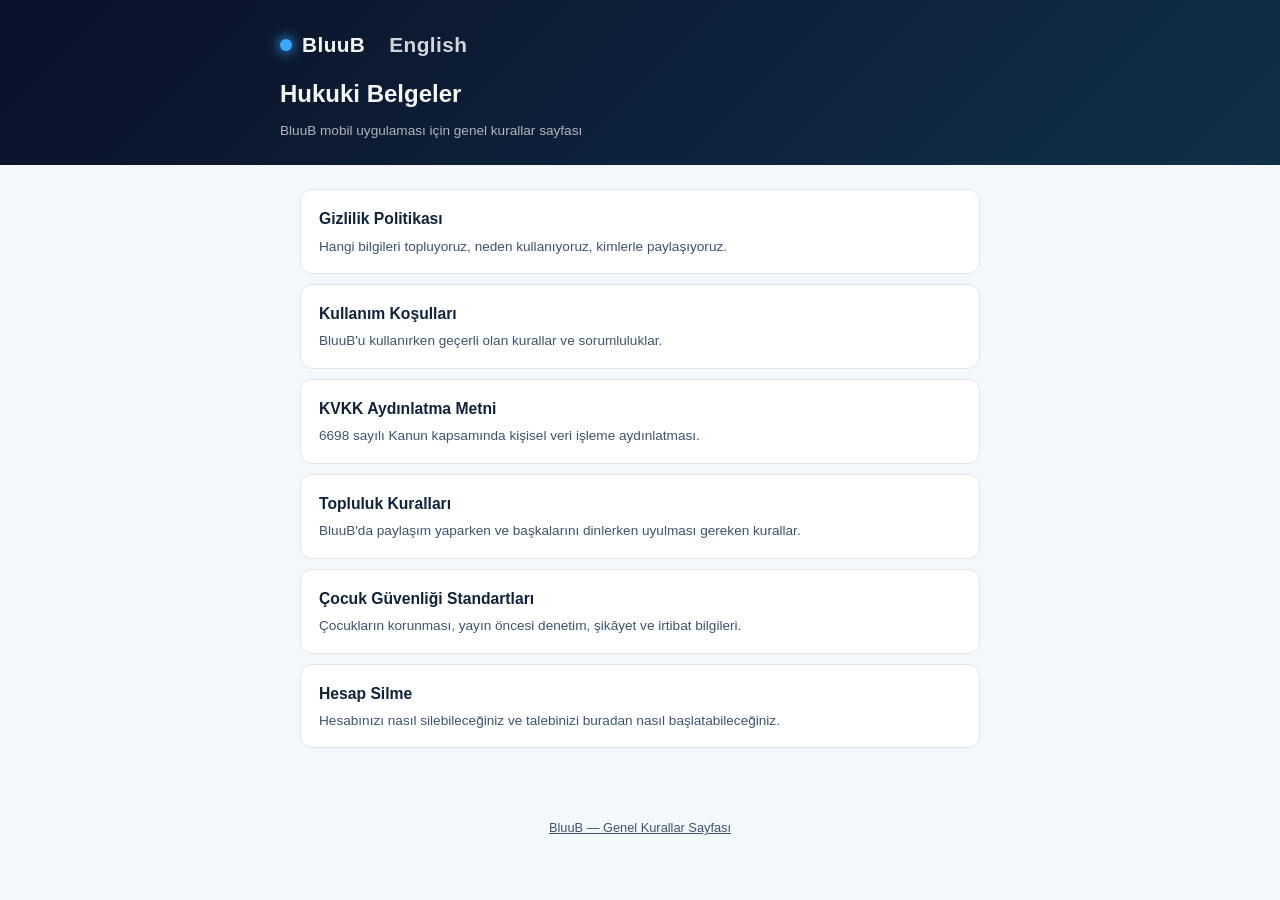
<file: index.html>
<!doctype html>
<html lang="tr">
<head>
<meta charset="utf-8">
<meta name="viewport" content="width=device-width, initial-scale=1">
<title>Hukuki Belgeler — BluuB</title>
<meta name="robots" content="index, follow">
<link rel="stylesheet" href="assets/style.css">
<link rel="alternate" hreflang="en" href="en/">
</head>
<body>
<header class="site-header">
  <div class="brand"><span class="logo-dot"></span><a href="">BluuB</a>
    <a class="lang-switch" href="en/" lang="en">English</a></div>
  <div class="page-title">
    <h1>Hukuki Belgeler</h1>
    <div class="meta">BluuB mobil uygulaması için genel kurallar sayfası</div>
  </div>
</header>
<main>
<ul class="index-list">
  <li><a href="privacy/">Gizlilik Politikası
    <span class="desc">Hangi bilgileri topluyoruz, neden kullanıyoruz, kimlerle paylaşıyoruz.</span>
  </a></li>
  <li><a href="terms/">Kullanım Koşulları
    <span class="desc">BluuB&#x27;u kullanırken geçerli olan kurallar ve sorumluluklar.</span>
  </a></li>
  <li><a href="kvkk/">KVKK Aydınlatma Metni
    <span class="desc">6698 sayılı Kanun kapsamında kişisel veri işleme aydınlatması.</span>
  </a></li>
  <li><a href="community/">Topluluk Kuralları
    <span class="desc">BluuB&#x27;da paylaşım yaparken ve başkalarını dinlerken uyulması gereken kurallar.</span>
  </a></li>
  <li><a href="child-safety/">Çocuk Güvenliği Standartları
    <span class="desc">Çocukların korunması, yayın öncesi denetim, şikâyet ve irtibat bilgileri.</span>
  </a></li>
  <li><a href="account-deletion/">Hesap Silme
    <span class="desc">Hesabınızı nasıl silebileceğiniz ve talebinizi buradan nasıl başlatabileceğiniz.</span>
  </a></li>
</ul>
</main>
<footer class="site-footer">
  <a href="">BluuB — Genel Kurallar Sayfası</a>
</footer>
</body>
</html>
</file>
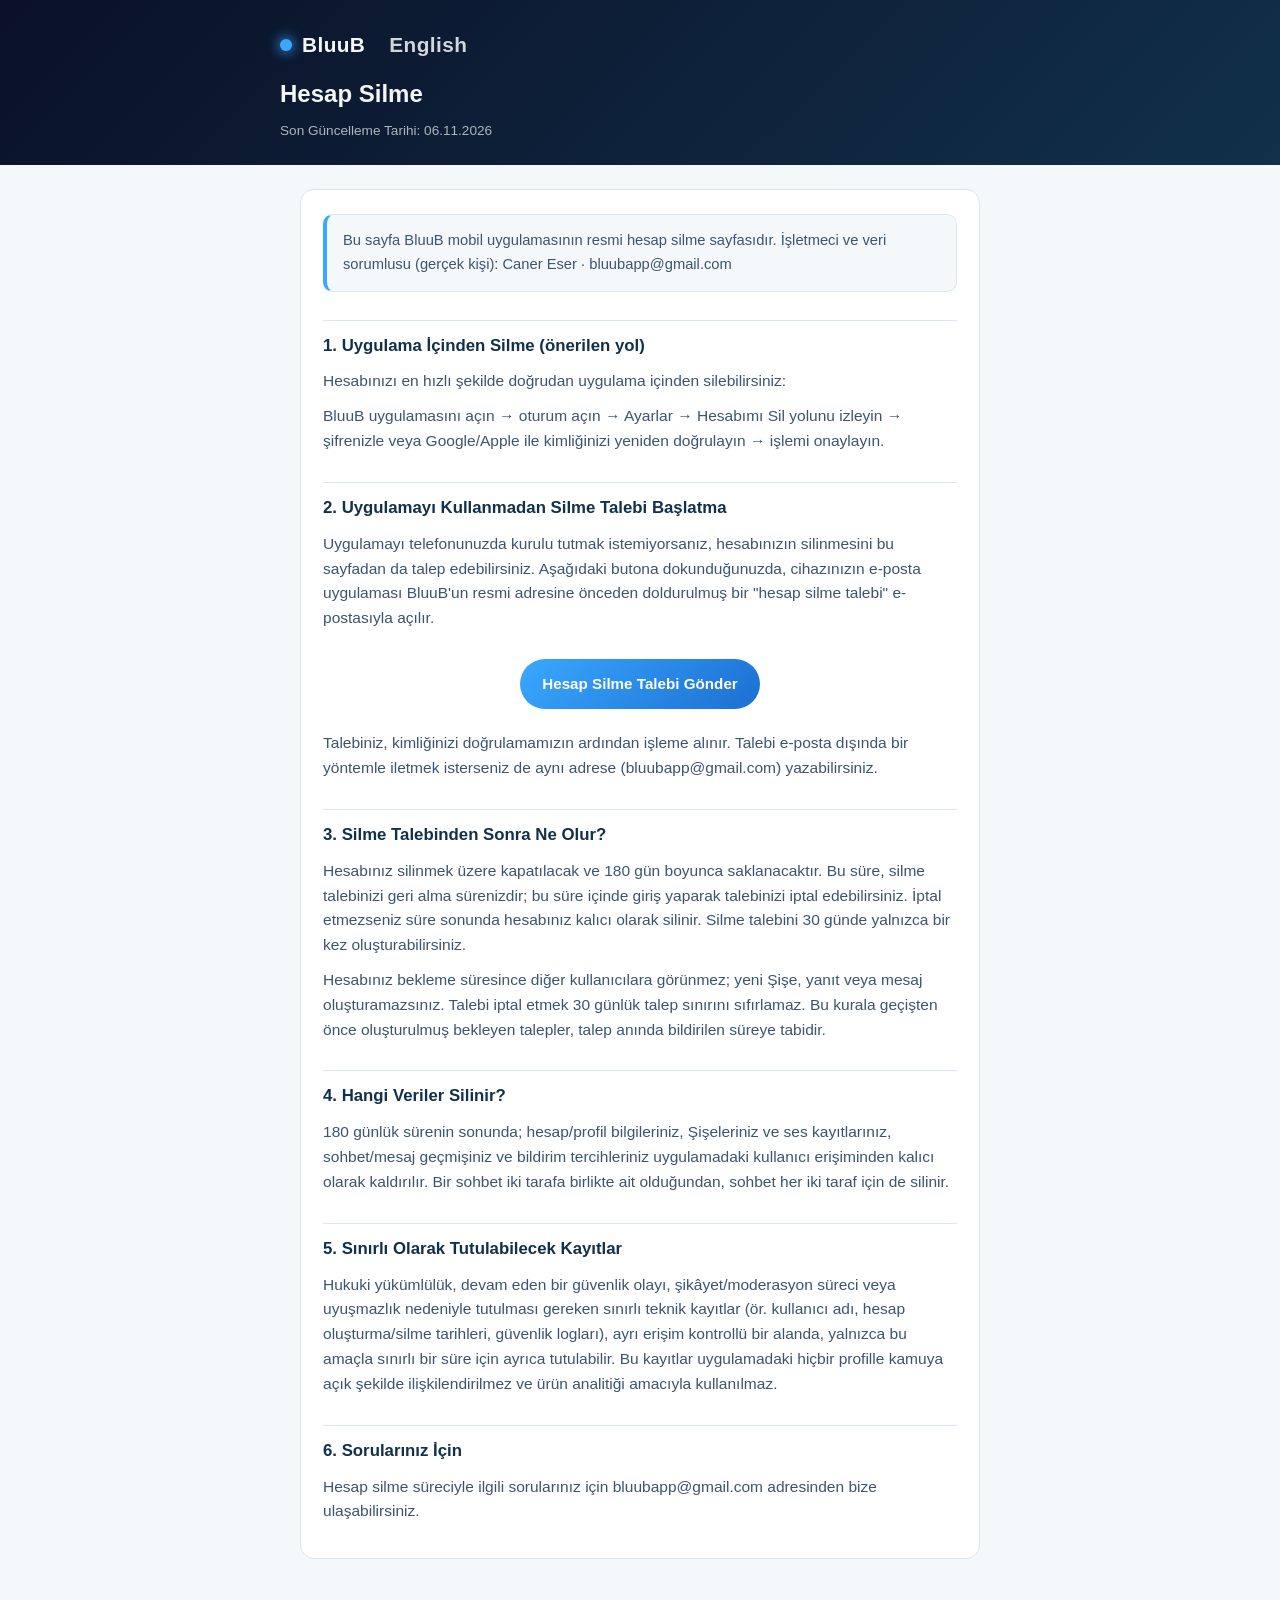
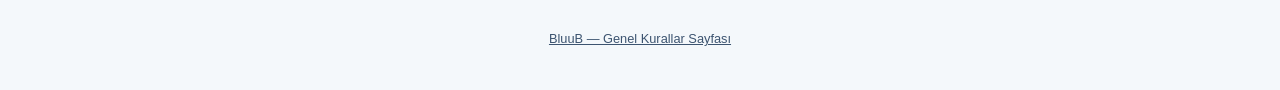
<file: account-deletion/index.html>
<!doctype html>
<html lang="tr">
<head>
<meta charset="utf-8">
<meta name="viewport" content="width=device-width, initial-scale=1">
<title>Hesap Silme — BluuB</title>
<meta name="robots" content="index, follow">
<link rel="stylesheet" href="../assets/style.css">
<link rel="alternate" hreflang="en" href="../en/account-deletion/">
</head>
<body>
<header class="site-header">
  <div class="brand"><span class="logo-dot"></span><a href="../">BluuB</a>
    <a class="lang-switch" href="../en/account-deletion/" lang="en">English</a></div>
  <div class="page-title">
    <h1>Hesap Silme</h1>
    <div class="meta">Son Güncelleme Tarihi: 06.11.2026</div>
  </div>
</header>
<main>
<article>
<div class="callout">
Bu sayfa BluuB mobil uygulamasının resmi hesap silme sayfasıdır. İşletmeci ve veri sorumlusu (gerçek kişi): Caner Eser · bluubapp@gmail.com
</div>
<h2>1. Uygulama İçinden Silme (önerilen yol)</h2>
<p>Hesabınızı en hızlı şekilde doğrudan uygulama içinden silebilirsiniz:</p>
<p>BluuB uygulamasını açın → oturum açın → Ayarlar → Hesabımı Sil yolunu izleyin → şifrenizle veya Google/Apple ile kimliğinizi yeniden doğrulayın → işlemi onaylayın.</p>
<h2>2. Uygulamayı Kullanmadan Silme Talebi Başlatma</h2>
<p>Uygulamayı telefonunuzda kurulu tutmak istemiyorsanız, hesabınızın silinmesini bu sayfadan da talep edebilirsiniz. Aşağıdaki butona dokunduğunuzda, cihazınızın e-posta uygulaması BluuB'un resmi adresine önceden doldurulmuş bir "hesap silme talebi" e-postasıyla açılır.</p>
<p style="text-align:center; margin: 22px 0;">
  <a class="cta" href="mailto:bluubapp@gmail.com?subject=BluuB%20Hesap%20Silme%20Talebi&amp;body=Merhaba%2C%0A%0ABluuB%20hesab%C4%B1m%C4%B1n%20silinmesini%20talep%20ediyorum.%0A%0AKay%C4%B1tl%C4%B1%20e-posta%20adresim%3A%20%0AKullan%C4%B1c%C4%B1%20ad%C4%B1m%20%28nickname%29%3A%20%0A%0ANot%3A%20Kimli%C4%9Finizi%20do%C4%9Frulayabilmemiz%20i%C3%A7in%20yukar%C4%B1daki%20alanlar%C4%B1%20doldurman%C4%B1z%C4%B1%20rica%20ederiz.">Hesap Silme Talebi Gönder</a>
</p>
<p>Talebiniz, kimliğinizi doğrulamamızın ardından işleme alınır. Talebi e-posta dışında bir yöntemle iletmek isterseniz de aynı adrese (bluubapp@gmail.com) yazabilirsiniz.</p>
<h2>3. Silme Talebinden Sonra Ne Olur?</h2>
<p>Hesabınız silinmek üzere kapatılacak ve 180 gün boyunca saklanacaktır. Bu süre, silme talebinizi geri alma sürenizdir; bu süre içinde giriş yaparak talebinizi iptal edebilirsiniz. İptal etmezseniz süre sonunda hesabınız kalıcı olarak silinir. Silme talebini 30 günde yalnızca bir kez oluşturabilirsiniz.</p>
<p>Hesabınız bekleme süresince diğer kullanıcılara görünmez; yeni Şişe, yanıt veya mesaj oluşturamazsınız. Talebi iptal etmek 30 günlük talep sınırını sıfırlamaz. Bu kurala geçişten önce oluşturulmuş bekleyen talepler, talep anında bildirilen süreye tabidir.</p>
<h2>4. Hangi Veriler Silinir?</h2>
<p>180 günlük sürenin sonunda; hesap/profil bilgileriniz, Şişeleriniz ve ses kayıtlarınız, sohbet/mesaj geçmişiniz ve bildirim tercihleriniz uygulamadaki kullanıcı erişiminden kalıcı olarak kaldırılır. Bir sohbet iki tarafa birlikte ait olduğundan, sohbet her iki taraf için de silinir.</p>
<h2>5. Sınırlı Olarak Tutulabilecek Kayıtlar</h2>
<p>Hukuki yükümlülük, devam eden bir güvenlik olayı, şikâyet/moderasyon süreci veya uyuşmazlık nedeniyle tutulması gereken sınırlı teknik kayıtlar (ör. kullanıcı adı, hesap oluşturma/silme tarihleri, güvenlik logları), ayrı erişim kontrollü bir alanda, yalnızca bu amaçla sınırlı bir süre için ayrıca tutulabilir. Bu kayıtlar uygulamadaki hiçbir profille kamuya açık şekilde ilişkilendirilmez ve ürün analitiği amacıyla kullanılmaz.</p>
<h2>6. Sorularınız İçin</h2>
<p>Hesap silme süreciyle ilgili sorularınız için bluubapp@gmail.com adresinden bize ulaşabilirsiniz.</p>
</article>
</main>
<footer class="site-footer">
  <a href="../">BluuB — Genel Kurallar Sayfası</a>
</footer>
</body>
</html>
</file>
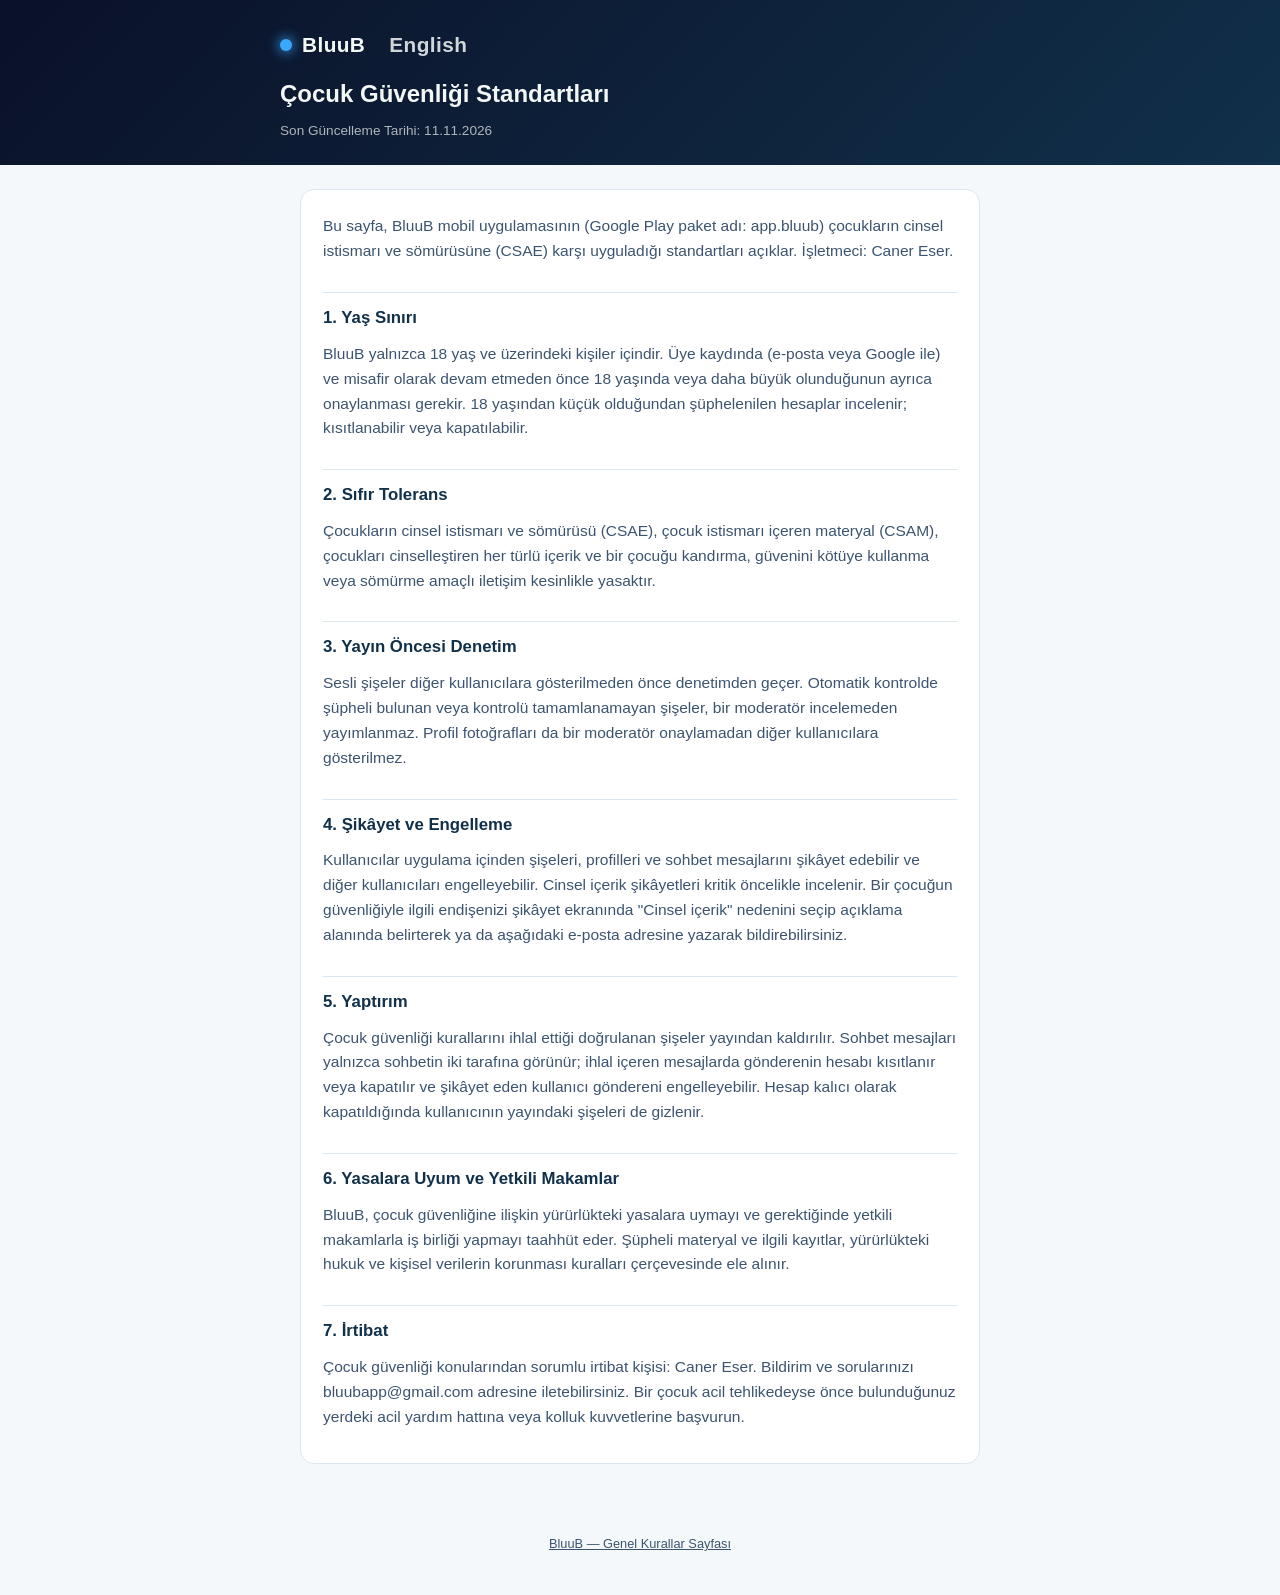
<file: child-safety/index.html>
<!doctype html>
<html lang="tr">
<head>
<meta charset="utf-8">
<meta name="viewport" content="width=device-width, initial-scale=1">
<title>Çocuk Güvenliği Standartları — BluuB</title>
<meta name="robots" content="index, follow">
<link rel="stylesheet" href="../assets/style.css">
<link rel="alternate" hreflang="en" href="../en/child-safety/">
</head>
<body>
<header class="site-header">
  <div class="brand"><span class="logo-dot"></span><a href="../">BluuB</a>
    <a class="lang-switch" href="../en/child-safety/" lang="en">English</a></div>
  <div class="page-title">
    <h1>Çocuk Güvenliği Standartları</h1>
    <div class="meta">Son Güncelleme Tarihi: 11.11.2026</div>
  </div>
</header>
<main>
<article>
<p>Bu sayfa, BluuB mobil uygulamasının (Google Play paket adı: app.bluub) çocukların cinsel istismarı ve sömürüsüne (CSAE) karşı uyguladığı standartları açıklar. İşletmeci: Caner Eser.</p>
<h2>1. Yaş Sınırı</h2>
<p>BluuB yalnızca 18 yaş ve üzerindeki kişiler içindir. Üye kaydında (e-posta veya Google ile) ve misafir olarak devam etmeden önce 18 yaşında veya daha büyük olunduğunun ayrıca onaylanması gerekir. 18 yaşından küçük olduğundan şüphelenilen hesaplar incelenir; kısıtlanabilir veya kapatılabilir.</p>
<h2>2. Sıfır Tolerans</h2>
<p>Çocukların cinsel istismarı ve sömürüsü (CSAE), çocuk istismarı içeren materyal (CSAM), çocukları cinselleştiren her türlü içerik ve bir çocuğu kandırma, güvenini kötüye kullanma veya sömürme amaçlı iletişim kesinlikle yasaktır.</p>
<h2>3. Yayın Öncesi Denetim</h2>
<p>Sesli şişeler diğer kullanıcılara gösterilmeden önce denetimden geçer. Otomatik kontrolde şüpheli bulunan veya kontrolü tamamlanamayan şişeler, bir moderatör incelemeden yayımlanmaz. Profil fotoğrafları da bir moderatör onaylamadan diğer kullanıcılara gösterilmez.</p>
<h2>4. Şikâyet ve Engelleme</h2>
<p>Kullanıcılar uygulama içinden şişeleri, profilleri ve sohbet mesajlarını şikâyet edebilir ve diğer kullanıcıları engelleyebilir. Cinsel içerik şikâyetleri kritik öncelikle incelenir. Bir çocuğun güvenliğiyle ilgili endişenizi şikâyet ekranında "Cinsel içerik" nedenini seçip açıklama alanında belirterek ya da aşağıdaki e-posta adresine yazarak bildirebilirsiniz.</p>
<h2>5. Yaptırım</h2>
<p>Çocuk güvenliği kurallarını ihlal ettiği doğrulanan şişeler yayından kaldırılır. Sohbet mesajları yalnızca sohbetin iki tarafına görünür; ihlal içeren mesajlarda gönderenin hesabı kısıtlanır veya kapatılır ve şikâyet eden kullanıcı göndereni engelleyebilir. Hesap kalıcı olarak kapatıldığında kullanıcının yayındaki şişeleri de gizlenir.</p>
<h2>6. Yasalara Uyum ve Yetkili Makamlar</h2>
<p>BluuB, çocuk güvenliğine ilişkin yürürlükteki yasalara uymayı ve gerektiğinde yetkili makamlarla iş birliği yapmayı taahhüt eder. Şüpheli materyal ve ilgili kayıtlar, yürürlükteki hukuk ve kişisel verilerin korunması kuralları çerçevesinde ele alınır.</p>
<h2>7. İrtibat</h2>
<p>Çocuk güvenliği konularından sorumlu irtibat kişisi: Caner Eser. Bildirim ve sorularınızı bluubapp@gmail.com adresine iletebilirsiniz. Bir çocuk acil tehlikedeyse önce bulunduğunuz yerdeki acil yardım hattına veya kolluk kuvvetlerine başvurun.</p>
</article>
</main>
<footer class="site-footer">
  <a href="../">BluuB — Genel Kurallar Sayfası</a>
</footer>
</body>
</html>
</file>
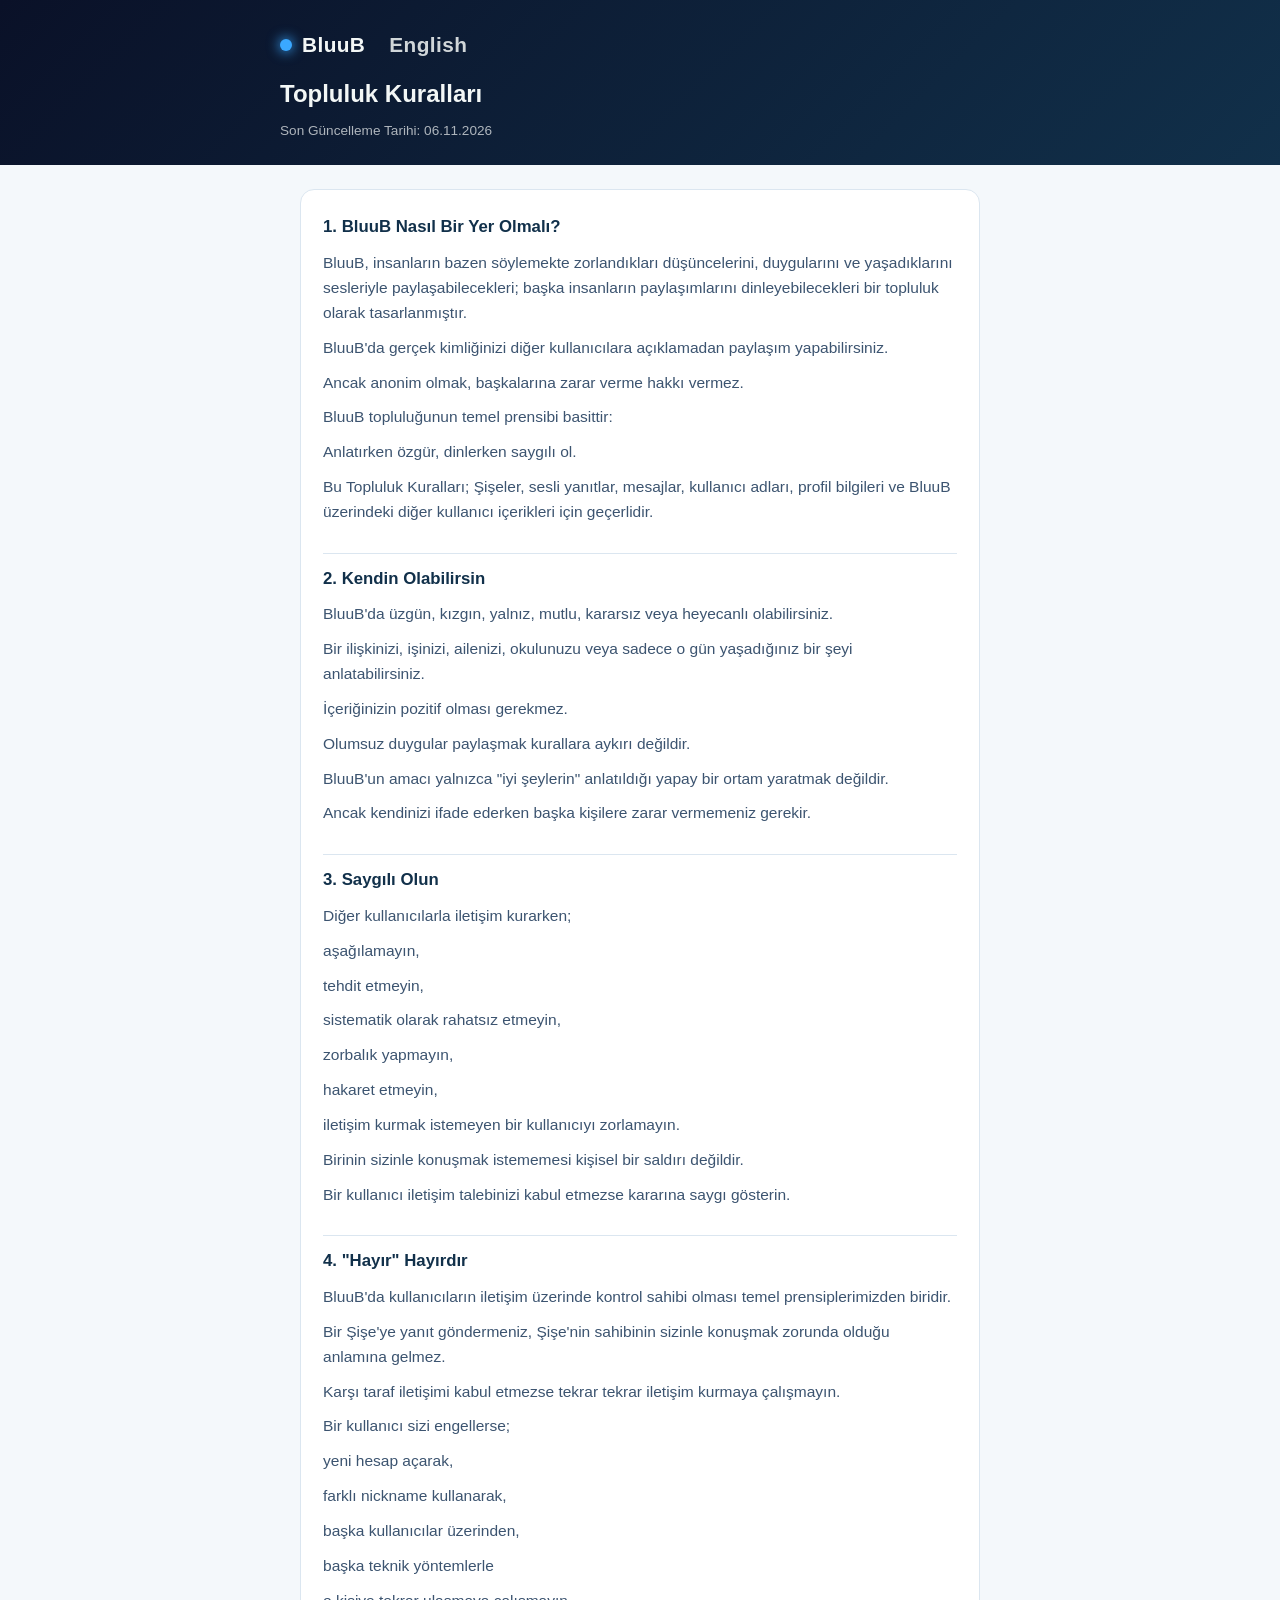
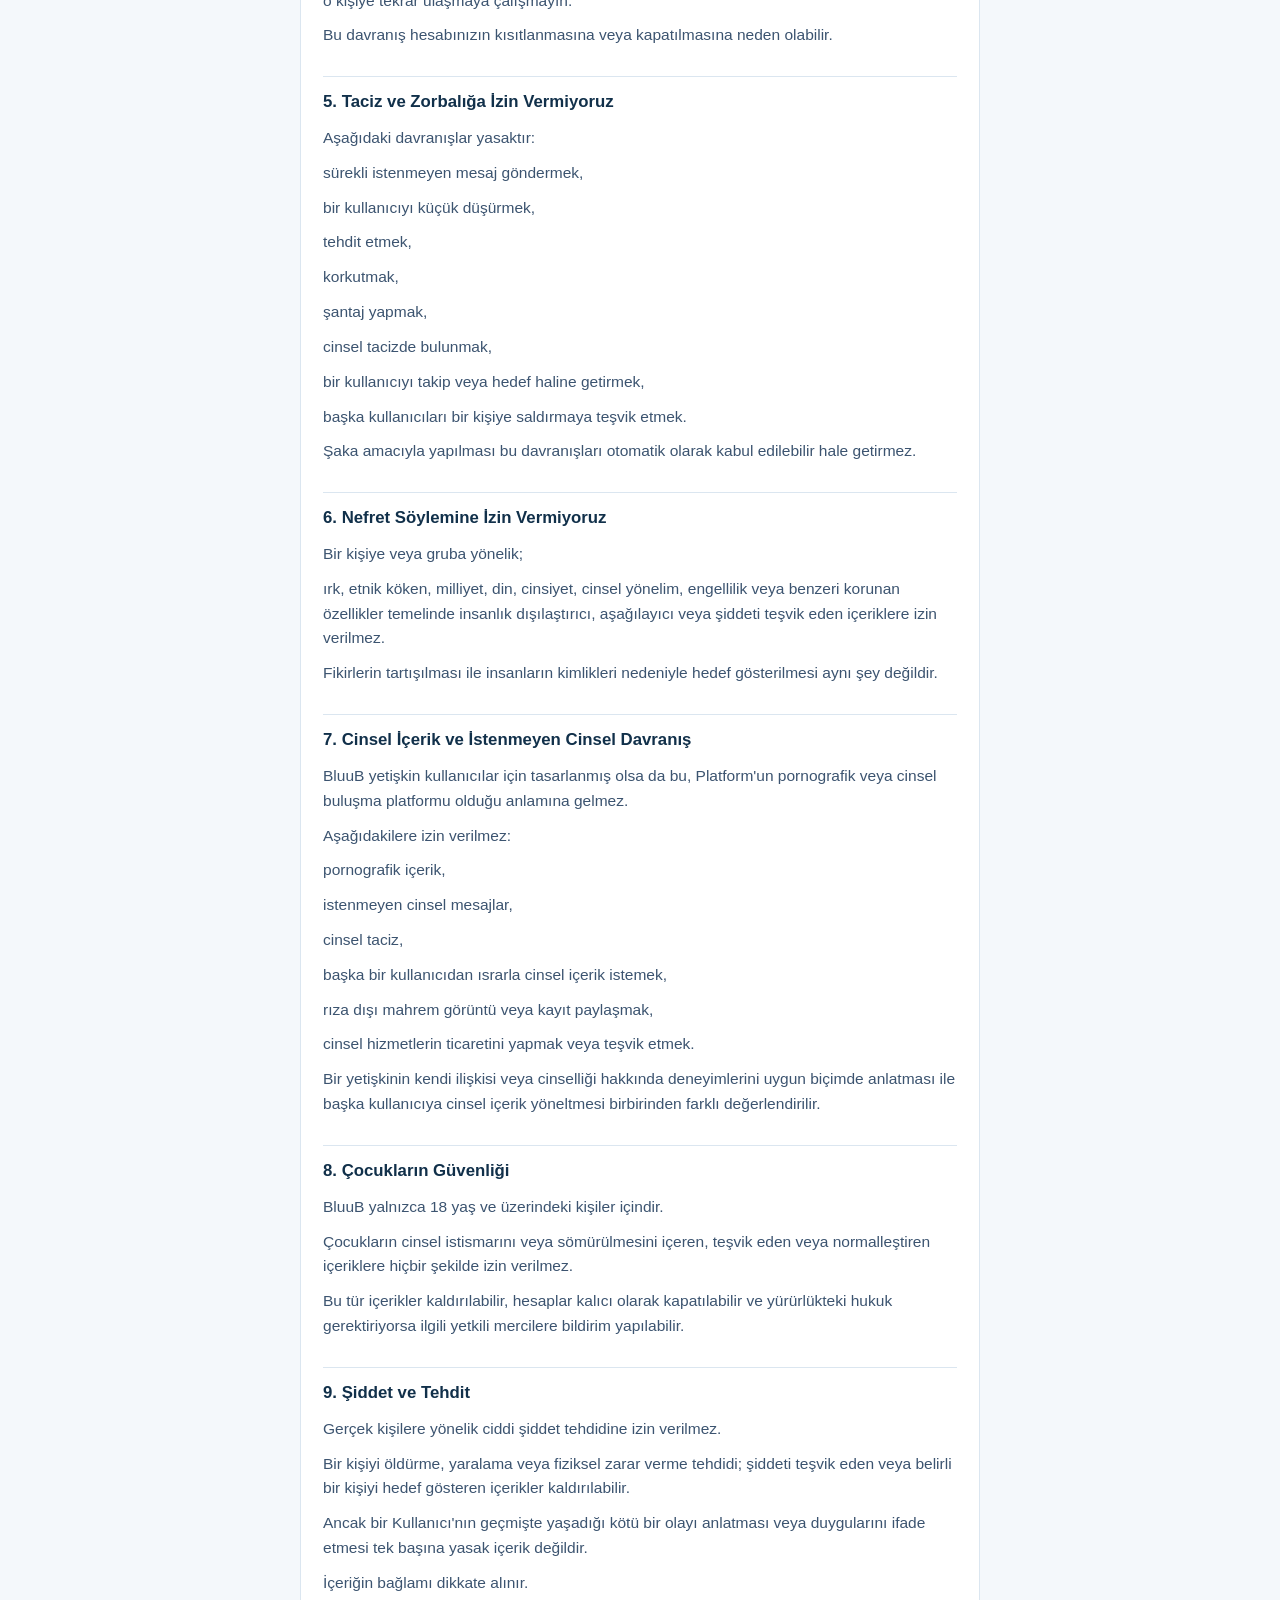
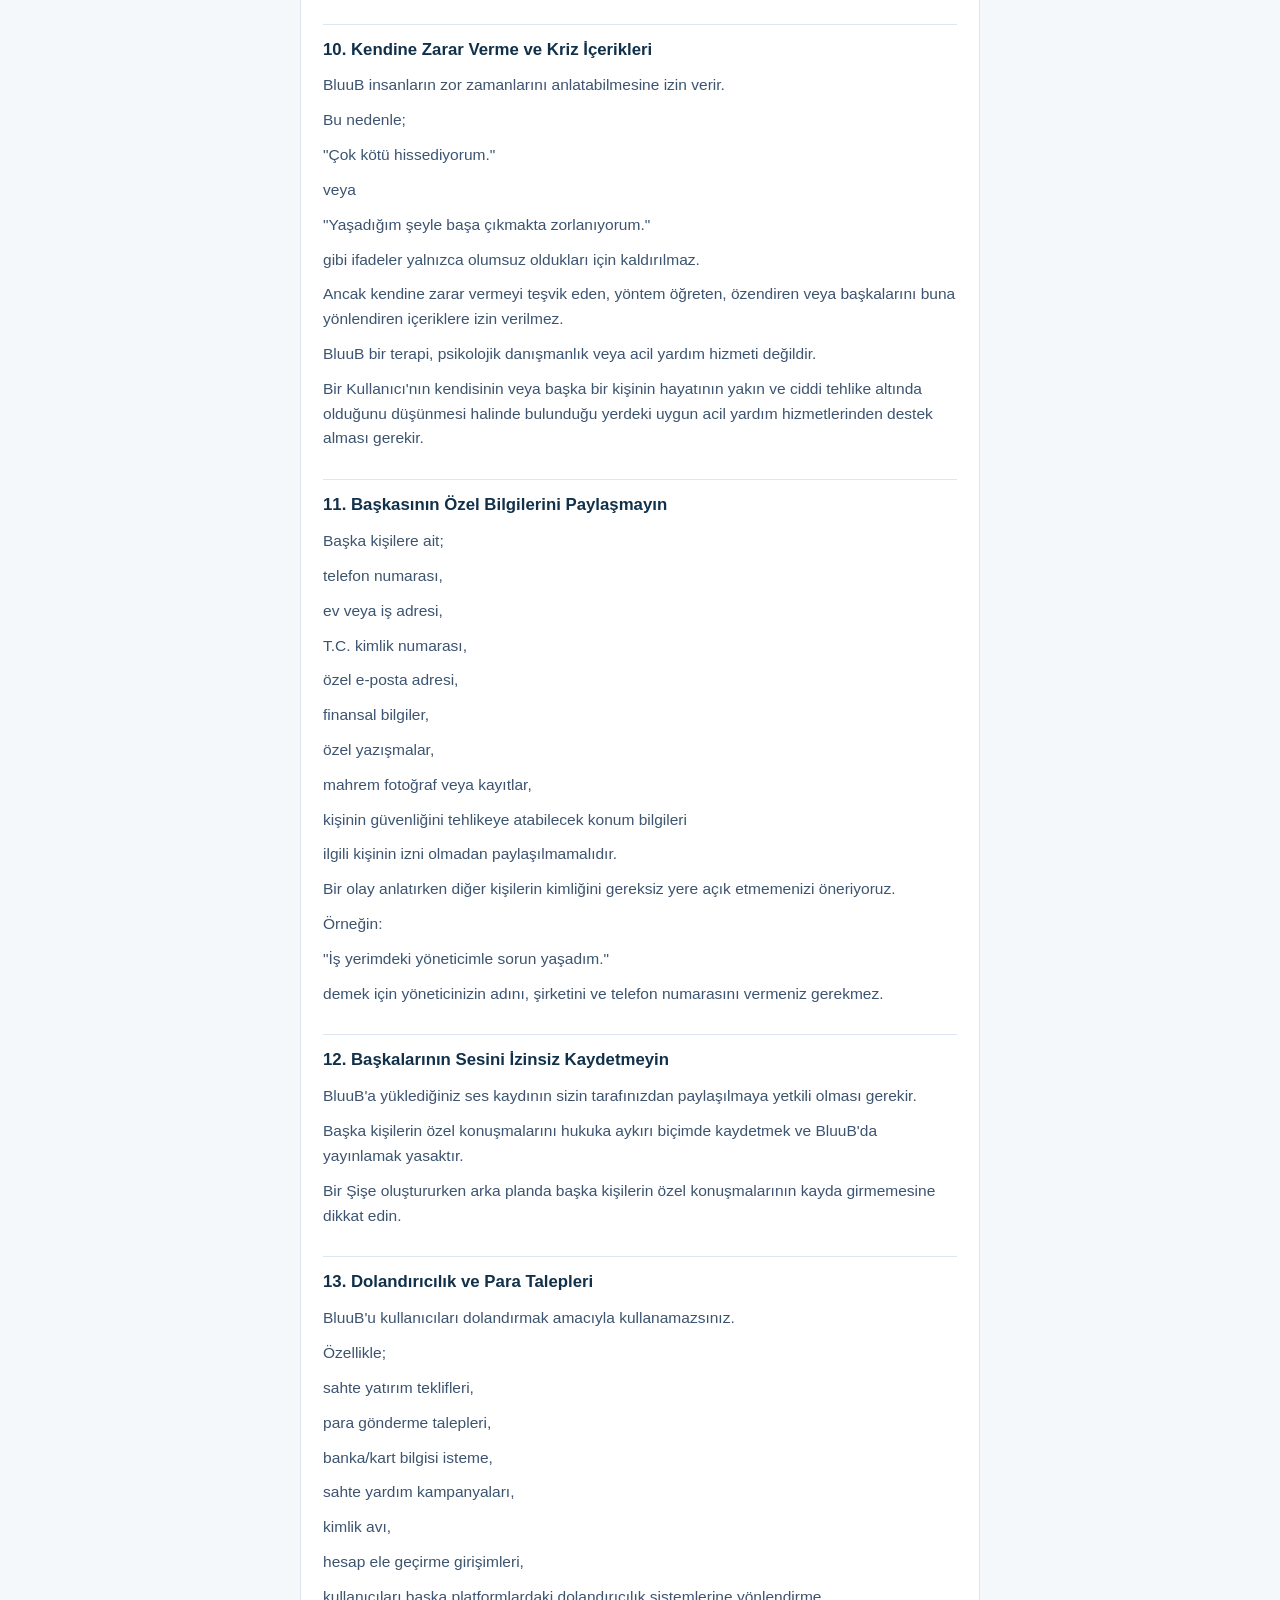
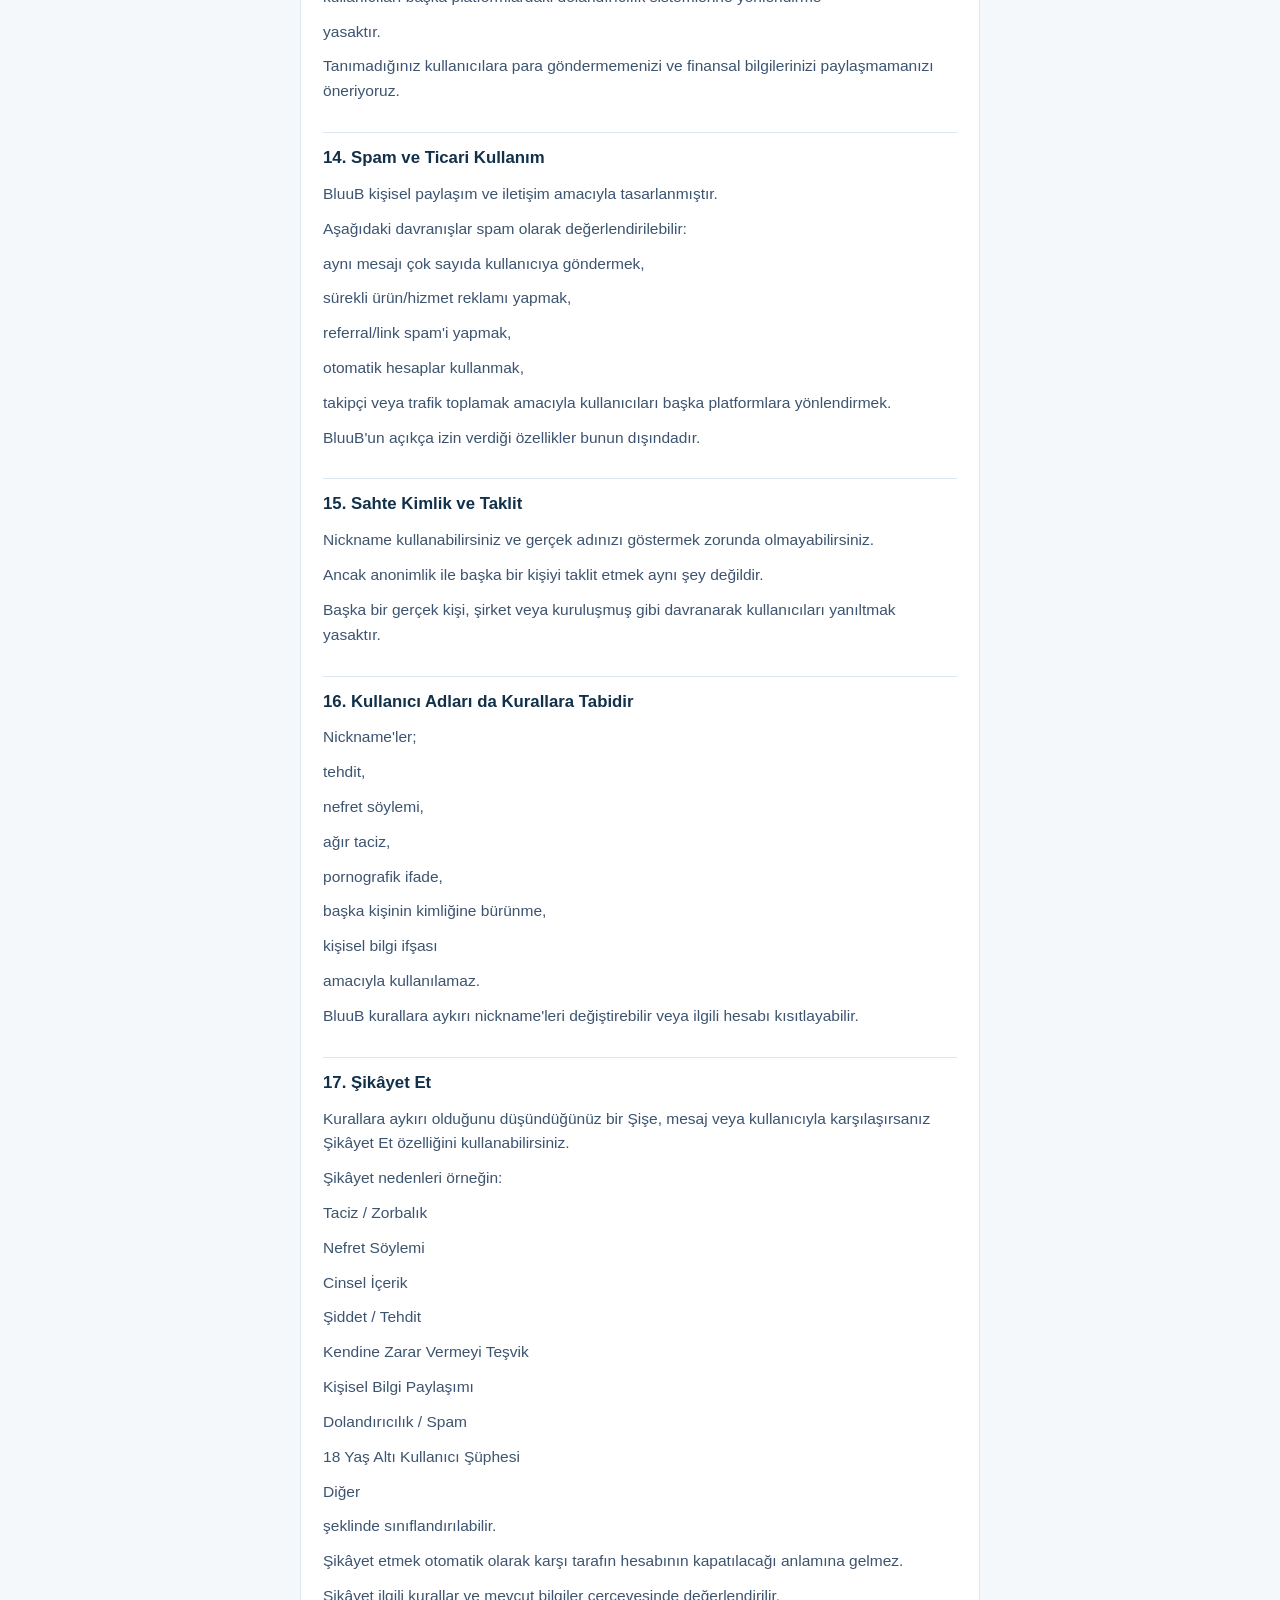
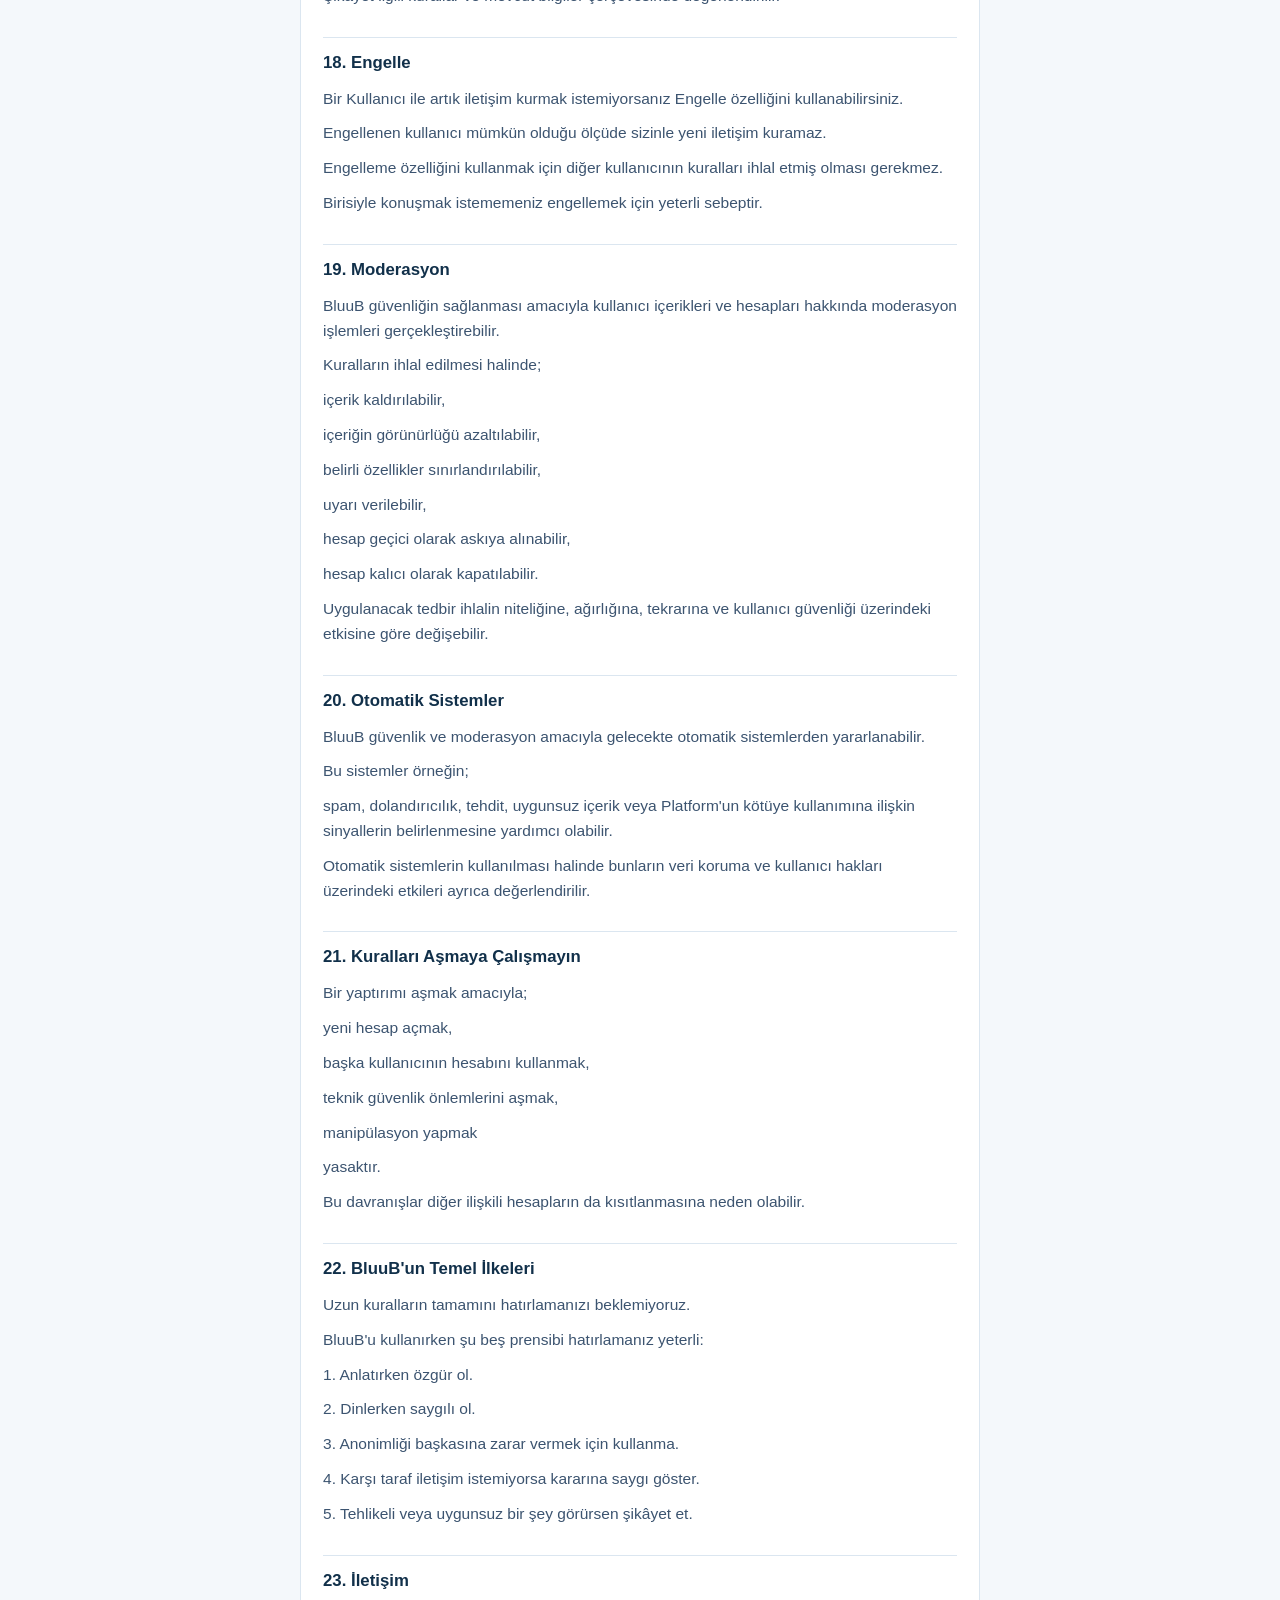
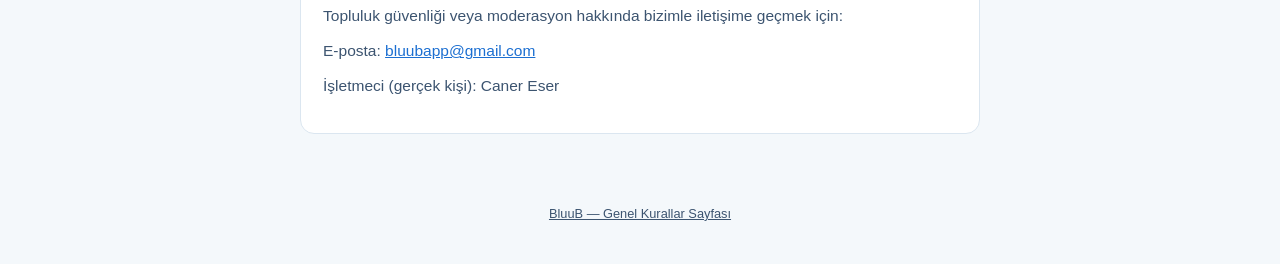
<file: community/index.html>
<!doctype html>
<html lang="tr">
<head>
<meta charset="utf-8">
<meta name="viewport" content="width=device-width, initial-scale=1">
<title>Topluluk Kuralları — BluuB</title>
<meta name="robots" content="index, follow">
<link rel="stylesheet" href="../assets/style.css">
<link rel="alternate" hreflang="en" href="../en/community/">
</head>
<body>
<header class="site-header">
  <div class="brand"><span class="logo-dot"></span><a href="../">BluuB</a>
    <a class="lang-switch" href="../en/community/" lang="en">English</a></div>
  <div class="page-title">
    <h1>Topluluk Kuralları</h1>
    <div class="meta">Son Güncelleme Tarihi: 06.11.2026</div>
  </div>
</header>
<main>
<article>
<h2>1. BluuB Nasıl Bir Yer Olmalı?</h2>
<p>BluuB, insanların bazen söylemekte zorlandıkları düşüncelerini, duygularını ve yaşadıklarını sesleriyle paylaşabilecekleri; başka insanların paylaşımlarını dinleyebilecekleri bir topluluk olarak tasarlanmıştır.</p>
<p>BluuB'da gerçek kimliğinizi diğer kullanıcılara açıklamadan paylaşım yapabilirsiniz.</p>
<p>Ancak anonim olmak, başkalarına zarar verme hakkı vermez.</p>
<p>BluuB topluluğunun temel prensibi basittir:</p>
<p>Anlatırken özgür, dinlerken saygılı ol.</p>
<p>Bu Topluluk Kuralları; Şişeler, sesli yanıtlar, mesajlar, kullanıcı adları, profil bilgileri ve BluuB üzerindeki diğer kullanıcı içerikleri için geçerlidir.</p>
<h2>2. Kendin Olabilirsin</h2>
<p>BluuB'da üzgün, kızgın, yalnız, mutlu, kararsız veya heyecanlı olabilirsiniz.</p>
<p>Bir ilişkinizi, işinizi, ailenizi, okulunuzu veya sadece o gün yaşadığınız bir şeyi anlatabilirsiniz.</p>
<p>İçeriğinizin pozitif olması gerekmez.</p>
<p>Olumsuz duygular paylaşmak kurallara aykırı değildir.</p>
<p>BluuB'un amacı yalnızca "iyi şeylerin" anlatıldığı yapay bir ortam yaratmak değildir.</p>
<p>Ancak kendinizi ifade ederken başka kişilere zarar vermemeniz gerekir.</p>
<h2>3. Saygılı Olun</h2>
<p>Diğer kullanıcılarla iletişim kurarken;</p>
<p>aşağılamayın,</p>
<p>tehdit etmeyin,</p>
<p>sistematik olarak rahatsız etmeyin,</p>
<p>zorbalık yapmayın,</p>
<p>hakaret etmeyin,</p>
<p>iletişim kurmak istemeyen bir kullanıcıyı zorlamayın.</p>
<p>Birinin sizinle konuşmak istememesi kişisel bir saldırı değildir.</p>
<p>Bir kullanıcı iletişim talebinizi kabul etmezse kararına saygı gösterin.</p>
<h2>4. "Hayır" Hayırdır</h2>
<p>BluuB'da kullanıcıların iletişim üzerinde kontrol sahibi olması temel prensiplerimizden biridir.</p>
<p>Bir Şişe'ye yanıt göndermeniz, Şişe'nin sahibinin sizinle konuşmak zorunda olduğu anlamına gelmez.</p>
<p>Karşı taraf iletişimi kabul etmezse tekrar tekrar iletişim kurmaya çalışmayın.</p>
<p>Bir kullanıcı sizi engellerse;</p>
<p>yeni hesap açarak,</p>
<p>farklı nickname kullanarak,</p>
<p>başka kullanıcılar üzerinden,</p>
<p>başka teknik yöntemlerle</p>
<p>o kişiye tekrar ulaşmaya çalışmayın.</p>
<p>Bu davranış hesabınızın kısıtlanmasına veya kapatılmasına neden olabilir.</p>
<h2>5. Taciz ve Zorbalığa İzin Vermiyoruz</h2>
<p>Aşağıdaki davranışlar yasaktır:</p>
<p>sürekli istenmeyen mesaj göndermek,</p>
<p>bir kullanıcıyı küçük düşürmek,</p>
<p>tehdit etmek,</p>
<p>korkutmak,</p>
<p>şantaj yapmak,</p>
<p>cinsel tacizde bulunmak,</p>
<p>bir kullanıcıyı takip veya hedef haline getirmek,</p>
<p>başka kullanıcıları bir kişiye saldırmaya teşvik etmek.</p>
<p>Şaka amacıyla yapılması bu davranışları otomatik olarak kabul edilebilir hale getirmez.</p>
<h2>6. Nefret Söylemine İzin Vermiyoruz</h2>
<p>Bir kişiye veya gruba yönelik;</p>
<p>ırk, etnik köken, milliyet, din, cinsiyet, cinsel yönelim, engellilik veya benzeri korunan özellikler temelinde insanlık dışılaştırıcı, aşağılayıcı veya şiddeti teşvik eden içeriklere izin verilmez.</p>
<p>Fikirlerin tartışılması ile insanların kimlikleri nedeniyle hedef gösterilmesi aynı şey değildir.</p>
<h2>7. Cinsel İçerik ve İstenmeyen Cinsel Davranış</h2>
<p>BluuB yetişkin kullanıcılar için tasarlanmış olsa da bu, Platform'un pornografik veya cinsel buluşma platformu olduğu anlamına gelmez.</p>
<p>Aşağıdakilere izin verilmez:</p>
<p>pornografik içerik,</p>
<p>istenmeyen cinsel mesajlar,</p>
<p>cinsel taciz,</p>
<p>başka bir kullanıcıdan ısrarla cinsel içerik istemek,</p>
<p>rıza dışı mahrem görüntü veya kayıt paylaşmak,</p>
<p>cinsel hizmetlerin ticaretini yapmak veya teşvik etmek.</p>
<p>Bir yetişkinin kendi ilişkisi veya cinselliği hakkında deneyimlerini uygun biçimde anlatması ile başka kullanıcıya cinsel içerik yöneltmesi birbirinden farklı değerlendirilir.</p>
<h2>8. Çocukların Güvenliği</h2>
<p>BluuB yalnızca 18 yaş ve üzerindeki kişiler içindir.</p>
<p>Çocukların cinsel istismarını veya sömürülmesini içeren, teşvik eden veya normalleştiren içeriklere hiçbir şekilde izin verilmez.</p>
<p>Bu tür içerikler kaldırılabilir, hesaplar kalıcı olarak kapatılabilir ve yürürlükteki hukuk gerektiriyorsa ilgili yetkili mercilere bildirim yapılabilir.</p>
<h2>9. Şiddet ve Tehdit</h2>
<p>Gerçek kişilere yönelik ciddi şiddet tehdidine izin verilmez.</p>
<p>Bir kişiyi öldürme, yaralama veya fiziksel zarar verme tehdidi; şiddeti teşvik eden veya belirli bir kişiyi hedef gösteren içerikler kaldırılabilir.</p>
<p>Ancak bir Kullanıcı'nın geçmişte yaşadığı kötü bir olayı anlatması veya duygularını ifade etmesi tek başına yasak içerik değildir.</p>
<p>İçeriğin bağlamı dikkate alınır.</p>
<h2>10. Kendine Zarar Verme ve Kriz İçerikleri</h2>
<p>BluuB insanların zor zamanlarını anlatabilmesine izin verir.</p>
<p>Bu nedenle;</p>
<p>"Çok kötü hissediyorum."</p>
<p>veya</p>
<p>"Yaşadığım şeyle başa çıkmakta zorlanıyorum."</p>
<p>gibi ifadeler yalnızca olumsuz oldukları için kaldırılmaz.</p>
<p>Ancak kendine zarar vermeyi teşvik eden, yöntem öğreten, özendiren veya başkalarını buna yönlendiren içeriklere izin verilmez.</p>
<p>BluuB bir terapi, psikolojik danışmanlık veya acil yardım hizmeti değildir.</p>
<p>Bir Kullanıcı'nın kendisinin veya başka bir kişinin hayatının yakın ve ciddi tehlike altında olduğunu düşünmesi halinde bulunduğu yerdeki uygun acil yardım hizmetlerinden destek alması gerekir.</p>
<h2>11. Başkasının Özel Bilgilerini Paylaşmayın</h2>
<p>Başka kişilere ait;</p>
<p>telefon numarası,</p>
<p>ev veya iş adresi,</p>
<p>T.C. kimlik numarası,</p>
<p>özel e-posta adresi,</p>
<p>finansal bilgiler,</p>
<p>özel yazışmalar,</p>
<p>mahrem fotoğraf veya kayıtlar,</p>
<p>kişinin güvenliğini tehlikeye atabilecek konum bilgileri</p>
<p>ilgili kişinin izni olmadan paylaşılmamalıdır.</p>
<p>Bir olay anlatırken diğer kişilerin kimliğini gereksiz yere açık etmemenizi öneriyoruz.</p>
<p>Örneğin:</p>
<p>"İş yerimdeki yöneticimle sorun yaşadım."</p>
<p>demek için yöneticinizin adını, şirketini ve telefon numarasını vermeniz gerekmez.</p>
<h2>12. Başkalarının Sesini İzinsiz Kaydetmeyin</h2>
<p>BluuB'a yüklediğiniz ses kaydının sizin tarafınızdan paylaşılmaya yetkili olması gerekir.</p>
<p>Başka kişilerin özel konuşmalarını hukuka aykırı biçimde kaydetmek ve BluuB'da yayınlamak yasaktır.</p>
<p>Bir Şişe oluştururken arka planda başka kişilerin özel konuşmalarının kayda girmemesine dikkat edin.</p>
<h2>13. Dolandırıcılık ve Para Talepleri</h2>
<p>BluuB'u kullanıcıları dolandırmak amacıyla kullanamazsınız.</p>
<p>Özellikle;</p>
<p>sahte yatırım teklifleri,</p>
<p>para gönderme talepleri,</p>
<p>banka/kart bilgisi isteme,</p>
<p>sahte yardım kampanyaları,</p>
<p>kimlik avı,</p>
<p>hesap ele geçirme girişimleri,</p>
<p>kullanıcıları başka platformlardaki dolandırıcılık sistemlerine yönlendirme</p>
<p>yasaktır.</p>
<p>Tanımadığınız kullanıcılara para göndermemenizi ve finansal bilgilerinizi paylaşmamanızı öneriyoruz.</p>
<h2>14. Spam ve Ticari Kullanım</h2>
<p>BluuB kişisel paylaşım ve iletişim amacıyla tasarlanmıştır.</p>
<p>Aşağıdaki davranışlar spam olarak değerlendirilebilir:</p>
<p>aynı mesajı çok sayıda kullanıcıya göndermek,</p>
<p>sürekli ürün/hizmet reklamı yapmak,</p>
<p>referral/link spam'i yapmak,</p>
<p>otomatik hesaplar kullanmak,</p>
<p>takipçi veya trafik toplamak amacıyla kullanıcıları başka platformlara yönlendirmek.</p>
<p>BluuB'un açıkça izin verdiği özellikler bunun dışındadır.</p>
<h2>15. Sahte Kimlik ve Taklit</h2>
<p>Nickname kullanabilirsiniz ve gerçek adınızı göstermek zorunda olmayabilirsiniz.</p>
<p>Ancak anonimlik ile başka bir kişiyi taklit etmek aynı şey değildir.</p>
<p>Başka bir gerçek kişi, şirket veya kuruluşmuş gibi davranarak kullanıcıları yanıltmak yasaktır.</p>
<h2>16. Kullanıcı Adları da Kurallara Tabidir</h2>
<p>Nickname'ler;</p>
<p>tehdit,</p>
<p>nefret söylemi,</p>
<p>ağır taciz,</p>
<p>pornografik ifade,</p>
<p>başka kişinin kimliğine bürünme,</p>
<p>kişisel bilgi ifşası</p>
<p>amacıyla kullanılamaz.</p>
<p>BluuB kurallara aykırı nickname'leri değiştirebilir veya ilgili hesabı kısıtlayabilir.</p>
<h2>17. Şikâyet Et</h2>
<p>Kurallara aykırı olduğunu düşündüğünüz bir Şişe, mesaj veya kullanıcıyla karşılaşırsanız Şikâyet Et özelliğini kullanabilirsiniz.</p>
<p>Şikâyet nedenleri örneğin:</p>
<p>Taciz / Zorbalık</p>
<p>Nefret Söylemi</p>
<p>Cinsel İçerik</p>
<p>Şiddet / Tehdit</p>
<p>Kendine Zarar Vermeyi Teşvik</p>
<p>Kişisel Bilgi Paylaşımı</p>
<p>Dolandırıcılık / Spam</p>
<p>18 Yaş Altı Kullanıcı Şüphesi</p>
<p>Diğer</p>
<p>şeklinde sınıflandırılabilir.</p>
<p>Şikâyet etmek otomatik olarak karşı tarafın hesabının kapatılacağı anlamına gelmez.</p>
<p>Şikâyet ilgili kurallar ve mevcut bilgiler çerçevesinde değerlendirilir.</p>
<h2>18. Engelle</h2>
<p>Bir Kullanıcı ile artık iletişim kurmak istemiyorsanız Engelle özelliğini kullanabilirsiniz.</p>
<p>Engellenen kullanıcı mümkün olduğu ölçüde sizinle yeni iletişim kuramaz.</p>
<p>Engelleme özelliğini kullanmak için diğer kullanıcının kuralları ihlal etmiş olması gerekmez.</p>
<p>Birisiyle konuşmak istememeniz engellemek için yeterli sebeptir.</p>
<h2>19. Moderasyon</h2>
<p>BluuB güvenliğin sağlanması amacıyla kullanıcı içerikleri ve hesapları hakkında moderasyon işlemleri gerçekleştirebilir.</p>
<p>Kuralların ihlal edilmesi halinde;</p>
<p>içerik kaldırılabilir,</p>
<p>içeriğin görünürlüğü azaltılabilir,</p>
<p>belirli özellikler sınırlandırılabilir,</p>
<p>uyarı verilebilir,</p>
<p>hesap geçici olarak askıya alınabilir,</p>
<p>hesap kalıcı olarak kapatılabilir.</p>
<p>Uygulanacak tedbir ihlalin niteliğine, ağırlığına, tekrarına ve kullanıcı güvenliği üzerindeki etkisine göre değişebilir.</p>
<h2>20. Otomatik Sistemler</h2>
<p>BluuB güvenlik ve moderasyon amacıyla gelecekte otomatik sistemlerden yararlanabilir.</p>
<p>Bu sistemler örneğin;</p>
<p>spam, dolandırıcılık, tehdit, uygunsuz içerik veya Platform'un kötüye kullanımına ilişkin sinyallerin belirlenmesine yardımcı olabilir.</p>
<p>Otomatik sistemlerin kullanılması halinde bunların veri koruma ve kullanıcı hakları üzerindeki etkileri ayrıca değerlendirilir.</p>
<h2>21. Kuralları Aşmaya Çalışmayın</h2>
<p>Bir yaptırımı aşmak amacıyla;</p>
<p>yeni hesap açmak,</p>
<p>başka kullanıcının hesabını kullanmak,</p>
<p>teknik güvenlik önlemlerini aşmak,</p>
<p>manipülasyon yapmak</p>
<p>yasaktır.</p>
<p>Bu davranışlar diğer ilişkili hesapların da kısıtlanmasına neden olabilir.</p>
<h2>22. BluuB'un Temel İlkeleri</h2>
<p>Uzun kuralların tamamını hatırlamanızı beklemiyoruz.</p>
<p>BluuB'u kullanırken şu beş prensibi hatırlamanız yeterli:</p>
<p>1. Anlatırken özgür ol.</p>
<p>2. Dinlerken saygılı ol.</p>
<p>3. Anonimliği başkasına zarar vermek için kullanma.</p>
<p>4. Karşı taraf iletişim istemiyorsa kararına saygı göster.</p>
<p>5. Tehlikeli veya uygunsuz bir şey görürsen şikâyet et.</p>
<h2>23. İletişim</h2>
<p>Topluluk güvenliği veya moderasyon hakkında bizimle iletişime geçmek için:</p>
<p>E-posta: <a href="mailto:bluubapp@gmail.com">bluubapp@gmail.com</a></p>
<p>İşletmeci (gerçek kişi): Caner Eser</p>
</article>
</main>
<footer class="site-footer">
  <a href="../">BluuB — Genel Kurallar Sayfası</a>
</footer>
</body>
</html>
</file>
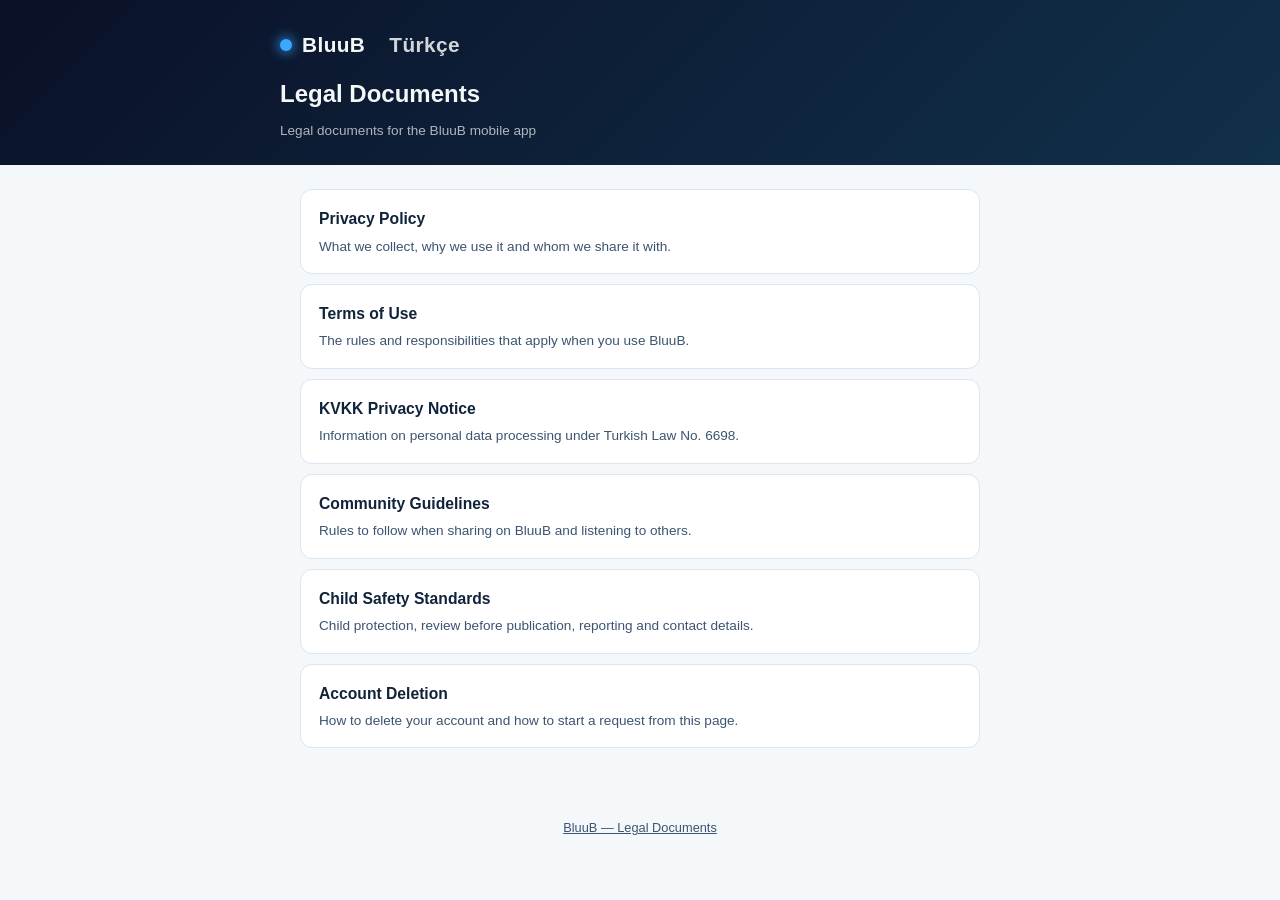
<file: en/index.html>
<!doctype html>
<html lang="en">
<head>
<meta charset="utf-8">
<meta name="viewport" content="width=device-width, initial-scale=1">
<title>Legal Documents — BluuB</title>
<meta name="robots" content="index, follow">
<link rel="stylesheet" href="../assets/style.css">
<link rel="alternate" hreflang="tr" href="../">
</head>
<body>
<header class="site-header">
  <div class="brand"><span class="logo-dot"></span><a href="../en/">BluuB</a>
    <a class="lang-switch" href="../" lang="tr">Türkçe</a></div>
  <div class="page-title">
    <h1>Legal Documents</h1>
    <div class="meta">Legal documents for the BluuB mobile app</div>
  </div>
</header>
<main>
<ul class="index-list">
  <li><a href="privacy/">Privacy Policy
    <span class="desc">What we collect, why we use it and whom we share it with.</span>
  </a></li>
  <li><a href="terms/">Terms of Use
    <span class="desc">The rules and responsibilities that apply when you use BluuB.</span>
  </a></li>
  <li><a href="kvkk/">KVKK Privacy Notice
    <span class="desc">Information on personal data processing under Turkish Law No. 6698.</span>
  </a></li>
  <li><a href="community/">Community Guidelines
    <span class="desc">Rules to follow when sharing on BluuB and listening to others.</span>
  </a></li>
  <li><a href="child-safety/">Child Safety Standards
    <span class="desc">Child protection, review before publication, reporting and contact details.</span>
  </a></li>
  <li><a href="account-deletion/">Account Deletion
    <span class="desc">How to delete your account and how to start a request from this page.</span>
  </a></li>
</ul>
</main>
<footer class="site-footer">
  <a href="../en/">BluuB — Legal Documents</a>
</footer>
</body>
</html>
</file>
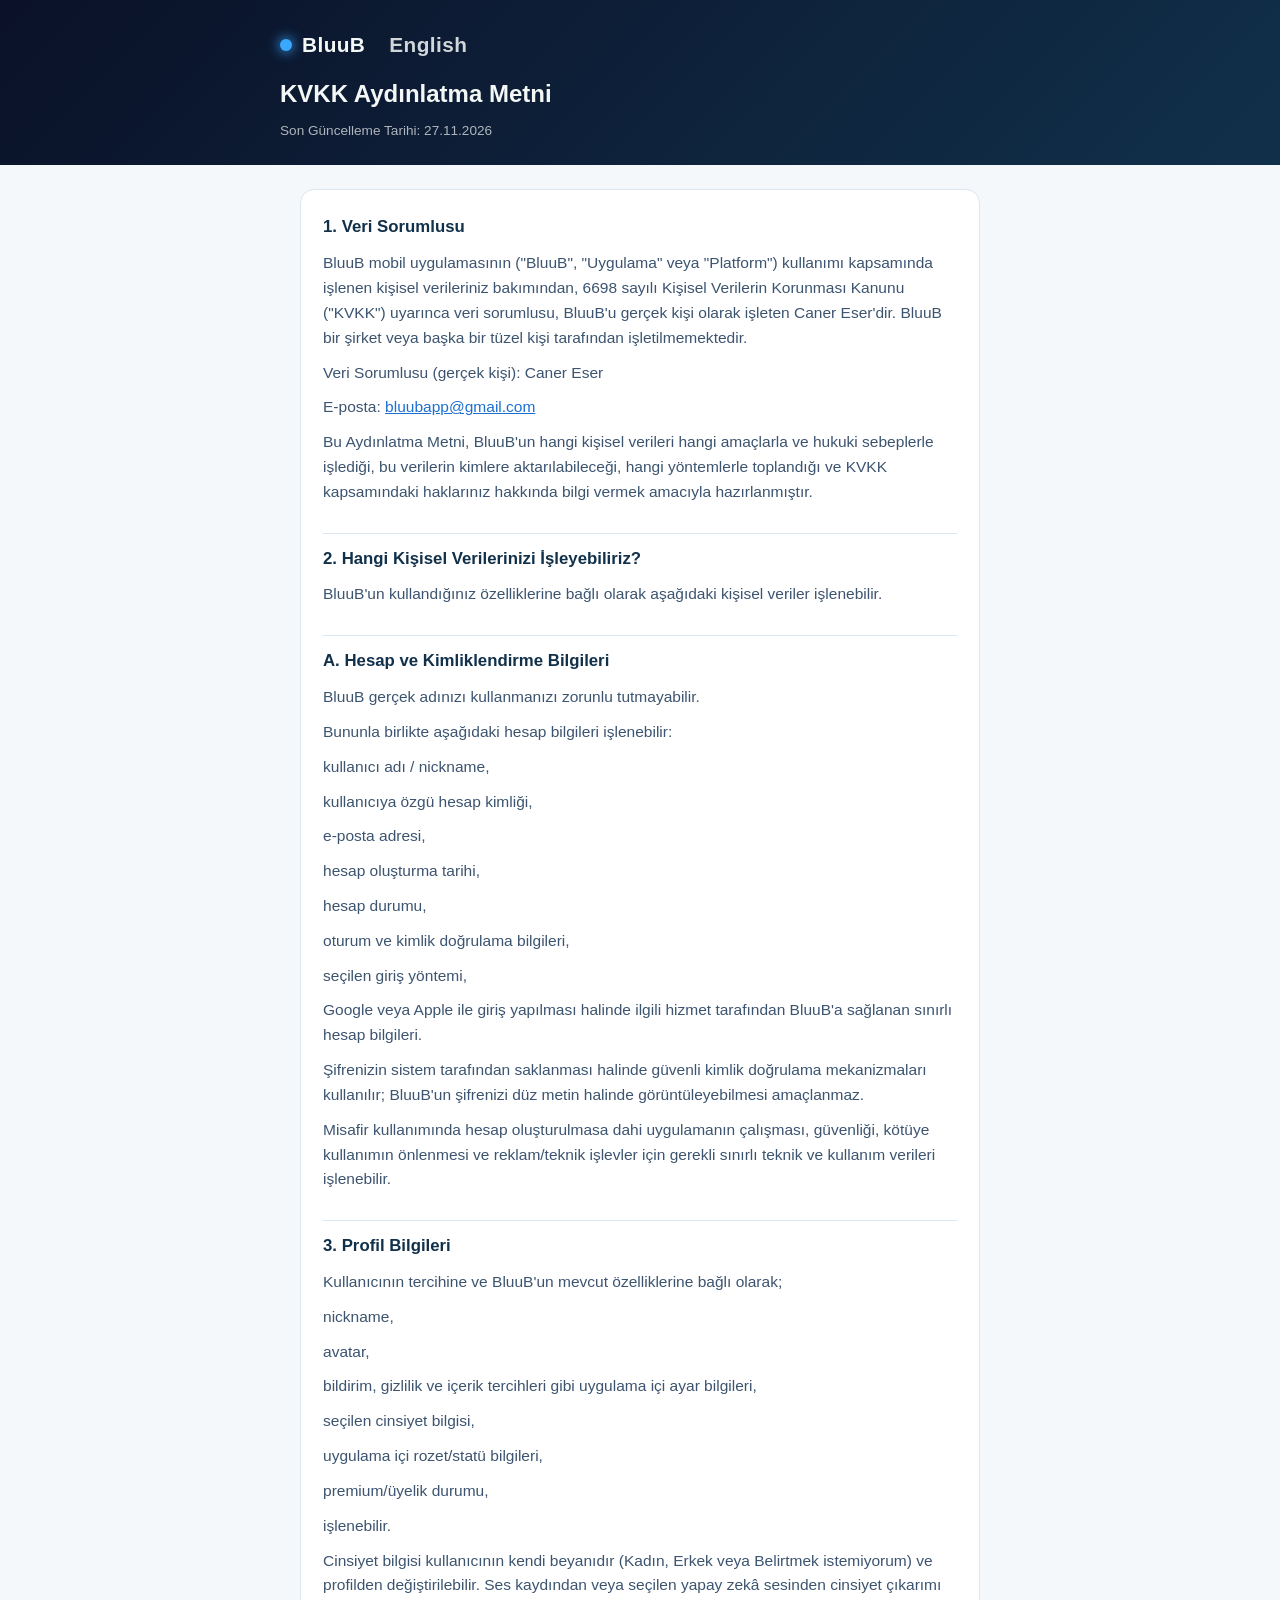
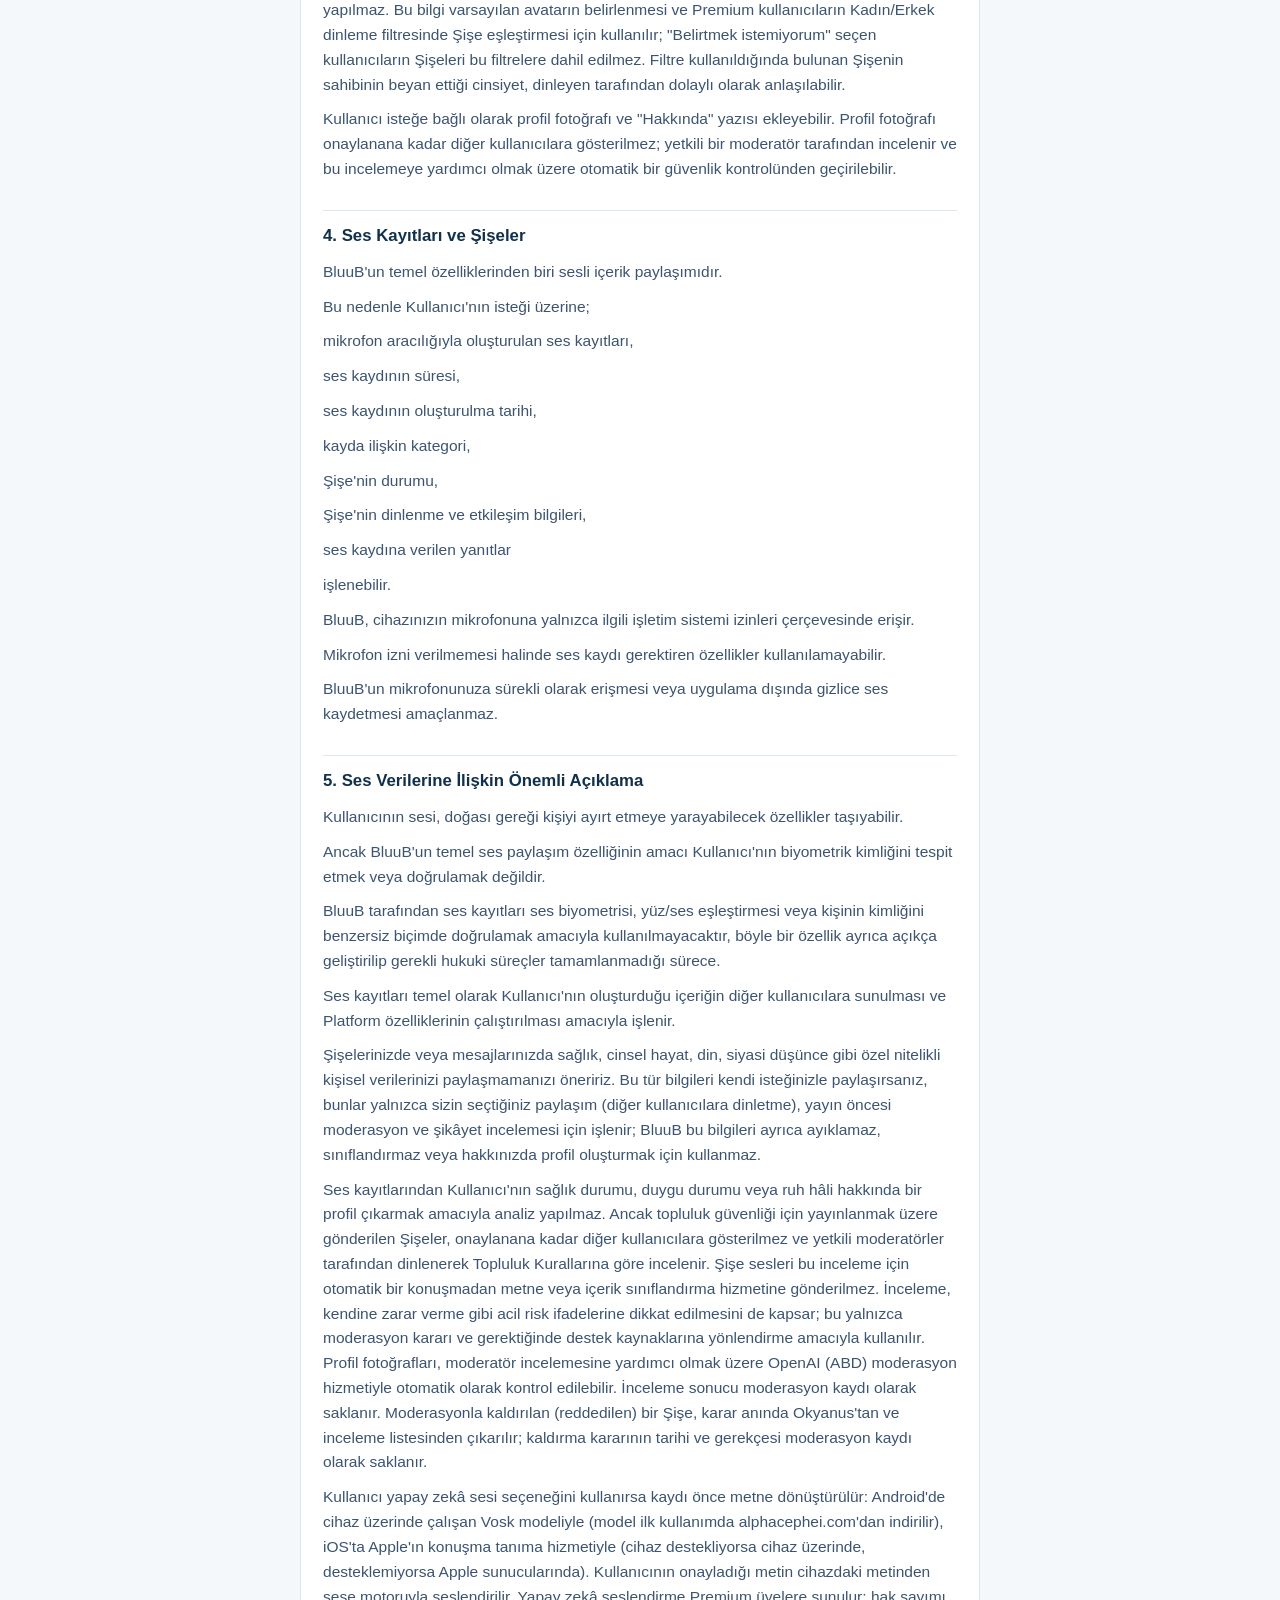
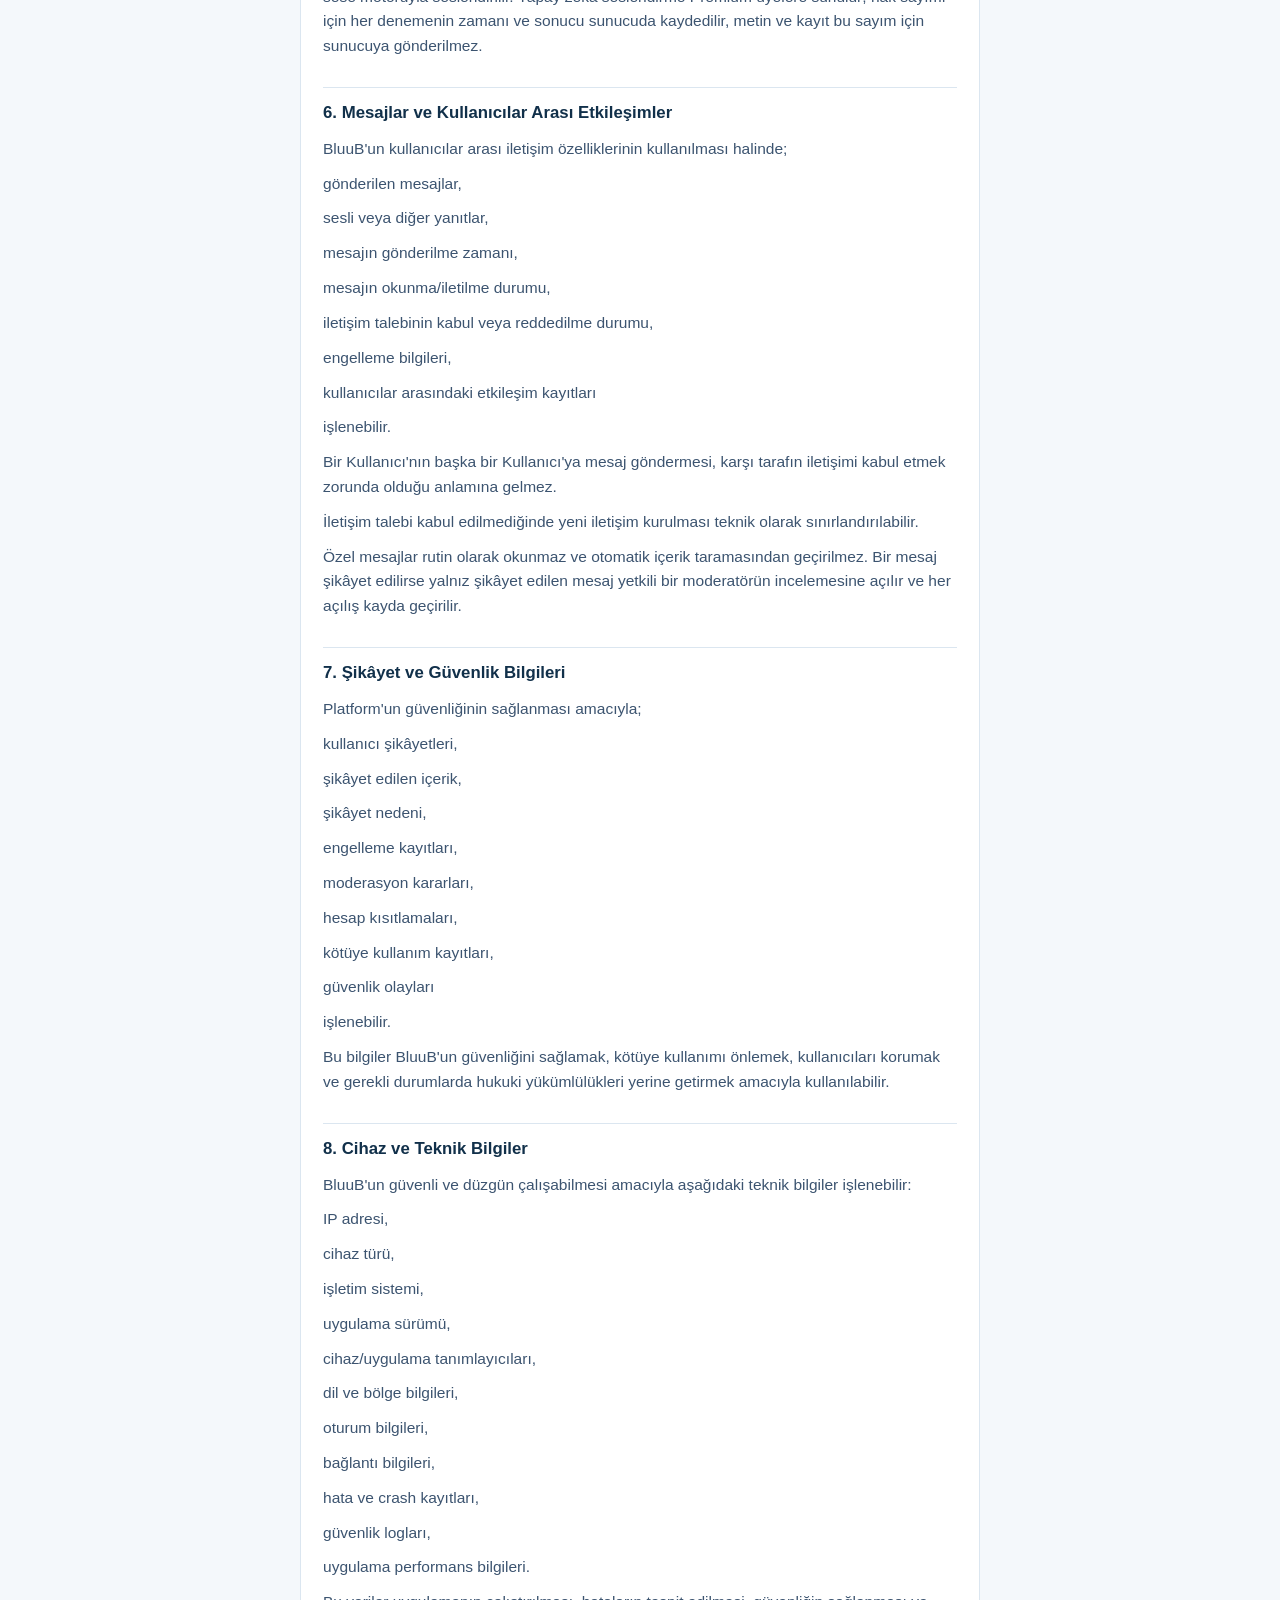
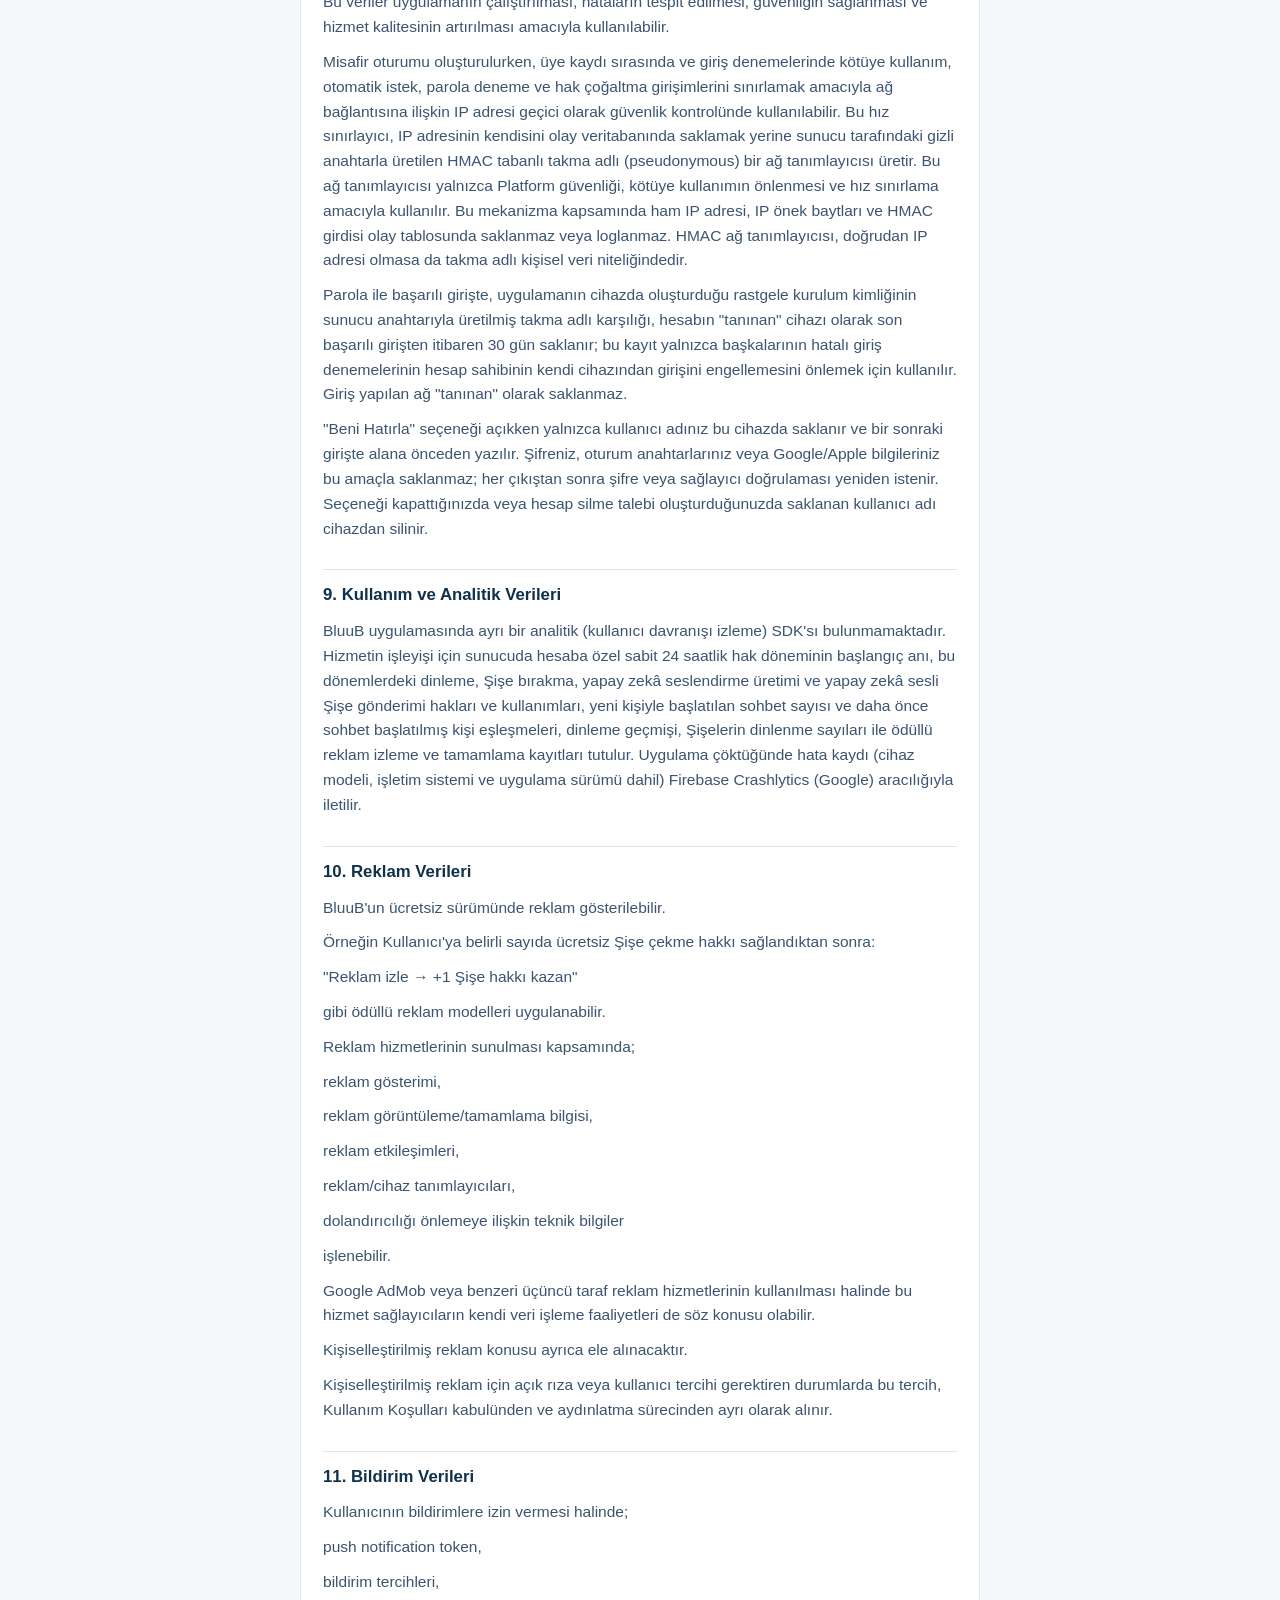
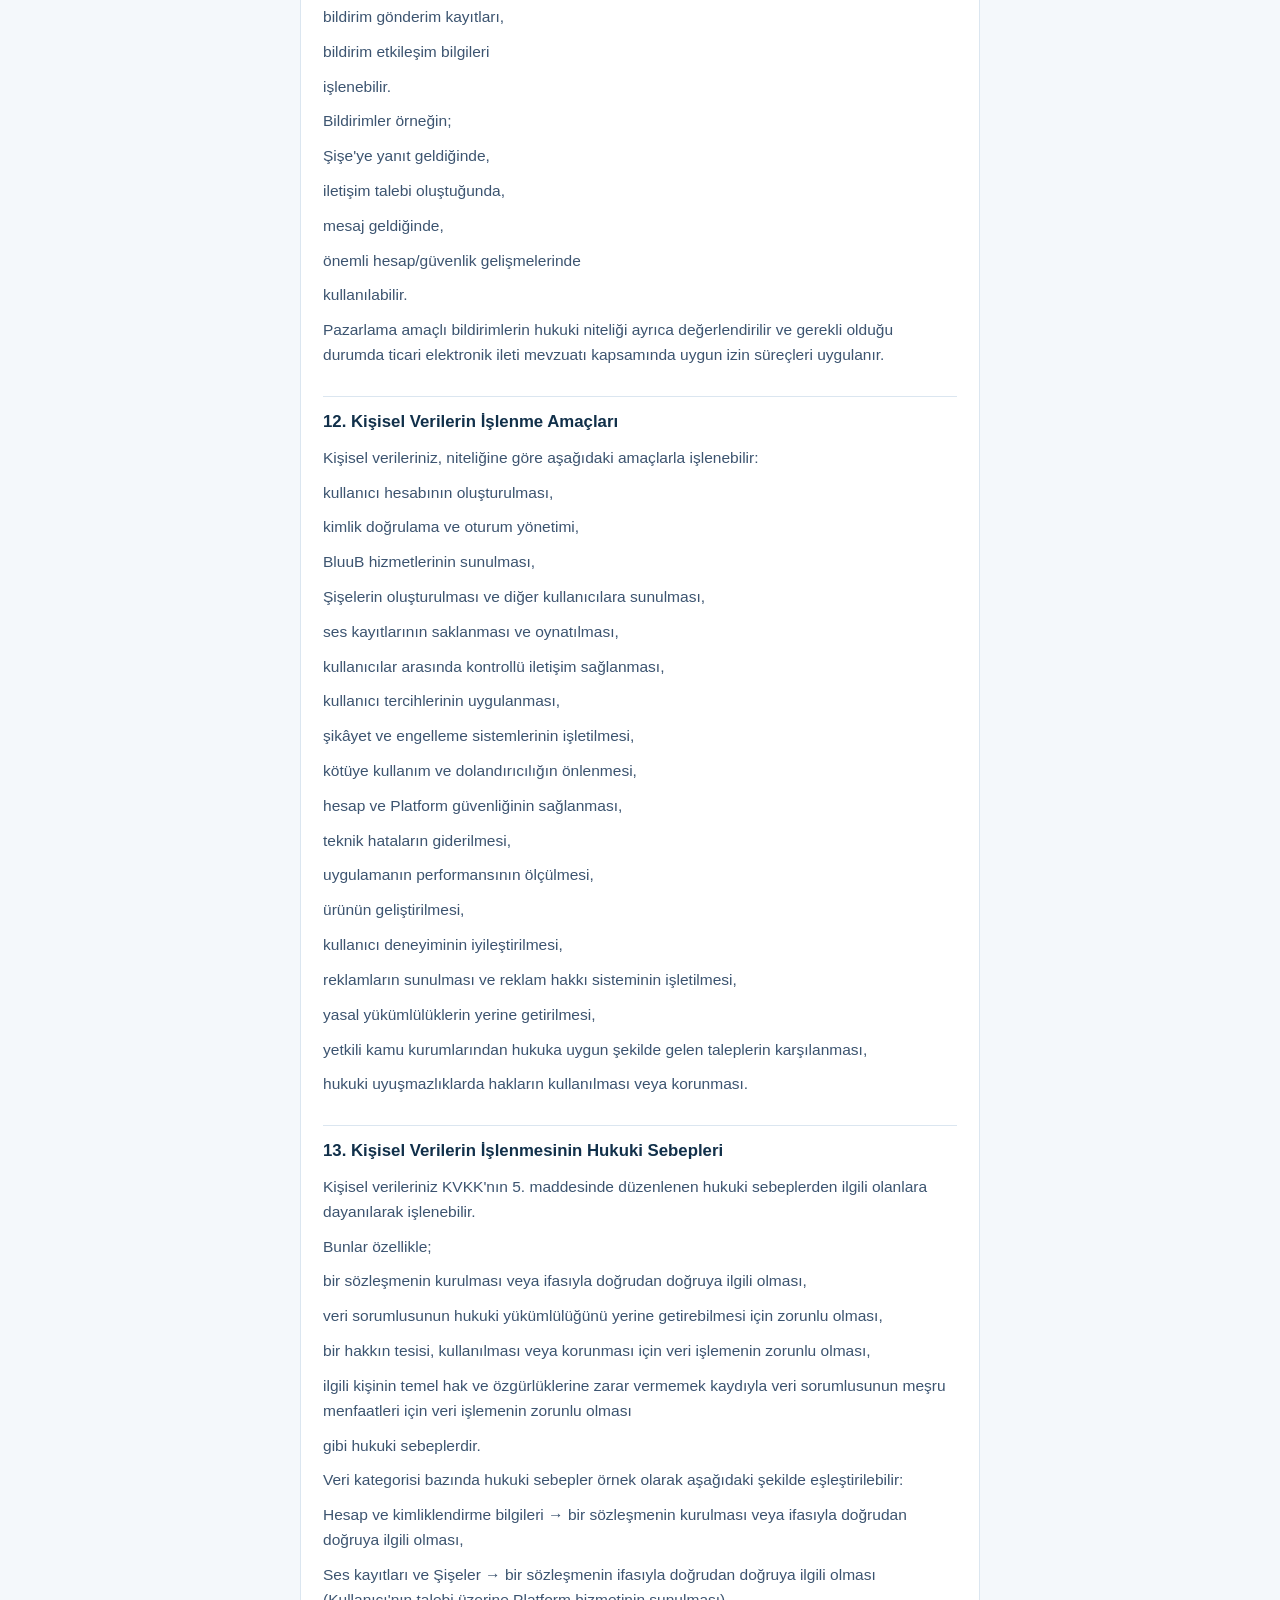
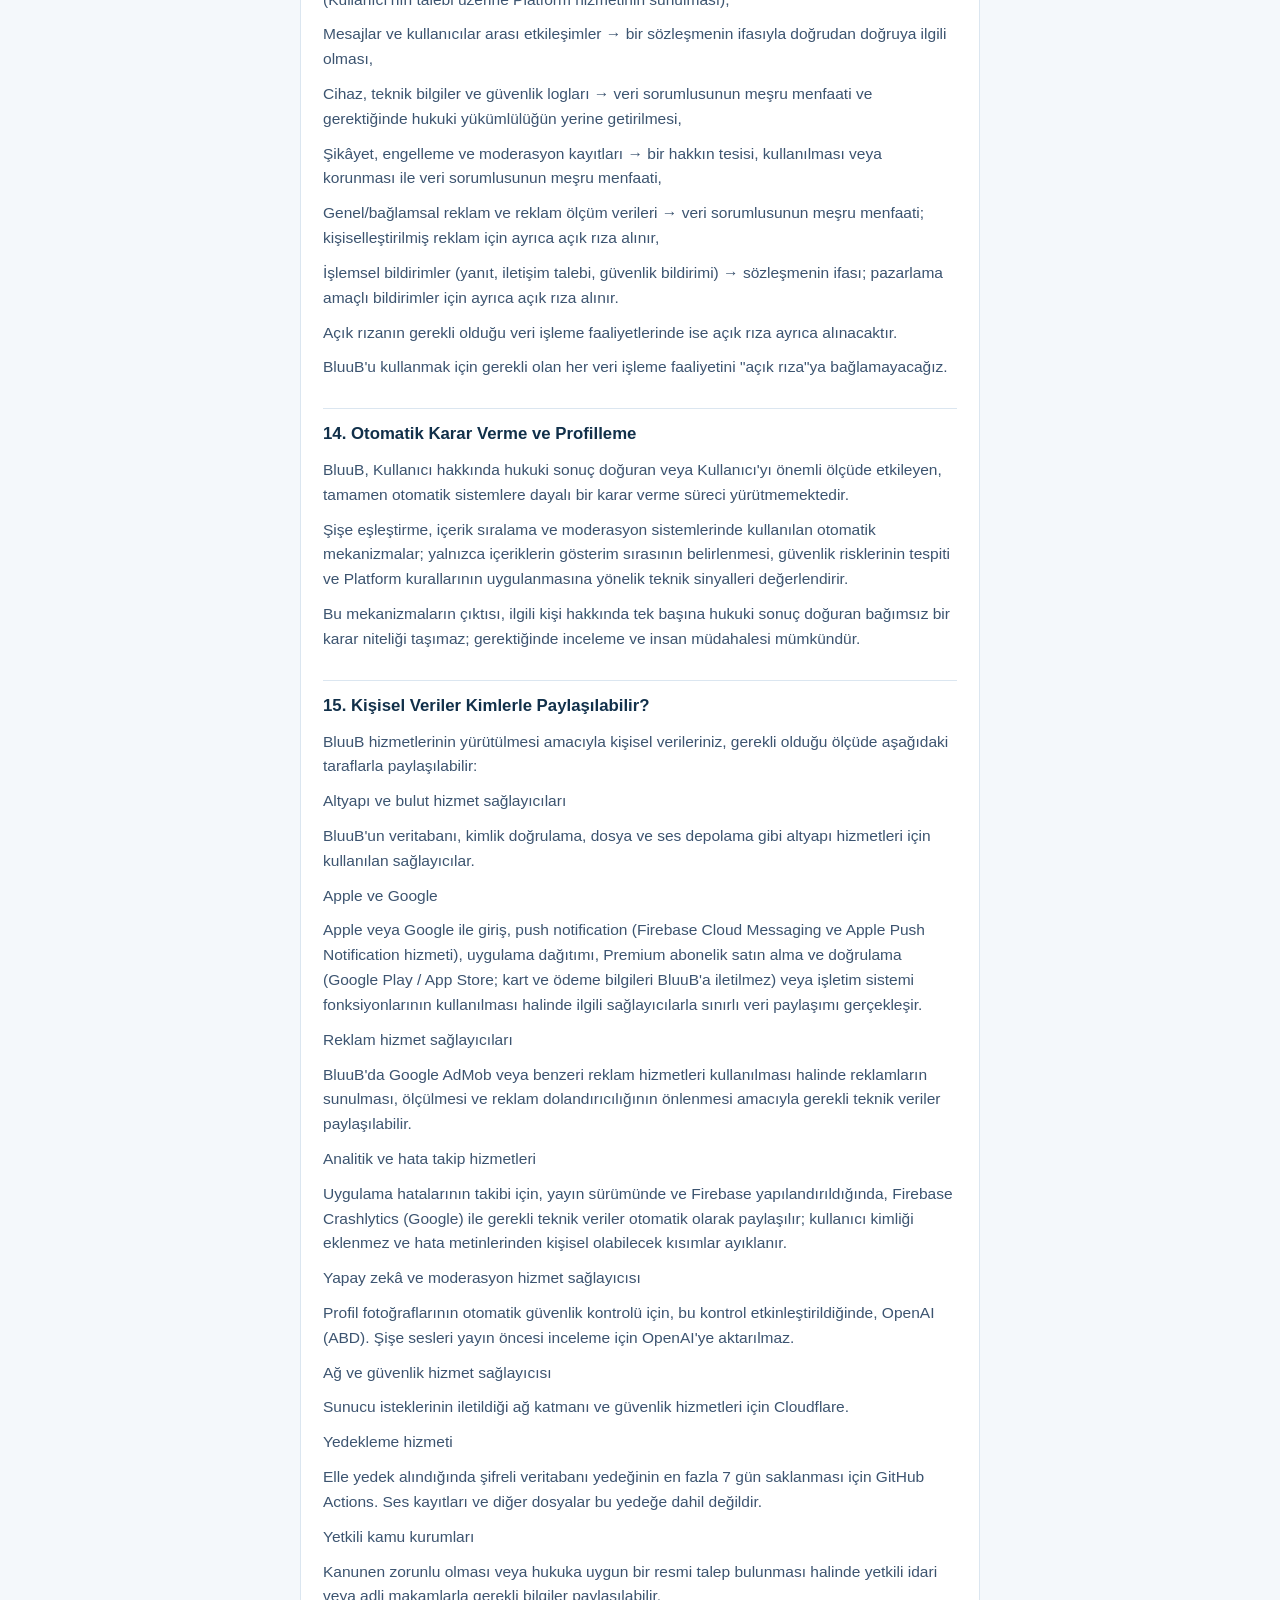
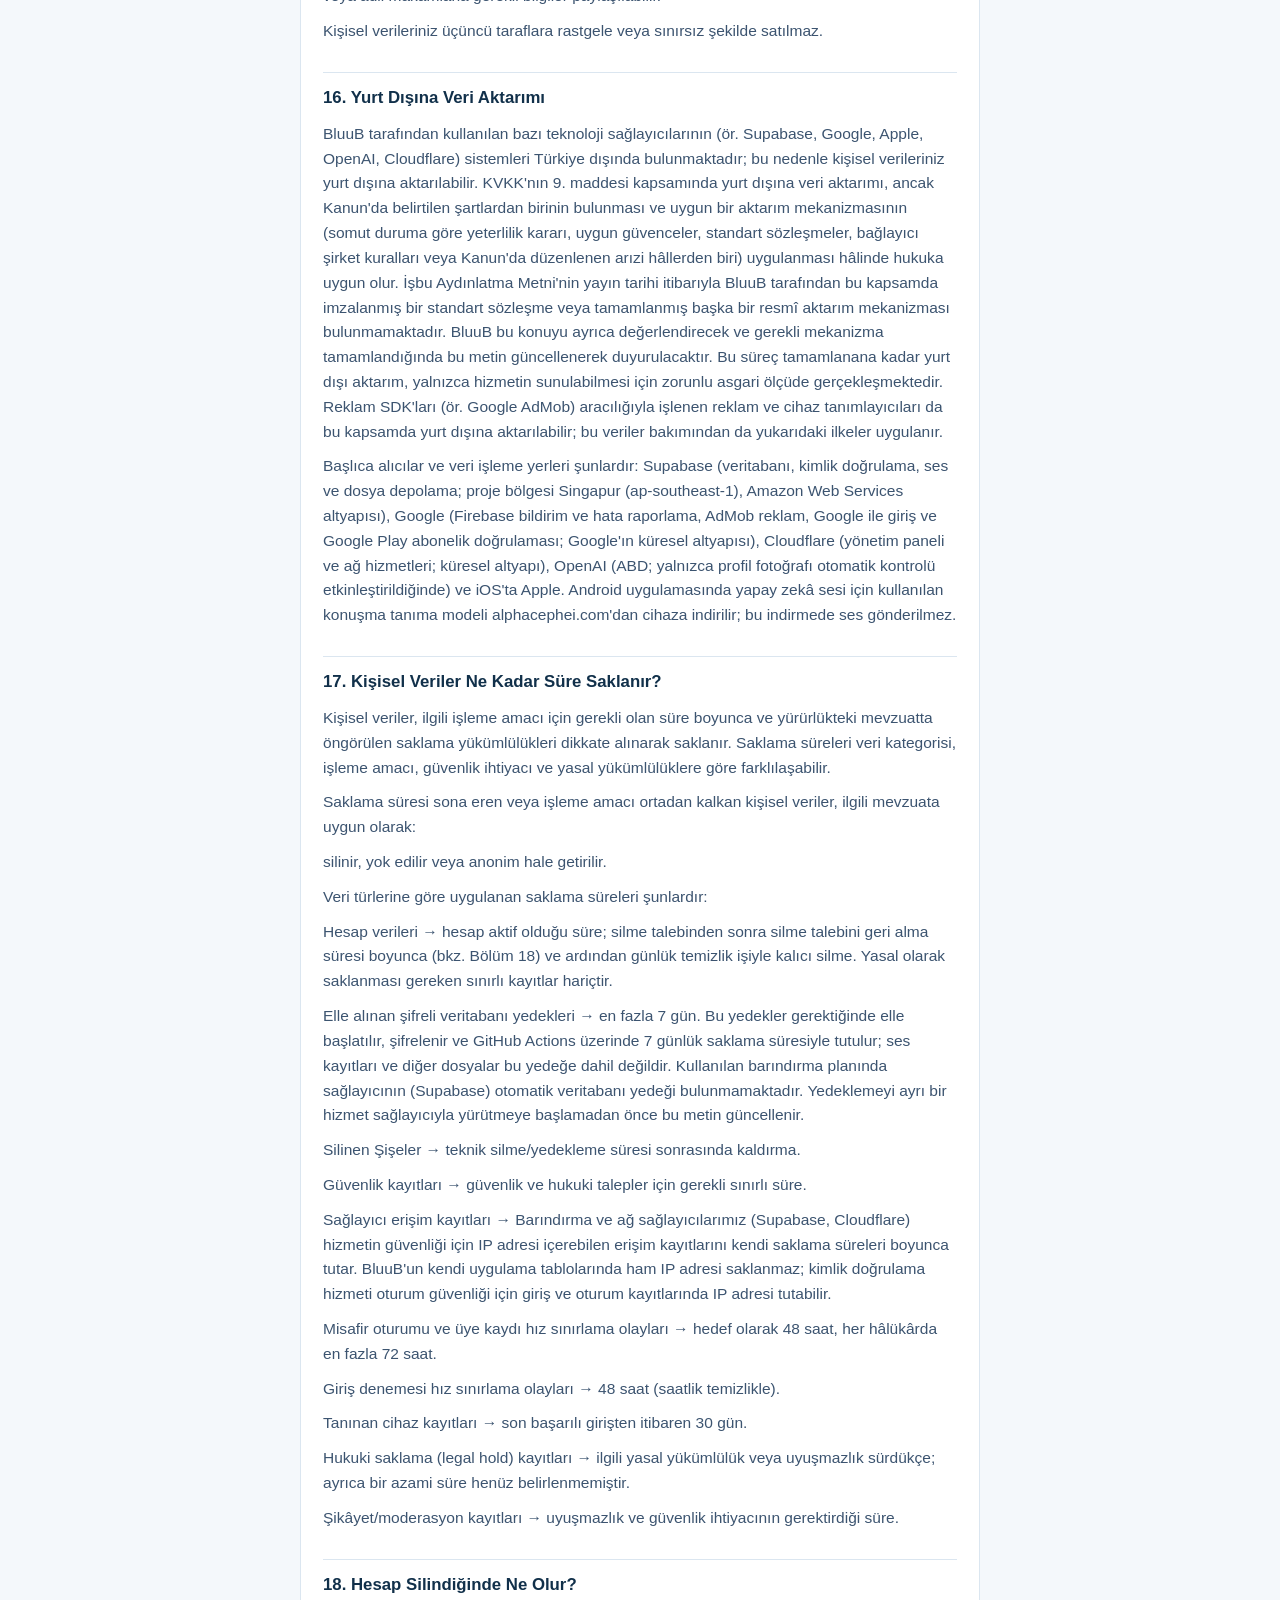
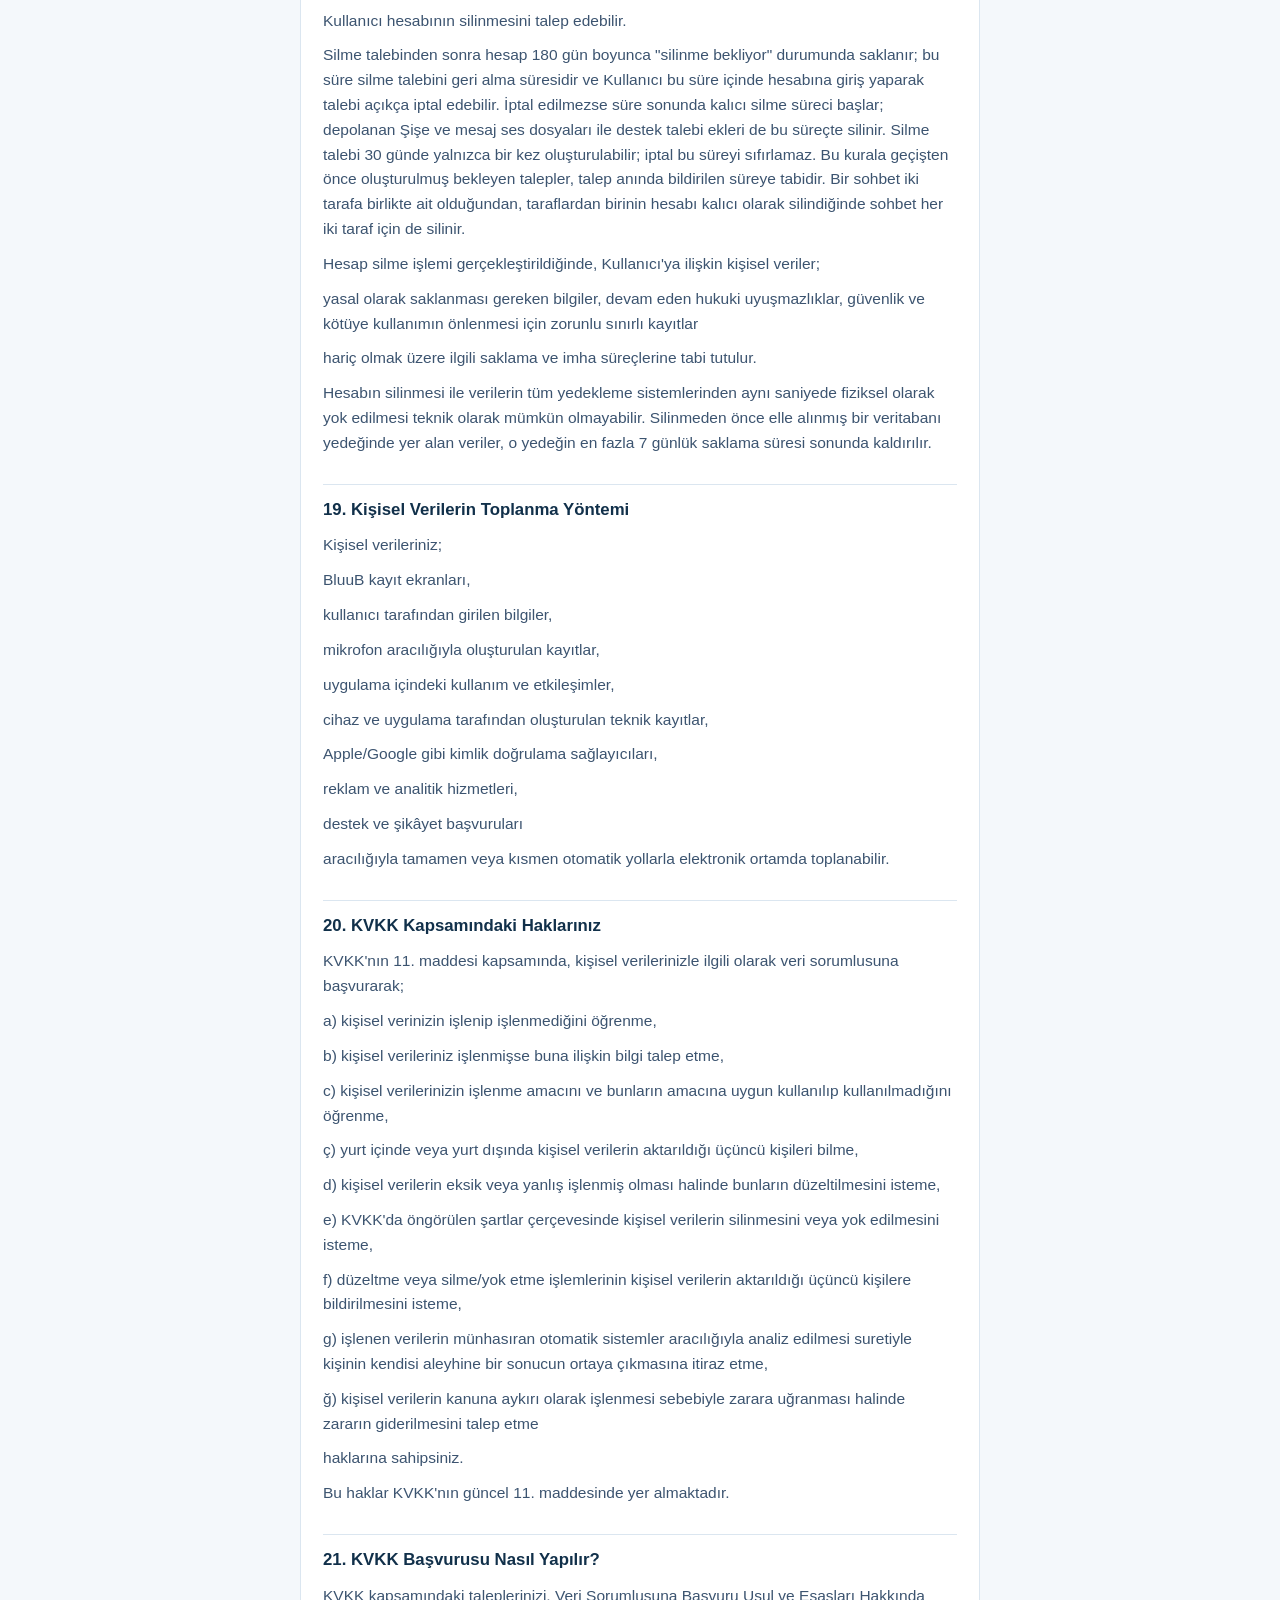
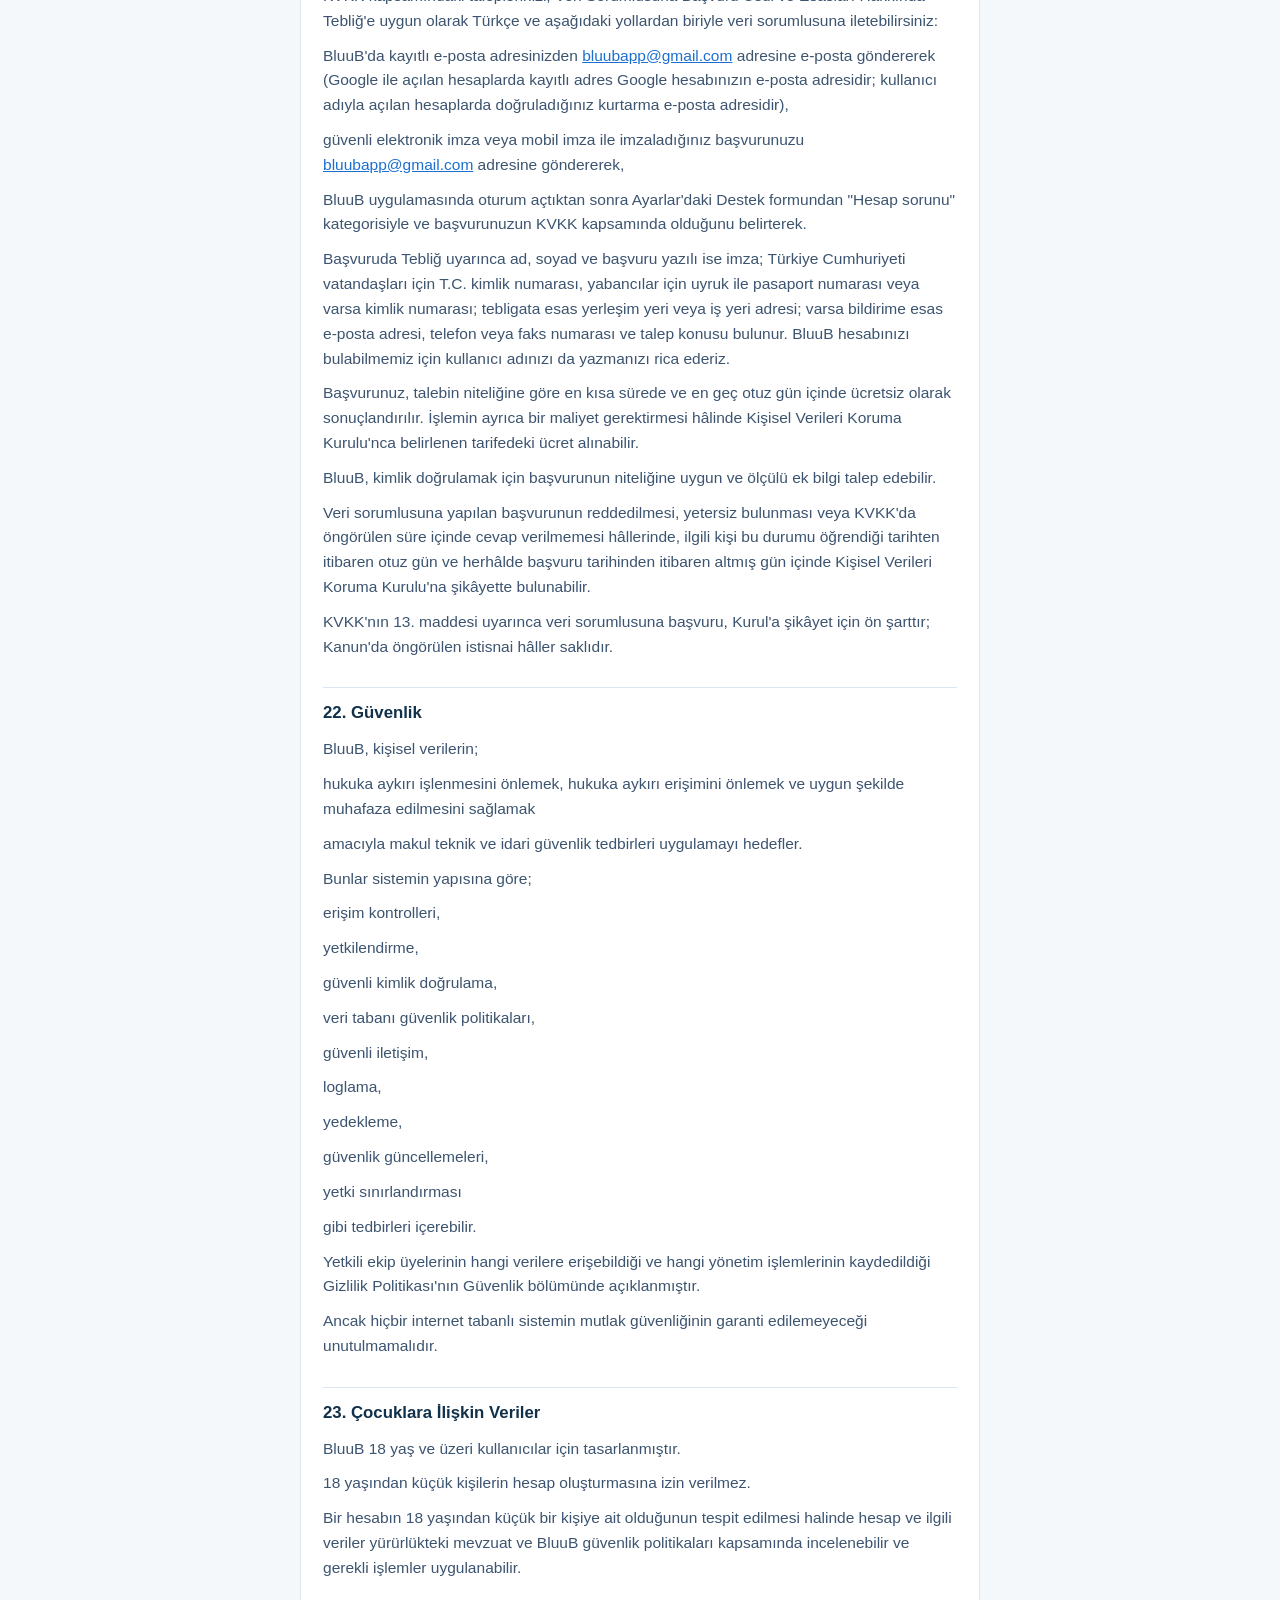
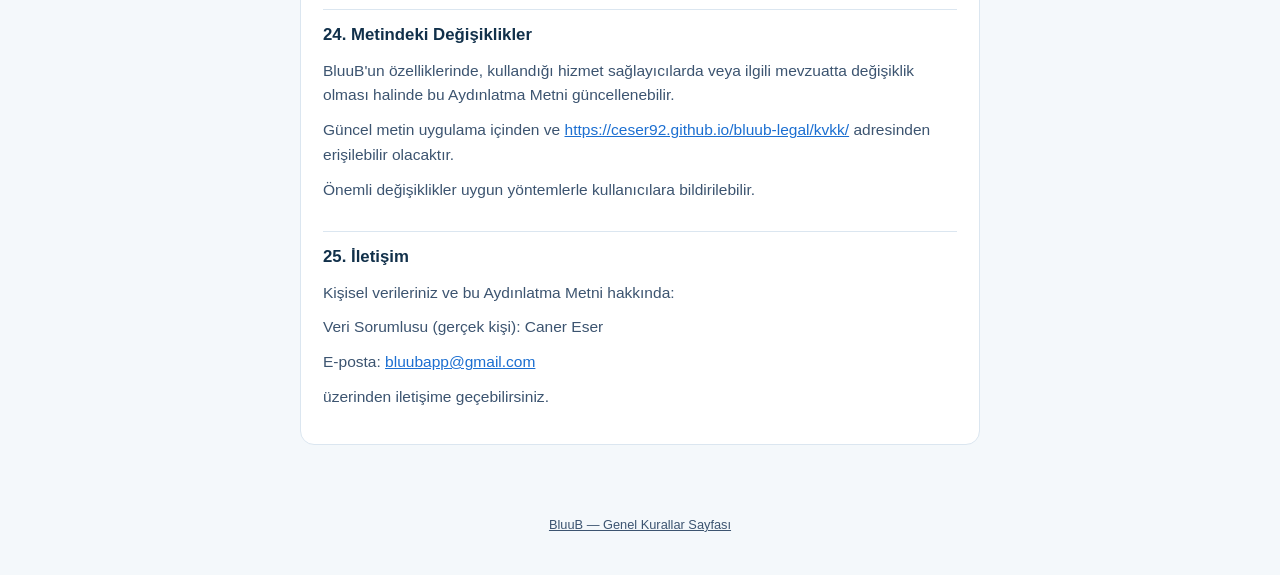
<file: kvkk/index.html>
<!doctype html>
<html lang="tr">
<head>
<meta charset="utf-8">
<meta name="viewport" content="width=device-width, initial-scale=1">
<title>KVKK Aydınlatma Metni — BluuB</title>
<meta name="robots" content="index, follow">
<link rel="stylesheet" href="../assets/style.css">
<link rel="alternate" hreflang="en" href="../en/kvkk/">
</head>
<body>
<header class="site-header">
  <div class="brand"><span class="logo-dot"></span><a href="../">BluuB</a>
    <a class="lang-switch" href="../en/kvkk/" lang="en">English</a></div>
  <div class="page-title">
    <h1>KVKK Aydınlatma Metni</h1>
    <div class="meta">Son Güncelleme Tarihi: 27.11.2026</div>
  </div>
</header>
<main>
<article>
<h2>1. Veri Sorumlusu</h2>
<p>BluuB mobil uygulamasının ("BluuB", "Uygulama" veya "Platform") kullanımı kapsamında işlenen kişisel verileriniz bakımından, 6698 sayılı Kişisel Verilerin Korunması Kanunu ("KVKK") uyarınca veri sorumlusu, BluuB'u gerçek kişi olarak işleten Caner Eser'dir. BluuB bir şirket veya başka bir tüzel kişi tarafından işletilmemektedir.</p>
<p>Veri Sorumlusu (gerçek kişi): Caner Eser</p>
<p>E-posta: <a href="mailto:bluubapp@gmail.com">bluubapp@gmail.com</a></p>
<p>Bu Aydınlatma Metni, BluuB'un hangi kişisel verileri hangi amaçlarla ve hukuki sebeplerle işlediği, bu verilerin kimlere aktarılabileceği, hangi yöntemlerle toplandığı ve KVKK kapsamındaki haklarınız hakkında bilgi vermek amacıyla hazırlanmıştır.</p>
<h2>2. Hangi Kişisel Verilerinizi İşleyebiliriz?</h2>
<p>BluuB'un kullandığınız özelliklerine bağlı olarak aşağıdaki kişisel veriler işlenebilir.</p>
<h2>A. Hesap ve Kimliklendirme Bilgileri</h2>
<p>BluuB gerçek adınızı kullanmanızı zorunlu tutmayabilir.</p>
<p>Bununla birlikte aşağıdaki hesap bilgileri işlenebilir:</p>
<p>kullanıcı adı / nickname,</p>
<p>kullanıcıya özgü hesap kimliği,</p>
<p>e-posta adresi,</p>
<p>hesap oluşturma tarihi,</p>
<p>hesap durumu,</p>
<p>oturum ve kimlik doğrulama bilgileri,</p>
<p>seçilen giriş yöntemi,</p>
<p>Google veya Apple ile giriş yapılması halinde ilgili hizmet tarafından BluuB'a sağlanan sınırlı hesap bilgileri.</p>
<p>Şifrenizin sistem tarafından saklanması halinde güvenli kimlik doğrulama mekanizmaları kullanılır; BluuB'un şifrenizi düz metin halinde görüntüleyebilmesi amaçlanmaz.</p>
<p>Misafir kullanımında hesap oluşturulmasa dahi uygulamanın çalışması, güvenliği, kötüye kullanımın önlenmesi ve reklam/teknik işlevler için gerekli sınırlı teknik ve kullanım verileri işlenebilir.</p>
<h2>3. Profil Bilgileri</h2>
<p>Kullanıcının tercihine ve BluuB'un mevcut özelliklerine bağlı olarak;</p>
<p>nickname,</p>
<p>avatar,</p>
<p>bildirim, gizlilik ve içerik tercihleri gibi uygulama içi ayar bilgileri,</p>
<p>seçilen cinsiyet bilgisi,</p>
<p>uygulama içi rozet/statü bilgileri,</p>
<p>premium/üyelik durumu,</p>
<p>işlenebilir.</p>
<p>Cinsiyet bilgisi kullanıcının kendi beyanıdır (Kadın, Erkek veya Belirtmek istemiyorum) ve profilden değiştirilebilir. Ses kaydından veya seçilen yapay zekâ sesinden cinsiyet çıkarımı yapılmaz. Bu bilgi varsayılan avatarın belirlenmesi ve Premium kullanıcıların Kadın/Erkek dinleme filtresinde Şişe eşleştirmesi için kullanılır; "Belirtmek istemiyorum" seçen kullanıcıların Şişeleri bu filtrelere dahil edilmez. Filtre kullanıldığında bulunan Şişenin sahibinin beyan ettiği cinsiyet, dinleyen tarafından dolaylı olarak anlaşılabilir.</p>
<p>Kullanıcı isteğe bağlı olarak profil fotoğrafı ve "Hakkında" yazısı ekleyebilir. Profil fotoğrafı onaylanana kadar diğer kullanıcılara gösterilmez; yetkili bir moderatör tarafından incelenir ve bu incelemeye yardımcı olmak üzere otomatik bir güvenlik kontrolünden geçirilebilir.</p>
<h2>4. Ses Kayıtları ve Şişeler</h2>
<p>BluuB'un temel özelliklerinden biri sesli içerik paylaşımıdır.</p>
<p>Bu nedenle Kullanıcı'nın isteği üzerine;</p>
<p>mikrofon aracılığıyla oluşturulan ses kayıtları,</p>
<p>ses kaydının süresi,</p>
<p>ses kaydının oluşturulma tarihi,</p>
<p>kayda ilişkin kategori,</p>
<p>Şişe'nin durumu,</p>
<p>Şişe'nin dinlenme ve etkileşim bilgileri,</p>
<p>ses kaydına verilen yanıtlar</p>
<p>işlenebilir.</p>
<p>BluuB, cihazınızın mikrofonuna yalnızca ilgili işletim sistemi izinleri çerçevesinde erişir.</p>
<p>Mikrofon izni verilmemesi halinde ses kaydı gerektiren özellikler kullanılamayabilir.</p>
<p>BluuB'un mikrofonunuza sürekli olarak erişmesi veya uygulama dışında gizlice ses kaydetmesi amaçlanmaz.</p>
<h2>5. Ses Verilerine İlişkin Önemli Açıklama</h2>
<p>Kullanıcının sesi, doğası gereği kişiyi ayırt etmeye yarayabilecek özellikler taşıyabilir.</p>
<p>Ancak BluuB'un temel ses paylaşım özelliğinin amacı Kullanıcı'nın biyometrik kimliğini tespit etmek veya doğrulamak değildir.</p>
<p>BluuB tarafından ses kayıtları ses biyometrisi, yüz/ses eşleştirmesi veya kişinin kimliğini benzersiz biçimde doğrulamak amacıyla kullanılmayacaktır, böyle bir özellik ayrıca açıkça geliştirilip gerekli hukuki süreçler tamamlanmadığı sürece.</p>
<p>Ses kayıtları temel olarak Kullanıcı'nın oluşturduğu içeriğin diğer kullanıcılara sunulması ve Platform özelliklerinin çalıştırılması amacıyla işlenir.</p>
<p>Şişelerinizde veya mesajlarınızda sağlık, cinsel hayat, din, siyasi düşünce gibi özel nitelikli kişisel verilerinizi paylaşmamanızı öneririz. Bu tür bilgileri kendi isteğinizle paylaşırsanız, bunlar yalnızca sizin seçtiğiniz paylaşım (diğer kullanıcılara dinletme), yayın öncesi moderasyon ve şikâyet incelemesi için işlenir; BluuB bu bilgileri ayrıca ayıklamaz, sınıflandırmaz veya hakkınızda profil oluşturmak için kullanmaz.</p>
<p>Ses kayıtlarından Kullanıcı'nın sağlık durumu, duygu durumu veya ruh hâli hakkında bir profil çıkarmak amacıyla analiz yapılmaz. Ancak topluluk güvenliği için yayınlanmak üzere gönderilen Şişeler, onaylanana kadar diğer kullanıcılara gösterilmez ve yetkili moderatörler tarafından dinlenerek Topluluk Kurallarına göre incelenir. Şişe sesleri bu inceleme için otomatik bir konuşmadan metne veya içerik sınıflandırma hizmetine gönderilmez. İnceleme, kendine zarar verme gibi acil risk ifadelerine dikkat edilmesini de kapsar; bu yalnızca moderasyon kararı ve gerektiğinde destek kaynaklarına yönlendirme amacıyla kullanılır. Profil fotoğrafları, moderatör incelemesine yardımcı olmak üzere OpenAI (ABD) moderasyon hizmetiyle otomatik olarak kontrol edilebilir. İnceleme sonucu moderasyon kaydı olarak saklanır. Moderasyonla kaldırılan (reddedilen) bir Şişe, karar anında Okyanus'tan ve inceleme listesinden çıkarılır; kaldırma kararının tarihi ve gerekçesi moderasyon kaydı olarak saklanır.</p>
<p>Kullanıcı yapay zekâ sesi seçeneğini kullanırsa kaydı önce metne dönüştürülür: Android'de cihaz üzerinde çalışan Vosk modeliyle (model ilk kullanımda alphacephei.com'dan indirilir), iOS'ta Apple'ın konuşma tanıma hizmetiyle (cihaz destekliyorsa cihaz üzerinde, desteklemiyorsa Apple sunucularında). Kullanıcının onayladığı metin cihazdaki metinden sese motoruyla seslendirilir. Yapay zekâ seslendirme Premium üyelere sunulur; hak sayımı için her denemenin zamanı ve sonucu sunucuda kaydedilir, metin ve kayıt bu sayım için sunucuya gönderilmez.</p>
<h2>6. Mesajlar ve Kullanıcılar Arası Etkileşimler</h2>
<p>BluuB'un kullanıcılar arası iletişim özelliklerinin kullanılması halinde;</p>
<p>gönderilen mesajlar,</p>
<p>sesli veya diğer yanıtlar,</p>
<p>mesajın gönderilme zamanı,</p>
<p>mesajın okunma/iletilme durumu,</p>
<p>iletişim talebinin kabul veya reddedilme durumu,</p>
<p>engelleme bilgileri,</p>
<p>kullanıcılar arasındaki etkileşim kayıtları</p>
<p>işlenebilir.</p>
<p>Bir Kullanıcı'nın başka bir Kullanıcı'ya mesaj göndermesi, karşı tarafın iletişimi kabul etmek zorunda olduğu anlamına gelmez.</p>
<p>İletişim talebi kabul edilmediğinde yeni iletişim kurulması teknik olarak sınırlandırılabilir.</p>
<p>Özel mesajlar rutin olarak okunmaz ve otomatik içerik taramasından geçirilmez. Bir mesaj şikâyet edilirse yalnız şikâyet edilen mesaj yetkili bir moderatörün incelemesine açılır ve her açılış kayda geçirilir.</p>
<h2>7. Şikâyet ve Güvenlik Bilgileri</h2>
<p>Platform'un güvenliğinin sağlanması amacıyla;</p>
<p>kullanıcı şikâyetleri,</p>
<p>şikâyet edilen içerik,</p>
<p>şikâyet nedeni,</p>
<p>engelleme kayıtları,</p>
<p>moderasyon kararları,</p>
<p>hesap kısıtlamaları,</p>
<p>kötüye kullanım kayıtları,</p>
<p>güvenlik olayları</p>
<p>işlenebilir.</p>
<p>Bu bilgiler BluuB'un güvenliğini sağlamak, kötüye kullanımı önlemek, kullanıcıları korumak ve gerekli durumlarda hukuki yükümlülükleri yerine getirmek amacıyla kullanılabilir.</p>
<h2>8. Cihaz ve Teknik Bilgiler</h2>
<p>BluuB'un güvenli ve düzgün çalışabilmesi amacıyla aşağıdaki teknik bilgiler işlenebilir:</p>
<p>IP adresi,</p>
<p>cihaz türü,</p>
<p>işletim sistemi,</p>
<p>uygulama sürümü,</p>
<p>cihaz/uygulama tanımlayıcıları,</p>
<p>dil ve bölge bilgileri,</p>
<p>oturum bilgileri,</p>
<p>bağlantı bilgileri,</p>
<p>hata ve crash kayıtları,</p>
<p>güvenlik logları,</p>
<p>uygulama performans bilgileri.</p>
<p>Bu veriler uygulamanın çalıştırılması, hataların tespit edilmesi, güvenliğin sağlanması ve hizmet kalitesinin artırılması amacıyla kullanılabilir.</p>
<p>Misafir oturumu oluşturulurken, üye kaydı sırasında ve giriş denemelerinde kötüye kullanım, otomatik istek, parola deneme ve hak çoğaltma girişimlerini sınırlamak amacıyla ağ bağlantısına ilişkin IP adresi geçici olarak güvenlik kontrolünde kullanılabilir. Bu hız sınırlayıcı, IP adresinin kendisini olay veritabanında saklamak yerine sunucu tarafındaki gizli anahtarla üretilen HMAC tabanlı takma adlı (pseudonymous) bir ağ tanımlayıcısı üretir. Bu ağ tanımlayıcısı yalnızca Platform güvenliği, kötüye kullanımın önlenmesi ve hız sınırlama amacıyla kullanılır. Bu mekanizma kapsamında ham IP adresi, IP önek baytları ve HMAC girdisi olay tablosunda saklanmaz veya loglanmaz. HMAC ağ tanımlayıcısı, doğrudan IP adresi olmasa da takma adlı kişisel veri niteliğindedir.</p>
<p>Parola ile başarılı girişte, uygulamanın cihazda oluşturduğu rastgele kurulum kimliğinin sunucu anahtarıyla üretilmiş takma adlı karşılığı, hesabın "tanınan" cihazı olarak son başarılı girişten itibaren 30 gün saklanır; bu kayıt yalnızca başkalarının hatalı giriş denemelerinin hesap sahibinin kendi cihazından girişini engellemesini önlemek için kullanılır. Giriş yapılan ağ "tanınan" olarak saklanmaz.</p>
<p>"Beni Hatırla" seçeneği açıkken yalnızca kullanıcı adınız bu cihazda saklanır ve bir sonraki girişte alana önceden yazılır. Şifreniz, oturum anahtarlarınız veya Google/Apple bilgileriniz bu amaçla saklanmaz; her çıkıştan sonra şifre veya sağlayıcı doğrulaması yeniden istenir. Seçeneği kapattığınızda veya hesap silme talebi oluşturduğunuzda saklanan kullanıcı adı cihazdan silinir.</p>
<h2>9. Kullanım ve Analitik Verileri</h2>
<p>BluuB uygulamasında ayrı bir analitik (kullanıcı davranışı izleme) SDK'sı bulunmamaktadır. Hizmetin işleyişi için sunucuda hesaba özel sabit 24 saatlik hak döneminin başlangıç anı, bu dönemlerdeki dinleme, Şişe bırakma, yapay zekâ seslendirme üretimi ve yapay zekâ sesli Şişe gönderimi hakları ve kullanımları, yeni kişiyle başlatılan sohbet sayısı ve daha önce sohbet başlatılmış kişi eşleşmeleri, dinleme geçmişi, Şişelerin dinlenme sayıları ile ödüllü reklam izleme ve tamamlama kayıtları tutulur. Uygulama çöktüğünde hata kaydı (cihaz modeli, işletim sistemi ve uygulama sürümü dahil) Firebase Crashlytics (Google) aracılığıyla iletilir.</p>
<h2>10. Reklam Verileri</h2>
<p>BluuB'un ücretsiz sürümünde reklam gösterilebilir.</p>
<p>Örneğin Kullanıcı'ya belirli sayıda ücretsiz Şişe çekme hakkı sağlandıktan sonra:</p>
<p>"Reklam izle → +1 Şişe hakkı kazan"</p>
<p>gibi ödüllü reklam modelleri uygulanabilir.</p>
<p>Reklam hizmetlerinin sunulması kapsamında;</p>
<p>reklam gösterimi,</p>
<p>reklam görüntüleme/tamamlama bilgisi,</p>
<p>reklam etkileşimleri,</p>
<p>reklam/cihaz tanımlayıcıları,</p>
<p>dolandırıcılığı önlemeye ilişkin teknik bilgiler</p>
<p>işlenebilir.</p>
<p>Google AdMob veya benzeri üçüncü taraf reklam hizmetlerinin kullanılması halinde bu hizmet sağlayıcıların kendi veri işleme faaliyetleri de söz konusu olabilir.</p>
<p>Kişiselleştirilmiş reklam konusu ayrıca ele alınacaktır.</p>
<p>Kişiselleştirilmiş reklam için açık rıza veya kullanıcı tercihi gerektiren durumlarda bu tercih, Kullanım Koşulları kabulünden ve aydınlatma sürecinden ayrı olarak alınır.</p>
<h2>11. Bildirim Verileri</h2>
<p>Kullanıcının bildirimlere izin vermesi halinde;</p>
<p>push notification token,</p>
<p>bildirim tercihleri,</p>
<p>bildirim gönderim kayıtları,</p>
<p>bildirim etkileşim bilgileri</p>
<p>işlenebilir.</p>
<p>Bildirimler örneğin;</p>
<p>Şişe'ye yanıt geldiğinde,</p>
<p>iletişim talebi oluştuğunda,</p>
<p>mesaj geldiğinde,</p>
<p>önemli hesap/güvenlik gelişmelerinde</p>
<p>kullanılabilir.</p>
<p>Pazarlama amaçlı bildirimlerin hukuki niteliği ayrıca değerlendirilir ve gerekli olduğu durumda ticari elektronik ileti mevzuatı kapsamında uygun izin süreçleri uygulanır.</p>
<h2>12. Kişisel Verilerin İşlenme Amaçları</h2>
<p>Kişisel verileriniz, niteliğine göre aşağıdaki amaçlarla işlenebilir:</p>
<p>kullanıcı hesabının oluşturulması,</p>
<p>kimlik doğrulama ve oturum yönetimi,</p>
<p>BluuB hizmetlerinin sunulması,</p>
<p>Şişelerin oluşturulması ve diğer kullanıcılara sunulması,</p>
<p>ses kayıtlarının saklanması ve oynatılması,</p>
<p>kullanıcılar arasında kontrollü iletişim sağlanması,</p>
<p>kullanıcı tercihlerinin uygulanması,</p>
<p>şikâyet ve engelleme sistemlerinin işletilmesi,</p>
<p>kötüye kullanım ve dolandırıcılığın önlenmesi,</p>
<p>hesap ve Platform güvenliğinin sağlanması,</p>
<p>teknik hataların giderilmesi,</p>
<p>uygulamanın performansının ölçülmesi,</p>
<p>ürünün geliştirilmesi,</p>
<p>kullanıcı deneyiminin iyileştirilmesi,</p>
<p>reklamların sunulması ve reklam hakkı sisteminin işletilmesi,</p>
<p>yasal yükümlülüklerin yerine getirilmesi,</p>
<p>yetkili kamu kurumlarından hukuka uygun şekilde gelen taleplerin karşılanması,</p>
<p>hukuki uyuşmazlıklarda hakların kullanılması veya korunması.</p>
<h2>13. Kişisel Verilerin İşlenmesinin Hukuki Sebepleri</h2>
<p>Kişisel verileriniz KVKK'nın 5. maddesinde düzenlenen hukuki sebeplerden ilgili olanlara dayanılarak işlenebilir.</p>
<p>Bunlar özellikle;</p>
<p>bir sözleşmenin kurulması veya ifasıyla doğrudan doğruya ilgili olması,</p>
<p>veri sorumlusunun hukuki yükümlülüğünü yerine getirebilmesi için zorunlu olması,</p>
<p>bir hakkın tesisi, kullanılması veya korunması için veri işlemenin zorunlu olması,</p>
<p>ilgili kişinin temel hak ve özgürlüklerine zarar vermemek kaydıyla veri sorumlusunun meşru menfaatleri için veri işlemenin zorunlu olması</p>
<p>gibi hukuki sebeplerdir.</p>
<p>Veri kategorisi bazında hukuki sebepler örnek olarak aşağıdaki şekilde eşleştirilebilir:</p>
<p>Hesap ve kimliklendirme bilgileri → bir sözleşmenin kurulması veya ifasıyla doğrudan doğruya ilgili olması,</p>
<p>Ses kayıtları ve Şişeler → bir sözleşmenin ifasıyla doğrudan doğruya ilgili olması (Kullanıcı'nın talebi üzerine Platform hizmetinin sunulması),</p>
<p>Mesajlar ve kullanıcılar arası etkileşimler → bir sözleşmenin ifasıyla doğrudan doğruya ilgili olması,</p>
<p>Cihaz, teknik bilgiler ve güvenlik logları → veri sorumlusunun meşru menfaati ve gerektiğinde hukuki yükümlülüğün yerine getirilmesi,</p>
<p>Şikâyet, engelleme ve moderasyon kayıtları → bir hakkın tesisi, kullanılması veya korunması ile veri sorumlusunun meşru menfaati,</p>
<p>Genel/bağlamsal reklam ve reklam ölçüm verileri → veri sorumlusunun meşru menfaati; kişiselleştirilmiş reklam için ayrıca açık rıza alınır,</p>
<p>İşlemsel bildirimler (yanıt, iletişim talebi, güvenlik bildirimi) → sözleşmenin ifası; pazarlama amaçlı bildirimler için ayrıca açık rıza alınır.</p>
<p>Açık rızanın gerekli olduğu veri işleme faaliyetlerinde ise açık rıza ayrıca alınacaktır.</p>
<p>BluuB'u kullanmak için gerekli olan her veri işleme faaliyetini "açık rıza"ya bağlamayacağız.</p>
<h2>14. Otomatik Karar Verme ve Profilleme</h2>
<p>BluuB, Kullanıcı hakkında hukuki sonuç doğuran veya Kullanıcı'yı önemli ölçüde etkileyen, tamamen otomatik sistemlere dayalı bir karar verme süreci yürütmemektedir.</p>
<p>Şişe eşleştirme, içerik sıralama ve moderasyon sistemlerinde kullanılan otomatik mekanizmalar; yalnızca içeriklerin gösterim sırasının belirlenmesi, güvenlik risklerinin tespiti ve Platform kurallarının uygulanmasına yönelik teknik sinyalleri değerlendirir.</p>
<p>Bu mekanizmaların çıktısı, ilgili kişi hakkında tek başına hukuki sonuç doğuran bağımsız bir karar niteliği taşımaz; gerektiğinde inceleme ve insan müdahalesi mümkündür.</p>
<h2>15. Kişisel Veriler Kimlerle Paylaşılabilir?</h2>
<p>BluuB hizmetlerinin yürütülmesi amacıyla kişisel verileriniz, gerekli olduğu ölçüde aşağıdaki taraflarla paylaşılabilir:</p>
<p>Altyapı ve bulut hizmet sağlayıcıları</p>
<p>BluuB'un veritabanı, kimlik doğrulama, dosya ve ses depolama gibi altyapı hizmetleri için kullanılan sağlayıcılar.</p>
<p>Apple ve Google</p>
<p>Apple veya Google ile giriş, push notification (Firebase Cloud Messaging ve Apple Push Notification hizmeti), uygulama dağıtımı, Premium abonelik satın alma ve doğrulama (Google Play / App Store; kart ve ödeme bilgileri BluuB'a iletilmez) veya işletim sistemi fonksiyonlarının kullanılması halinde ilgili sağlayıcılarla sınırlı veri paylaşımı gerçekleşir.</p>
<p>Reklam hizmet sağlayıcıları</p>
<p>BluuB'da Google AdMob veya benzeri reklam hizmetleri kullanılması halinde reklamların sunulması, ölçülmesi ve reklam dolandırıcılığının önlenmesi amacıyla gerekli teknik veriler paylaşılabilir.</p>
<p>Analitik ve hata takip hizmetleri</p>
<p>Uygulama hatalarının takibi için, yayın sürümünde ve Firebase yapılandırıldığında, Firebase Crashlytics (Google) ile gerekli teknik veriler otomatik olarak paylaşılır; kullanıcı kimliği eklenmez ve hata metinlerinden kişisel olabilecek kısımlar ayıklanır.</p>
<p>Yapay zekâ ve moderasyon hizmet sağlayıcısı</p>
<p>Profil fotoğraflarının otomatik güvenlik kontrolü için, bu kontrol etkinleştirildiğinde, OpenAI (ABD). Şişe sesleri yayın öncesi inceleme için OpenAI'ye aktarılmaz.</p>
<p>Ağ ve güvenlik hizmet sağlayıcısı</p>
<p>Sunucu isteklerinin iletildiği ağ katmanı ve güvenlik hizmetleri için Cloudflare.</p>
<p>Yedekleme hizmeti</p>
<p>Elle yedek alındığında şifreli veritabanı yedeğinin en fazla 7 gün saklanması için GitHub Actions. Ses kayıtları ve diğer dosyalar bu yedeğe dahil değildir.</p>
<p>Yetkili kamu kurumları</p>
<p>Kanunen zorunlu olması veya hukuka uygun bir resmi talep bulunması halinde yetkili idari veya adli makamlarla gerekli bilgiler paylaşılabilir.</p>
<p>Kişisel verileriniz üçüncü taraflara rastgele veya sınırsız şekilde satılmaz.</p>
<h2>16. Yurt Dışına Veri Aktarımı</h2>
<p>BluuB tarafından kullanılan bazı teknoloji sağlayıcılarının (ör. Supabase, Google, Apple, OpenAI, Cloudflare) sistemleri Türkiye dışında bulunmaktadır; bu nedenle kişisel verileriniz yurt dışına aktarılabilir. KVKK'nın 9. maddesi kapsamında yurt dışına veri aktarımı, ancak Kanun'da belirtilen şartlardan birinin bulunması ve uygun bir aktarım mekanizmasının (somut duruma göre yeterlilik kararı, uygun güvenceler, standart sözleşmeler, bağlayıcı şirket kuralları veya Kanun'da düzenlenen arızi hâllerden biri) uygulanması hâlinde hukuka uygun olur. İşbu Aydınlatma Metni'nin yayın tarihi itibarıyla BluuB tarafından bu kapsamda imzalanmış bir standart sözleşme veya tamamlanmış başka bir resmî aktarım mekanizması bulunmamaktadır. BluuB bu konuyu ayrıca değerlendirecek ve gerekli mekanizma tamamlandığında bu metin güncellenerek duyurulacaktır. Bu süreç tamamlanana kadar yurt dışı aktarım, yalnızca hizmetin sunulabilmesi için zorunlu asgari ölçüde gerçekleşmektedir. Reklam SDK'ları (ör. Google AdMob) aracılığıyla işlenen reklam ve cihaz tanımlayıcıları da bu kapsamda yurt dışına aktarılabilir; bu veriler bakımından da yukarıdaki ilkeler uygulanır.</p>
<p>Başlıca alıcılar ve veri işleme yerleri şunlardır: Supabase (veritabanı, kimlik doğrulama, ses ve dosya depolama; proje bölgesi Singapur (ap-southeast-1), Amazon Web Services altyapısı), Google (Firebase bildirim ve hata raporlama, AdMob reklam, Google ile giriş ve Google Play abonelik doğrulaması; Google'ın küresel altyapısı), Cloudflare (yönetim paneli ve ağ hizmetleri; küresel altyapı), OpenAI (ABD; yalnızca profil fotoğrafı otomatik kontrolü etkinleştirildiğinde) ve iOS'ta Apple. Android uygulamasında yapay zekâ sesi için kullanılan konuşma tanıma modeli alphacephei.com'dan cihaza indirilir; bu indirmede ses gönderilmez.</p>
<h2>17. Kişisel Veriler Ne Kadar Süre Saklanır?</h2>
<p>Kişisel veriler, ilgili işleme amacı için gerekli olan süre boyunca ve yürürlükteki mevzuatta öngörülen saklama yükümlülükleri dikkate alınarak saklanır. Saklama süreleri veri kategorisi, işleme amacı, güvenlik ihtiyacı ve yasal yükümlülüklere göre farklılaşabilir.</p>
<p>Saklama süresi sona eren veya işleme amacı ortadan kalkan kişisel veriler, ilgili mevzuata uygun olarak:</p>
<p>silinir, yok edilir veya anonim hale getirilir.</p>
<p>Veri türlerine göre uygulanan saklama süreleri şunlardır:</p>
<p>Hesap verileri → hesap aktif olduğu süre; silme talebinden sonra silme talebini geri alma süresi boyunca (bkz. Bölüm 18) ve ardından günlük temizlik işiyle kalıcı silme. Yasal olarak saklanması gereken sınırlı kayıtlar hariçtir.</p>
<p>Elle alınan şifreli veritabanı yedekleri → en fazla 7 gün. Bu yedekler gerektiğinde elle başlatılır, şifrelenir ve GitHub Actions üzerinde 7 günlük saklama süresiyle tutulur; ses kayıtları ve diğer dosyalar bu yedeğe dahil değildir. Kullanılan barındırma planında sağlayıcının (Supabase) otomatik veritabanı yedeği bulunmamaktadır. Yedeklemeyi ayrı bir hizmet sağlayıcıyla yürütmeye başlamadan önce bu metin güncellenir.</p>
<p>Silinen Şişeler → teknik silme/yedekleme süresi sonrasında kaldırma.</p>
<p>Güvenlik kayıtları → güvenlik ve hukuki talepler için gerekli sınırlı süre.</p>
<p>Sağlayıcı erişim kayıtları → Barındırma ve ağ sağlayıcılarımız (Supabase, Cloudflare) hizmetin güvenliği için IP adresi içerebilen erişim kayıtlarını kendi saklama süreleri boyunca tutar. BluuB'un kendi uygulama tablolarında ham IP adresi saklanmaz; kimlik doğrulama hizmeti oturum güvenliği için giriş ve oturum kayıtlarında IP adresi tutabilir.</p>
<p>Misafir oturumu ve üye kaydı hız sınırlama olayları → hedef olarak 48 saat, her hâlükârda en fazla 72 saat.</p>
<p>Giriş denemesi hız sınırlama olayları → 48 saat (saatlik temizlikle).</p>
<p>Tanınan cihaz kayıtları → son başarılı girişten itibaren 30 gün.</p>
<p>Hukuki saklama (legal hold) kayıtları → ilgili yasal yükümlülük veya uyuşmazlık sürdükçe; ayrıca bir azami süre henüz belirlenmemiştir.</p>
<p>Şikâyet/moderasyon kayıtları → uyuşmazlık ve güvenlik ihtiyacının gerektirdiği süre.</p>
<h2>18. Hesap Silindiğinde Ne Olur?</h2>
<p>Kullanıcı hesabının silinmesini talep edebilir.</p>
<p>Silme talebinden sonra hesap 180 gün boyunca "silinme bekliyor" durumunda saklanır; bu süre silme talebini geri alma süresidir ve Kullanıcı bu süre içinde hesabına giriş yaparak talebi açıkça iptal edebilir. İptal edilmezse süre sonunda kalıcı silme süreci başlar; depolanan Şişe ve mesaj ses dosyaları ile destek talebi ekleri de bu süreçte silinir. Silme talebi 30 günde yalnızca bir kez oluşturulabilir; iptal bu süreyi sıfırlamaz. Bu kurala geçişten önce oluşturulmuş bekleyen talepler, talep anında bildirilen süreye tabidir. Bir sohbet iki tarafa birlikte ait olduğundan, taraflardan birinin hesabı kalıcı olarak silindiğinde sohbet her iki taraf için de silinir.</p>
<p>Hesap silme işlemi gerçekleştirildiğinde, Kullanıcı'ya ilişkin kişisel veriler;</p>
<p>yasal olarak saklanması gereken bilgiler, devam eden hukuki uyuşmazlıklar, güvenlik ve kötüye kullanımın önlenmesi için zorunlu sınırlı kayıtlar</p>
<p>hariç olmak üzere ilgili saklama ve imha süreçlerine tabi tutulur.</p>
<p>Hesabın silinmesi ile verilerin tüm yedekleme sistemlerinden aynı saniyede fiziksel olarak yok edilmesi teknik olarak mümkün olmayabilir. Silinmeden önce elle alınmış bir veritabanı yedeğinde yer alan veriler, o yedeğin en fazla 7 günlük saklama süresi sonunda kaldırılır.</p>
<h2>19. Kişisel Verilerin Toplanma Yöntemi</h2>
<p>Kişisel verileriniz;</p>
<p>BluuB kayıt ekranları,</p>
<p>kullanıcı tarafından girilen bilgiler,</p>
<p>mikrofon aracılığıyla oluşturulan kayıtlar,</p>
<p>uygulama içindeki kullanım ve etkileşimler,</p>
<p>cihaz ve uygulama tarafından oluşturulan teknik kayıtlar,</p>
<p>Apple/Google gibi kimlik doğrulama sağlayıcıları,</p>
<p>reklam ve analitik hizmetleri,</p>
<p>destek ve şikâyet başvuruları</p>
<p>aracılığıyla tamamen veya kısmen otomatik yollarla elektronik ortamda toplanabilir.</p>
<h2>20. KVKK Kapsamındaki Haklarınız</h2>
<p>KVKK'nın 11. maddesi kapsamında, kişisel verilerinizle ilgili olarak veri sorumlusuna başvurarak;</p>
<p>a) kişisel verinizin işlenip işlenmediğini öğrenme,</p>
<p>b) kişisel verileriniz işlenmişse buna ilişkin bilgi talep etme,</p>
<p>c) kişisel verilerinizin işlenme amacını ve bunların amacına uygun kullanılıp kullanılmadığını öğrenme,</p>
<p>ç) yurt içinde veya yurt dışında kişisel verilerin aktarıldığı üçüncü kişileri bilme,</p>
<p>d) kişisel verilerin eksik veya yanlış işlenmiş olması halinde bunların düzeltilmesini isteme,</p>
<p>e) KVKK'da öngörülen şartlar çerçevesinde kişisel verilerin silinmesini veya yok edilmesini isteme,</p>
<p>f) düzeltme veya silme/yok etme işlemlerinin kişisel verilerin aktarıldığı üçüncü kişilere bildirilmesini isteme,</p>
<p>g) işlenen verilerin münhasıran otomatik sistemler aracılığıyla analiz edilmesi suretiyle kişinin kendisi aleyhine bir sonucun ortaya çıkmasına itiraz etme,</p>
<p>ğ) kişisel verilerin kanuna aykırı olarak işlenmesi sebebiyle zarara uğranması halinde zararın giderilmesini talep etme</p>
<p>haklarına sahipsiniz.</p>
<p>Bu haklar KVKK'nın güncel 11. maddesinde yer almaktadır.</p>
<h2>21. KVKK Başvurusu Nasıl Yapılır?</h2>
<p>KVKK kapsamındaki taleplerinizi, Veri Sorumlusuna Başvuru Usul ve Esasları Hakkında Tebliğ'e uygun olarak Türkçe ve aşağıdaki yollardan biriyle veri sorumlusuna iletebilirsiniz:</p>
<p>BluuB'da kayıtlı e-posta adresinizden <a href="mailto:bluubapp@gmail.com">bluubapp@gmail.com</a> adresine e-posta göndererek (Google ile açılan hesaplarda kayıtlı adres Google hesabınızın e-posta adresidir; kullanıcı adıyla açılan hesaplarda doğruladığınız kurtarma e-posta adresidir),</p>
<p>güvenli elektronik imza veya mobil imza ile imzaladığınız başvurunuzu <a href="mailto:bluubapp@gmail.com">bluubapp@gmail.com</a> adresine göndererek,</p>
<p>BluuB uygulamasında oturum açtıktan sonra Ayarlar'daki Destek formundan "Hesap sorunu" kategorisiyle ve başvurunuzun KVKK kapsamında olduğunu belirterek.</p>
<p>Başvuruda Tebliğ uyarınca ad, soyad ve başvuru yazılı ise imza; Türkiye Cumhuriyeti vatandaşları için T.C. kimlik numarası, yabancılar için uyruk ile pasaport numarası veya varsa kimlik numarası; tebligata esas yerleşim yeri veya iş yeri adresi; varsa bildirime esas e-posta adresi, telefon veya faks numarası ve talep konusu bulunur. BluuB hesabınızı bulabilmemiz için kullanıcı adınızı da yazmanızı rica ederiz.</p>
<p>Başvurunuz, talebin niteliğine göre en kısa sürede ve en geç otuz gün içinde ücretsiz olarak sonuçlandırılır. İşlemin ayrıca bir maliyet gerektirmesi hâlinde Kişisel Verileri Koruma Kurulu'nca belirlenen tarifedeki ücret alınabilir.</p>
<p>BluuB, kimlik doğrulamak için başvurunun niteliğine uygun ve ölçülü ek bilgi talep edebilir.</p>
<p>Veri sorumlusuna yapılan başvurunun reddedilmesi, yetersiz bulunması veya KVKK'da öngörülen süre içinde cevap verilmemesi hâllerinde, ilgili kişi bu durumu öğrendiği tarihten itibaren otuz gün ve herhâlde başvuru tarihinden itibaren altmış gün içinde Kişisel Verileri Koruma Kurulu'na şikâyette bulunabilir.</p>
<p>KVKK'nın 13. maddesi uyarınca veri sorumlusuna başvuru, Kurul'a şikâyet için ön şarttır; Kanun'da öngörülen istisnai hâller saklıdır.</p>
<h2>22. Güvenlik</h2>
<p>BluuB, kişisel verilerin;</p>
<p>hukuka aykırı işlenmesini önlemek, hukuka aykırı erişimini önlemek ve uygun şekilde muhafaza edilmesini sağlamak</p>
<p>amacıyla makul teknik ve idari güvenlik tedbirleri uygulamayı hedefler.</p>
<p>Bunlar sistemin yapısına göre;</p>
<p>erişim kontrolleri,</p>
<p>yetkilendirme,</p>
<p>güvenli kimlik doğrulama,</p>
<p>veri tabanı güvenlik politikaları,</p>
<p>güvenli iletişim,</p>
<p>loglama,</p>
<p>yedekleme,</p>
<p>güvenlik güncellemeleri,</p>
<p>yetki sınırlandırması</p>
<p>gibi tedbirleri içerebilir.</p>
<p>Yetkili ekip üyelerinin hangi verilere erişebildiği ve hangi yönetim işlemlerinin kaydedildiği Gizlilik Politikası'nın Güvenlik bölümünde açıklanmıştır.</p>
<p>Ancak hiçbir internet tabanlı sistemin mutlak güvenliğinin garanti edilemeyeceği unutulmamalıdır.</p>
<h2>23. Çocuklara İlişkin Veriler</h2>
<p>BluuB 18 yaş ve üzeri kullanıcılar için tasarlanmıştır.</p>
<p>18 yaşından küçük kişilerin hesap oluşturmasına izin verilmez.</p>
<p>Bir hesabın 18 yaşından küçük bir kişiye ait olduğunun tespit edilmesi halinde hesap ve ilgili veriler yürürlükteki mevzuat ve BluuB güvenlik politikaları kapsamında incelenebilir ve gerekli işlemler uygulanabilir.</p>
<h2>24. Metindeki Değişiklikler</h2>
<p>BluuB'un özelliklerinde, kullandığı hizmet sağlayıcılarda veya ilgili mevzuatta değişiklik olması halinde bu Aydınlatma Metni güncellenebilir.</p>
<p>Güncel metin uygulama içinden ve <a href="https://ceser92.github.io/bluub-legal/kvkk/">https://ceser92.github.io/bluub-legal/kvkk/</a> adresinden erişilebilir olacaktır.</p>
<p>Önemli değişiklikler uygun yöntemlerle kullanıcılara bildirilebilir.</p>
<h2>25. İletişim</h2>
<p>Kişisel verileriniz ve bu Aydınlatma Metni hakkında:</p>
<p>Veri Sorumlusu (gerçek kişi): Caner Eser</p>
<p>E-posta: <a href="mailto:bluubapp@gmail.com">bluubapp@gmail.com</a></p>
<p>üzerinden iletişime geçebilirsiniz.</p>
</article>
</main>
<footer class="site-footer">
  <a href="../">BluuB — Genel Kurallar Sayfası</a>
</footer>
</body>
</html>
</file>
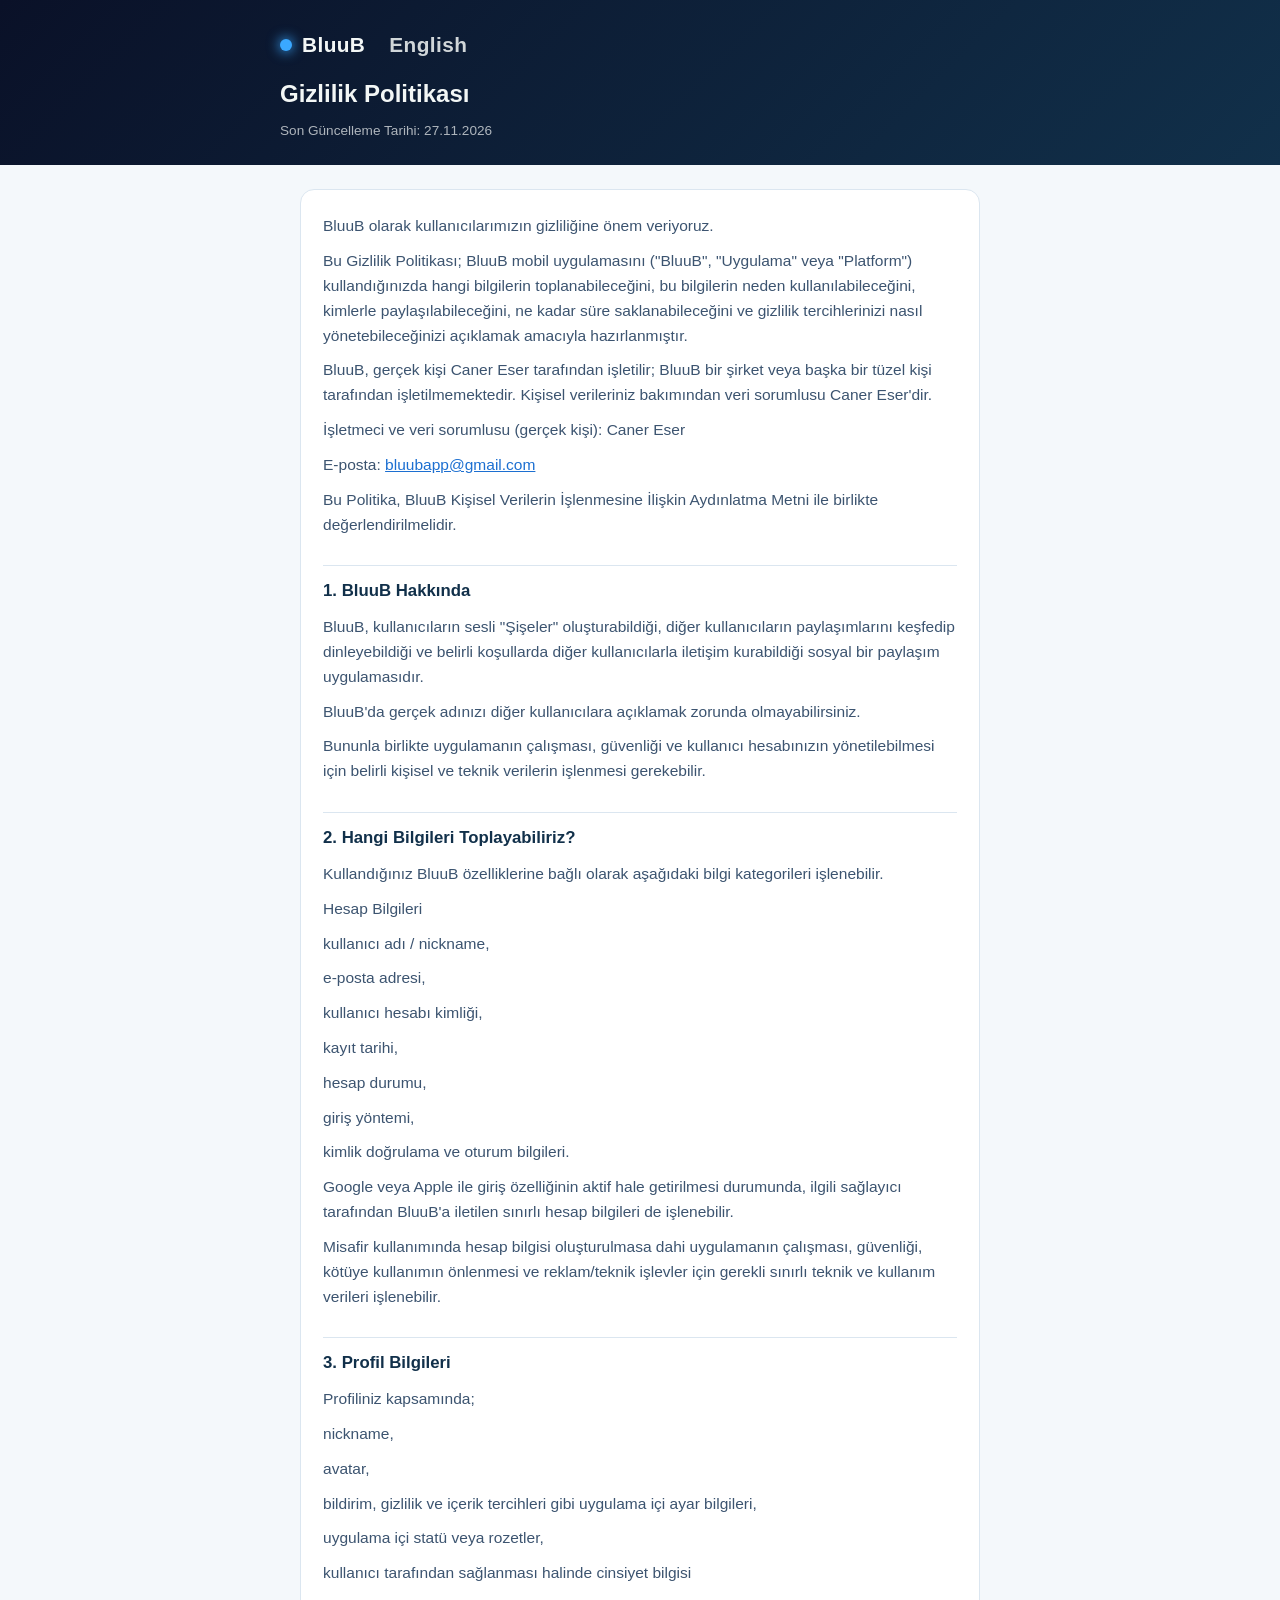
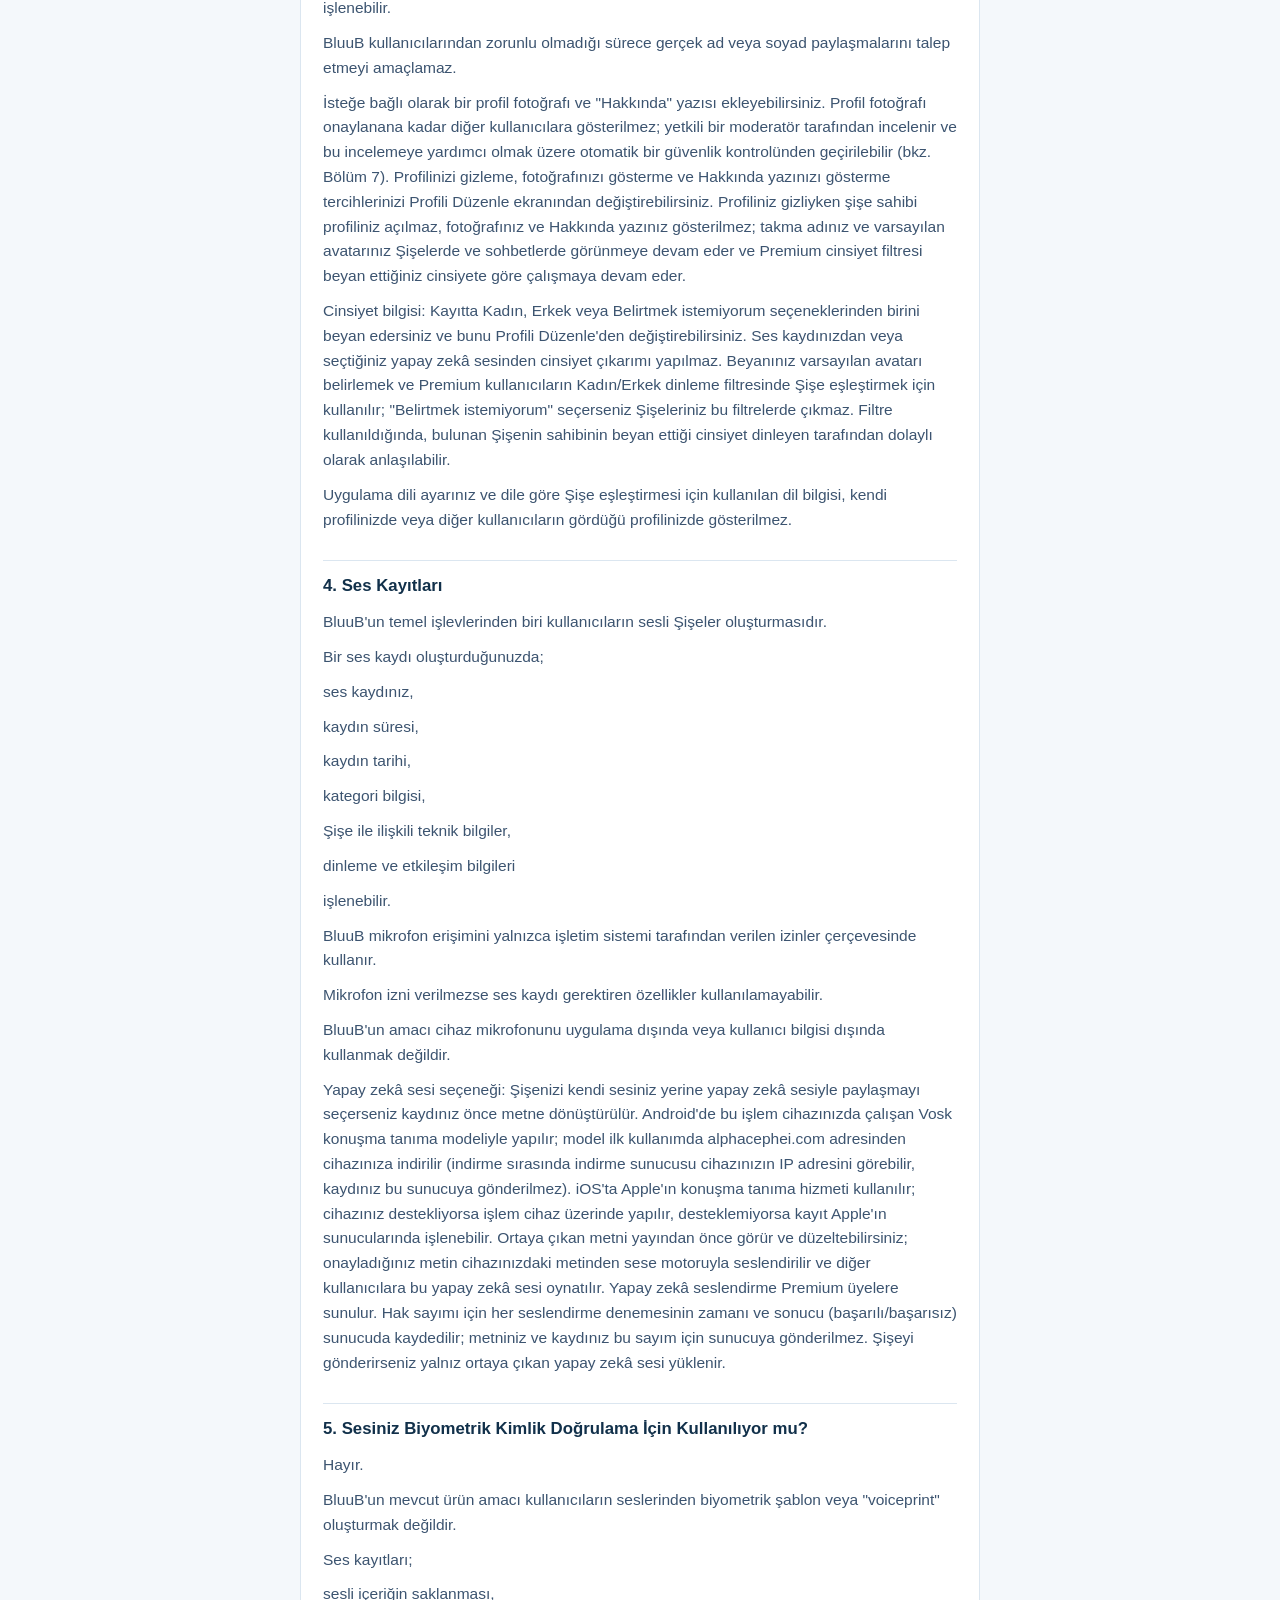
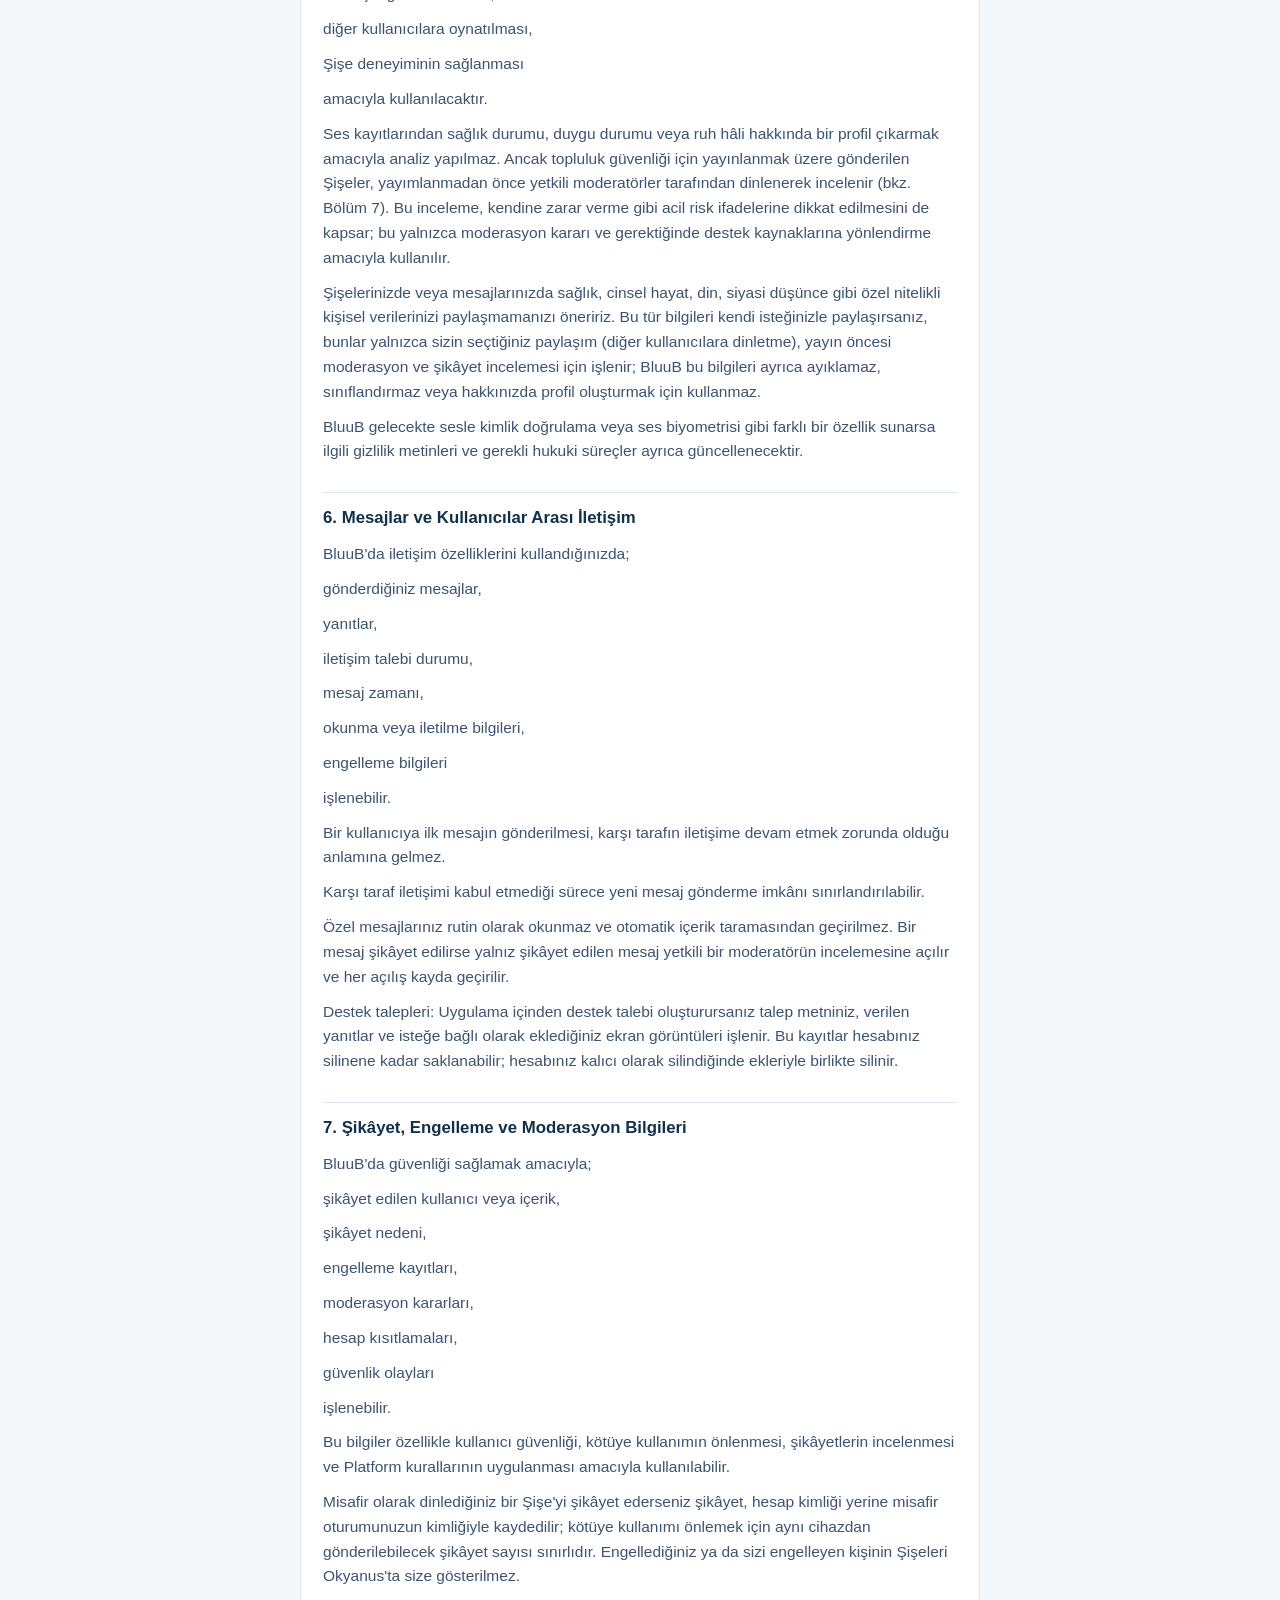
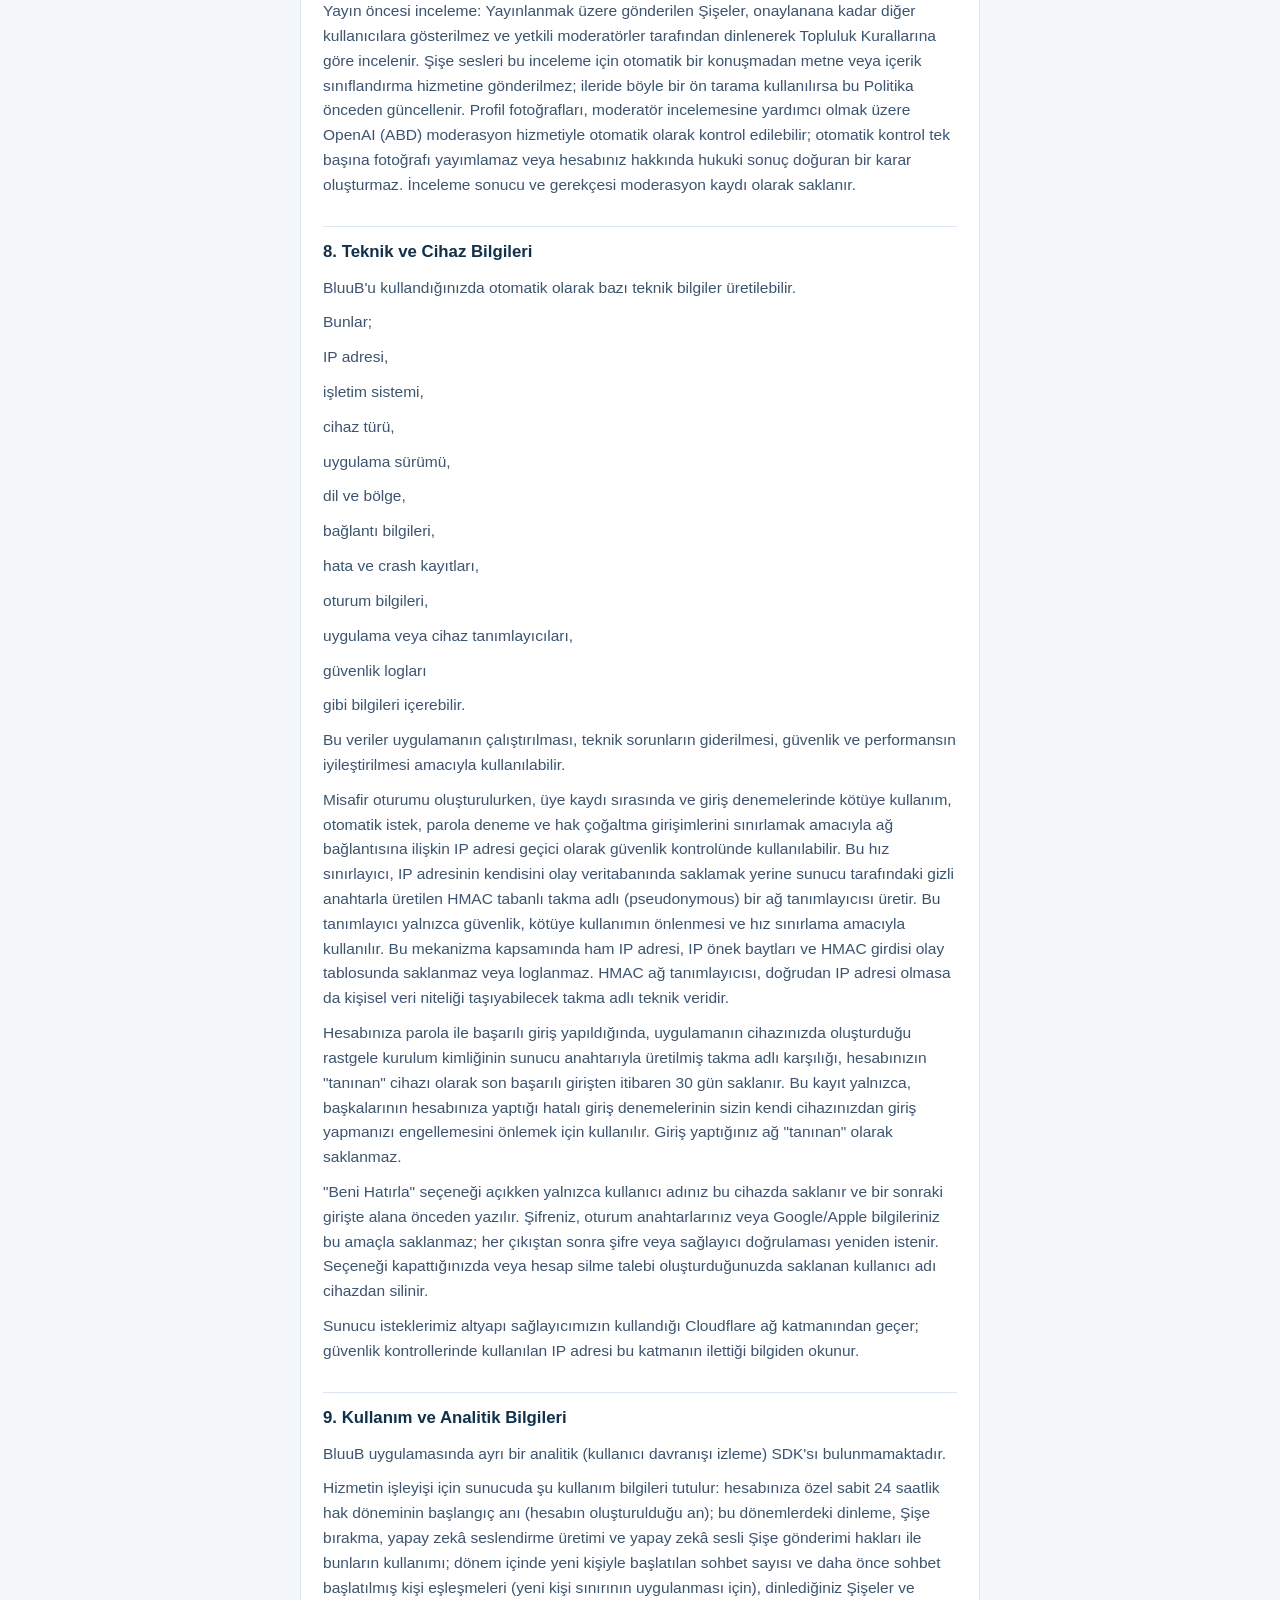
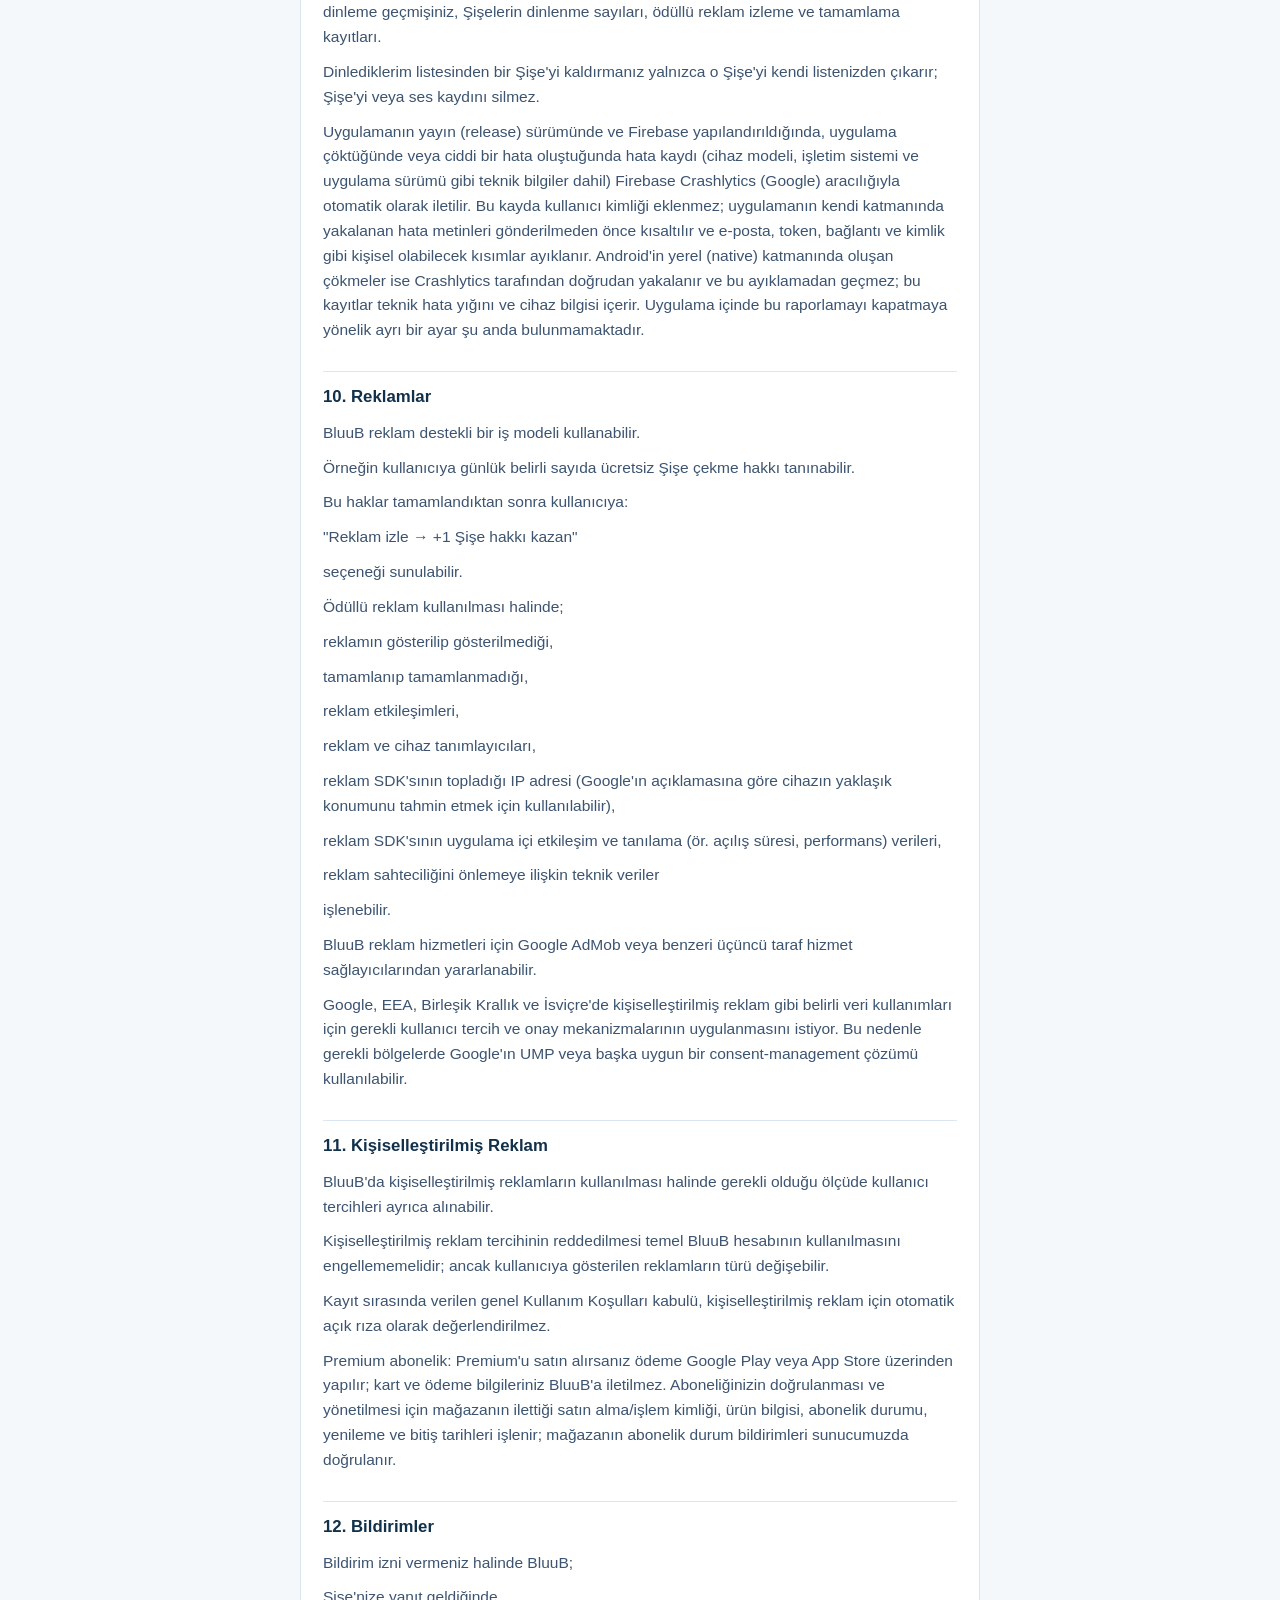
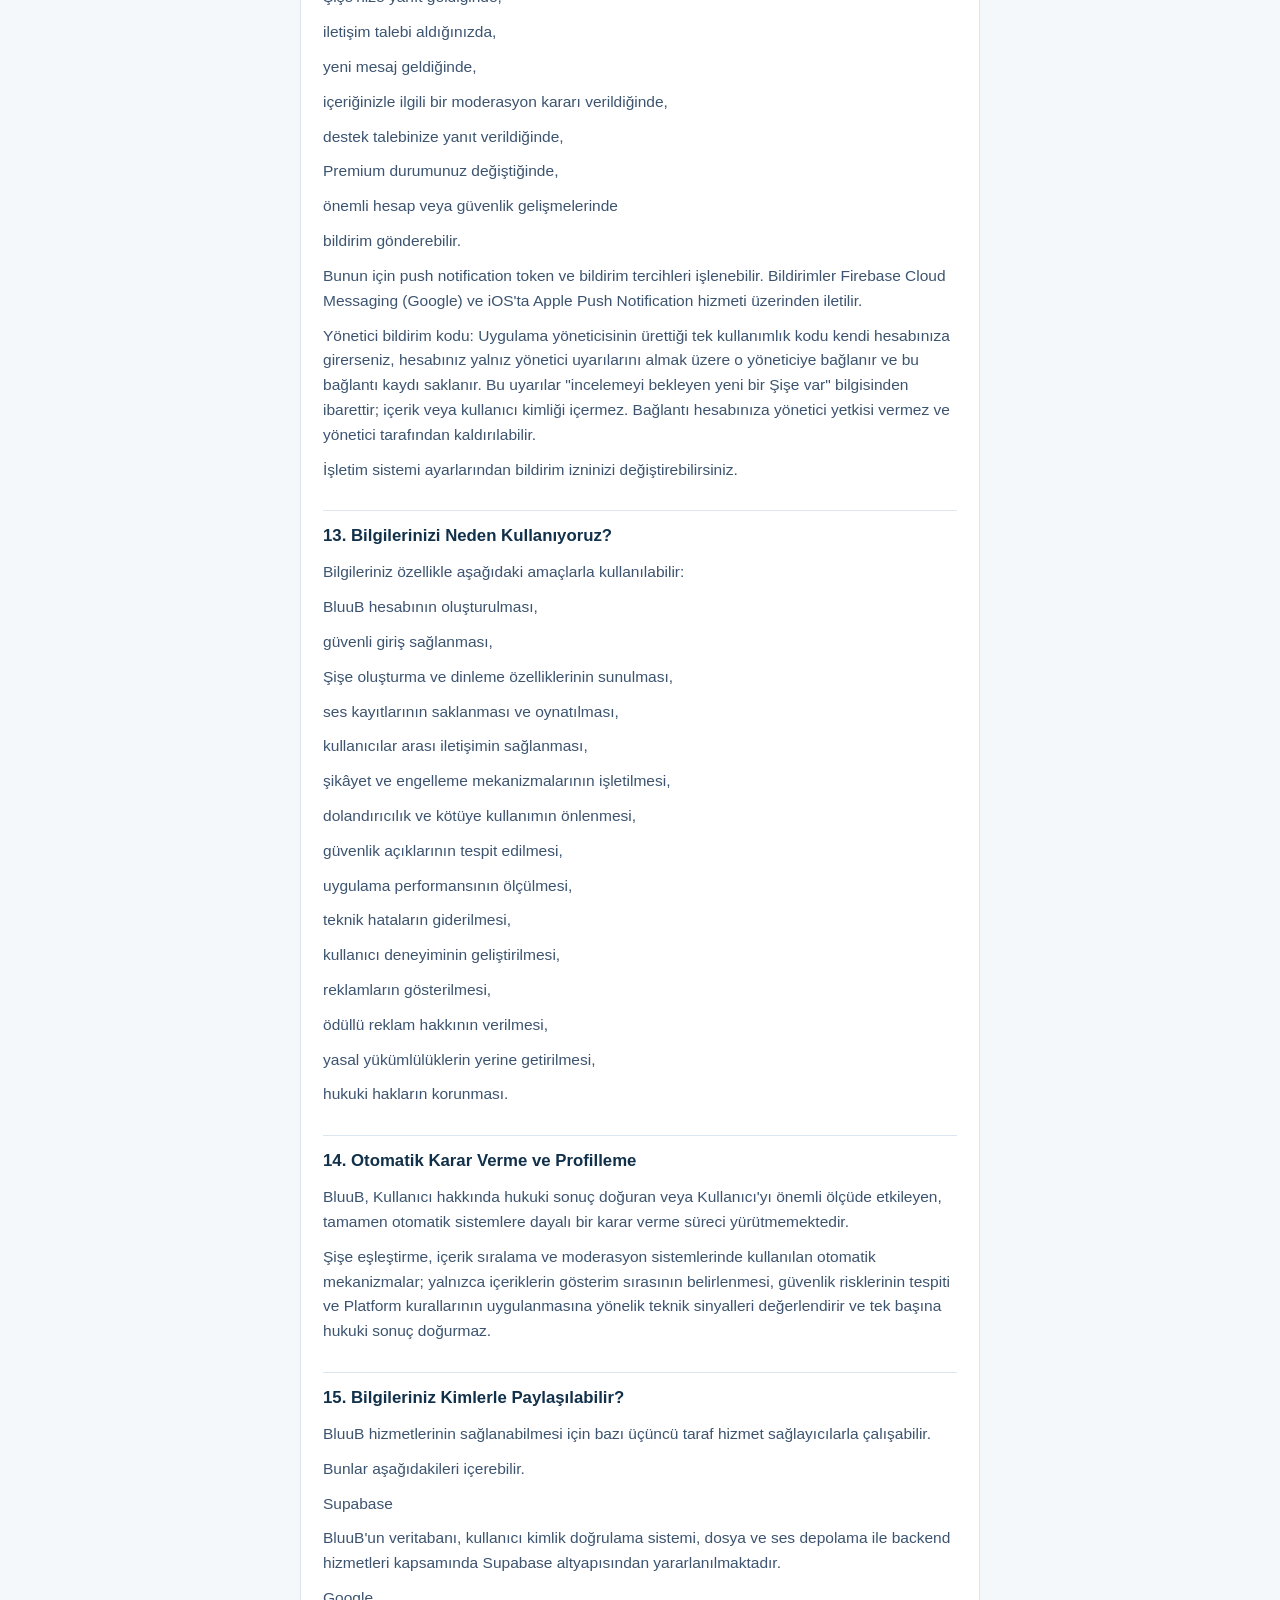
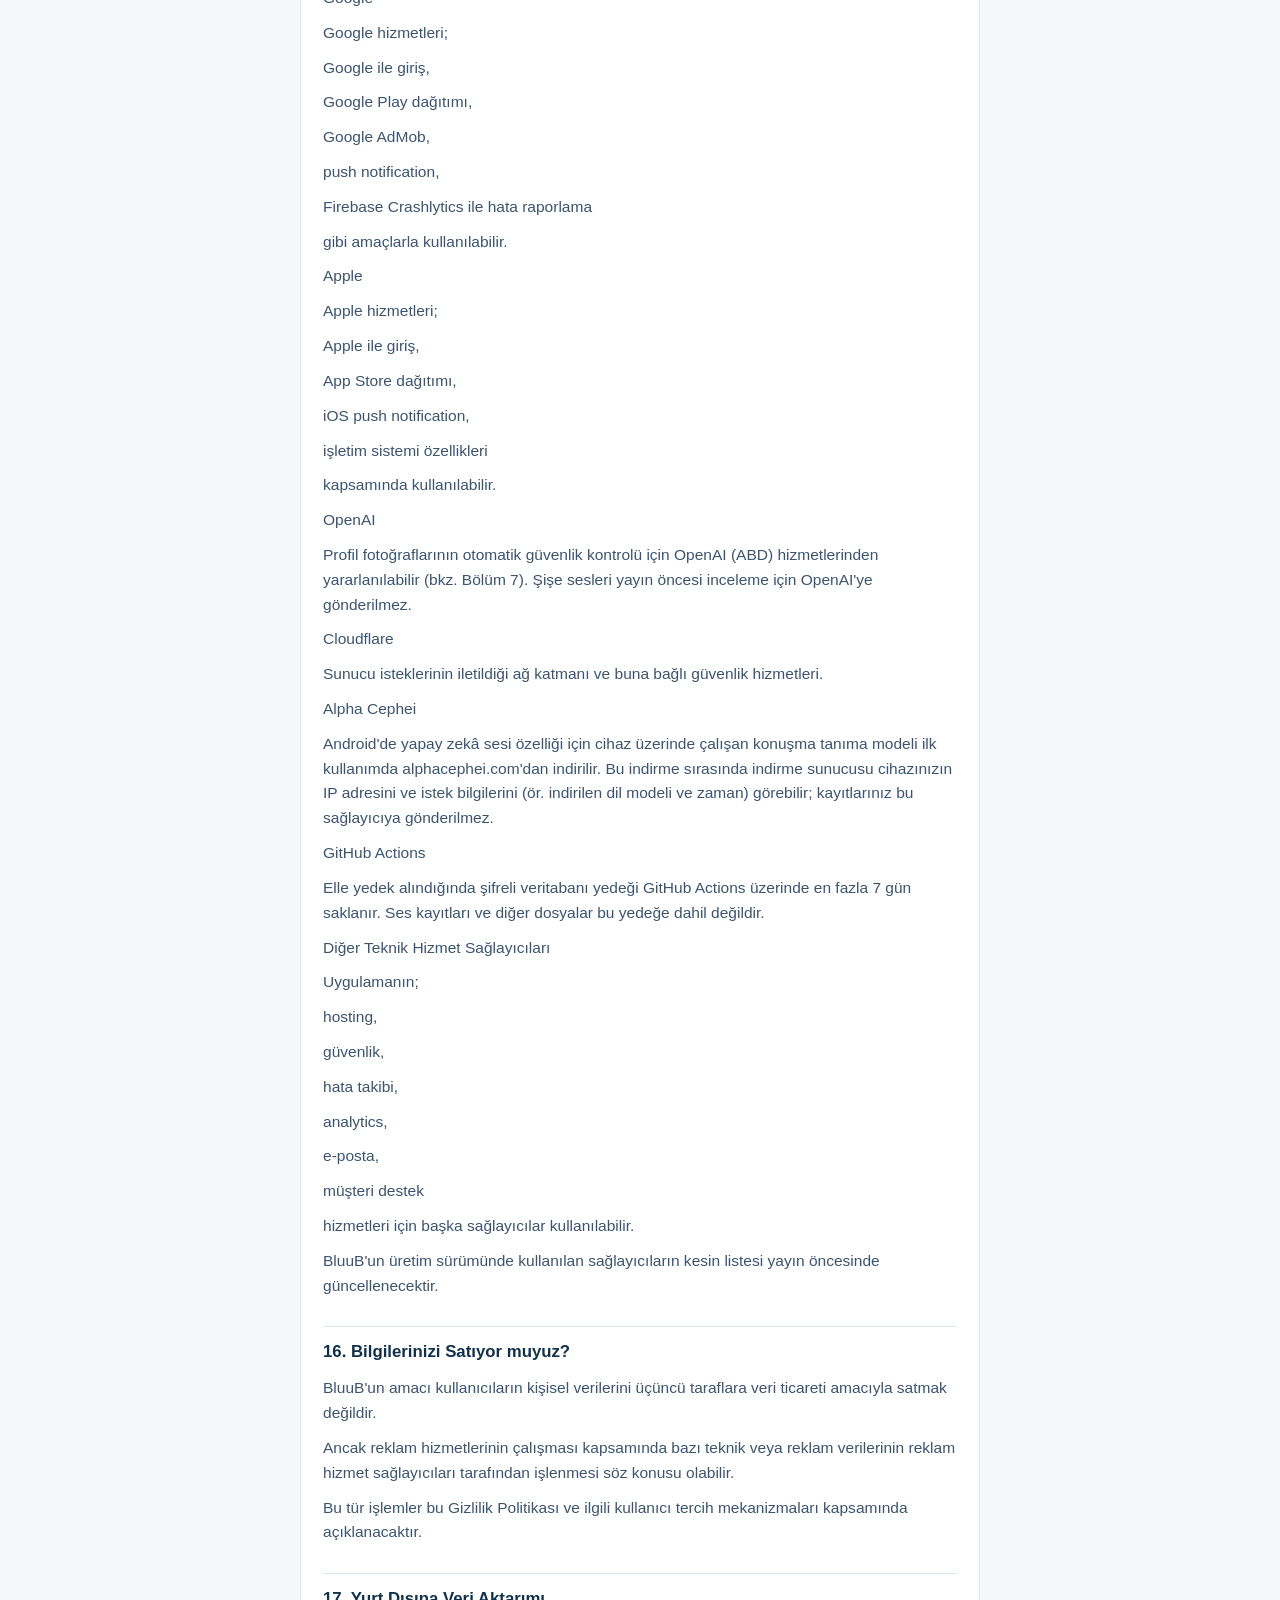
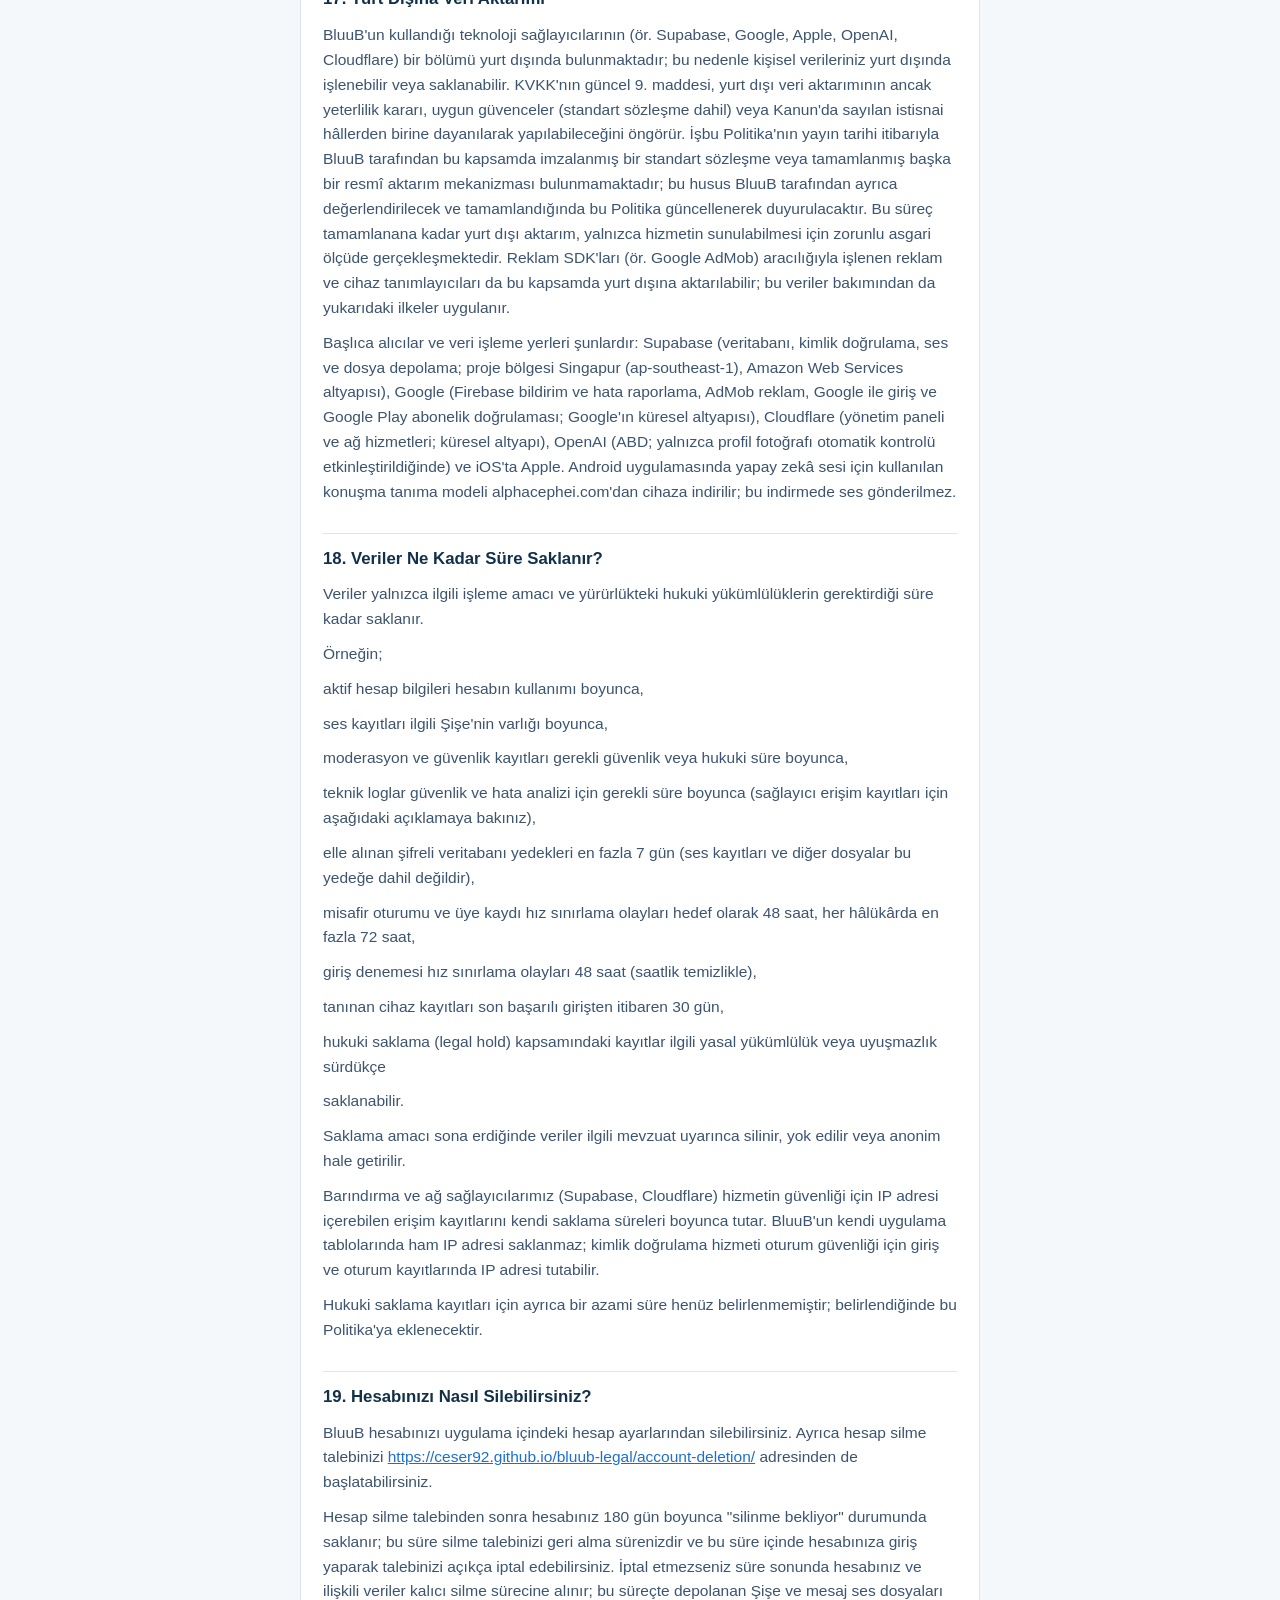
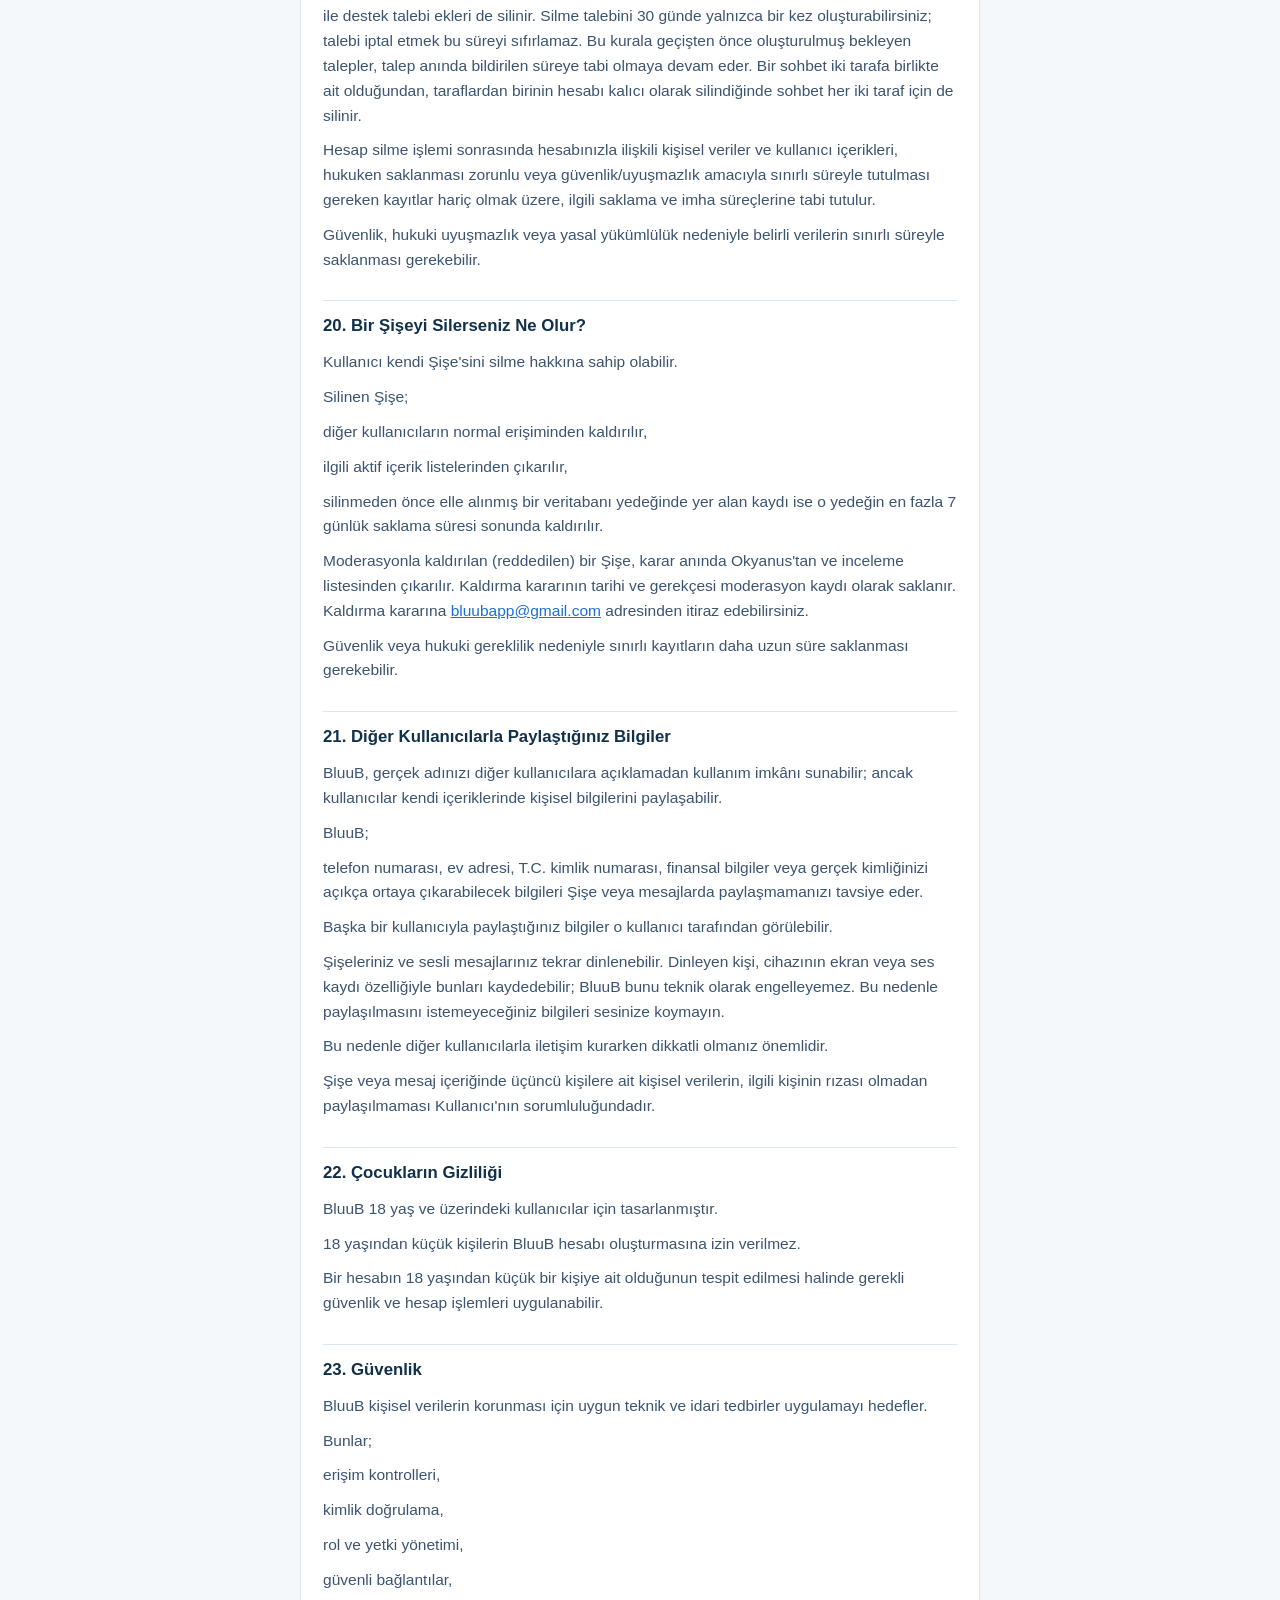
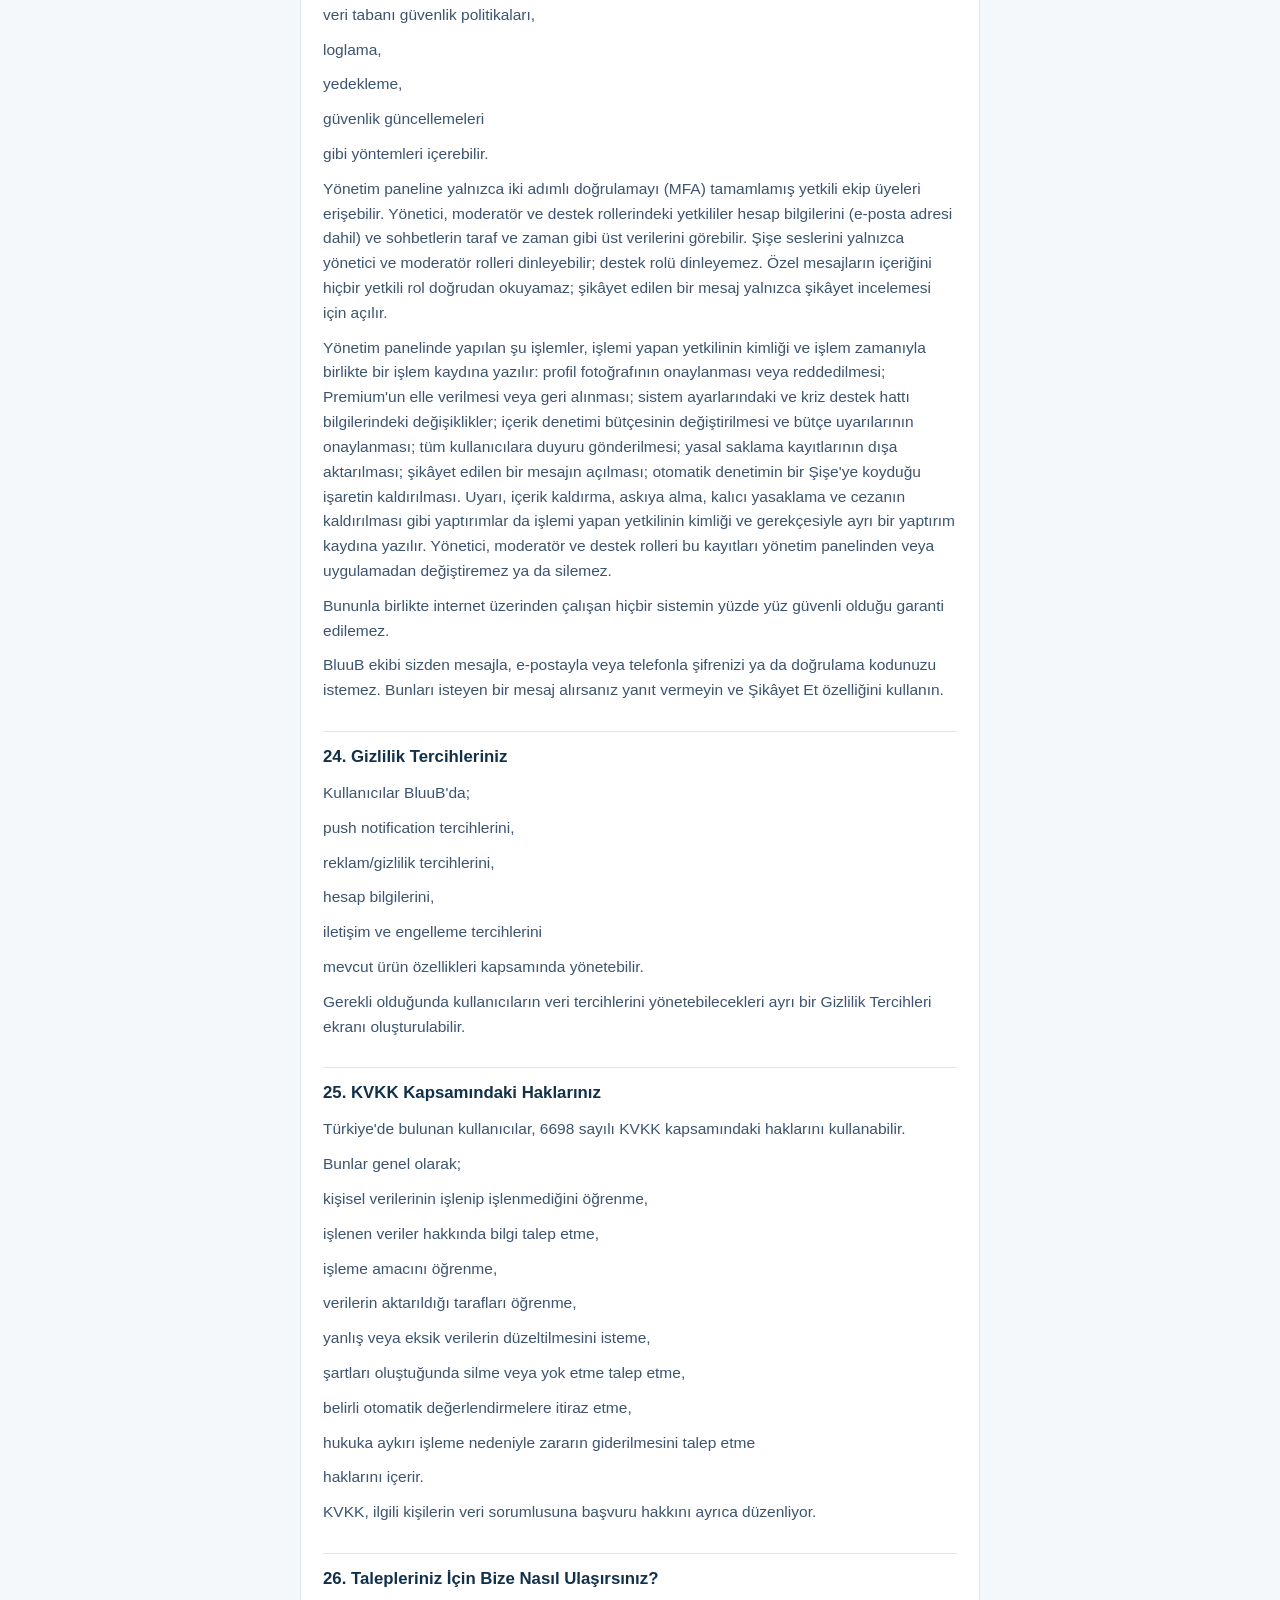
<file: privacy/index.html>
<!doctype html>
<html lang="tr">
<head>
<meta charset="utf-8">
<meta name="viewport" content="width=device-width, initial-scale=1">
<title>Gizlilik Politikası — BluuB</title>
<meta name="robots" content="index, follow">
<link rel="stylesheet" href="../assets/style.css">
<link rel="alternate" hreflang="en" href="../en/privacy/">
</head>
<body>
<header class="site-header">
  <div class="brand"><span class="logo-dot"></span><a href="../">BluuB</a>
    <a class="lang-switch" href="../en/privacy/" lang="en">English</a></div>
  <div class="page-title">
    <h1>Gizlilik Politikası</h1>
    <div class="meta">Son Güncelleme Tarihi: 27.11.2026</div>
  </div>
</header>
<main>
<article>
<p>BluuB olarak kullanıcılarımızın gizliliğine önem veriyoruz.</p>
<p>Bu Gizlilik Politikası; BluuB mobil uygulamasını ("BluuB", "Uygulama" veya "Platform") kullandığınızda hangi bilgilerin toplanabileceğini, bu bilgilerin neden kullanılabileceğini, kimlerle paylaşılabileceğini, ne kadar süre saklanabileceğini ve gizlilik tercihlerinizi nasıl yönetebileceğinizi açıklamak amacıyla hazırlanmıştır.</p>
<p>BluuB, gerçek kişi Caner Eser tarafından işletilir; BluuB bir şirket veya başka bir tüzel kişi tarafından işletilmemektedir. Kişisel verileriniz bakımından veri sorumlusu Caner Eser'dir.</p>
<p>İşletmeci ve veri sorumlusu (gerçek kişi): Caner Eser</p>
<p>E-posta: <a href="mailto:bluubapp@gmail.com">bluubapp@gmail.com</a></p>
<p>Bu Politika, BluuB Kişisel Verilerin İşlenmesine İlişkin Aydınlatma Metni ile birlikte değerlendirilmelidir.</p>
<h2>1. BluuB Hakkında</h2>
<p>BluuB, kullanıcıların sesli "Şişeler" oluşturabildiği, diğer kullanıcıların paylaşımlarını keşfedip dinleyebildiği ve belirli koşullarda diğer kullanıcılarla iletişim kurabildiği sosyal bir paylaşım uygulamasıdır.</p>
<p>BluuB'da gerçek adınızı diğer kullanıcılara açıklamak zorunda olmayabilirsiniz.</p>
<p>Bununla birlikte uygulamanın çalışması, güvenliği ve kullanıcı hesabınızın yönetilebilmesi için belirli kişisel ve teknik verilerin işlenmesi gerekebilir.</p>
<h2>2. Hangi Bilgileri Toplayabiliriz?</h2>
<p>Kullandığınız BluuB özelliklerine bağlı olarak aşağıdaki bilgi kategorileri işlenebilir.</p>
<p>Hesap Bilgileri</p>
<p>kullanıcı adı / nickname,</p>
<p>e-posta adresi,</p>
<p>kullanıcı hesabı kimliği,</p>
<p>kayıt tarihi,</p>
<p>hesap durumu,</p>
<p>giriş yöntemi,</p>
<p>kimlik doğrulama ve oturum bilgileri.</p>
<p>Google veya Apple ile giriş özelliğinin aktif hale getirilmesi durumunda, ilgili sağlayıcı tarafından BluuB'a iletilen sınırlı hesap bilgileri de işlenebilir.</p>
<p>Misafir kullanımında hesap bilgisi oluşturulmasa dahi uygulamanın çalışması, güvenliği, kötüye kullanımın önlenmesi ve reklam/teknik işlevler için gerekli sınırlı teknik ve kullanım verileri işlenebilir.</p>
<h2>3. Profil Bilgileri</h2>
<p>Profiliniz kapsamında;</p>
<p>nickname,</p>
<p>avatar,</p>
<p>bildirim, gizlilik ve içerik tercihleri gibi uygulama içi ayar bilgileri,</p>
<p>uygulama içi statü veya rozetler,</p>
<p>kullanıcı tarafından sağlanması halinde cinsiyet bilgisi</p>
<p>işlenebilir.</p>
<p>BluuB kullanıcılarından zorunlu olmadığı sürece gerçek ad veya soyad paylaşmalarını talep etmeyi amaçlamaz.</p>
<p>İsteğe bağlı olarak bir profil fotoğrafı ve "Hakkında" yazısı ekleyebilirsiniz. Profil fotoğrafı onaylanana kadar diğer kullanıcılara gösterilmez; yetkili bir moderatör tarafından incelenir ve bu incelemeye yardımcı olmak üzere otomatik bir güvenlik kontrolünden geçirilebilir (bkz. Bölüm 7). Profilinizi gizleme, fotoğrafınızı gösterme ve Hakkında yazınızı gösterme tercihlerinizi Profili Düzenle ekranından değiştirebilirsiniz. Profiliniz gizliyken şişe sahibi profiliniz açılmaz, fotoğrafınız ve Hakkında yazınız gösterilmez; takma adınız ve varsayılan avatarınız Şişelerde ve sohbetlerde görünmeye devam eder ve Premium cinsiyet filtresi beyan ettiğiniz cinsiyete göre çalışmaya devam eder.</p>
<p>Cinsiyet bilgisi: Kayıtta Kadın, Erkek veya Belirtmek istemiyorum seçeneklerinden birini beyan edersiniz ve bunu Profili Düzenle'den değiştirebilirsiniz. Ses kaydınızdan veya seçtiğiniz yapay zekâ sesinden cinsiyet çıkarımı yapılmaz. Beyanınız varsayılan avatarı belirlemek ve Premium kullanıcıların Kadın/Erkek dinleme filtresinde Şişe eşleştirmek için kullanılır; "Belirtmek istemiyorum" seçerseniz Şişeleriniz bu filtrelerde çıkmaz. Filtre kullanıldığında, bulunan Şişenin sahibinin beyan ettiği cinsiyet dinleyen tarafından dolaylı olarak anlaşılabilir.</p>
<p>Uygulama dili ayarınız ve dile göre Şişe eşleştirmesi için kullanılan dil bilgisi, kendi profilinizde veya diğer kullanıcıların gördüğü profilinizde gösterilmez.</p>
<h2>4. Ses Kayıtları</h2>
<p>BluuB'un temel işlevlerinden biri kullanıcıların sesli Şişeler oluşturmasıdır.</p>
<p>Bir ses kaydı oluşturduğunuzda;</p>
<p>ses kaydınız,</p>
<p>kaydın süresi,</p>
<p>kaydın tarihi,</p>
<p>kategori bilgisi,</p>
<p>Şişe ile ilişkili teknik bilgiler,</p>
<p>dinleme ve etkileşim bilgileri</p>
<p>işlenebilir.</p>
<p>BluuB mikrofon erişimini yalnızca işletim sistemi tarafından verilen izinler çerçevesinde kullanır.</p>
<p>Mikrofon izni verilmezse ses kaydı gerektiren özellikler kullanılamayabilir.</p>
<p>BluuB'un amacı cihaz mikrofonunu uygulama dışında veya kullanıcı bilgisi dışında kullanmak değildir.</p>
<p>Yapay zekâ sesi seçeneği: Şişenizi kendi sesiniz yerine yapay zekâ sesiyle paylaşmayı seçerseniz kaydınız önce metne dönüştürülür. Android'de bu işlem cihazınızda çalışan Vosk konuşma tanıma modeliyle yapılır; model ilk kullanımda alphacephei.com adresinden cihazınıza indirilir (indirme sırasında indirme sunucusu cihazınızın IP adresini görebilir, kaydınız bu sunucuya gönderilmez). iOS'ta Apple'ın konuşma tanıma hizmeti kullanılır; cihazınız destekliyorsa işlem cihaz üzerinde yapılır, desteklemiyorsa kayıt Apple'ın sunucularında işlenebilir. Ortaya çıkan metni yayından önce görür ve düzeltebilirsiniz; onayladığınız metin cihazınızdaki metinden sese motoruyla seslendirilir ve diğer kullanıcılara bu yapay zekâ sesi oynatılır. Yapay zekâ seslendirme Premium üyelere sunulur. Hak sayımı için her seslendirme denemesinin zamanı ve sonucu (başarılı/başarısız) sunucuda kaydedilir; metniniz ve kaydınız bu sayım için sunucuya gönderilmez. Şişeyi gönderirseniz yalnız ortaya çıkan yapay zekâ sesi yüklenir.</p>
<h2>5. Sesiniz Biyometrik Kimlik Doğrulama İçin Kullanılıyor mu?</h2>
<p>Hayır.</p>
<p>BluuB'un mevcut ürün amacı kullanıcıların seslerinden biyometrik şablon veya "voiceprint" oluşturmak değildir.</p>
<p>Ses kayıtları;</p>
<p>sesli içeriğin saklanması,</p>
<p>diğer kullanıcılara oynatılması,</p>
<p>Şişe deneyiminin sağlanması</p>
<p>amacıyla kullanılacaktır.</p>
<p>Ses kayıtlarından sağlık durumu, duygu durumu veya ruh hâli hakkında bir profil çıkarmak amacıyla analiz yapılmaz. Ancak topluluk güvenliği için yayınlanmak üzere gönderilen Şişeler, yayımlanmadan önce yetkili moderatörler tarafından dinlenerek incelenir (bkz. Bölüm 7). Bu inceleme, kendine zarar verme gibi acil risk ifadelerine dikkat edilmesini de kapsar; bu yalnızca moderasyon kararı ve gerektiğinde destek kaynaklarına yönlendirme amacıyla kullanılır.</p>
<p>Şişelerinizde veya mesajlarınızda sağlık, cinsel hayat, din, siyasi düşünce gibi özel nitelikli kişisel verilerinizi paylaşmamanızı öneririz. Bu tür bilgileri kendi isteğinizle paylaşırsanız, bunlar yalnızca sizin seçtiğiniz paylaşım (diğer kullanıcılara dinletme), yayın öncesi moderasyon ve şikâyet incelemesi için işlenir; BluuB bu bilgileri ayrıca ayıklamaz, sınıflandırmaz veya hakkınızda profil oluşturmak için kullanmaz.</p>
<p>BluuB gelecekte sesle kimlik doğrulama veya ses biyometrisi gibi farklı bir özellik sunarsa ilgili gizlilik metinleri ve gerekli hukuki süreçler ayrıca güncellenecektir.</p>
<h2>6. Mesajlar ve Kullanıcılar Arası İletişim</h2>
<p>BluuB'da iletişim özelliklerini kullandığınızda;</p>
<p>gönderdiğiniz mesajlar,</p>
<p>yanıtlar,</p>
<p>iletişim talebi durumu,</p>
<p>mesaj zamanı,</p>
<p>okunma veya iletilme bilgileri,</p>
<p>engelleme bilgileri</p>
<p>işlenebilir.</p>
<p>Bir kullanıcıya ilk mesajın gönderilmesi, karşı tarafın iletişime devam etmek zorunda olduğu anlamına gelmez.</p>
<p>Karşı taraf iletişimi kabul etmediği sürece yeni mesaj gönderme imkânı sınırlandırılabilir.</p>
<p>Özel mesajlarınız rutin olarak okunmaz ve otomatik içerik taramasından geçirilmez. Bir mesaj şikâyet edilirse yalnız şikâyet edilen mesaj yetkili bir moderatörün incelemesine açılır ve her açılış kayda geçirilir.</p>
<p>Destek talepleri: Uygulama içinden destek talebi oluşturursanız talep metniniz, verilen yanıtlar ve isteğe bağlı olarak eklediğiniz ekran görüntüleri işlenir. Bu kayıtlar hesabınız silinene kadar saklanabilir; hesabınız kalıcı olarak silindiğinde ekleriyle birlikte silinir.</p>
<h2>7. Şikâyet, Engelleme ve Moderasyon Bilgileri</h2>
<p>BluuB'da güvenliği sağlamak amacıyla;</p>
<p>şikâyet edilen kullanıcı veya içerik,</p>
<p>şikâyet nedeni,</p>
<p>engelleme kayıtları,</p>
<p>moderasyon kararları,</p>
<p>hesap kısıtlamaları,</p>
<p>güvenlik olayları</p>
<p>işlenebilir.</p>
<p>Bu bilgiler özellikle kullanıcı güvenliği, kötüye kullanımın önlenmesi, şikâyetlerin incelenmesi ve Platform kurallarının uygulanması amacıyla kullanılabilir.</p>
<p>Misafir olarak dinlediğiniz bir Şişe'yi şikâyet ederseniz şikâyet, hesap kimliği yerine misafir oturumunuzun kimliğiyle kaydedilir; kötüye kullanımı önlemek için aynı cihazdan gönderilebilecek şikâyet sayısı sınırlıdır. Engellediğiniz ya da sizi engelleyen kişinin Şişeleri Okyanus'ta size gösterilmez.</p>
<p>Yayın öncesi inceleme: Yayınlanmak üzere gönderilen Şişeler, onaylanana kadar diğer kullanıcılara gösterilmez ve yetkili moderatörler tarafından dinlenerek Topluluk Kurallarına göre incelenir. Şişe sesleri bu inceleme için otomatik bir konuşmadan metne veya içerik sınıflandırma hizmetine gönderilmez; ileride böyle bir ön tarama kullanılırsa bu Politika önceden güncellenir. Profil fotoğrafları, moderatör incelemesine yardımcı olmak üzere OpenAI (ABD) moderasyon hizmetiyle otomatik olarak kontrol edilebilir; otomatik kontrol tek başına fotoğrafı yayımlamaz veya hesabınız hakkında hukuki sonuç doğuran bir karar oluşturmaz. İnceleme sonucu ve gerekçesi moderasyon kaydı olarak saklanır.</p>
<h2>8. Teknik ve Cihaz Bilgileri</h2>
<p>BluuB'u kullandığınızda otomatik olarak bazı teknik bilgiler üretilebilir.</p>
<p>Bunlar;</p>
<p>IP adresi,</p>
<p>işletim sistemi,</p>
<p>cihaz türü,</p>
<p>uygulama sürümü,</p>
<p>dil ve bölge,</p>
<p>bağlantı bilgileri,</p>
<p>hata ve crash kayıtları,</p>
<p>oturum bilgileri,</p>
<p>uygulama veya cihaz tanımlayıcıları,</p>
<p>güvenlik logları</p>
<p>gibi bilgileri içerebilir.</p>
<p>Bu veriler uygulamanın çalıştırılması, teknik sorunların giderilmesi, güvenlik ve performansın iyileştirilmesi amacıyla kullanılabilir.</p>
<p>Misafir oturumu oluşturulurken, üye kaydı sırasında ve giriş denemelerinde kötüye kullanım, otomatik istek, parola deneme ve hak çoğaltma girişimlerini sınırlamak amacıyla ağ bağlantısına ilişkin IP adresi geçici olarak güvenlik kontrolünde kullanılabilir. Bu hız sınırlayıcı, IP adresinin kendisini olay veritabanında saklamak yerine sunucu tarafındaki gizli anahtarla üretilen HMAC tabanlı takma adlı (pseudonymous) bir ağ tanımlayıcısı üretir. Bu tanımlayıcı yalnızca güvenlik, kötüye kullanımın önlenmesi ve hız sınırlama amacıyla kullanılır. Bu mekanizma kapsamında ham IP adresi, IP önek baytları ve HMAC girdisi olay tablosunda saklanmaz veya loglanmaz. HMAC ağ tanımlayıcısı, doğrudan IP adresi olmasa da kişisel veri niteliği taşıyabilecek takma adlı teknik veridir.</p>
<p>Hesabınıza parola ile başarılı giriş yapıldığında, uygulamanın cihazınızda oluşturduğu rastgele kurulum kimliğinin sunucu anahtarıyla üretilmiş takma adlı karşılığı, hesabınızın "tanınan" cihazı olarak son başarılı girişten itibaren 30 gün saklanır. Bu kayıt yalnızca, başkalarının hesabınıza yaptığı hatalı giriş denemelerinin sizin kendi cihazınızdan giriş yapmanızı engellemesini önlemek için kullanılır. Giriş yaptığınız ağ "tanınan" olarak saklanmaz.</p>
<p>"Beni Hatırla" seçeneği açıkken yalnızca kullanıcı adınız bu cihazda saklanır ve bir sonraki girişte alana önceden yazılır. Şifreniz, oturum anahtarlarınız veya Google/Apple bilgileriniz bu amaçla saklanmaz; her çıkıştan sonra şifre veya sağlayıcı doğrulaması yeniden istenir. Seçeneği kapattığınızda veya hesap silme talebi oluşturduğunuzda saklanan kullanıcı adı cihazdan silinir.</p>
<p>Sunucu isteklerimiz altyapı sağlayıcımızın kullandığı Cloudflare ağ katmanından geçer; güvenlik kontrollerinde kullanılan IP adresi bu katmanın ilettiği bilgiden okunur.</p>
<h2>9. Kullanım ve Analitik Bilgileri</h2>
<p>BluuB uygulamasında ayrı bir analitik (kullanıcı davranışı izleme) SDK'sı bulunmamaktadır.</p>
<p>Hizmetin işleyişi için sunucuda şu kullanım bilgileri tutulur: hesabınıza özel sabit 24 saatlik hak döneminin başlangıç anı (hesabın oluşturulduğu an); bu dönemlerdeki dinleme, Şişe bırakma, yapay zekâ seslendirme üretimi ve yapay zekâ sesli Şişe gönderimi hakları ile bunların kullanımı; dönem içinde yeni kişiyle başlatılan sohbet sayısı ve daha önce sohbet başlatılmış kişi eşleşmeleri (yeni kişi sınırının uygulanması için), dinlediğiniz Şişeler ve dinleme geçmişiniz, Şişelerin dinlenme sayıları, ödüllü reklam izleme ve tamamlama kayıtları.</p>
<p>Dinlediklerim listesinden bir Şişe'yi kaldırmanız yalnızca o Şişe'yi kendi listenizden çıkarır; Şişe'yi veya ses kaydını silmez.</p>
<p>Uygulamanın yayın (release) sürümünde ve Firebase yapılandırıldığında, uygulama çöktüğünde veya ciddi bir hata oluştuğunda hata kaydı (cihaz modeli, işletim sistemi ve uygulama sürümü gibi teknik bilgiler dahil) Firebase Crashlytics (Google) aracılığıyla otomatik olarak iletilir. Bu kayda kullanıcı kimliği eklenmez; uygulamanın kendi katmanında yakalanan hata metinleri gönderilmeden önce kısaltılır ve e-posta, token, bağlantı ve kimlik gibi kişisel olabilecek kısımlar ayıklanır. Android'in yerel (native) katmanında oluşan çökmeler ise Crashlytics tarafından doğrudan yakalanır ve bu ayıklamadan geçmez; bu kayıtlar teknik hata yığını ve cihaz bilgisi içerir. Uygulama içinde bu raporlamayı kapatmaya yönelik ayrı bir ayar şu anda bulunmamaktadır.</p>
<h2>10. Reklamlar</h2>
<p>BluuB reklam destekli bir iş modeli kullanabilir.</p>
<p>Örneğin kullanıcıya günlük belirli sayıda ücretsiz Şişe çekme hakkı tanınabilir.</p>
<p>Bu haklar tamamlandıktan sonra kullanıcıya:</p>
<p>"Reklam izle → +1 Şişe hakkı kazan"</p>
<p>seçeneği sunulabilir.</p>
<p>Ödüllü reklam kullanılması halinde;</p>
<p>reklamın gösterilip gösterilmediği,</p>
<p>tamamlanıp tamamlanmadığı,</p>
<p>reklam etkileşimleri,</p>
<p>reklam ve cihaz tanımlayıcıları,</p>
<p>reklam SDK'sının topladığı IP adresi (Google'ın açıklamasına göre cihazın yaklaşık konumunu tahmin etmek için kullanılabilir),</p>
<p>reklam SDK'sının uygulama içi etkileşim ve tanılama (ör. açılış süresi, performans) verileri,</p>
<p>reklam sahteciliğini önlemeye ilişkin teknik veriler</p>
<p>işlenebilir.</p>
<p>BluuB reklam hizmetleri için Google AdMob veya benzeri üçüncü taraf hizmet sağlayıcılarından yararlanabilir.</p>
<p>Google, EEA, Birleşik Krallık ve İsviçre'de kişiselleştirilmiş reklam gibi belirli veri kullanımları için gerekli kullanıcı tercih ve onay mekanizmalarının uygulanmasını istiyor. Bu nedenle gerekli bölgelerde Google'ın UMP veya başka uygun bir consent-management çözümü kullanılabilir.</p>
<h2>11. Kişiselleştirilmiş Reklam</h2>
<p>BluuB'da kişiselleştirilmiş reklamların kullanılması halinde gerekli olduğu ölçüde kullanıcı tercihleri ayrıca alınabilir.</p>
<p>Kişiselleştirilmiş reklam tercihinin reddedilmesi temel BluuB hesabının kullanılmasını engellememelidir; ancak kullanıcıya gösterilen reklamların türü değişebilir.</p>
<p>Kayıt sırasında verilen genel Kullanım Koşulları kabulü, kişiselleştirilmiş reklam için otomatik açık rıza olarak değerlendirilmez.</p>
<p>Premium abonelik: Premium'u satın alırsanız ödeme Google Play veya App Store üzerinden yapılır; kart ve ödeme bilgileriniz BluuB'a iletilmez. Aboneliğinizin doğrulanması ve yönetilmesi için mağazanın ilettiği satın alma/işlem kimliği, ürün bilgisi, abonelik durumu, yenileme ve bitiş tarihleri işlenir; mağazanın abonelik durum bildirimleri sunucumuzda doğrulanır.</p>
<h2>12. Bildirimler</h2>
<p>Bildirim izni vermeniz halinde BluuB;</p>
<p>Şişe'nize yanıt geldiğinde,</p>
<p>iletişim talebi aldığınızda,</p>
<p>yeni mesaj geldiğinde,</p>
<p>içeriğinizle ilgili bir moderasyon kararı verildiğinde,</p>
<p>destek talebinize yanıt verildiğinde,</p>
<p>Premium durumunuz değiştiğinde,</p>
<p>önemli hesap veya güvenlik gelişmelerinde</p>
<p>bildirim gönderebilir.</p>
<p>Bunun için push notification token ve bildirim tercihleri işlenebilir. Bildirimler Firebase Cloud Messaging (Google) ve iOS'ta Apple Push Notification hizmeti üzerinden iletilir.</p>
<p>Yönetici bildirim kodu: Uygulama yöneticisinin ürettiği tek kullanımlık kodu kendi hesabınıza girerseniz, hesabınız yalnız yönetici uyarılarını almak üzere o yöneticiye bağlanır ve bu bağlantı kaydı saklanır. Bu uyarılar "incelemeyi bekleyen yeni bir Şişe var" bilgisinden ibarettir; içerik veya kullanıcı kimliği içermez. Bağlantı hesabınıza yönetici yetkisi vermez ve yönetici tarafından kaldırılabilir.</p>
<p>İşletim sistemi ayarlarından bildirim izninizi değiştirebilirsiniz.</p>
<h2>13. Bilgilerinizi Neden Kullanıyoruz?</h2>
<p>Bilgileriniz özellikle aşağıdaki amaçlarla kullanılabilir:</p>
<p>BluuB hesabının oluşturulması,</p>
<p>güvenli giriş sağlanması,</p>
<p>Şişe oluşturma ve dinleme özelliklerinin sunulması,</p>
<p>ses kayıtlarının saklanması ve oynatılması,</p>
<p>kullanıcılar arası iletişimin sağlanması,</p>
<p>şikâyet ve engelleme mekanizmalarının işletilmesi,</p>
<p>dolandırıcılık ve kötüye kullanımın önlenmesi,</p>
<p>güvenlik açıklarının tespit edilmesi,</p>
<p>uygulama performansının ölçülmesi,</p>
<p>teknik hataların giderilmesi,</p>
<p>kullanıcı deneyiminin geliştirilmesi,</p>
<p>reklamların gösterilmesi,</p>
<p>ödüllü reklam hakkının verilmesi,</p>
<p>yasal yükümlülüklerin yerine getirilmesi,</p>
<p>hukuki hakların korunması.</p>
<h2>14. Otomatik Karar Verme ve Profilleme</h2>
<p>BluuB, Kullanıcı hakkında hukuki sonuç doğuran veya Kullanıcı'yı önemli ölçüde etkileyen, tamamen otomatik sistemlere dayalı bir karar verme süreci yürütmemektedir.</p>
<p>Şişe eşleştirme, içerik sıralama ve moderasyon sistemlerinde kullanılan otomatik mekanizmalar; yalnızca içeriklerin gösterim sırasının belirlenmesi, güvenlik risklerinin tespiti ve Platform kurallarının uygulanmasına yönelik teknik sinyalleri değerlendirir ve tek başına hukuki sonuç doğurmaz.</p>
<h2>15. Bilgileriniz Kimlerle Paylaşılabilir?</h2>
<p>BluuB hizmetlerinin sağlanabilmesi için bazı üçüncü taraf hizmet sağlayıcılarla çalışabilir.</p>
<p>Bunlar aşağıdakileri içerebilir.</p>
<p>Supabase</p>
<p>BluuB'un veritabanı, kullanıcı kimlik doğrulama sistemi, dosya ve ses depolama ile backend hizmetleri kapsamında Supabase altyapısından yararlanılmaktadır.</p>
<p>Google</p>
<p>Google hizmetleri;</p>
<p>Google ile giriş,</p>
<p>Google Play dağıtımı,</p>
<p>Google AdMob,</p>
<p>push notification,</p>
<p>Firebase Crashlytics ile hata raporlama</p>
<p>gibi amaçlarla kullanılabilir.</p>
<p>Apple</p>
<p>Apple hizmetleri;</p>
<p>Apple ile giriş,</p>
<p>App Store dağıtımı,</p>
<p>iOS push notification,</p>
<p>işletim sistemi özellikleri</p>
<p>kapsamında kullanılabilir.</p>
<p>OpenAI</p>
<p>Profil fotoğraflarının otomatik güvenlik kontrolü için OpenAI (ABD) hizmetlerinden yararlanılabilir (bkz. Bölüm 7). Şişe sesleri yayın öncesi inceleme için OpenAI'ye gönderilmez.</p>
<p>Cloudflare</p>
<p>Sunucu isteklerinin iletildiği ağ katmanı ve buna bağlı güvenlik hizmetleri.</p>
<p>Alpha Cephei</p>
<p>Android'de yapay zekâ sesi özelliği için cihaz üzerinde çalışan konuşma tanıma modeli ilk kullanımda alphacephei.com'dan indirilir. Bu indirme sırasında indirme sunucusu cihazınızın IP adresini ve istek bilgilerini (ör. indirilen dil modeli ve zaman) görebilir; kayıtlarınız bu sağlayıcıya gönderilmez.</p>
<p>GitHub Actions</p>
<p>Elle yedek alındığında şifreli veritabanı yedeği GitHub Actions üzerinde en fazla 7 gün saklanır. Ses kayıtları ve diğer dosyalar bu yedeğe dahil değildir.</p>
<p>Diğer Teknik Hizmet Sağlayıcıları</p>
<p>Uygulamanın;</p>
<p>hosting,</p>
<p>güvenlik,</p>
<p>hata takibi,</p>
<p>analytics,</p>
<p>e-posta,</p>
<p>müşteri destek</p>
<p>hizmetleri için başka sağlayıcılar kullanılabilir.</p>
<p>BluuB'un üretim sürümünde kullanılan sağlayıcıların kesin listesi yayın öncesinde güncellenecektir.</p>
<h2>16. Bilgilerinizi Satıyor muyuz?</h2>
<p>BluuB'un amacı kullanıcıların kişisel verilerini üçüncü taraflara veri ticareti amacıyla satmak değildir.</p>
<p>Ancak reklam hizmetlerinin çalışması kapsamında bazı teknik veya reklam verilerinin reklam hizmet sağlayıcıları tarafından işlenmesi söz konusu olabilir.</p>
<p>Bu tür işlemler bu Gizlilik Politikası ve ilgili kullanıcı tercih mekanizmaları kapsamında açıklanacaktır.</p>
<h2>17. Yurt Dışına Veri Aktarımı</h2>
<p>BluuB'un kullandığı teknoloji sağlayıcılarının (ör. Supabase, Google, Apple, OpenAI, Cloudflare) bir bölümü yurt dışında bulunmaktadır; bu nedenle kişisel verileriniz yurt dışında işlenebilir veya saklanabilir. KVKK'nın güncel 9. maddesi, yurt dışı veri aktarımının ancak yeterlilik kararı, uygun güvenceler (standart sözleşme dahil) veya Kanun'da sayılan istisnai hâllerden birine dayanılarak yapılabileceğini öngörür. İşbu Politika'nın yayın tarihi itibarıyla BluuB tarafından bu kapsamda imzalanmış bir standart sözleşme veya tamamlanmış başka bir resmî aktarım mekanizması bulunmamaktadır; bu husus BluuB tarafından ayrıca değerlendirilecek ve tamamlandığında bu Politika güncellenerek duyurulacaktır. Bu süreç tamamlanana kadar yurt dışı aktarım, yalnızca hizmetin sunulabilmesi için zorunlu asgari ölçüde gerçekleşmektedir. Reklam SDK'ları (ör. Google AdMob) aracılığıyla işlenen reklam ve cihaz tanımlayıcıları da bu kapsamda yurt dışına aktarılabilir; bu veriler bakımından da yukarıdaki ilkeler uygulanır.</p>
<p>Başlıca alıcılar ve veri işleme yerleri şunlardır: Supabase (veritabanı, kimlik doğrulama, ses ve dosya depolama; proje bölgesi Singapur (ap-southeast-1), Amazon Web Services altyapısı), Google (Firebase bildirim ve hata raporlama, AdMob reklam, Google ile giriş ve Google Play abonelik doğrulaması; Google'ın küresel altyapısı), Cloudflare (yönetim paneli ve ağ hizmetleri; küresel altyapı), OpenAI (ABD; yalnızca profil fotoğrafı otomatik kontrolü etkinleştirildiğinde) ve iOS'ta Apple. Android uygulamasında yapay zekâ sesi için kullanılan konuşma tanıma modeli alphacephei.com'dan cihaza indirilir; bu indirmede ses gönderilmez.</p>
<h2>18. Veriler Ne Kadar Süre Saklanır?</h2>
<p>Veriler yalnızca ilgili işleme amacı ve yürürlükteki hukuki yükümlülüklerin gerektirdiği süre kadar saklanır.</p>
<p>Örneğin;</p>
<p>aktif hesap bilgileri hesabın kullanımı boyunca,</p>
<p>ses kayıtları ilgili Şişe'nin varlığı boyunca,</p>
<p>moderasyon ve güvenlik kayıtları gerekli güvenlik veya hukuki süre boyunca,</p>
<p>teknik loglar güvenlik ve hata analizi için gerekli süre boyunca (sağlayıcı erişim kayıtları için aşağıdaki açıklamaya bakınız),</p>
<p>elle alınan şifreli veritabanı yedekleri en fazla 7 gün (ses kayıtları ve diğer dosyalar bu yedeğe dahil değildir),</p>
<p>misafir oturumu ve üye kaydı hız sınırlama olayları hedef olarak 48 saat, her hâlükârda en fazla 72 saat,</p>
<p>giriş denemesi hız sınırlama olayları 48 saat (saatlik temizlikle),</p>
<p>tanınan cihaz kayıtları son başarılı girişten itibaren 30 gün,</p>
<p>hukuki saklama (legal hold) kapsamındaki kayıtlar ilgili yasal yükümlülük veya uyuşmazlık sürdükçe</p>
<p>saklanabilir.</p>
<p>Saklama amacı sona erdiğinde veriler ilgili mevzuat uyarınca silinir, yok edilir veya anonim hale getirilir.</p>
<p>Barındırma ve ağ sağlayıcılarımız (Supabase, Cloudflare) hizmetin güvenliği için IP adresi içerebilen erişim kayıtlarını kendi saklama süreleri boyunca tutar. BluuB'un kendi uygulama tablolarında ham IP adresi saklanmaz; kimlik doğrulama hizmeti oturum güvenliği için giriş ve oturum kayıtlarında IP adresi tutabilir.</p>
<p>Hukuki saklama kayıtları için ayrıca bir azami süre henüz belirlenmemiştir; belirlendiğinde bu Politika'ya eklenecektir.</p>
<h2>19. Hesabınızı Nasıl Silebilirsiniz?</h2>
<p>BluuB hesabınızı uygulama içindeki hesap ayarlarından silebilirsiniz. Ayrıca hesap silme talebinizi <a href="https://ceser92.github.io/bluub-legal/account-deletion/">https://ceser92.github.io/bluub-legal/account-deletion/</a> adresinden de başlatabilirsiniz.</p>
<p>Hesap silme talebinden sonra hesabınız 180 gün boyunca "silinme bekliyor" durumunda saklanır; bu süre silme talebinizi geri alma sürenizdir ve bu süre içinde hesabınıza giriş yaparak talebinizi açıkça iptal edebilirsiniz. İptal etmezseniz süre sonunda hesabınız ve ilişkili veriler kalıcı silme sürecine alınır; bu süreçte depolanan Şişe ve mesaj ses dosyaları ile destek talebi ekleri de silinir. Silme talebini 30 günde yalnızca bir kez oluşturabilirsiniz; talebi iptal etmek bu süreyi sıfırlamaz. Bu kurala geçişten önce oluşturulmuş bekleyen talepler, talep anında bildirilen süreye tabi olmaya devam eder. Bir sohbet iki tarafa birlikte ait olduğundan, taraflardan birinin hesabı kalıcı olarak silindiğinde sohbet her iki taraf için de silinir.</p>
<p>Hesap silme işlemi sonrasında hesabınızla ilişkili kişisel veriler ve kullanıcı içerikleri, hukuken saklanması zorunlu veya güvenlik/uyuşmazlık amacıyla sınırlı süreyle tutulması gereken kayıtlar hariç olmak üzere, ilgili saklama ve imha süreçlerine tabi tutulur.</p>
<p>Güvenlik, hukuki uyuşmazlık veya yasal yükümlülük nedeniyle belirli verilerin sınırlı süreyle saklanması gerekebilir.</p>
<h2>20. Bir Şişeyi Silerseniz Ne Olur?</h2>
<p>Kullanıcı kendi Şişe'sini silme hakkına sahip olabilir.</p>
<p>Silinen Şişe;</p>
<p>diğer kullanıcıların normal erişiminden kaldırılır,</p>
<p>ilgili aktif içerik listelerinden çıkarılır,</p>
<p>silinmeden önce elle alınmış bir veritabanı yedeğinde yer alan kaydı ise o yedeğin en fazla 7 günlük saklama süresi sonunda kaldırılır.</p>
<p>Moderasyonla kaldırılan (reddedilen) bir Şişe, karar anında Okyanus'tan ve inceleme listesinden çıkarılır. Kaldırma kararının tarihi ve gerekçesi moderasyon kaydı olarak saklanır. Kaldırma kararına <a href="mailto:bluubapp@gmail.com">bluubapp@gmail.com</a> adresinden itiraz edebilirsiniz.</p>
<p>Güvenlik veya hukuki gereklilik nedeniyle sınırlı kayıtların daha uzun süre saklanması gerekebilir.</p>
<h2>21. Diğer Kullanıcılarla Paylaştığınız Bilgiler</h2>
<p>BluuB, gerçek adınızı diğer kullanıcılara açıklamadan kullanım imkânı sunabilir; ancak kullanıcılar kendi içeriklerinde kişisel bilgilerini paylaşabilir.</p>
<p>BluuB;</p>
<p>telefon numarası, ev adresi, T.C. kimlik numarası, finansal bilgiler veya gerçek kimliğinizi açıkça ortaya çıkarabilecek bilgileri Şişe veya mesajlarda paylaşmamanızı tavsiye eder.</p>
<p>Başka bir kullanıcıyla paylaştığınız bilgiler o kullanıcı tarafından görülebilir.</p>
<p>Şişeleriniz ve sesli mesajlarınız tekrar dinlenebilir. Dinleyen kişi, cihazının ekran veya ses kaydı özelliğiyle bunları kaydedebilir; BluuB bunu teknik olarak engelleyemez. Bu nedenle paylaşılmasını istemeyeceğiniz bilgileri sesinize koymayın.</p>
<p>Bu nedenle diğer kullanıcılarla iletişim kurarken dikkatli olmanız önemlidir.</p>
<p>Şişe veya mesaj içeriğinde üçüncü kişilere ait kişisel verilerin, ilgili kişinin rızası olmadan paylaşılmaması Kullanıcı'nın sorumluluğundadır.</p>
<h2>22. Çocukların Gizliliği</h2>
<p>BluuB 18 yaş ve üzerindeki kullanıcılar için tasarlanmıştır.</p>
<p>18 yaşından küçük kişilerin BluuB hesabı oluşturmasına izin verilmez.</p>
<p>Bir hesabın 18 yaşından küçük bir kişiye ait olduğunun tespit edilmesi halinde gerekli güvenlik ve hesap işlemleri uygulanabilir.</p>
<h2>23. Güvenlik</h2>
<p>BluuB kişisel verilerin korunması için uygun teknik ve idari tedbirler uygulamayı hedefler.</p>
<p>Bunlar;</p>
<p>erişim kontrolleri,</p>
<p>kimlik doğrulama,</p>
<p>rol ve yetki yönetimi,</p>
<p>güvenli bağlantılar,</p>
<p>veri tabanı güvenlik politikaları,</p>
<p>loglama,</p>
<p>yedekleme,</p>
<p>güvenlik güncellemeleri</p>
<p>gibi yöntemleri içerebilir.</p>
<p>Yönetim paneline yalnızca iki adımlı doğrulamayı (MFA) tamamlamış yetkili ekip üyeleri erişebilir. Yönetici, moderatör ve destek rollerindeki yetkililer hesap bilgilerini (e-posta adresi dahil) ve sohbetlerin taraf ve zaman gibi üst verilerini görebilir. Şişe seslerini yalnızca yönetici ve moderatör rolleri dinleyebilir; destek rolü dinleyemez. Özel mesajların içeriğini hiçbir yetkili rol doğrudan okuyamaz; şikâyet edilen bir mesaj yalnızca şikâyet incelemesi için açılır.</p>
<p>Yönetim panelinde yapılan şu işlemler, işlemi yapan yetkilinin kimliği ve işlem zamanıyla birlikte bir işlem kaydına yazılır: profil fotoğrafının onaylanması veya reddedilmesi; Premium'un elle verilmesi veya geri alınması; sistem ayarlarındaki ve kriz destek hattı bilgilerindeki değişiklikler; içerik denetimi bütçesinin değiştirilmesi ve bütçe uyarılarının onaylanması; tüm kullanıcılara duyuru gönderilmesi; yasal saklama kayıtlarının dışa aktarılması; şikâyet edilen bir mesajın açılması; otomatik denetimin bir Şişe'ye koyduğu işaretin kaldırılması. Uyarı, içerik kaldırma, askıya alma, kalıcı yasaklama ve cezanın kaldırılması gibi yaptırımlar da işlemi yapan yetkilinin kimliği ve gerekçesiyle ayrı bir yaptırım kaydına yazılır. Yönetici, moderatör ve destek rolleri bu kayıtları yönetim panelinden veya uygulamadan değiştiremez ya da silemez.</p>
<p>Bununla birlikte internet üzerinden çalışan hiçbir sistemin yüzde yüz güvenli olduğu garanti edilemez.</p>
<p>BluuB ekibi sizden mesajla, e-postayla veya telefonla şifrenizi ya da doğrulama kodunuzu istemez. Bunları isteyen bir mesaj alırsanız yanıt vermeyin ve Şikâyet Et özelliğini kullanın.</p>
<h2>24. Gizlilik Tercihleriniz</h2>
<p>Kullanıcılar BluuB'da;</p>
<p>push notification tercihlerini,</p>
<p>reklam/gizlilik tercihlerini,</p>
<p>hesap bilgilerini,</p>
<p>iletişim ve engelleme tercihlerini</p>
<p>mevcut ürün özellikleri kapsamında yönetebilir.</p>
<p>Gerekli olduğunda kullanıcıların veri tercihlerini yönetebilecekleri ayrı bir Gizlilik Tercihleri ekranı oluşturulabilir.</p>
<h2>25. KVKK Kapsamındaki Haklarınız</h2>
<p>Türkiye'de bulunan kullanıcılar, 6698 sayılı KVKK kapsamındaki haklarını kullanabilir.</p>
<p>Bunlar genel olarak;</p>
<p>kişisel verilerinin işlenip işlenmediğini öğrenme,</p>
<p>işlenen veriler hakkında bilgi talep etme,</p>
<p>işleme amacını öğrenme,</p>
<p>verilerin aktarıldığı tarafları öğrenme,</p>
<p>yanlış veya eksik verilerin düzeltilmesini isteme,</p>
<p>şartları oluştuğunda silme veya yok etme talep etme,</p>
<p>belirli otomatik değerlendirmelere itiraz etme,</p>
<p>hukuka aykırı işleme nedeniyle zararın giderilmesini talep etme</p>
<p>haklarını içerir.</p>
<p>KVKK, ilgili kişilerin veri sorumlusuna başvuru hakkını ayrıca düzenliyor.</p>
<h2>26. Talepleriniz İçin Bize Nasıl Ulaşırsınız?</h2>
<p>Gizlilik veya kişisel verilerinizle ilgili taleplerinizi:</p>
<p>E-posta: <a href="mailto:bluubapp@gmail.com">bluubapp@gmail.com</a></p>
<p>üzerinden iletebilirsiniz.</p>
<p>KVKK kapsamındaki başvurularınızı hangi yollarla ve hangi bilgilerle yapabileceğiniz KVKK Aydınlatma Metni'nin 21. bölümünde açıklanmıştır.</p>
<p>Talebinizi yerine getirebilmek için kimliğinizi doğrulamak amacıyla ölçülü ek bilgiler talep edilebilir.</p>
<h2>27. Bu Politikada Değişiklik Yapabilir miyiz?</h2>
<p>BluuB'un özelliklerinde, kullanılan teknoloji sağlayıcılarında veya mevzuatta değişiklik olması halinde Gizlilik Politikası güncellenebilir.</p>
<p>Güncel tarih bu sayfanın üst kısmında gösterilecektir.</p>
<p>Önemli değişiklikler uygulama içi bildirim, e-posta veya uygun başka yöntemlerle duyurulabilir.</p>
<h2>28. Mağaza ve Web Erişimi</h2>
<p>Bu Gizlilik Politikası;</p>
<p>BluuB uygulaması içinden, <a href="https://ceser92.github.io/bluub-legal/">https://ceser92.github.io/bluub-legal/</a> adresinden, Google Play Store'daki Privacy Policy bağlantısından ve App Store'daki Privacy Policy bağlantısından erişilebilir olacaktır.</p>
<h2>29. Avrupa Birliği Kullanıcıları İçin Ek Bilgilendirme (GDPR)</h2>
<p>BluuB öncelikli olarak Türkiye'deki kullanıcılara yönelik olarak tasarlanmıştır ve kişisel verilerin işlenmesi esas itibarıyla 6698 sayılı KVKK kapsamında değerlendirilir.</p>
<p>BluuB'un Avrupa Birliği veya Avrupa Ekonomik Alanı'nda bulunan kullanıcılar tarafından da kullanılması hâlinde, ilgili kullanıcıların kişisel verileri bakımından Genel Veri Koruma Tüzüğü'nün (GDPR) uygulanabilir hükümleri de ayrıca dikkate alınır.</p>
<p>Bu kapsamda kişisel verilerin işlenmesi GDPR madde 6 ve gerekli olduğu ölçüde madde 9 kapsamındaki hukuki sebeplere dayandırılır.</p>
<p>İlgili kişilerin GDPR kapsamındaki erişim, düzeltme, silme, işlemeyi kısıtlama, veri taşınabilirliği ve itiraz hakları saklıdır.</p>
<p>Yurt dışı veri aktarımlarında, gerekli olduğu ölçüde Avrupa Komisyonu tarafından tanınan standart sözleşme hükümleri (SCC) veya diğer uygun güvence mekanizmaları kullanılabilir.</p>
<p>BluuB'un GDPR kapsamında bir AB temsilcisi atama yükümlülüğünün doğması hâlinde ilgili temsilcinin bilgileri bu Politika üzerinden ayrıca duyurulacaktır.</p>
<p>AB kullanıcılarına özgü haklarınızın kullanımı için de aynı iletişim kanalından (<a href="mailto:bluubapp@gmail.com">bluubapp@gmail.com</a>) bize ulaşabilirsiniz.</p>
<h2>30. İletişim</h2>
<p>BluuB</p>
<p>İşletmeci ve veri sorumlusu (gerçek kişi): Caner Eser</p>
<p>E-posta: <a href="mailto:bluubapp@gmail.com">bluubapp@gmail.com</a></p>
<p>Gizliliğinizle ilgili sorularınız için bizimle iletişime geçebilirsiniz.</p>
</article>
</main>
<footer class="site-footer">
  <a href="../">BluuB — Genel Kurallar Sayfası</a>
</footer>
</body>
</html>
</file>
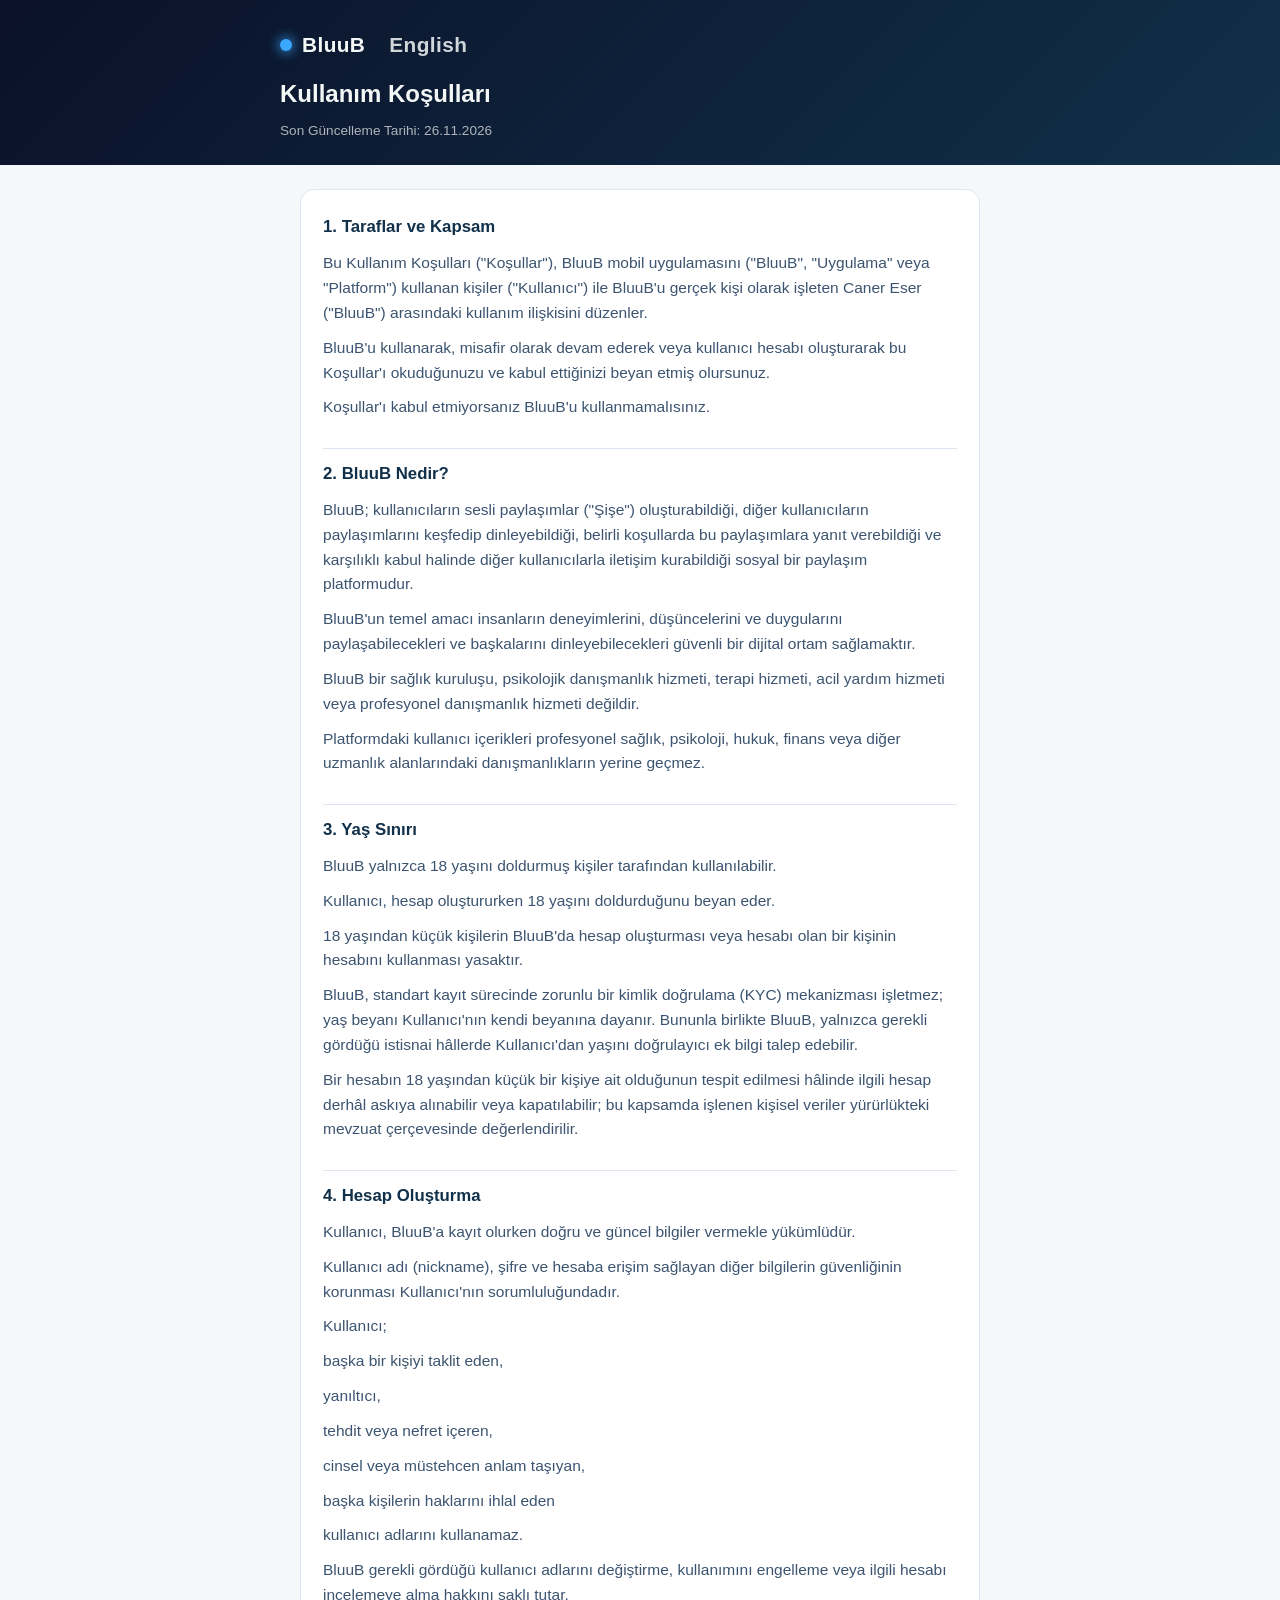
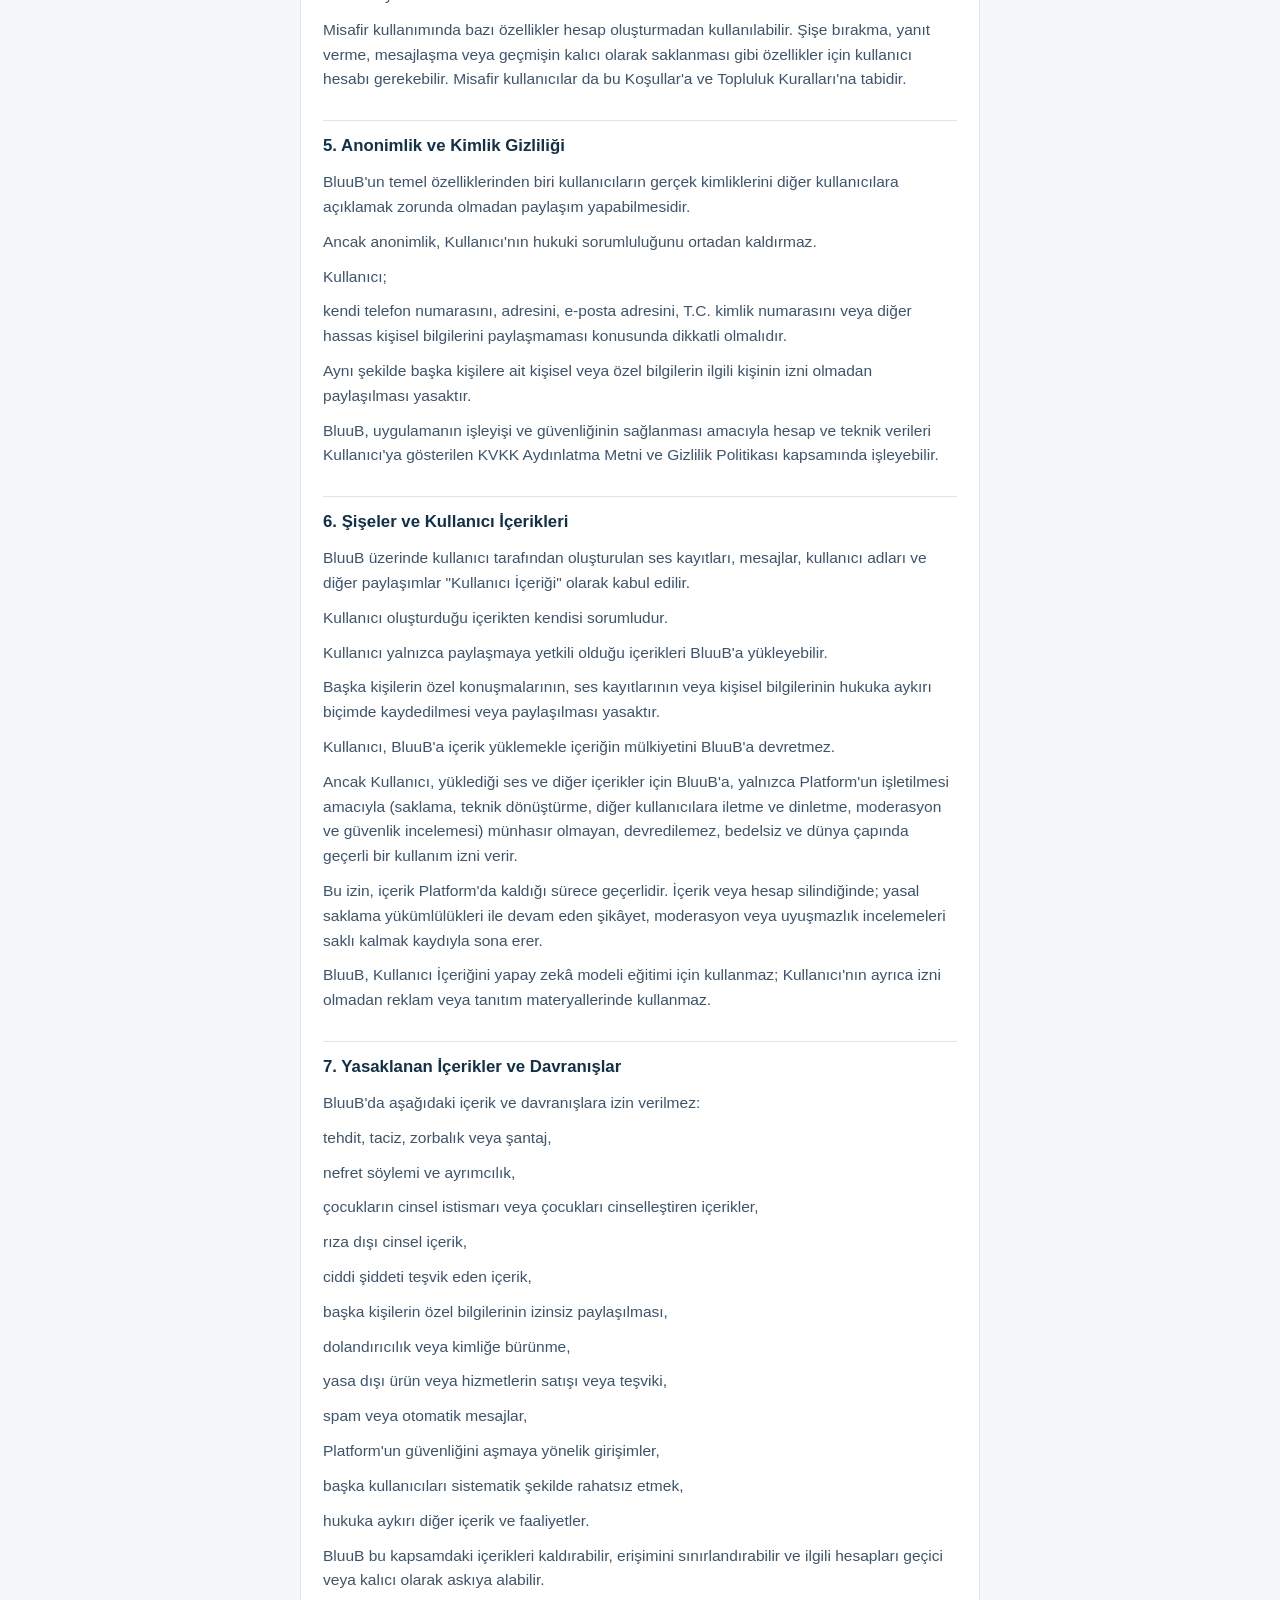
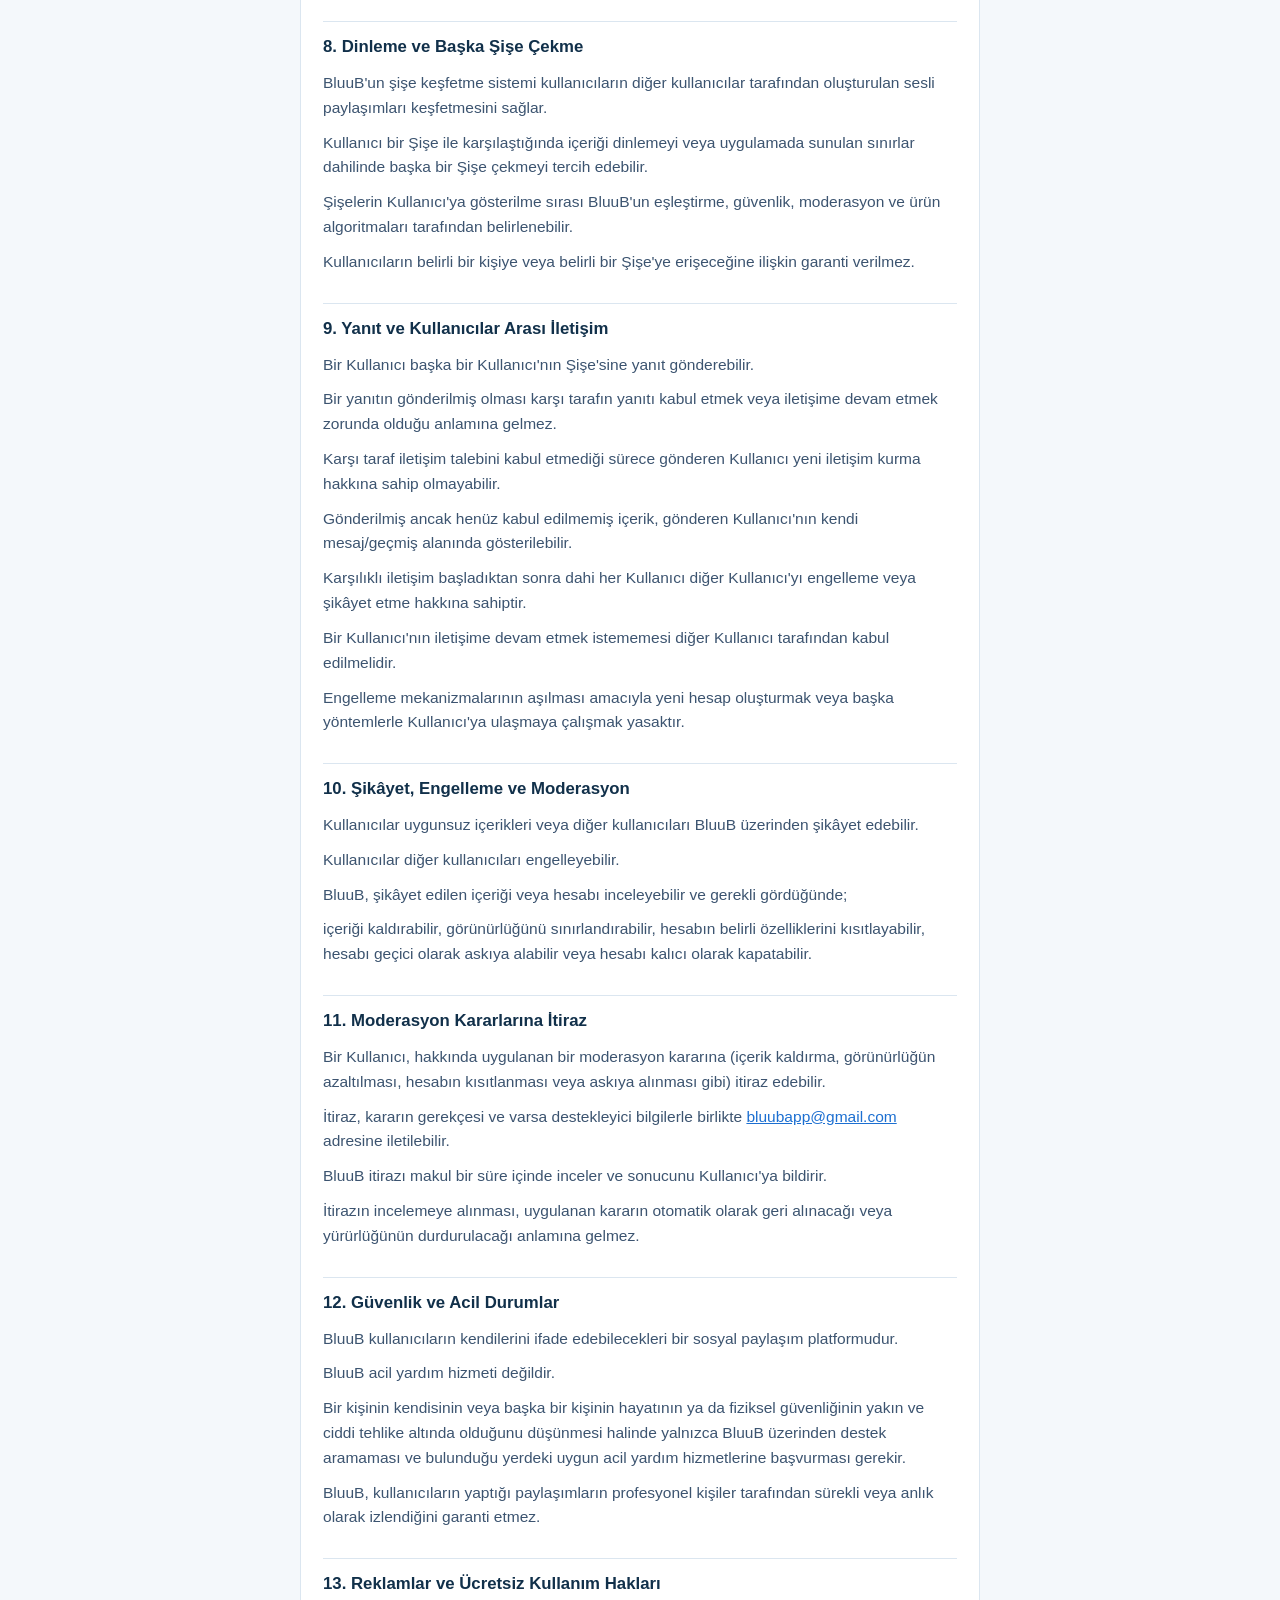
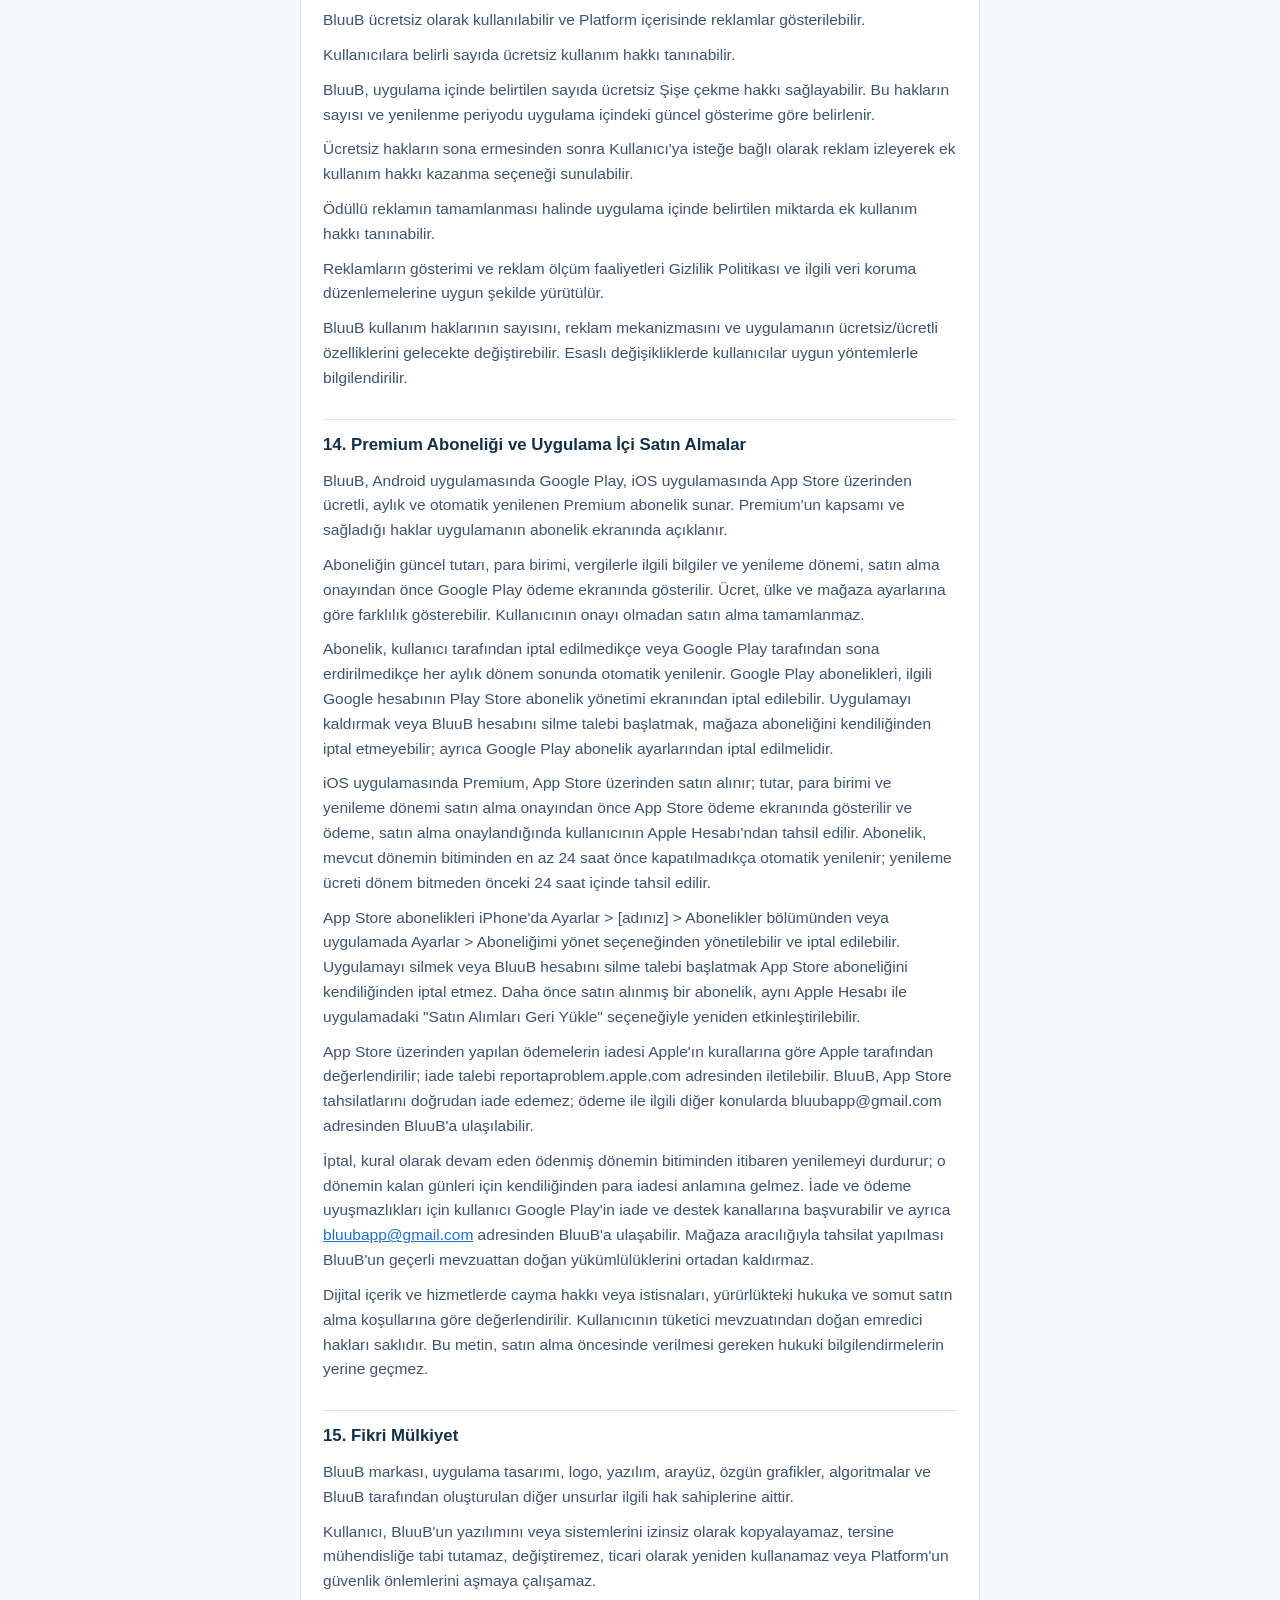
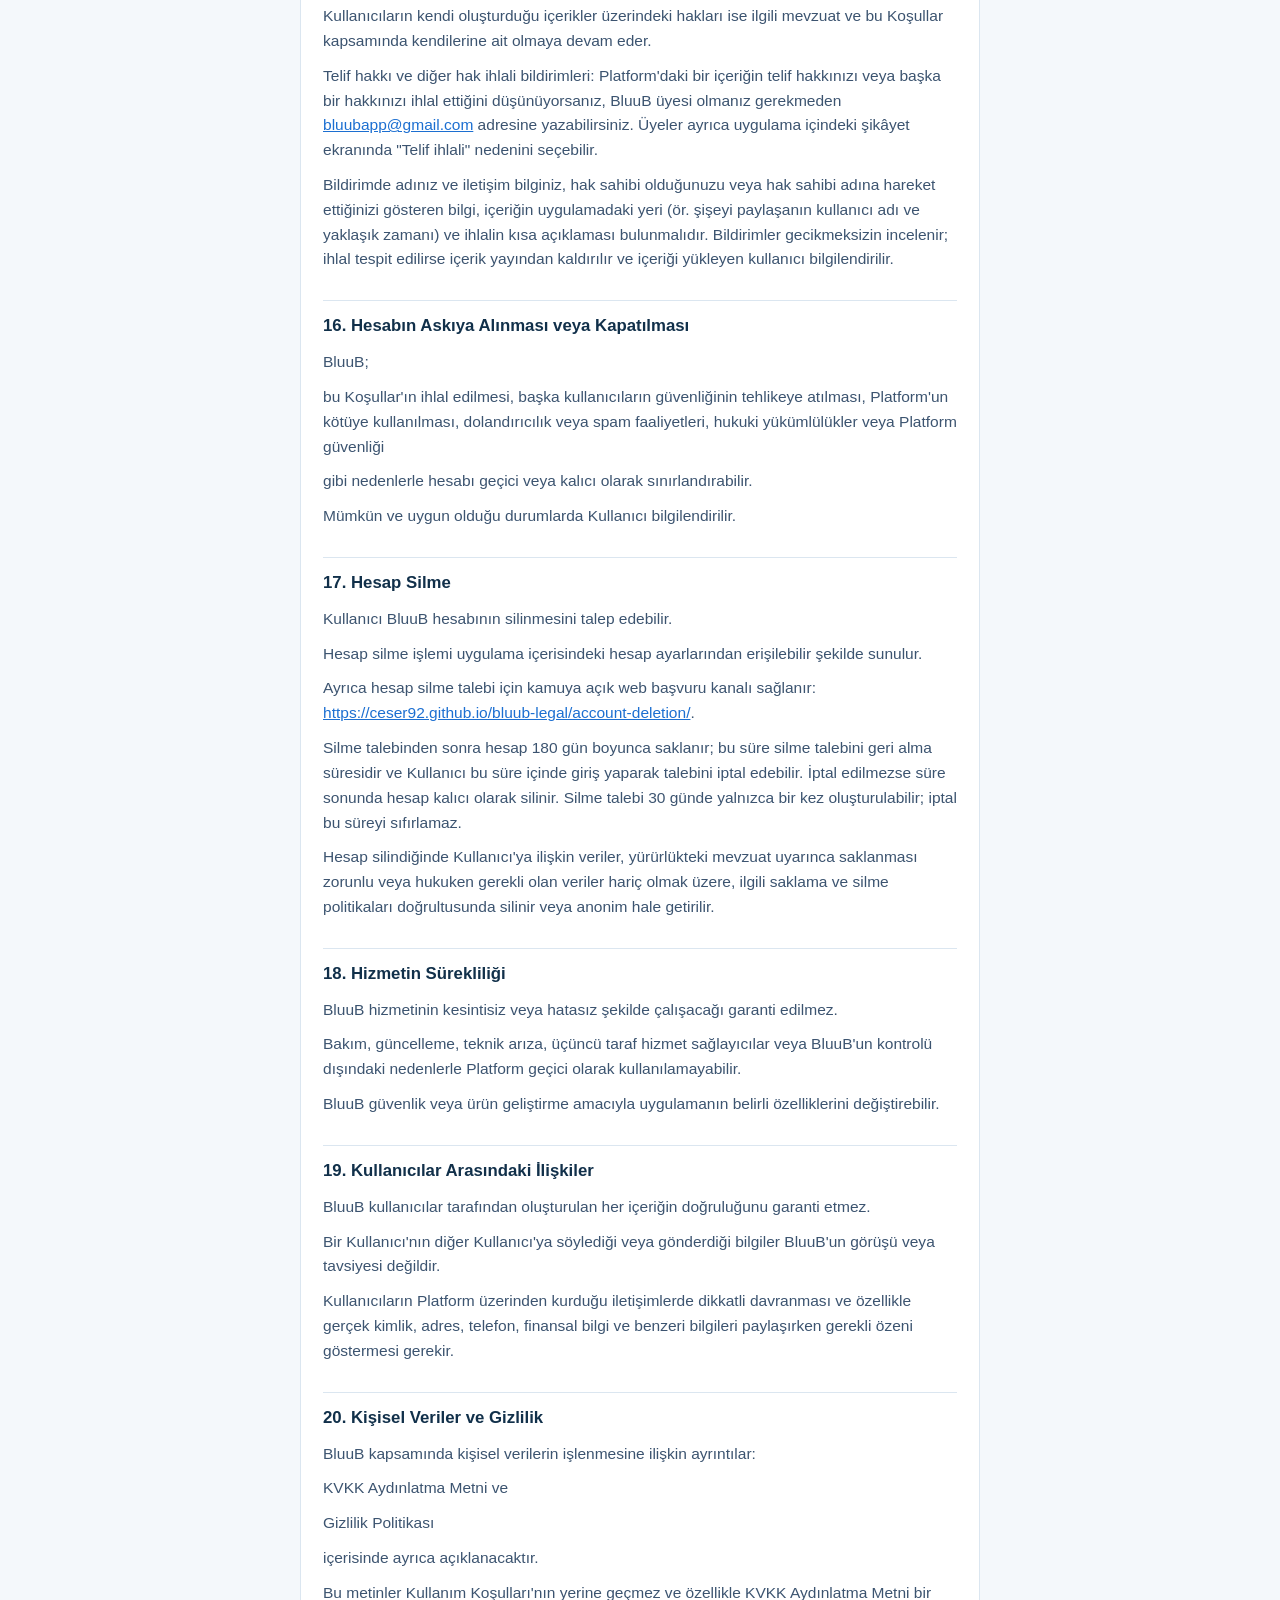
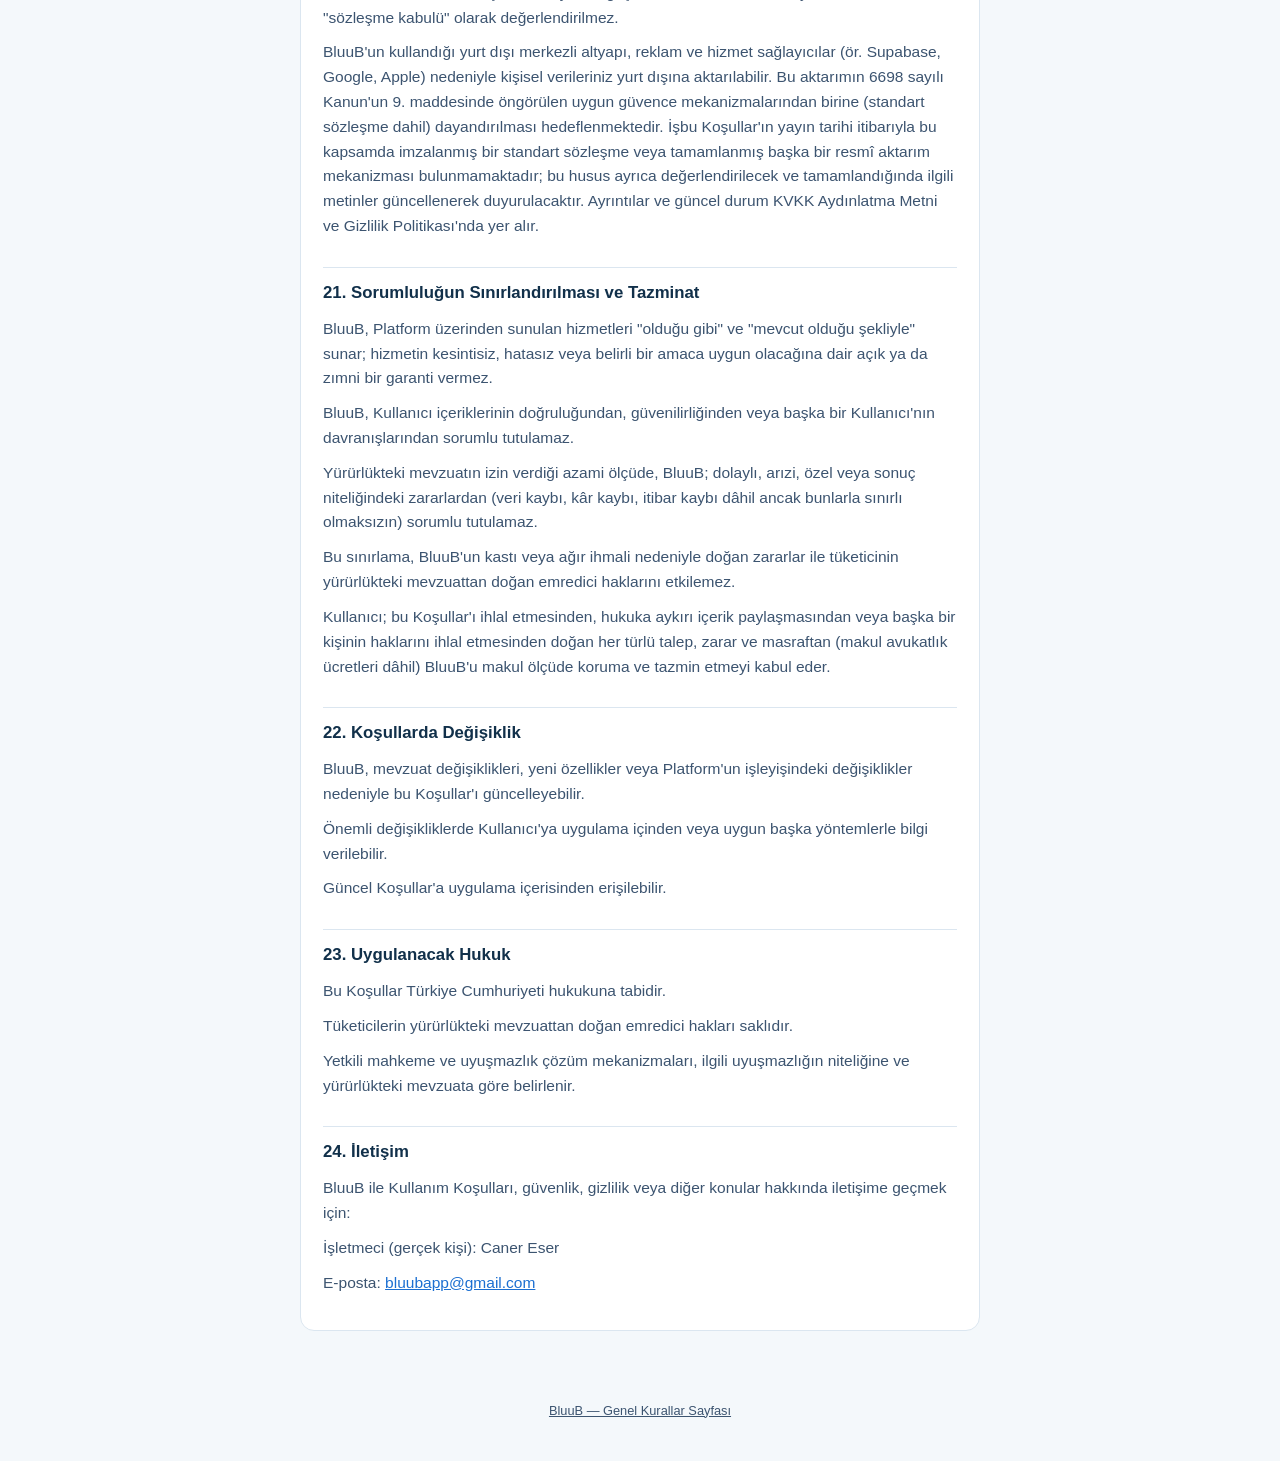
<file: terms/index.html>
<!doctype html>
<html lang="tr">
<head>
<meta charset="utf-8">
<meta name="viewport" content="width=device-width, initial-scale=1">
<title>Kullanım Koşulları — BluuB</title>
<meta name="robots" content="index, follow">
<link rel="stylesheet" href="../assets/style.css">
<link rel="alternate" hreflang="en" href="../en/terms/">
</head>
<body>
<header class="site-header">
  <div class="brand"><span class="logo-dot"></span><a href="../">BluuB</a>
    <a class="lang-switch" href="../en/terms/" lang="en">English</a></div>
  <div class="page-title">
    <h1>Kullanım Koşulları</h1>
    <div class="meta">Son Güncelleme Tarihi: 26.11.2026</div>
  </div>
</header>
<main>
<article>
<h2>1. Taraflar ve Kapsam</h2>
<p>Bu Kullanım Koşulları ("Koşullar"), BluuB mobil uygulamasını ("BluuB", "Uygulama" veya "Platform") kullanan kişiler ("Kullanıcı") ile BluuB'u gerçek kişi olarak işleten Caner Eser ("BluuB") arasındaki kullanım ilişkisini düzenler.</p>
<p>BluuB'u kullanarak, misafir olarak devam ederek veya kullanıcı hesabı oluşturarak bu Koşullar'ı okuduğunuzu ve kabul ettiğinizi beyan etmiş olursunuz.</p>
<p>Koşullar'ı kabul etmiyorsanız BluuB'u kullanmamalısınız.</p>
<h2>2. BluuB Nedir?</h2>
<p>BluuB; kullanıcıların sesli paylaşımlar ("Şişe") oluşturabildiği, diğer kullanıcıların paylaşımlarını keşfedip dinleyebildiği, belirli koşullarda bu paylaşımlara yanıt verebildiği ve karşılıklı kabul halinde diğer kullanıcılarla iletişim kurabildiği sosyal bir paylaşım platformudur.</p>
<p>BluuB'un temel amacı insanların deneyimlerini, düşüncelerini ve duygularını paylaşabilecekleri ve başkalarını dinleyebilecekleri güvenli bir dijital ortam sağlamaktır.</p>
<p>BluuB bir sağlık kuruluşu, psikolojik danışmanlık hizmeti, terapi hizmeti, acil yardım hizmeti veya profesyonel danışmanlık hizmeti değildir.</p>
<p>Platformdaki kullanıcı içerikleri profesyonel sağlık, psikoloji, hukuk, finans veya diğer uzmanlık alanlarındaki danışmanlıkların yerine geçmez.</p>
<h2>3. Yaş Sınırı</h2>
<p>BluuB yalnızca 18 yaşını doldurmuş kişiler tarafından kullanılabilir.</p>
<p>Kullanıcı, hesap oluştururken 18 yaşını doldurduğunu beyan eder.</p>
<p>18 yaşından küçük kişilerin BluuB'da hesap oluşturması veya hesabı olan bir kişinin hesabını kullanması yasaktır.</p>
<p>BluuB, standart kayıt sürecinde zorunlu bir kimlik doğrulama (KYC) mekanizması işletmez; yaş beyanı Kullanıcı'nın kendi beyanına dayanır. Bununla birlikte BluuB, yalnızca gerekli gördüğü istisnai hâllerde Kullanıcı'dan yaşını doğrulayıcı ek bilgi talep edebilir.</p>
<p>Bir hesabın 18 yaşından küçük bir kişiye ait olduğunun tespit edilmesi hâlinde ilgili hesap derhâl askıya alınabilir veya kapatılabilir; bu kapsamda işlenen kişisel veriler yürürlükteki mevzuat çerçevesinde değerlendirilir.</p>
<h2>4. Hesap Oluşturma</h2>
<p>Kullanıcı, BluuB'a kayıt olurken doğru ve güncel bilgiler vermekle yükümlüdür.</p>
<p>Kullanıcı adı (nickname), şifre ve hesaba erişim sağlayan diğer bilgilerin güvenliğinin korunması Kullanıcı'nın sorumluluğundadır.</p>
<p>Kullanıcı;</p>
<p>başka bir kişiyi taklit eden,</p>
<p>yanıltıcı,</p>
<p>tehdit veya nefret içeren,</p>
<p>cinsel veya müstehcen anlam taşıyan,</p>
<p>başka kişilerin haklarını ihlal eden</p>
<p>kullanıcı adlarını kullanamaz.</p>
<p>BluuB gerekli gördüğü kullanıcı adlarını değiştirme, kullanımını engelleme veya ilgili hesabı incelemeye alma hakkını saklı tutar.</p>
<p>Misafir kullanımında bazı özellikler hesap oluşturmadan kullanılabilir. Şişe bırakma, yanıt verme, mesajlaşma veya geçmişin kalıcı olarak saklanması gibi özellikler için kullanıcı hesabı gerekebilir. Misafir kullanıcılar da bu Koşullar'a ve Topluluk Kuralları'na tabidir.</p>
<h2>5. Anonimlik ve Kimlik Gizliliği</h2>
<p>BluuB'un temel özelliklerinden biri kullanıcıların gerçek kimliklerini diğer kullanıcılara açıklamak zorunda olmadan paylaşım yapabilmesidir.</p>
<p>Ancak anonimlik, Kullanıcı'nın hukuki sorumluluğunu ortadan kaldırmaz.</p>
<p>Kullanıcı;</p>
<p>kendi telefon numarasını, adresini, e-posta adresini, T.C. kimlik numarasını veya diğer hassas kişisel bilgilerini paylaşmaması konusunda dikkatli olmalıdır.</p>
<p>Aynı şekilde başka kişilere ait kişisel veya özel bilgilerin ilgili kişinin izni olmadan paylaşılması yasaktır.</p>
<p>BluuB, uygulamanın işleyişi ve güvenliğinin sağlanması amacıyla hesap ve teknik verileri Kullanıcı'ya gösterilen KVKK Aydınlatma Metni ve Gizlilik Politikası kapsamında işleyebilir.</p>
<h2>6. Şişeler ve Kullanıcı İçerikleri</h2>
<p>BluuB üzerinde kullanıcı tarafından oluşturulan ses kayıtları, mesajlar, kullanıcı adları ve diğer paylaşımlar "Kullanıcı İçeriği" olarak kabul edilir.</p>
<p>Kullanıcı oluşturduğu içerikten kendisi sorumludur.</p>
<p>Kullanıcı yalnızca paylaşmaya yetkili olduğu içerikleri BluuB'a yükleyebilir.</p>
<p>Başka kişilerin özel konuşmalarının, ses kayıtlarının veya kişisel bilgilerinin hukuka aykırı biçimde kaydedilmesi veya paylaşılması yasaktır.</p>
<p>Kullanıcı, BluuB'a içerik yüklemekle içeriğin mülkiyetini BluuB'a devretmez.</p>
<p>Ancak Kullanıcı, yüklediği ses ve diğer içerikler için BluuB'a, yalnızca Platform'un işletilmesi amacıyla (saklama, teknik dönüştürme, diğer kullanıcılara iletme ve dinletme, moderasyon ve güvenlik incelemesi) münhasır olmayan, devredilemez, bedelsiz ve dünya çapında geçerli bir kullanım izni verir.</p>
<p>Bu izin, içerik Platform'da kaldığı sürece geçerlidir. İçerik veya hesap silindiğinde; yasal saklama yükümlülükleri ile devam eden şikâyet, moderasyon veya uyuşmazlık incelemeleri saklı kalmak kaydıyla sona erer.</p>
<p>BluuB, Kullanıcı İçeriğini yapay zekâ modeli eğitimi için kullanmaz; Kullanıcı'nın ayrıca izni olmadan reklam veya tanıtım materyallerinde kullanmaz.</p>
<h2>7. Yasaklanan İçerikler ve Davranışlar</h2>
<p>BluuB'da aşağıdaki içerik ve davranışlara izin verilmez:</p>
<p>tehdit, taciz, zorbalık veya şantaj,</p>
<p>nefret söylemi ve ayrımcılık,</p>
<p>çocukların cinsel istismarı veya çocukları cinselleştiren içerikler,</p>
<p>rıza dışı cinsel içerik,</p>
<p>ciddi şiddeti teşvik eden içerik,</p>
<p>başka kişilerin özel bilgilerinin izinsiz paylaşılması,</p>
<p>dolandırıcılık veya kimliğe bürünme,</p>
<p>yasa dışı ürün veya hizmetlerin satışı veya teşviki,</p>
<p>spam veya otomatik mesajlar,</p>
<p>Platform'un güvenliğini aşmaya yönelik girişimler,</p>
<p>başka kullanıcıları sistematik şekilde rahatsız etmek,</p>
<p>hukuka aykırı diğer içerik ve faaliyetler.</p>
<p>BluuB bu kapsamdaki içerikleri kaldırabilir, erişimini sınırlandırabilir ve ilgili hesapları geçici veya kalıcı olarak askıya alabilir.</p>
<h2>8. Dinleme ve Başka Şişe Çekme</h2>
<p>BluuB'un şişe keşfetme sistemi kullanıcıların diğer kullanıcılar tarafından oluşturulan sesli paylaşımları keşfetmesini sağlar.</p>
<p>Kullanıcı bir Şişe ile karşılaştığında içeriği dinlemeyi veya uygulamada sunulan sınırlar dahilinde başka bir Şişe çekmeyi tercih edebilir.</p>
<p>Şişelerin Kullanıcı'ya gösterilme sırası BluuB'un eşleştirme, güvenlik, moderasyon ve ürün algoritmaları tarafından belirlenebilir.</p>
<p>Kullanıcıların belirli bir kişiye veya belirli bir Şişe'ye erişeceğine ilişkin garanti verilmez.</p>
<h2>9. Yanıt ve Kullanıcılar Arası İletişim</h2>
<p>Bir Kullanıcı başka bir Kullanıcı'nın Şişe'sine yanıt gönderebilir.</p>
<p>Bir yanıtın gönderilmiş olması karşı tarafın yanıtı kabul etmek veya iletişime devam etmek zorunda olduğu anlamına gelmez.</p>
<p>Karşı taraf iletişim talebini kabul etmediği sürece gönderen Kullanıcı yeni iletişim kurma hakkına sahip olmayabilir.</p>
<p>Gönderilmiş ancak henüz kabul edilmemiş içerik, gönderen Kullanıcı'nın kendi mesaj/geçmiş alanında gösterilebilir.</p>
<p>Karşılıklı iletişim başladıktan sonra dahi her Kullanıcı diğer Kullanıcı'yı engelleme veya şikâyet etme hakkına sahiptir.</p>
<p>Bir Kullanıcı'nın iletişime devam etmek istememesi diğer Kullanıcı tarafından kabul edilmelidir.</p>
<p>Engelleme mekanizmalarının aşılması amacıyla yeni hesap oluşturmak veya başka yöntemlerle Kullanıcı'ya ulaşmaya çalışmak yasaktır.</p>
<h2>10. Şikâyet, Engelleme ve Moderasyon</h2>
<p>Kullanıcılar uygunsuz içerikleri veya diğer kullanıcıları BluuB üzerinden şikâyet edebilir.</p>
<p>Kullanıcılar diğer kullanıcıları engelleyebilir.</p>
<p>BluuB, şikâyet edilen içeriği veya hesabı inceleyebilir ve gerekli gördüğünde;</p>
<p>içeriği kaldırabilir, görünürlüğünü sınırlandırabilir, hesabın belirli özelliklerini kısıtlayabilir, hesabı geçici olarak askıya alabilir veya hesabı kalıcı olarak kapatabilir.</p>
<h2>11. Moderasyon Kararlarına İtiraz</h2>
<p>Bir Kullanıcı, hakkında uygulanan bir moderasyon kararına (içerik kaldırma, görünürlüğün azaltılması, hesabın kısıtlanması veya askıya alınması gibi) itiraz edebilir.</p>
<p>İtiraz, kararın gerekçesi ve varsa destekleyici bilgilerle birlikte <a href="mailto:bluubapp@gmail.com">bluubapp@gmail.com</a> adresine iletilebilir.</p>
<p>BluuB itirazı makul bir süre içinde inceler ve sonucunu Kullanıcı'ya bildirir.</p>
<p>İtirazın incelemeye alınması, uygulanan kararın otomatik olarak geri alınacağı veya yürürlüğünün durdurulacağı anlamına gelmez.</p>
<h2>12. Güvenlik ve Acil Durumlar</h2>
<p>BluuB kullanıcıların kendilerini ifade edebilecekleri bir sosyal paylaşım platformudur.</p>
<p>BluuB acil yardım hizmeti değildir.</p>
<p>Bir kişinin kendisinin veya başka bir kişinin hayatının ya da fiziksel güvenliğinin yakın ve ciddi tehlike altında olduğunu düşünmesi halinde yalnızca BluuB üzerinden destek aramaması ve bulunduğu yerdeki uygun acil yardım hizmetlerine başvurması gerekir.</p>
<p>BluuB, kullanıcıların yaptığı paylaşımların profesyonel kişiler tarafından sürekli veya anlık olarak izlendiğini garanti etmez.</p>
<h2>13. Reklamlar ve Ücretsiz Kullanım Hakları</h2>
<p>BluuB ücretsiz olarak kullanılabilir ve Platform içerisinde reklamlar gösterilebilir.</p>
<p>Kullanıcılara belirli sayıda ücretsiz kullanım hakkı tanınabilir.</p>
<p>BluuB, uygulama içinde belirtilen sayıda ücretsiz Şişe çekme hakkı sağlayabilir. Bu hakların sayısı ve yenilenme periyodu uygulama içindeki güncel gösterime göre belirlenir.</p>
<p>Ücretsiz hakların sona ermesinden sonra Kullanıcı'ya isteğe bağlı olarak reklam izleyerek ek kullanım hakkı kazanma seçeneği sunulabilir.</p>
<p>Ödüllü reklamın tamamlanması halinde uygulama içinde belirtilen miktarda ek kullanım hakkı tanınabilir.</p>
<p>Reklamların gösterimi ve reklam ölçüm faaliyetleri Gizlilik Politikası ve ilgili veri koruma düzenlemelerine uygun şekilde yürütülür.</p>
<p>BluuB kullanım haklarının sayısını, reklam mekanizmasını ve uygulamanın ücretsiz/ücretli özelliklerini gelecekte değiştirebilir. Esaslı değişikliklerde kullanıcılar uygun yöntemlerle bilgilendirilir.</p>
<h2>14. Premium Aboneliği ve Uygulama İçi Satın Almalar</h2>
<p>BluuB, Android uygulamasında Google Play, iOS uygulamasında App Store üzerinden ücretli, aylık ve otomatik yenilenen Premium abonelik sunar. Premium'un kapsamı ve sağladığı haklar uygulamanın abonelik ekranında açıklanır.</p>
<p>Aboneliğin güncel tutarı, para birimi, vergilerle ilgili bilgiler ve yenileme dönemi, satın alma onayından önce Google Play ödeme ekranında gösterilir. Ücret, ülke ve mağaza ayarlarına göre farklılık gösterebilir. Kullanıcının onayı olmadan satın alma tamamlanmaz.</p>
<p>Abonelik, kullanıcı tarafından iptal edilmedikçe veya Google Play tarafından sona erdirilmedikçe her aylık dönem sonunda otomatik yenilenir. Google Play abonelikleri, ilgili Google hesabının Play Store abonelik yönetimi ekranından iptal edilebilir. Uygulamayı kaldırmak veya BluuB hesabını silme talebi başlatmak, mağaza aboneliğini kendiliğinden iptal etmeyebilir; ayrıca Google Play abonelik ayarlarından iptal edilmelidir.</p>
<p>iOS uygulamasında Premium, App Store üzerinden satın alınır; tutar, para birimi ve yenileme dönemi satın alma onayından önce App Store ödeme ekranında gösterilir ve ödeme, satın alma onaylandığında kullanıcının Apple Hesabı'ndan tahsil edilir. Abonelik, mevcut dönemin bitiminden en az 24 saat önce kapatılmadıkça otomatik yenilenir; yenileme ücreti dönem bitmeden önceki 24 saat içinde tahsil edilir.</p>
<p>App Store abonelikleri iPhone'da Ayarlar &gt; [adınız] &gt; Abonelikler bölümünden veya uygulamada Ayarlar &gt; Aboneliğimi yönet seçeneğinden yönetilebilir ve iptal edilebilir. Uygulamayı silmek veya BluuB hesabını silme talebi başlatmak App Store aboneliğini kendiliğinden iptal etmez. Daha önce satın alınmış bir abonelik, aynı Apple Hesabı ile uygulamadaki &quot;Satın Alımları Geri Yükle&quot; seçeneğiyle yeniden etkinleştirilebilir.</p>
<p>App Store üzerinden yapılan ödemelerin iadesi Apple'ın kurallarına göre Apple tarafından değerlendirilir; iade talebi reportaproblem.apple.com adresinden iletilebilir. BluuB, App Store tahsilatlarını doğrudan iade edemez; ödeme ile ilgili diğer konularda bluubapp@gmail.com adresinden BluuB'a ulaşılabilir.</p>
<p>İptal, kural olarak devam eden ödenmiş dönemin bitiminden itibaren yenilemeyi durdurur; o dönemin kalan günleri için kendiliğinden para iadesi anlamına gelmez. İade ve ödeme uyuşmazlıkları için kullanıcı Google Play'in iade ve destek kanallarına başvurabilir ve ayrıca <a href="mailto:bluubapp@gmail.com">bluubapp@gmail.com</a> adresinden BluuB'a ulaşabilir. Mağaza aracılığıyla tahsilat yapılması BluuB'un geçerli mevzuattan doğan yükümlülüklerini ortadan kaldırmaz.</p>
<p>Dijital içerik ve hizmetlerde cayma hakkı veya istisnaları, yürürlükteki hukuka ve somut satın alma koşullarına göre değerlendirilir. Kullanıcının tüketici mevzuatından doğan emredici hakları saklıdır. Bu metin, satın alma öncesinde verilmesi gereken hukuki bilgilendirmelerin yerine geçmez.</p>
<h2>15. Fikri Mülkiyet</h2>
<p>BluuB markası, uygulama tasarımı, logo, yazılım, arayüz, özgün grafikler, algoritmalar ve BluuB tarafından oluşturulan diğer unsurlar ilgili hak sahiplerine aittir.</p>
<p>Kullanıcı, BluuB'un yazılımını veya sistemlerini izinsiz olarak kopyalayamaz, tersine mühendisliğe tabi tutamaz, değiştiremez, ticari olarak yeniden kullanamaz veya Platform'un güvenlik önlemlerini aşmaya çalışamaz.</p>
<p>Kullanıcıların kendi oluşturduğu içerikler üzerindeki hakları ise ilgili mevzuat ve bu Koşullar kapsamında kendilerine ait olmaya devam eder.</p>
<p>Telif hakkı ve diğer hak ihlali bildirimleri: Platform'daki bir içeriğin telif hakkınızı veya başka bir hakkınızı ihlal ettiğini düşünüyorsanız, BluuB üyesi olmanız gerekmeden <a href="mailto:bluubapp@gmail.com">bluubapp@gmail.com</a> adresine yazabilirsiniz. Üyeler ayrıca uygulama içindeki şikâyet ekranında "Telif ihlali" nedenini seçebilir.</p>
<p>Bildirimde adınız ve iletişim bilginiz, hak sahibi olduğunuzu veya hak sahibi adına hareket ettiğinizi gösteren bilgi, içeriğin uygulamadaki yeri (ör. şişeyi paylaşanın kullanıcı adı ve yaklaşık zamanı) ve ihlalin kısa açıklaması bulunmalıdır. Bildirimler gecikmeksizin incelenir; ihlal tespit edilirse içerik yayından kaldırılır ve içeriği yükleyen kullanıcı bilgilendirilir.</p>
<h2>16. Hesabın Askıya Alınması veya Kapatılması</h2>
<p>BluuB;</p>
<p>bu Koşullar'ın ihlal edilmesi, başka kullanıcıların güvenliğinin tehlikeye atılması, Platform'un kötüye kullanılması, dolandırıcılık veya spam faaliyetleri, hukuki yükümlülükler veya Platform güvenliği</p>
<p>gibi nedenlerle hesabı geçici veya kalıcı olarak sınırlandırabilir.</p>
<p>Mümkün ve uygun olduğu durumlarda Kullanıcı bilgilendirilir.</p>
<h2>17. Hesap Silme</h2>
<p>Kullanıcı BluuB hesabının silinmesini talep edebilir.</p>
<p>Hesap silme işlemi uygulama içerisindeki hesap ayarlarından erişilebilir şekilde sunulur.</p>
<p>Ayrıca hesap silme talebi için kamuya açık web başvuru kanalı sağlanır: <a href="https://ceser92.github.io/bluub-legal/account-deletion/">https://ceser92.github.io/bluub-legal/account-deletion/</a>.</p>
<p>Silme talebinden sonra hesap 180 gün boyunca saklanır; bu süre silme talebini geri alma süresidir ve Kullanıcı bu süre içinde giriş yaparak talebini iptal edebilir. İptal edilmezse süre sonunda hesap kalıcı olarak silinir. Silme talebi 30 günde yalnızca bir kez oluşturulabilir; iptal bu süreyi sıfırlamaz.</p>
<p>Hesap silindiğinde Kullanıcı'ya ilişkin veriler, yürürlükteki mevzuat uyarınca saklanması zorunlu veya hukuken gerekli olan veriler hariç olmak üzere, ilgili saklama ve silme politikaları doğrultusunda silinir veya anonim hale getirilir.</p>
<h2>18. Hizmetin Sürekliliği</h2>
<p>BluuB hizmetinin kesintisiz veya hatasız şekilde çalışacağı garanti edilmez.</p>
<p>Bakım, güncelleme, teknik arıza, üçüncü taraf hizmet sağlayıcılar veya BluuB'un kontrolü dışındaki nedenlerle Platform geçici olarak kullanılamayabilir.</p>
<p>BluuB güvenlik veya ürün geliştirme amacıyla uygulamanın belirli özelliklerini değiştirebilir.</p>
<h2>19. Kullanıcılar Arasındaki İlişkiler</h2>
<p>BluuB kullanıcılar tarafından oluşturulan her içeriğin doğruluğunu garanti etmez.</p>
<p>Bir Kullanıcı'nın diğer Kullanıcı'ya söylediği veya gönderdiği bilgiler BluuB'un görüşü veya tavsiyesi değildir.</p>
<p>Kullanıcıların Platform üzerinden kurduğu iletişimlerde dikkatli davranması ve özellikle gerçek kimlik, adres, telefon, finansal bilgi ve benzeri bilgileri paylaşırken gerekli özeni göstermesi gerekir.</p>
<h2>20. Kişisel Veriler ve Gizlilik</h2>
<p>BluuB kapsamında kişisel verilerin işlenmesine ilişkin ayrıntılar:</p>
<p>KVKK Aydınlatma Metni ve</p>
<p>Gizlilik Politikası</p>
<p>içerisinde ayrıca açıklanacaktır.</p>
<p>Bu metinler Kullanım Koşulları'nın yerine geçmez ve özellikle KVKK Aydınlatma Metni bir "sözleşme kabulü" olarak değerlendirilmez.</p>
<p>BluuB'un kullandığı yurt dışı merkezli altyapı, reklam ve hizmet sağlayıcılar (ör. Supabase, Google, Apple) nedeniyle kişisel verileriniz yurt dışına aktarılabilir. Bu aktarımın 6698 sayılı Kanun'un 9. maddesinde öngörülen uygun güvence mekanizmalarından birine (standart sözleşme dahil) dayandırılması hedeflenmektedir. İşbu Koşullar'ın yayın tarihi itibarıyla bu kapsamda imzalanmış bir standart sözleşme veya tamamlanmış başka bir resmî aktarım mekanizması bulunmamaktadır; bu husus ayrıca değerlendirilecek ve tamamlandığında ilgili metinler güncellenerek duyurulacaktır. Ayrıntılar ve güncel durum KVKK Aydınlatma Metni ve Gizlilik Politikası'nda yer alır.</p>
<h2>21. Sorumluluğun Sınırlandırılması ve Tazminat</h2>
<p>BluuB, Platform üzerinden sunulan hizmetleri "olduğu gibi" ve "mevcut olduğu şekliyle" sunar; hizmetin kesintisiz, hatasız veya belirli bir amaca uygun olacağına dair açık ya da zımni bir garanti vermez.</p>
<p>BluuB, Kullanıcı içeriklerinin doğruluğundan, güvenilirliğinden veya başka bir Kullanıcı'nın davranışlarından sorumlu tutulamaz.</p>
<p>Yürürlükteki mevzuatın izin verdiği azami ölçüde, BluuB; dolaylı, arızi, özel veya sonuç niteliğindeki zararlardan (veri kaybı, kâr kaybı, itibar kaybı dâhil ancak bunlarla sınırlı olmaksızın) sorumlu tutulamaz.</p>
<p>Bu sınırlama, BluuB'un kastı veya ağır ihmali nedeniyle doğan zararlar ile tüketicinin yürürlükteki mevzuattan doğan emredici haklarını etkilemez.</p>
<p>Kullanıcı; bu Koşullar'ı ihlal etmesinden, hukuka aykırı içerik paylaşmasından veya başka bir kişinin haklarını ihlal etmesinden doğan her türlü talep, zarar ve masraftan (makul avukatlık ücretleri dâhil) BluuB'u makul ölçüde koruma ve tazmin etmeyi kabul eder.</p>
<h2>22. Koşullarda Değişiklik</h2>
<p>BluuB, mevzuat değişiklikleri, yeni özellikler veya Platform'un işleyişindeki değişiklikler nedeniyle bu Koşullar'ı güncelleyebilir.</p>
<p>Önemli değişikliklerde Kullanıcı'ya uygulama içinden veya uygun başka yöntemlerle bilgi verilebilir.</p>
<p>Güncel Koşullar'a uygulama içerisinden erişilebilir.</p>
<h2>23. Uygulanacak Hukuk</h2>
<p>Bu Koşullar Türkiye Cumhuriyeti hukukuna tabidir.</p>
<p>Tüketicilerin yürürlükteki mevzuattan doğan emredici hakları saklıdır.</p>
<p>Yetkili mahkeme ve uyuşmazlık çözüm mekanizmaları, ilgili uyuşmazlığın niteliğine ve yürürlükteki mevzuata göre belirlenir.</p>
<h2>24. İletişim</h2>
<p>BluuB ile Kullanım Koşulları, güvenlik, gizlilik veya diğer konular hakkında iletişime geçmek için:</p>
<p>İşletmeci (gerçek kişi): Caner Eser</p>
<p>E-posta: <a href="mailto:bluubapp@gmail.com">bluubapp@gmail.com</a></p>
</article>
</main>
<footer class="site-footer">
  <a href="../">BluuB — Genel Kurallar Sayfası</a>
</footer>
</body>
</html>
</file>
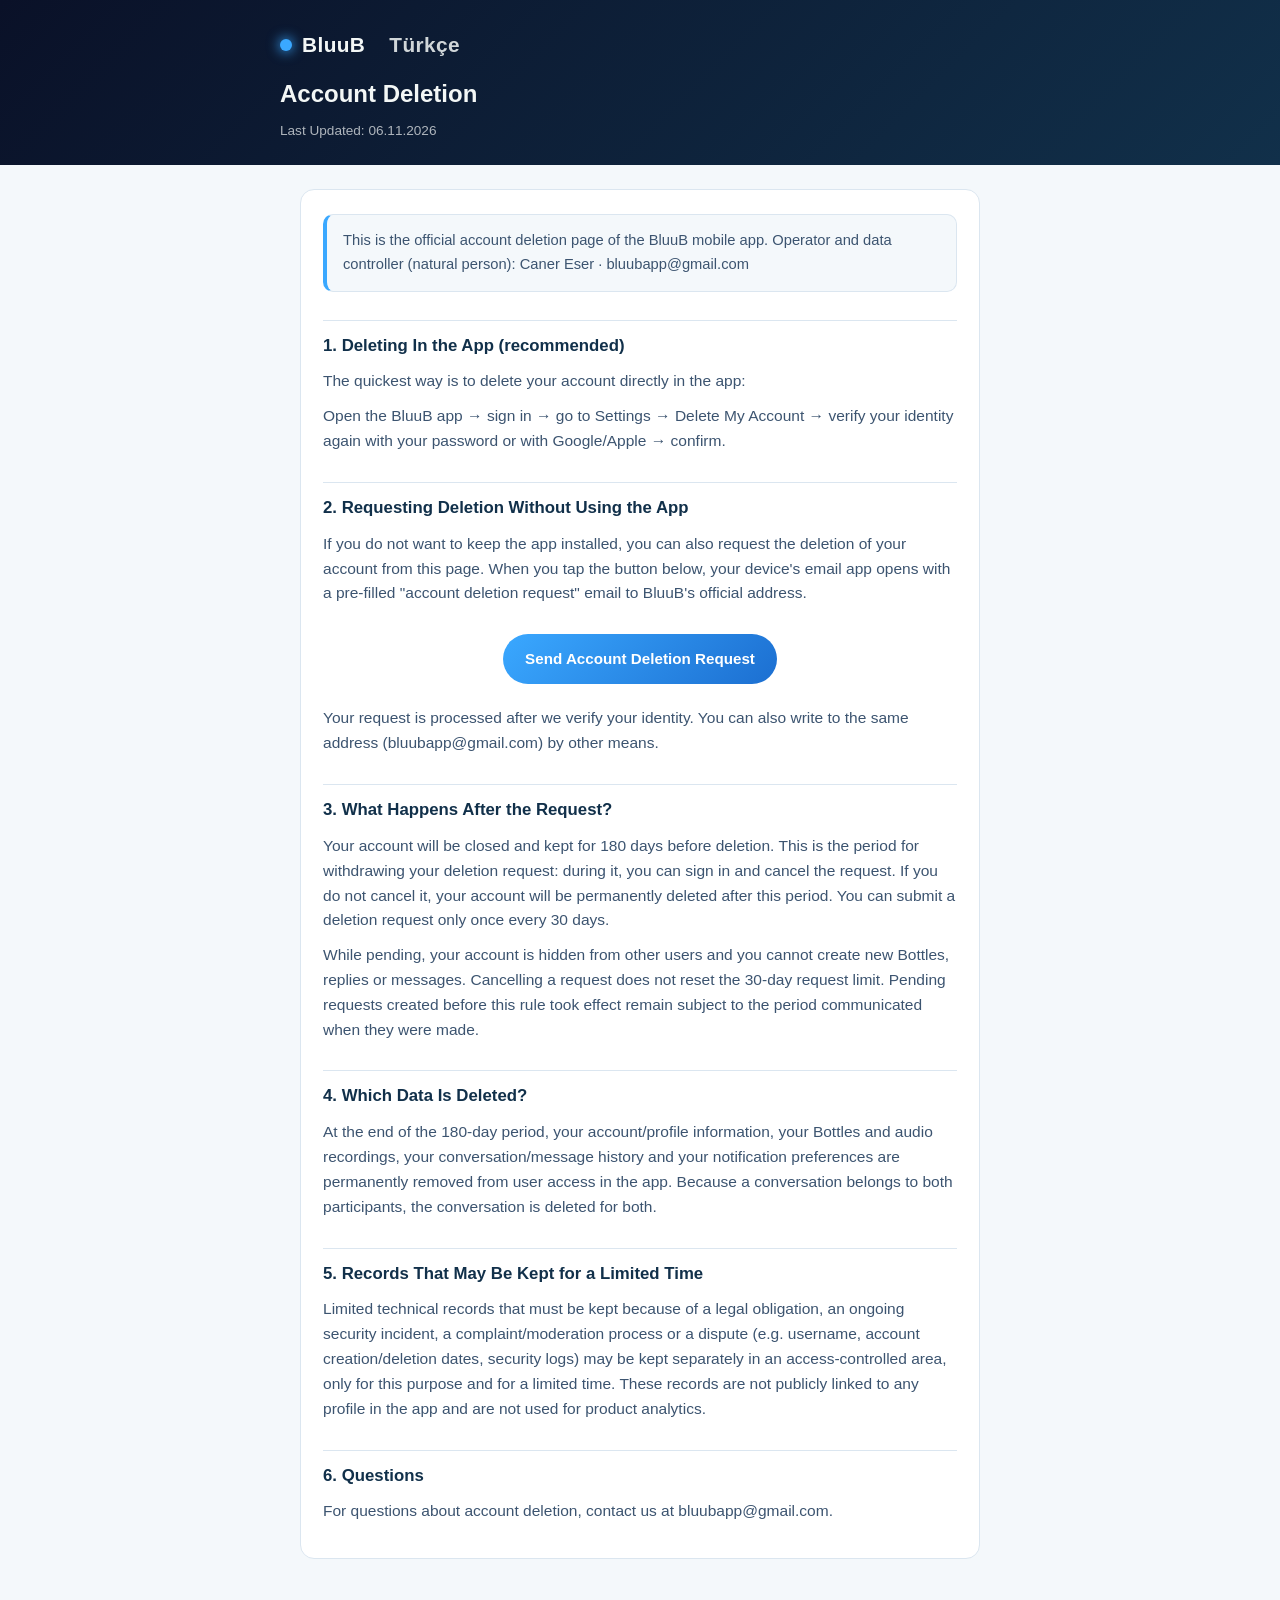
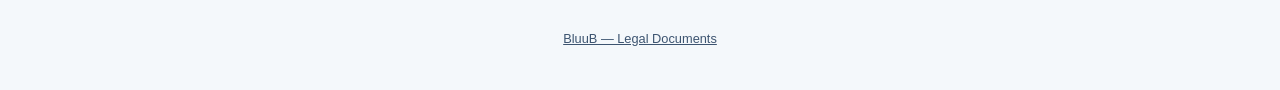
<file: en/account-deletion/index.html>
<!doctype html>
<html lang="en">
<head>
<meta charset="utf-8">
<meta name="viewport" content="width=device-width, initial-scale=1">
<title>Account Deletion — BluuB</title>
<meta name="robots" content="index, follow">
<link rel="stylesheet" href="../../assets/style.css">
<link rel="alternate" hreflang="tr" href="../../account-deletion/">
</head>
<body>
<header class="site-header">
  <div class="brand"><span class="logo-dot"></span><a href="../../en/">BluuB</a>
    <a class="lang-switch" href="../../account-deletion/" lang="tr">Türkçe</a></div>
  <div class="page-title">
    <h1>Account Deletion</h1>
    <div class="meta">Last Updated: 06.11.2026</div>
  </div>
</header>
<main>
<article>
<div class="callout">
This is the official account deletion page of the BluuB mobile app. Operator and data controller (natural person): Caner Eser · bluubapp@gmail.com
</div>
<h2>1. Deleting In the App (recommended)</h2>
<p>The quickest way is to delete your account directly in the app:</p>
<p>Open the BluuB app → sign in → go to Settings → Delete My Account → verify your identity again with your password or with Google/Apple → confirm.</p>
<h2>2. Requesting Deletion Without Using the App</h2>
<p>If you do not want to keep the app installed, you can also request the deletion of your account from this page. When you tap the button below, your device's email app opens with a pre-filled "account deletion request" email to BluuB's official address.</p>
<p style="text-align:center; margin: 22px 0;">
  <a class="cta" href="mailto:bluubapp@gmail.com?subject=BluuB%20Account%20Deletion%20Request&amp;body=Hello%2C%0A%0AI%20request%20the%20deletion%20of%20my%20BluuB%20account.%0A%0AMy%20registered%20email%20address%3A%20%0AMy%20username%20%28nickname%29%3A%20%0A%0ANote%3A%20Please%20fill%20in%20the%20fields%20above%20so%20that%20we%20can%20verify%20your%20identity.">Send Account Deletion Request</a>
</p>
<p>Your request is processed after we verify your identity. You can also write to the same address (bluubapp@gmail.com) by other means.</p>
<h2>3. What Happens After the Request?</h2>
<p>Your account will be closed and kept for 180 days before deletion. This is the period for withdrawing your deletion request: during it, you can sign in and cancel the request. If you do not cancel it, your account will be permanently deleted after this period. You can submit a deletion request only once every 30 days.</p>
<p>While pending, your account is hidden from other users and you cannot create new Bottles, replies or messages. Cancelling a request does not reset the 30-day request limit. Pending requests created before this rule took effect remain subject to the period communicated when they were made.</p>
<h2>4. Which Data Is Deleted?</h2>
<p>At the end of the 180-day period, your account/profile information, your Bottles and audio recordings, your conversation/message history and your notification preferences are permanently removed from user access in the app. Because a conversation belongs to both participants, the conversation is deleted for both.</p>
<h2>5. Records That May Be Kept for a Limited Time</h2>
<p>Limited technical records that must be kept because of a legal obligation, an ongoing security incident, a complaint/moderation process or a dispute (e.g. username, account creation/deletion dates, security logs) may be kept separately in an access-controlled area, only for this purpose and for a limited time. These records are not publicly linked to any profile in the app and are not used for product analytics.</p>
<h2>6. Questions</h2>
<p>For questions about account deletion, contact us at bluubapp@gmail.com.</p>
</article>
</main>
<footer class="site-footer">
  <a href="../../en/">BluuB — Legal Documents</a>
</footer>
</body>
</html>
</file>
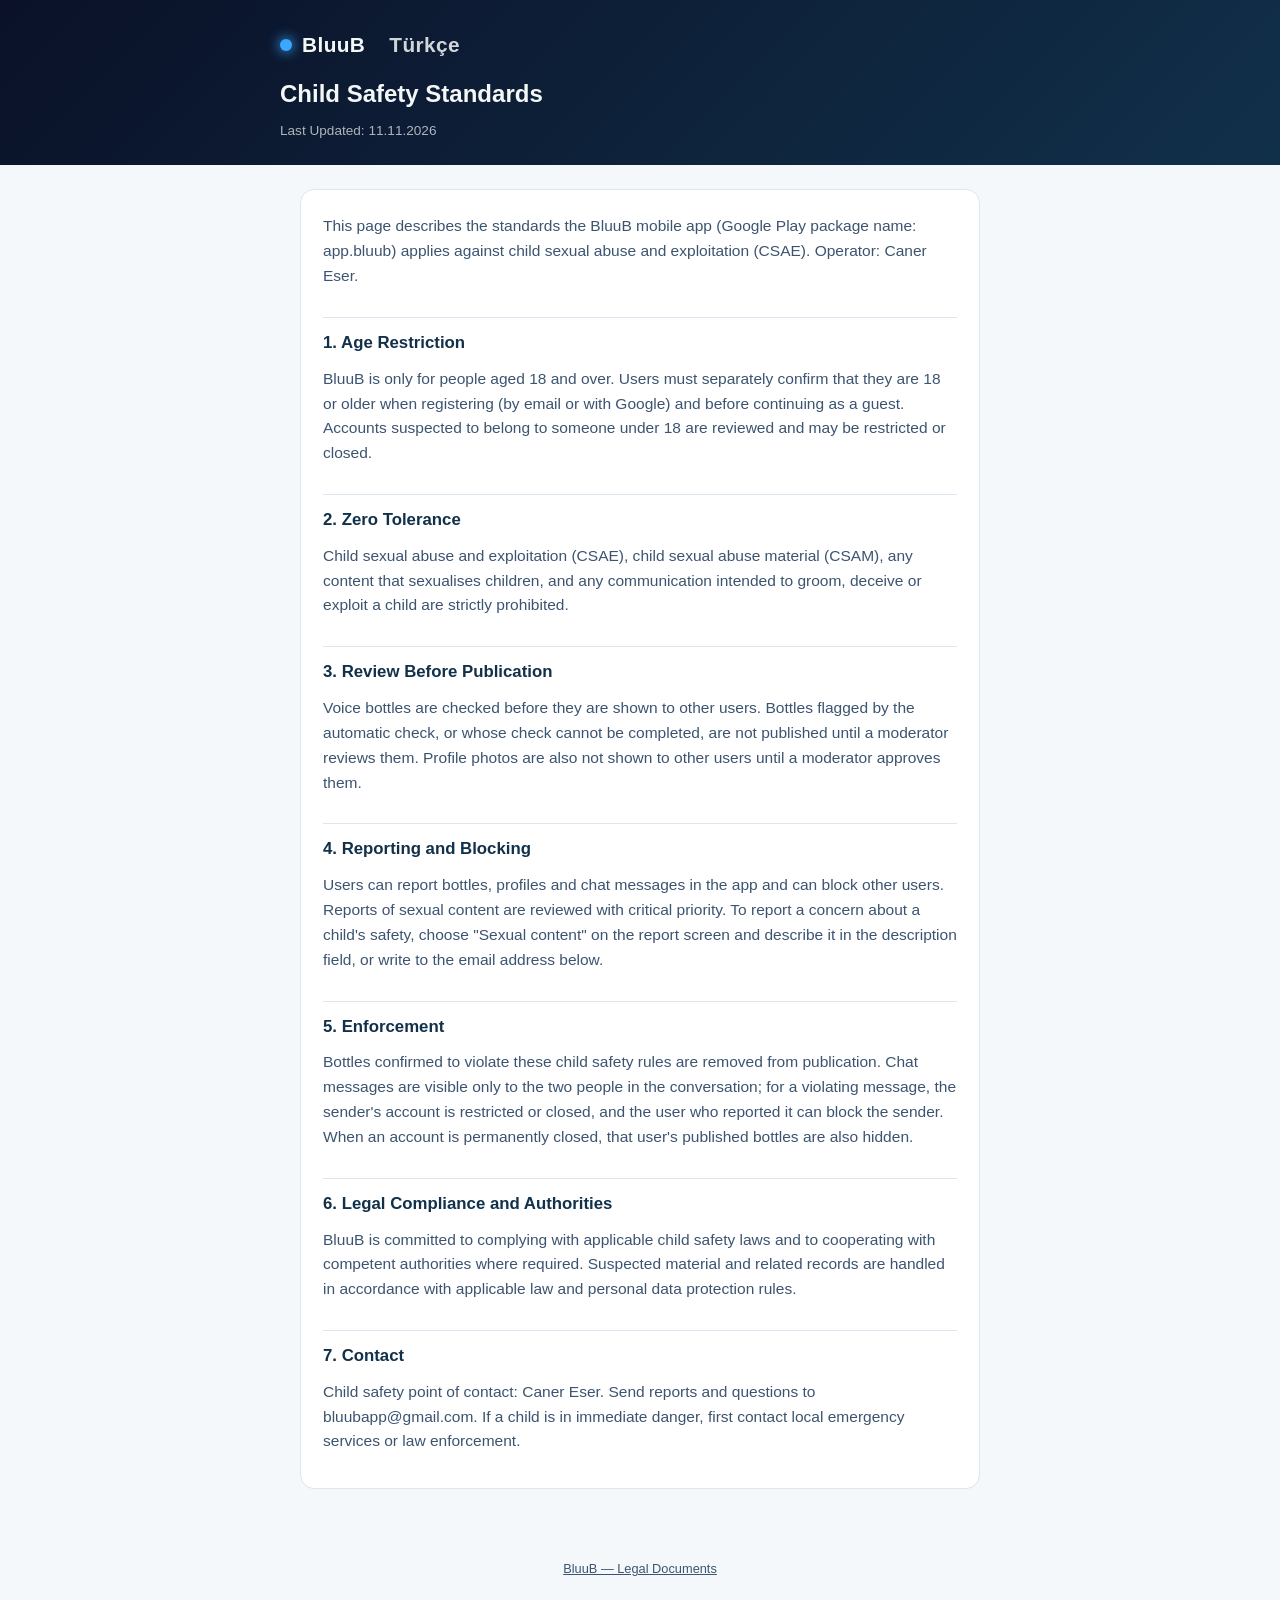
<file: en/child-safety/index.html>
<!doctype html>
<html lang="en">
<head>
<meta charset="utf-8">
<meta name="viewport" content="width=device-width, initial-scale=1">
<title>Child Safety Standards — BluuB</title>
<meta name="robots" content="index, follow">
<link rel="stylesheet" href="../../assets/style.css">
<link rel="alternate" hreflang="tr" href="../../child-safety/">
</head>
<body>
<header class="site-header">
  <div class="brand"><span class="logo-dot"></span><a href="../../en/">BluuB</a>
    <a class="lang-switch" href="../../child-safety/" lang="tr">Türkçe</a></div>
  <div class="page-title">
    <h1>Child Safety Standards</h1>
    <div class="meta">Last Updated: 11.11.2026</div>
  </div>
</header>
<main>
<article>
<p>This page describes the standards the BluuB mobile app (Google Play package name: app.bluub) applies against child sexual abuse and exploitation (CSAE). Operator: Caner Eser.</p>
<h2>1. Age Restriction</h2>
<p>BluuB is only for people aged 18 and over. Users must separately confirm that they are 18 or older when registering (by email or with Google) and before continuing as a guest. Accounts suspected to belong to someone under 18 are reviewed and may be restricted or closed.</p>
<h2>2. Zero Tolerance</h2>
<p>Child sexual abuse and exploitation (CSAE), child sexual abuse material (CSAM), any content that sexualises children, and any communication intended to groom, deceive or exploit a child are strictly prohibited.</p>
<h2>3. Review Before Publication</h2>
<p>Voice bottles are checked before they are shown to other users. Bottles flagged by the automatic check, or whose check cannot be completed, are not published until a moderator reviews them. Profile photos are also not shown to other users until a moderator approves them.</p>
<h2>4. Reporting and Blocking</h2>
<p>Users can report bottles, profiles and chat messages in the app and can block other users. Reports of sexual content are reviewed with critical priority. To report a concern about a child's safety, choose "Sexual content" on the report screen and describe it in the description field, or write to the email address below.</p>
<h2>5. Enforcement</h2>
<p>Bottles confirmed to violate these child safety rules are removed from publication. Chat messages are visible only to the two people in the conversation; for a violating message, the sender's account is restricted or closed, and the user who reported it can block the sender. When an account is permanently closed, that user's published bottles are also hidden.</p>
<h2>6. Legal Compliance and Authorities</h2>
<p>BluuB is committed to complying with applicable child safety laws and to cooperating with competent authorities where required. Suspected material and related records are handled in accordance with applicable law and personal data protection rules.</p>
<h2>7. Contact</h2>
<p>Child safety point of contact: Caner Eser. Send reports and questions to bluubapp@gmail.com. If a child is in immediate danger, first contact local emergency services or law enforcement.</p>
</article>
</main>
<footer class="site-footer">
  <a href="../../en/">BluuB — Legal Documents</a>
</footer>
</body>
</html>
</file>
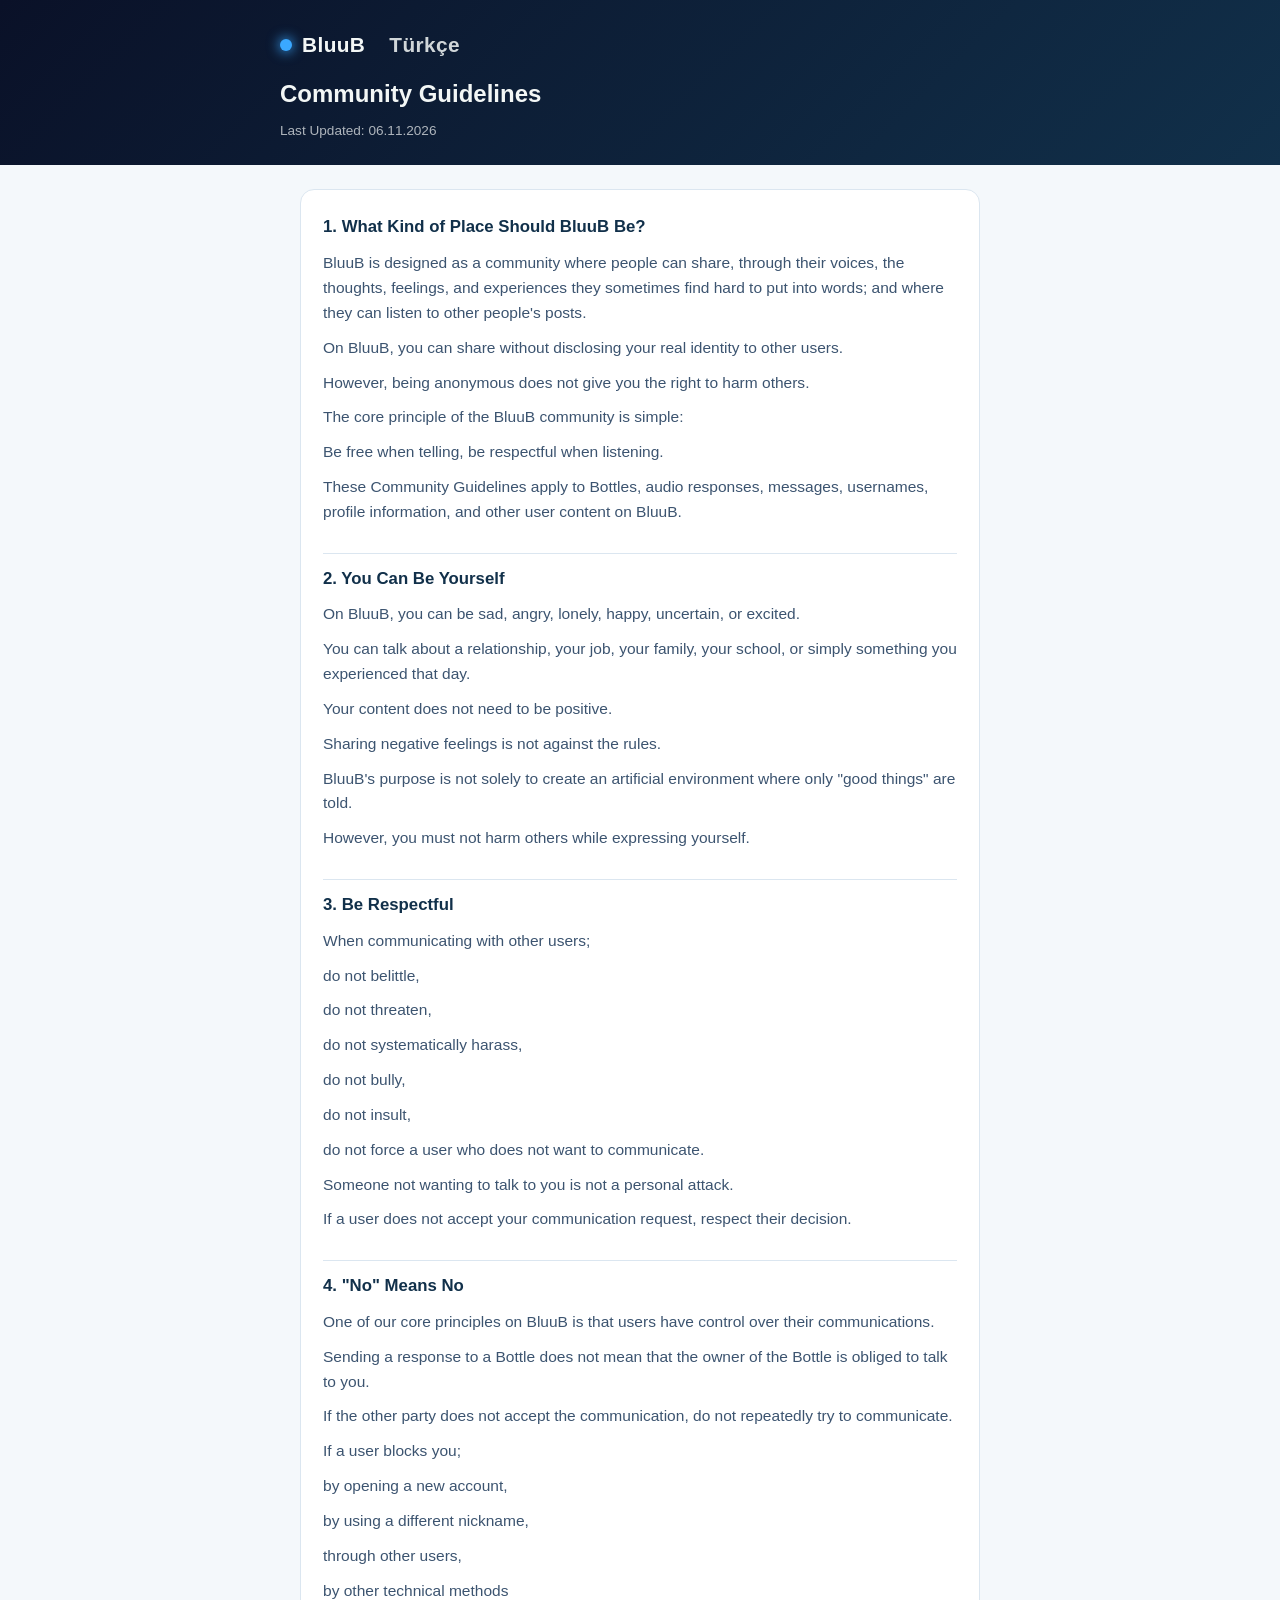
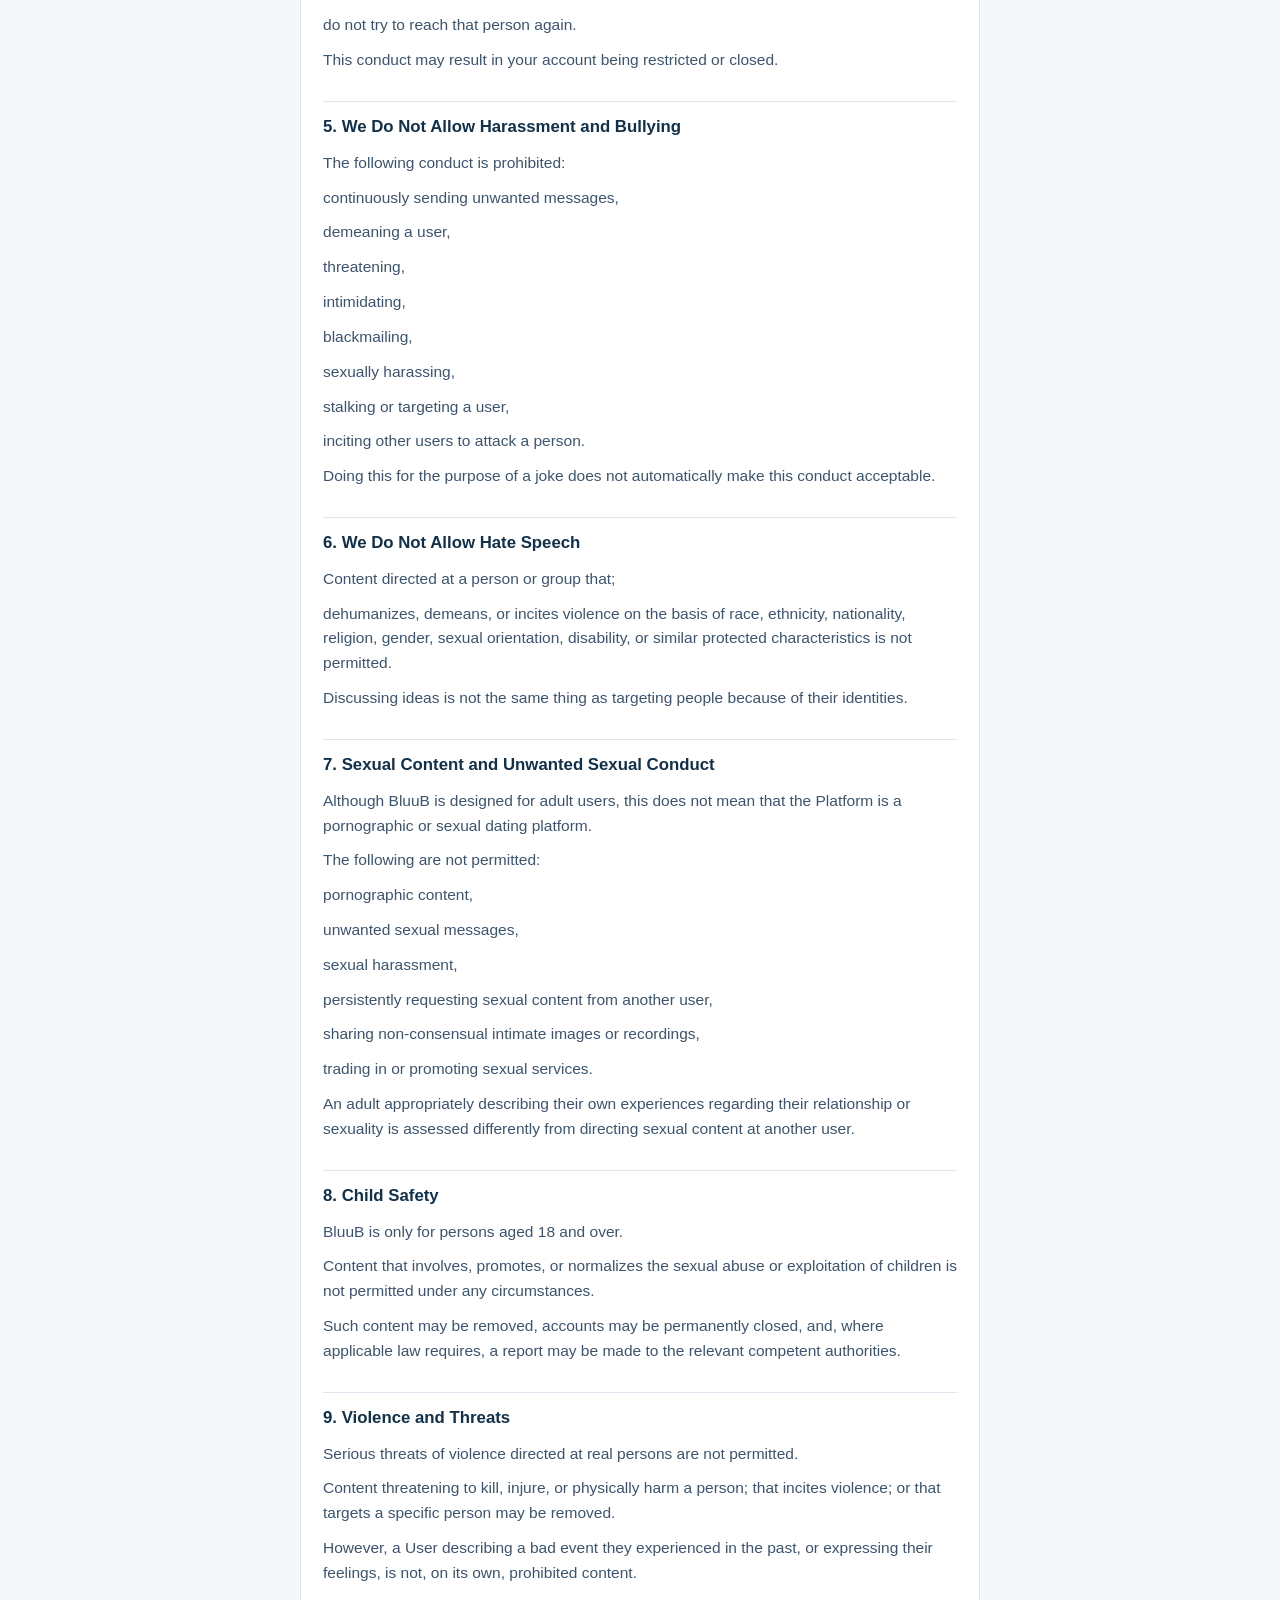
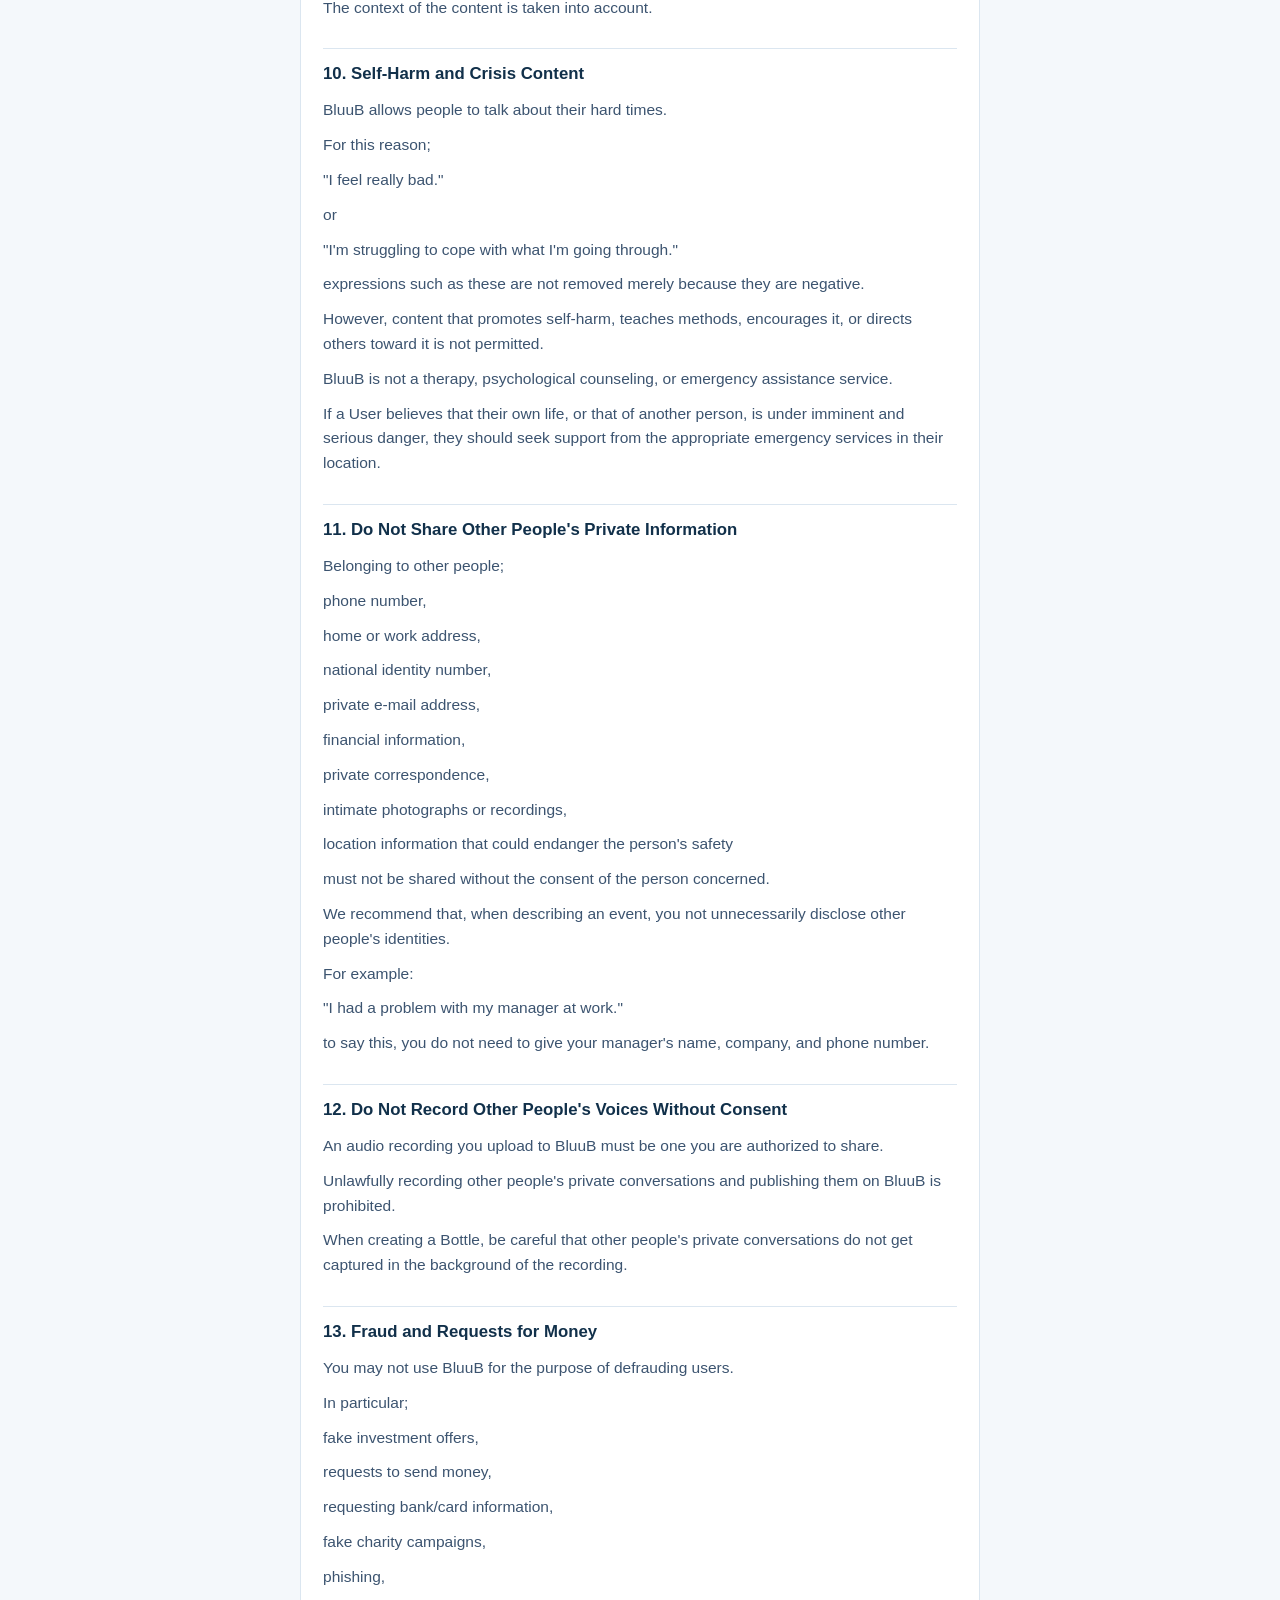
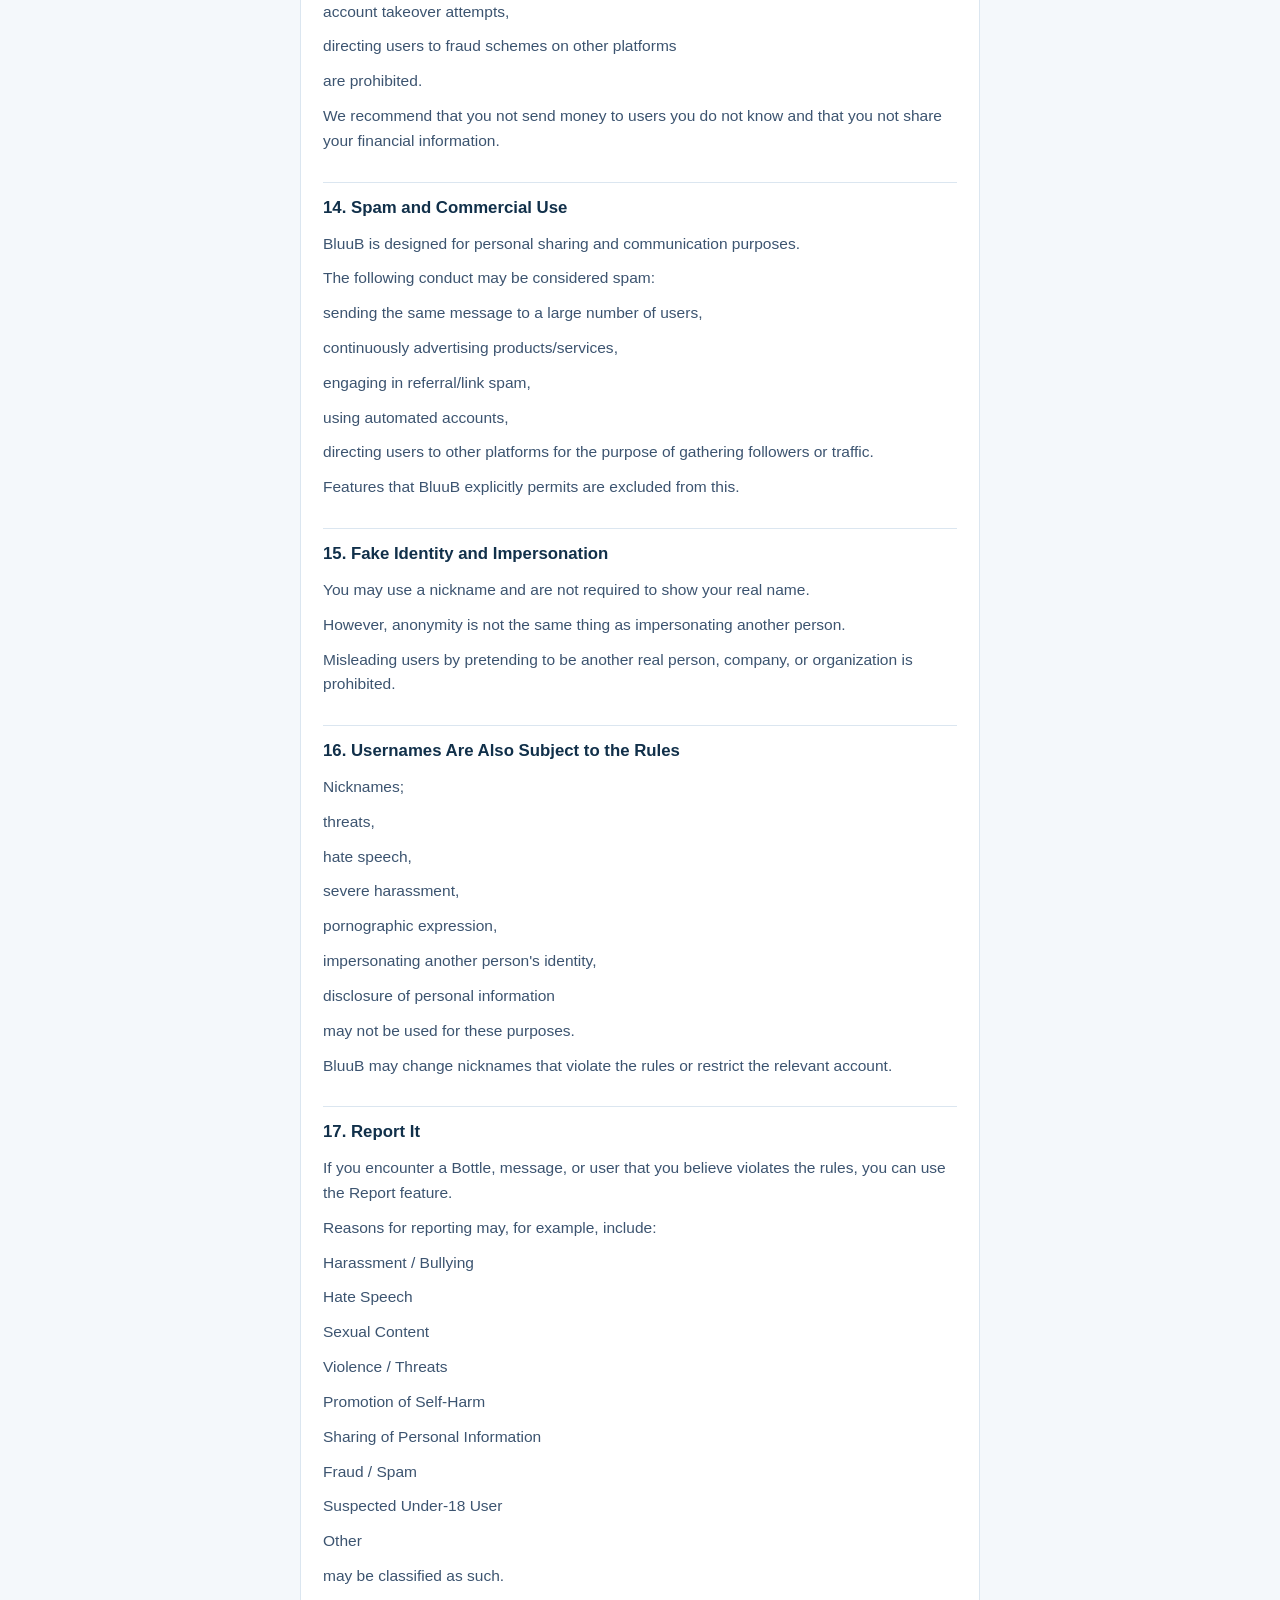
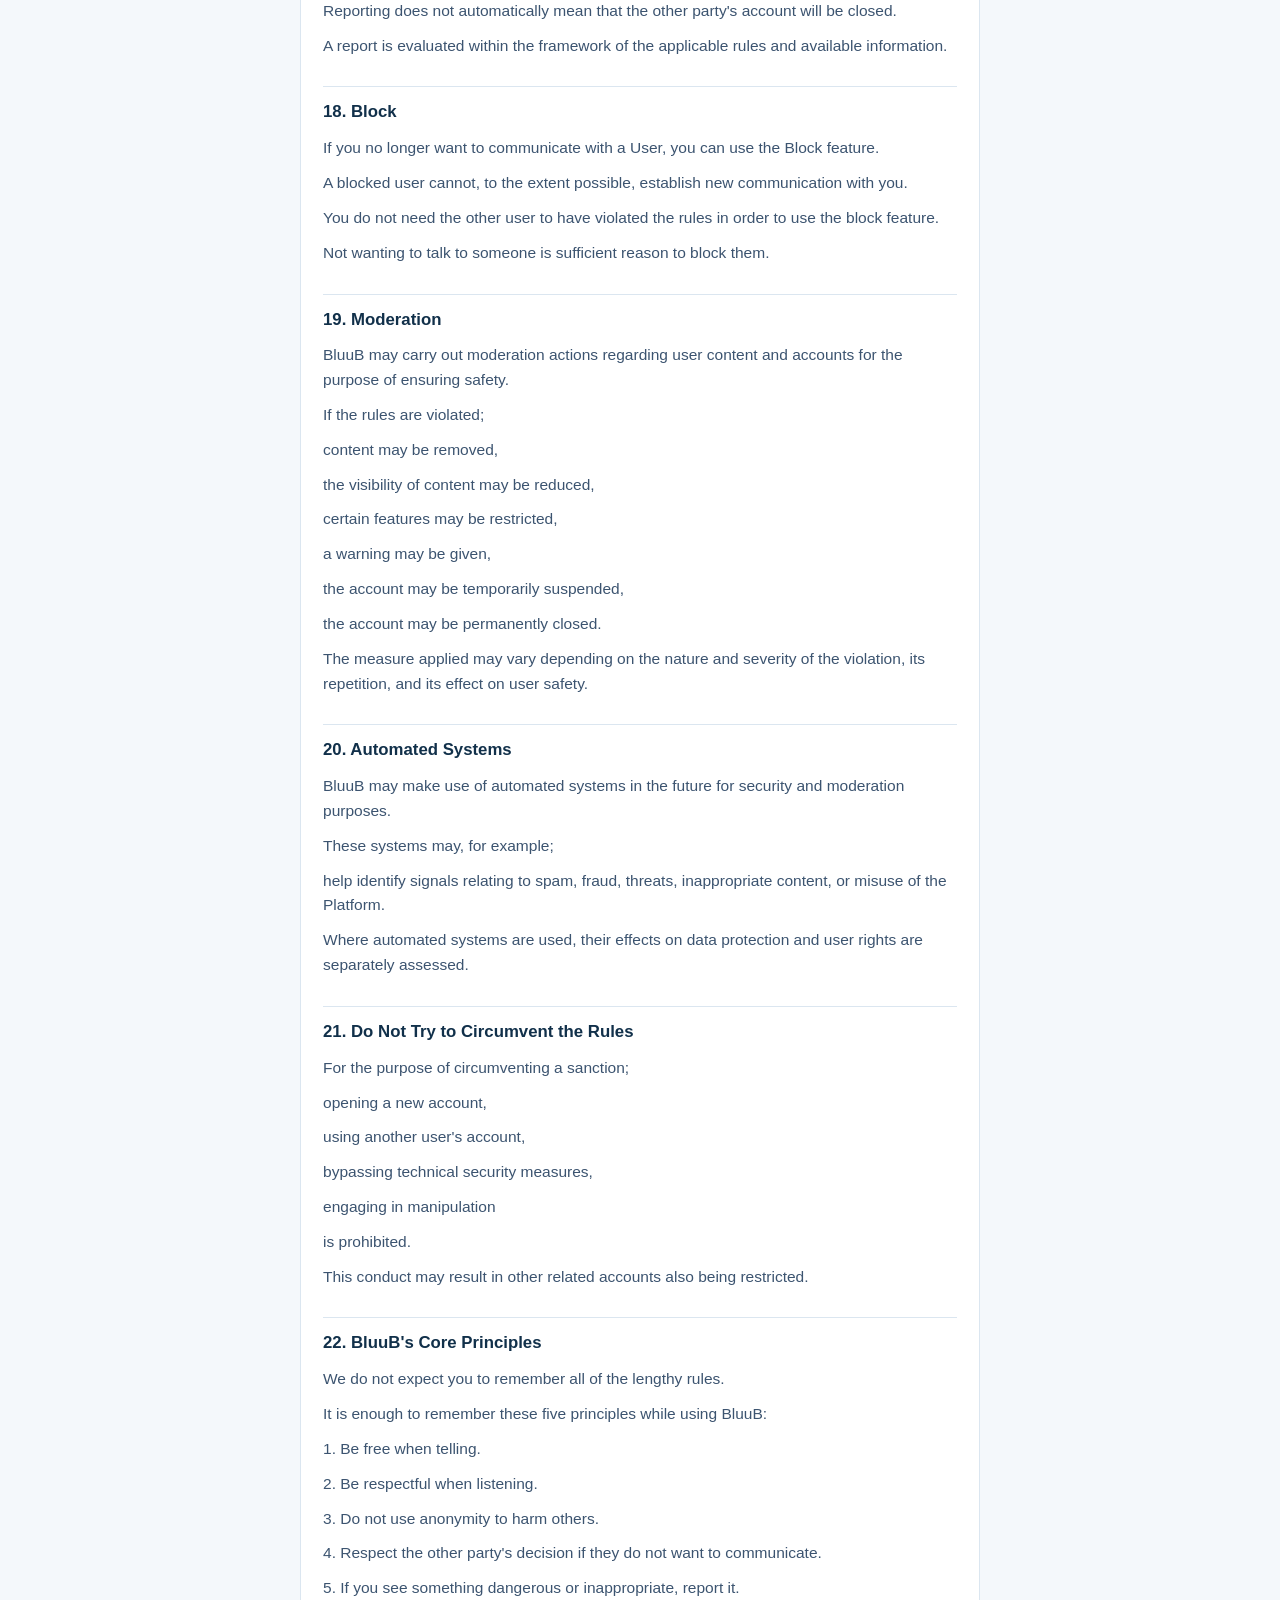
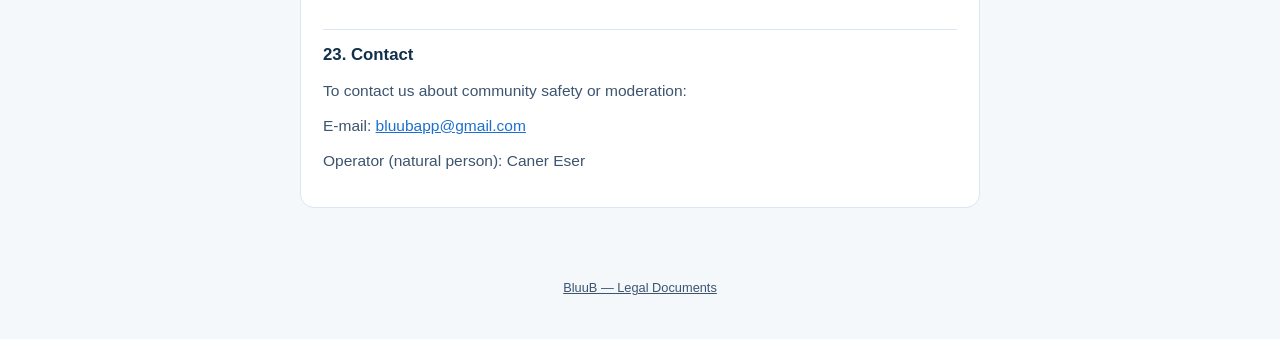
<file: en/community/index.html>
<!doctype html>
<html lang="en">
<head>
<meta charset="utf-8">
<meta name="viewport" content="width=device-width, initial-scale=1">
<title>Community Guidelines — BluuB</title>
<meta name="robots" content="index, follow">
<link rel="stylesheet" href="../../assets/style.css">
<link rel="alternate" hreflang="tr" href="../../community/">
</head>
<body>
<header class="site-header">
  <div class="brand"><span class="logo-dot"></span><a href="../../en/">BluuB</a>
    <a class="lang-switch" href="../../community/" lang="tr">Türkçe</a></div>
  <div class="page-title">
    <h1>Community Guidelines</h1>
    <div class="meta">Last Updated: 06.11.2026</div>
  </div>
</header>
<main>
<article>
<h2>1. What Kind of Place Should BluuB Be?</h2>
<p>BluuB is designed as a community where people can share, through their voices, the thoughts, feelings, and experiences they sometimes find hard to put into words; and where they can listen to other people's posts.</p>
<p>On BluuB, you can share without disclosing your real identity to other users.</p>
<p>However, being anonymous does not give you the right to harm others.</p>
<p>The core principle of the BluuB community is simple:</p>
<p>Be free when telling, be respectful when listening.</p>
<p>These Community Guidelines apply to Bottles, audio responses, messages, usernames, profile information, and other user content on BluuB.</p>
<h2>2. You Can Be Yourself</h2>
<p>On BluuB, you can be sad, angry, lonely, happy, uncertain, or excited.</p>
<p>You can talk about a relationship, your job, your family, your school, or simply something you experienced that day.</p>
<p>Your content does not need to be positive.</p>
<p>Sharing negative feelings is not against the rules.</p>
<p>BluuB's purpose is not solely to create an artificial environment where only "good things" are told.</p>
<p>However, you must not harm others while expressing yourself.</p>
<h2>3. Be Respectful</h2>
<p>When communicating with other users;</p>
<p>do not belittle,</p>
<p>do not threaten,</p>
<p>do not systematically harass,</p>
<p>do not bully,</p>
<p>do not insult,</p>
<p>do not force a user who does not want to communicate.</p>
<p>Someone not wanting to talk to you is not a personal attack.</p>
<p>If a user does not accept your communication request, respect their decision.</p>
<h2>4. "No" Means No</h2>
<p>One of our core principles on BluuB is that users have control over their communications.</p>
<p>Sending a response to a Bottle does not mean that the owner of the Bottle is obliged to talk to you.</p>
<p>If the other party does not accept the communication, do not repeatedly try to communicate.</p>
<p>If a user blocks you;</p>
<p>by opening a new account,</p>
<p>by using a different nickname,</p>
<p>through other users,</p>
<p>by other technical methods</p>
<p>do not try to reach that person again.</p>
<p>This conduct may result in your account being restricted or closed.</p>
<h2>5. We Do Not Allow Harassment and Bullying</h2>
<p>The following conduct is prohibited:</p>
<p>continuously sending unwanted messages,</p>
<p>demeaning a user,</p>
<p>threatening,</p>
<p>intimidating,</p>
<p>blackmailing,</p>
<p>sexually harassing,</p>
<p>stalking or targeting a user,</p>
<p>inciting other users to attack a person.</p>
<p>Doing this for the purpose of a joke does not automatically make this conduct acceptable.</p>
<h2>6. We Do Not Allow Hate Speech</h2>
<p>Content directed at a person or group that;</p>
<p>dehumanizes, demeans, or incites violence on the basis of race, ethnicity, nationality, religion, gender, sexual orientation, disability, or similar protected characteristics is not permitted.</p>
<p>Discussing ideas is not the same thing as targeting people because of their identities.</p>
<h2>7. Sexual Content and Unwanted Sexual Conduct</h2>
<p>Although BluuB is designed for adult users, this does not mean that the Platform is a pornographic or sexual dating platform.</p>
<p>The following are not permitted:</p>
<p>pornographic content,</p>
<p>unwanted sexual messages,</p>
<p>sexual harassment,</p>
<p>persistently requesting sexual content from another user,</p>
<p>sharing non-consensual intimate images or recordings,</p>
<p>trading in or promoting sexual services.</p>
<p>An adult appropriately describing their own experiences regarding their relationship or sexuality is assessed differently from directing sexual content at another user.</p>
<h2>8. Child Safety</h2>
<p>BluuB is only for persons aged 18 and over.</p>
<p>Content that involves, promotes, or normalizes the sexual abuse or exploitation of children is not permitted under any circumstances.</p>
<p>Such content may be removed, accounts may be permanently closed, and, where applicable law requires, a report may be made to the relevant competent authorities.</p>
<h2>9. Violence and Threats</h2>
<p>Serious threats of violence directed at real persons are not permitted.</p>
<p>Content threatening to kill, injure, or physically harm a person; that incites violence; or that targets a specific person may be removed.</p>
<p>However, a User describing a bad event they experienced in the past, or expressing their feelings, is not, on its own, prohibited content.</p>
<p>The context of the content is taken into account.</p>
<h2>10. Self-Harm and Crisis Content</h2>
<p>BluuB allows people to talk about their hard times.</p>
<p>For this reason;</p>
<p>"I feel really bad."</p>
<p>or</p>
<p>"I'm struggling to cope with what I'm going through."</p>
<p>expressions such as these are not removed merely because they are negative.</p>
<p>However, content that promotes self-harm, teaches methods, encourages it, or directs others toward it is not permitted.</p>
<p>BluuB is not a therapy, psychological counseling, or emergency assistance service.</p>
<p>If a User believes that their own life, or that of another person, is under imminent and serious danger, they should seek support from the appropriate emergency services in their location.</p>
<h2>11. Do Not Share Other People's Private Information</h2>
<p>Belonging to other people;</p>
<p>phone number,</p>
<p>home or work address,</p>
<p>national identity number,</p>
<p>private e-mail address,</p>
<p>financial information,</p>
<p>private correspondence,</p>
<p>intimate photographs or recordings,</p>
<p>location information that could endanger the person's safety</p>
<p>must not be shared without the consent of the person concerned.</p>
<p>We recommend that, when describing an event, you not unnecessarily disclose other people's identities.</p>
<p>For example:</p>
<p>"I had a problem with my manager at work."</p>
<p>to say this, you do not need to give your manager's name, company, and phone number.</p>
<h2>12. Do Not Record Other People's Voices Without Consent</h2>
<p>An audio recording you upload to BluuB must be one you are authorized to share.</p>
<p>Unlawfully recording other people's private conversations and publishing them on BluuB is prohibited.</p>
<p>When creating a Bottle, be careful that other people's private conversations do not get captured in the background of the recording.</p>
<h2>13. Fraud and Requests for Money</h2>
<p>You may not use BluuB for the purpose of defrauding users.</p>
<p>In particular;</p>
<p>fake investment offers,</p>
<p>requests to send money,</p>
<p>requesting bank/card information,</p>
<p>fake charity campaigns,</p>
<p>phishing,</p>
<p>account takeover attempts,</p>
<p>directing users to fraud schemes on other platforms</p>
<p>are prohibited.</p>
<p>We recommend that you not send money to users you do not know and that you not share your financial information.</p>
<h2>14. Spam and Commercial Use</h2>
<p>BluuB is designed for personal sharing and communication purposes.</p>
<p>The following conduct may be considered spam:</p>
<p>sending the same message to a large number of users,</p>
<p>continuously advertising products/services,</p>
<p>engaging in referral/link spam,</p>
<p>using automated accounts,</p>
<p>directing users to other platforms for the purpose of gathering followers or traffic.</p>
<p>Features that BluuB explicitly permits are excluded from this.</p>
<h2>15. Fake Identity and Impersonation</h2>
<p>You may use a nickname and are not required to show your real name.</p>
<p>However, anonymity is not the same thing as impersonating another person.</p>
<p>Misleading users by pretending to be another real person, company, or organization is prohibited.</p>
<h2>16. Usernames Are Also Subject to the Rules</h2>
<p>Nicknames;</p>
<p>threats,</p>
<p>hate speech,</p>
<p>severe harassment,</p>
<p>pornographic expression,</p>
<p>impersonating another person's identity,</p>
<p>disclosure of personal information</p>
<p>may not be used for these purposes.</p>
<p>BluuB may change nicknames that violate the rules or restrict the relevant account.</p>
<h2>17. Report It</h2>
<p>If you encounter a Bottle, message, or user that you believe violates the rules, you can use the Report feature.</p>
<p>Reasons for reporting may, for example, include:</p>
<p>Harassment / Bullying</p>
<p>Hate Speech</p>
<p>Sexual Content</p>
<p>Violence / Threats</p>
<p>Promotion of Self-Harm</p>
<p>Sharing of Personal Information</p>
<p>Fraud / Spam</p>
<p>Suspected Under-18 User</p>
<p>Other</p>
<p>may be classified as such.</p>
<p>Reporting does not automatically mean that the other party's account will be closed.</p>
<p>A report is evaluated within the framework of the applicable rules and available information.</p>
<h2>18. Block</h2>
<p>If you no longer want to communicate with a User, you can use the Block feature.</p>
<p>A blocked user cannot, to the extent possible, establish new communication with you.</p>
<p>You do not need the other user to have violated the rules in order to use the block feature.</p>
<p>Not wanting to talk to someone is sufficient reason to block them.</p>
<h2>19. Moderation</h2>
<p>BluuB may carry out moderation actions regarding user content and accounts for the purpose of ensuring safety.</p>
<p>If the rules are violated;</p>
<p>content may be removed,</p>
<p>the visibility of content may be reduced,</p>
<p>certain features may be restricted,</p>
<p>a warning may be given,</p>
<p>the account may be temporarily suspended,</p>
<p>the account may be permanently closed.</p>
<p>The measure applied may vary depending on the nature and severity of the violation, its repetition, and its effect on user safety.</p>
<h2>20. Automated Systems</h2>
<p>BluuB may make use of automated systems in the future for security and moderation purposes.</p>
<p>These systems may, for example;</p>
<p>help identify signals relating to spam, fraud, threats, inappropriate content, or misuse of the Platform.</p>
<p>Where automated systems are used, their effects on data protection and user rights are separately assessed.</p>
<h2>21. Do Not Try to Circumvent the Rules</h2>
<p>For the purpose of circumventing a sanction;</p>
<p>opening a new account,</p>
<p>using another user's account,</p>
<p>bypassing technical security measures,</p>
<p>engaging in manipulation</p>
<p>is prohibited.</p>
<p>This conduct may result in other related accounts also being restricted.</p>
<h2>22. BluuB's Core Principles</h2>
<p>We do not expect you to remember all of the lengthy rules.</p>
<p>It is enough to remember these five principles while using BluuB:</p>
<p>1. Be free when telling.</p>
<p>2. Be respectful when listening.</p>
<p>3. Do not use anonymity to harm others.</p>
<p>4. Respect the other party's decision if they do not want to communicate.</p>
<p>5. If you see something dangerous or inappropriate, report it.</p>
<h2>23. Contact</h2>
<p>To contact us about community safety or moderation:</p>
<p>E-mail: <a href="mailto:bluubapp@gmail.com">bluubapp@gmail.com</a></p>
<p>Operator (natural person): Caner Eser</p>
</article>
</main>
<footer class="site-footer">
  <a href="../../en/">BluuB — Legal Documents</a>
</footer>
</body>
</html>
</file>
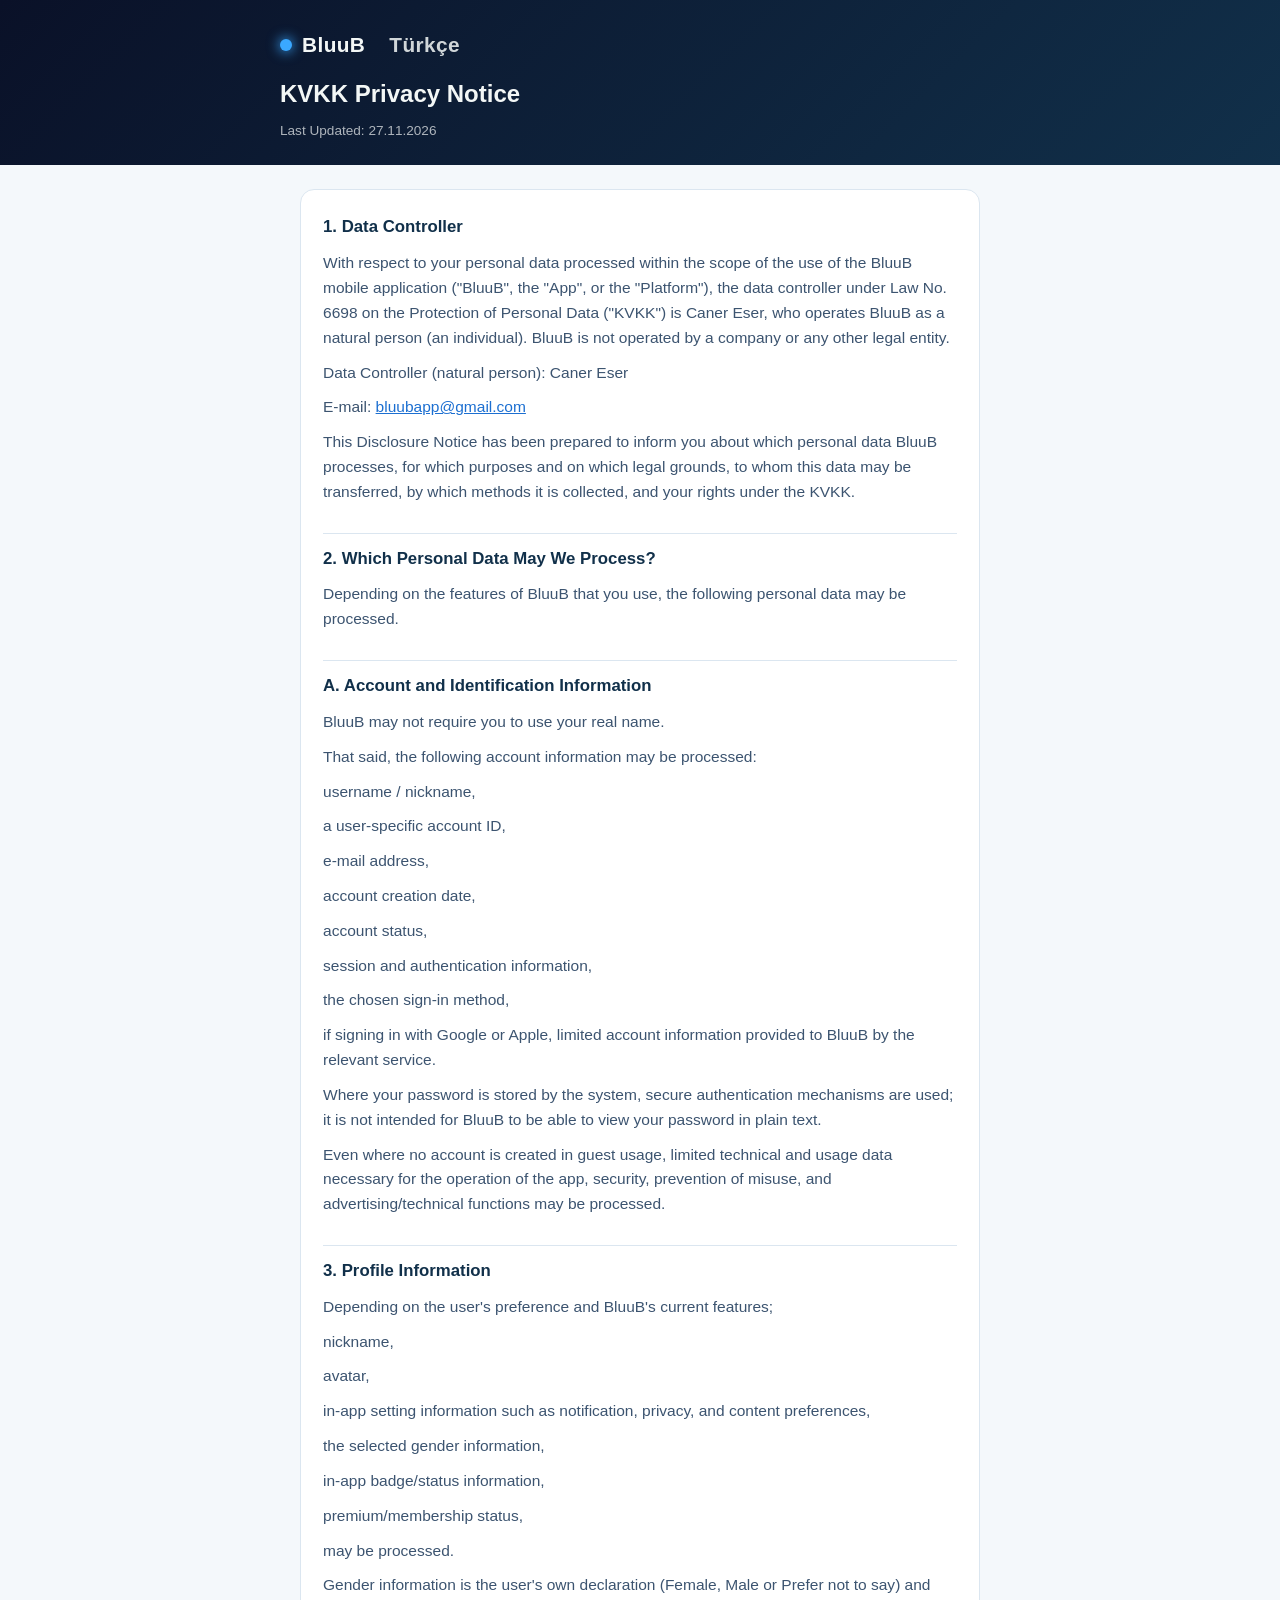
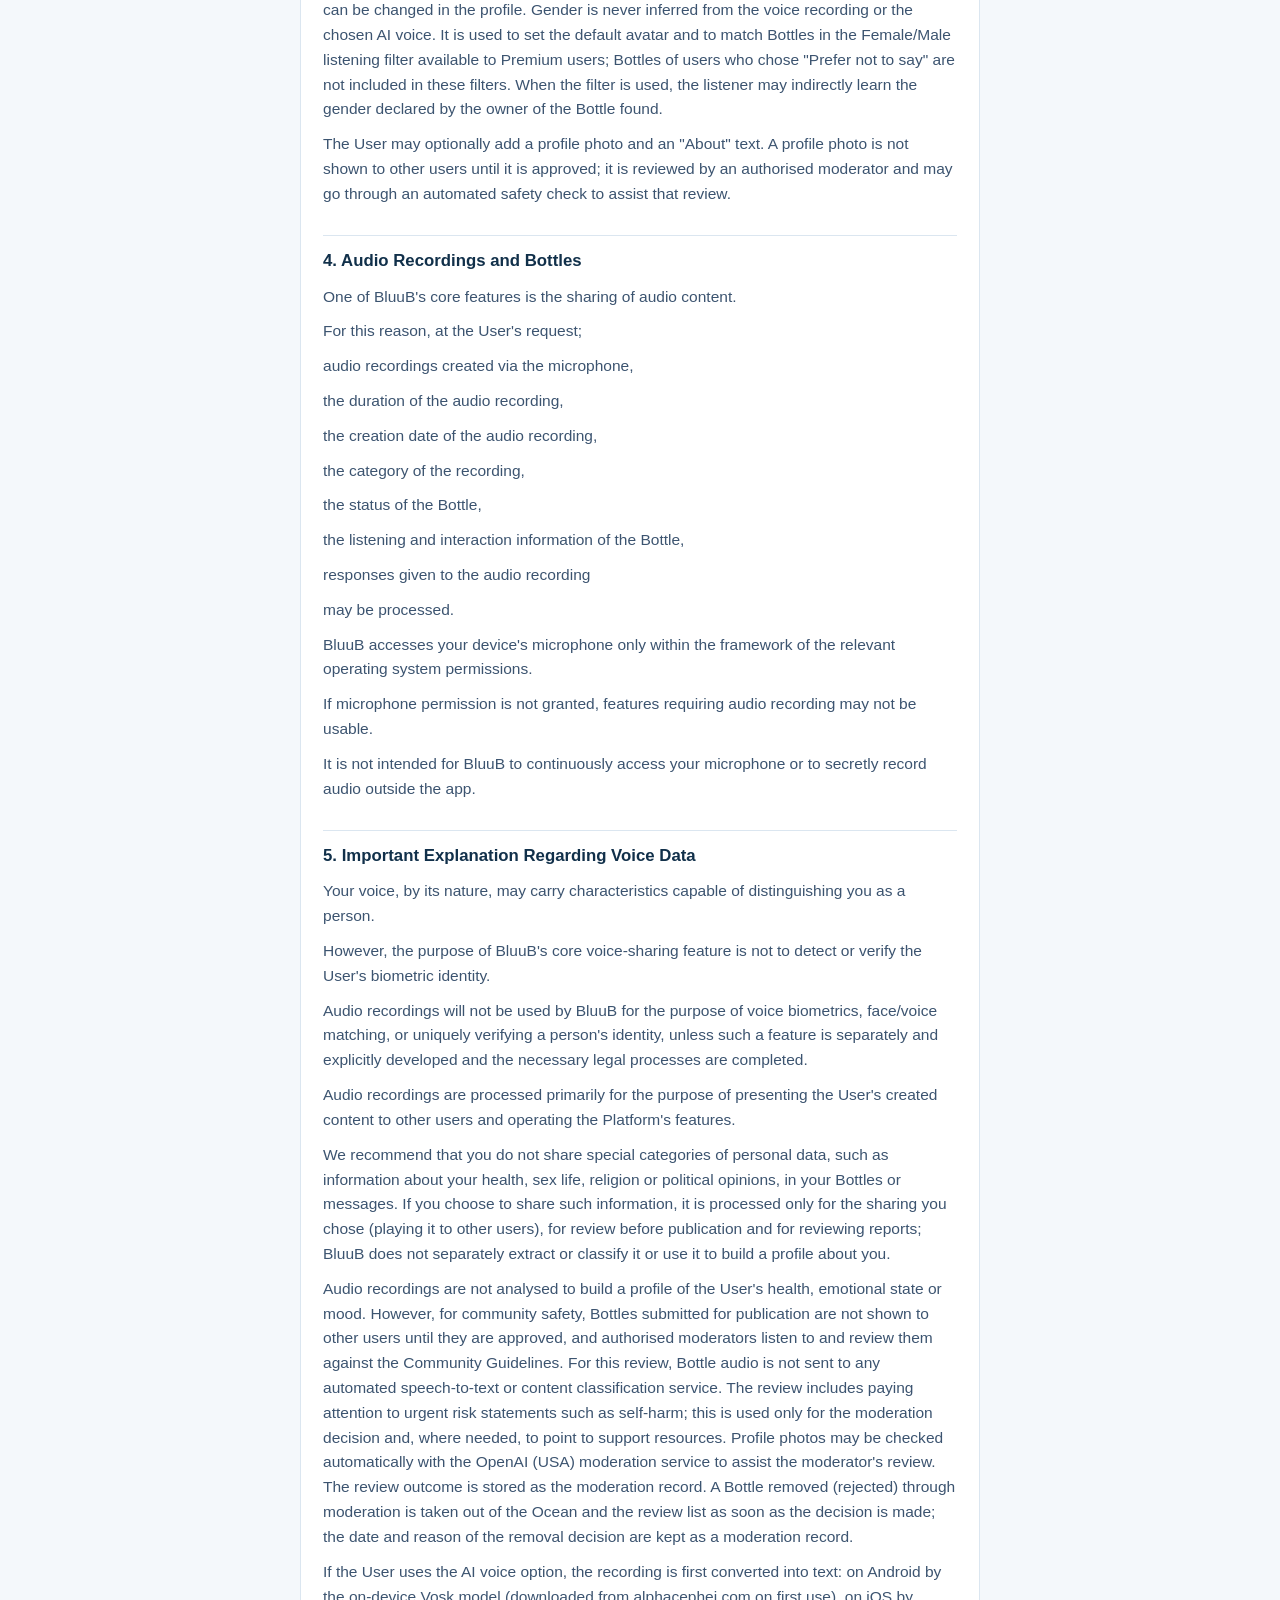
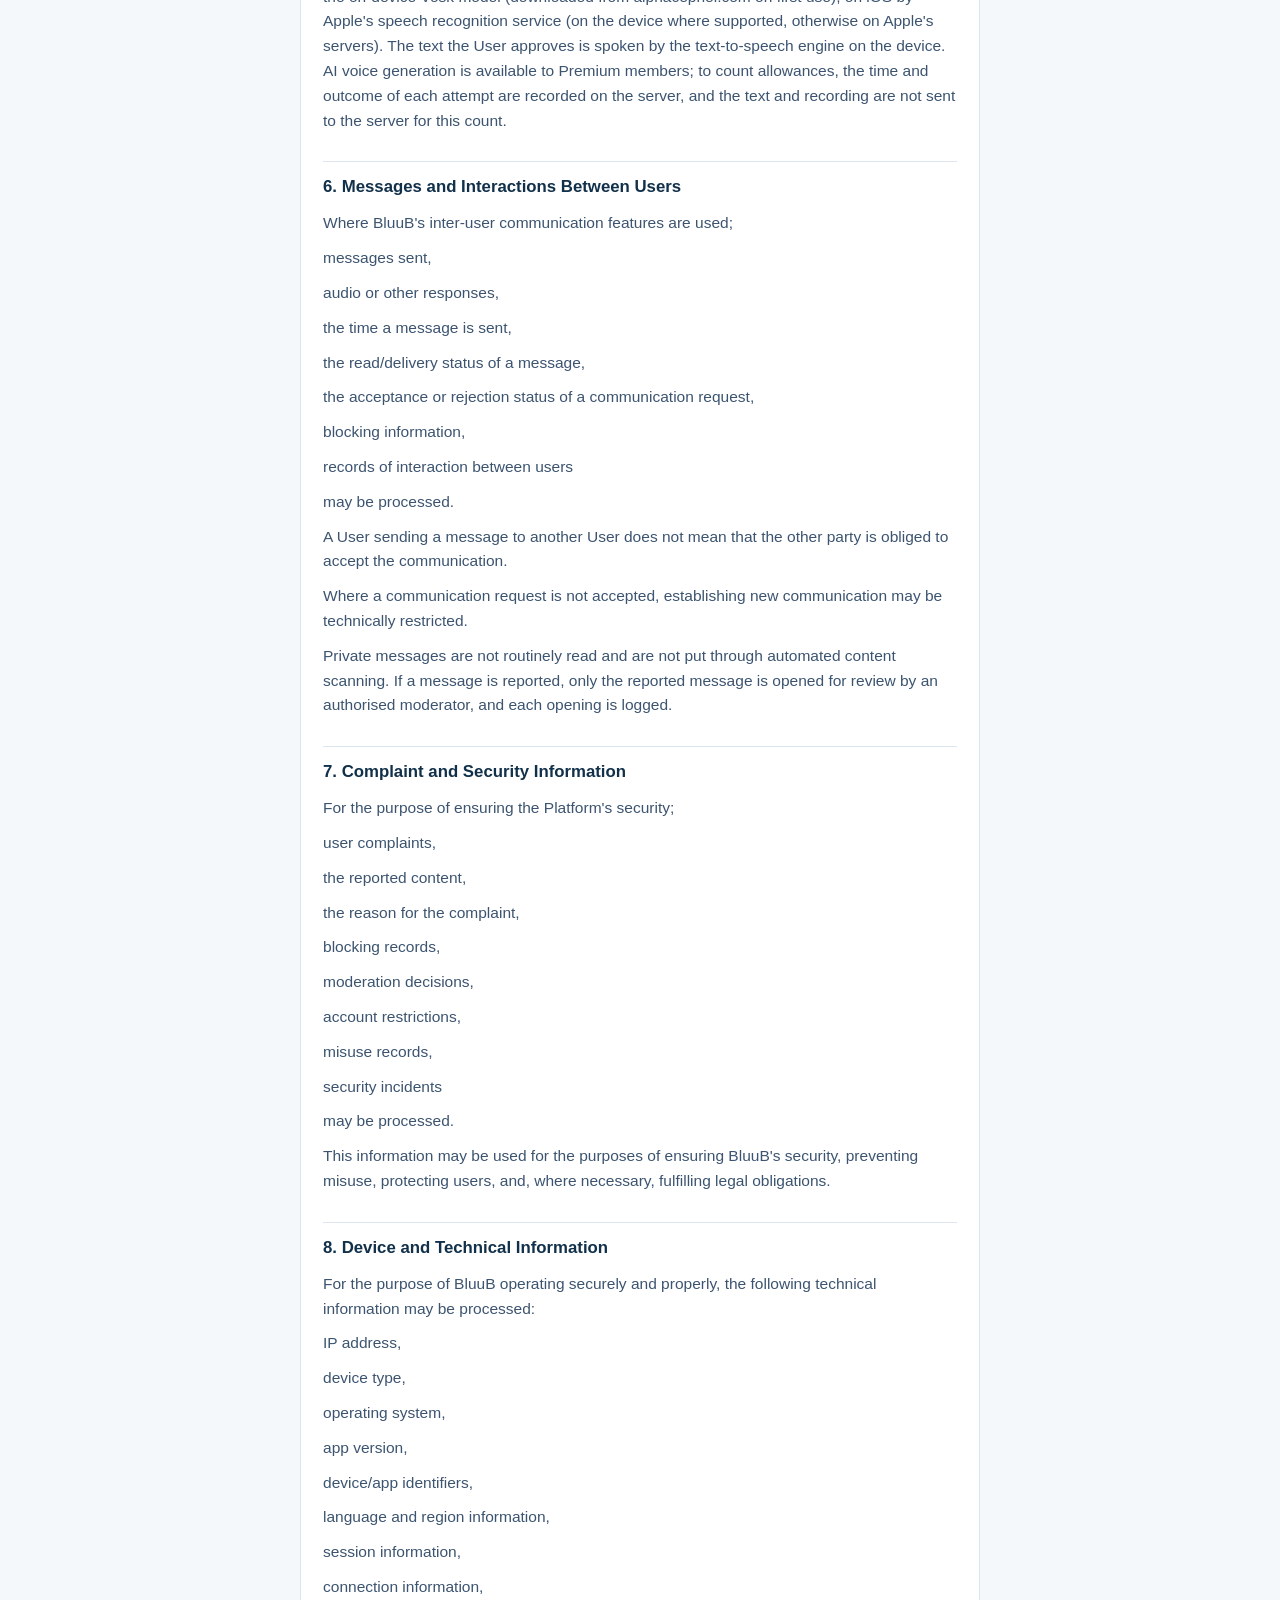
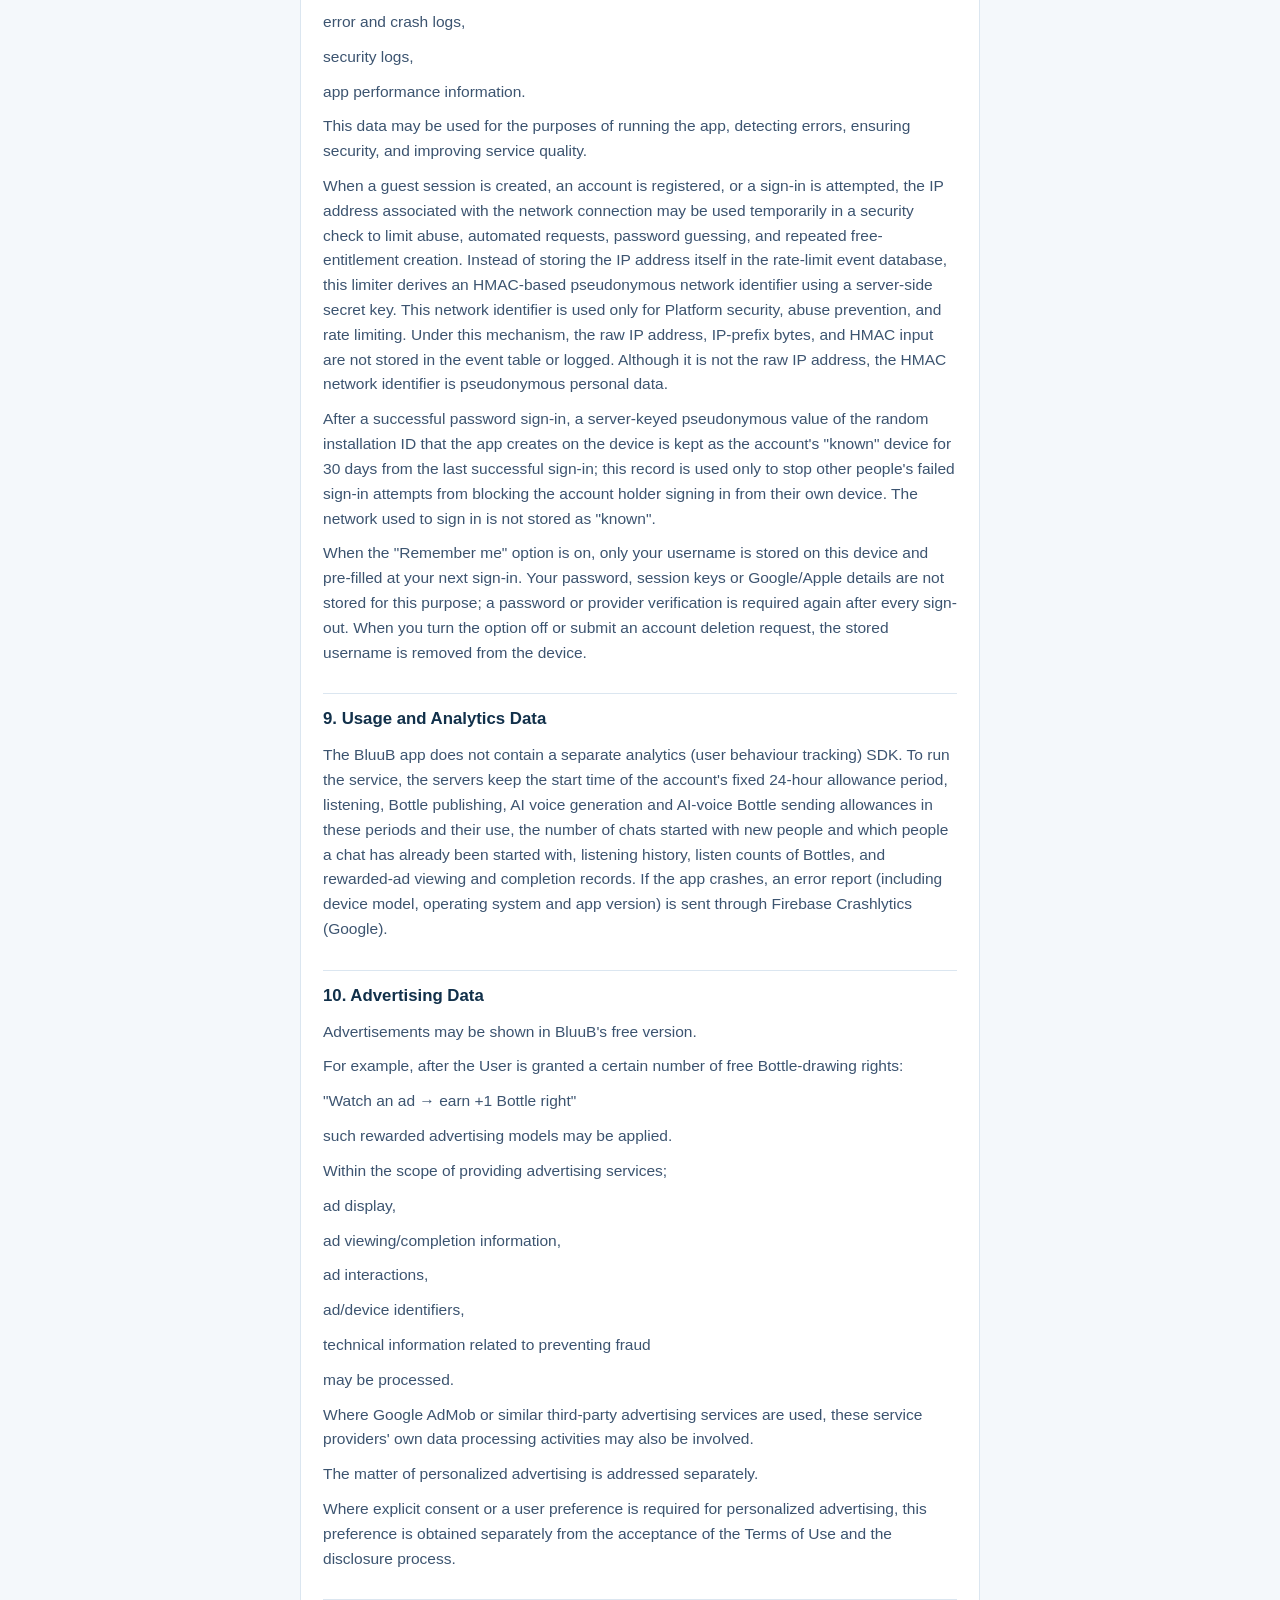
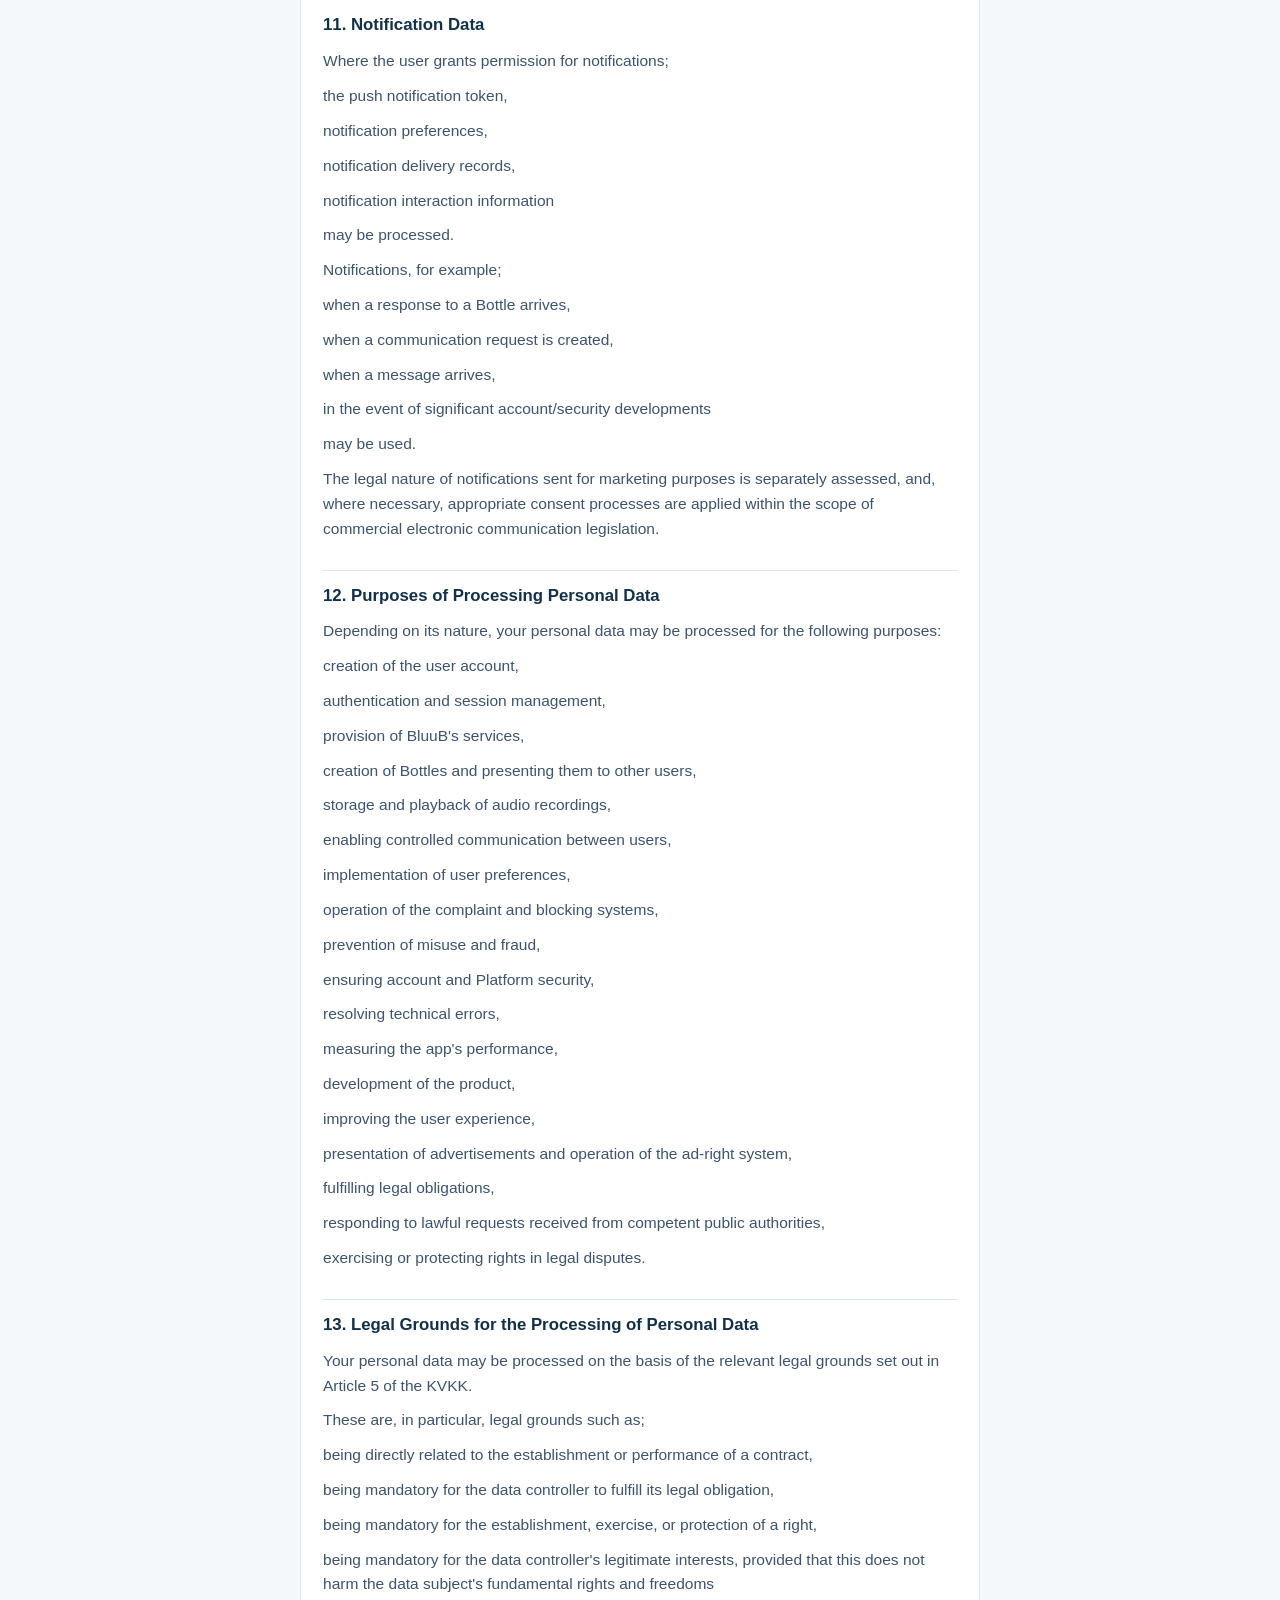
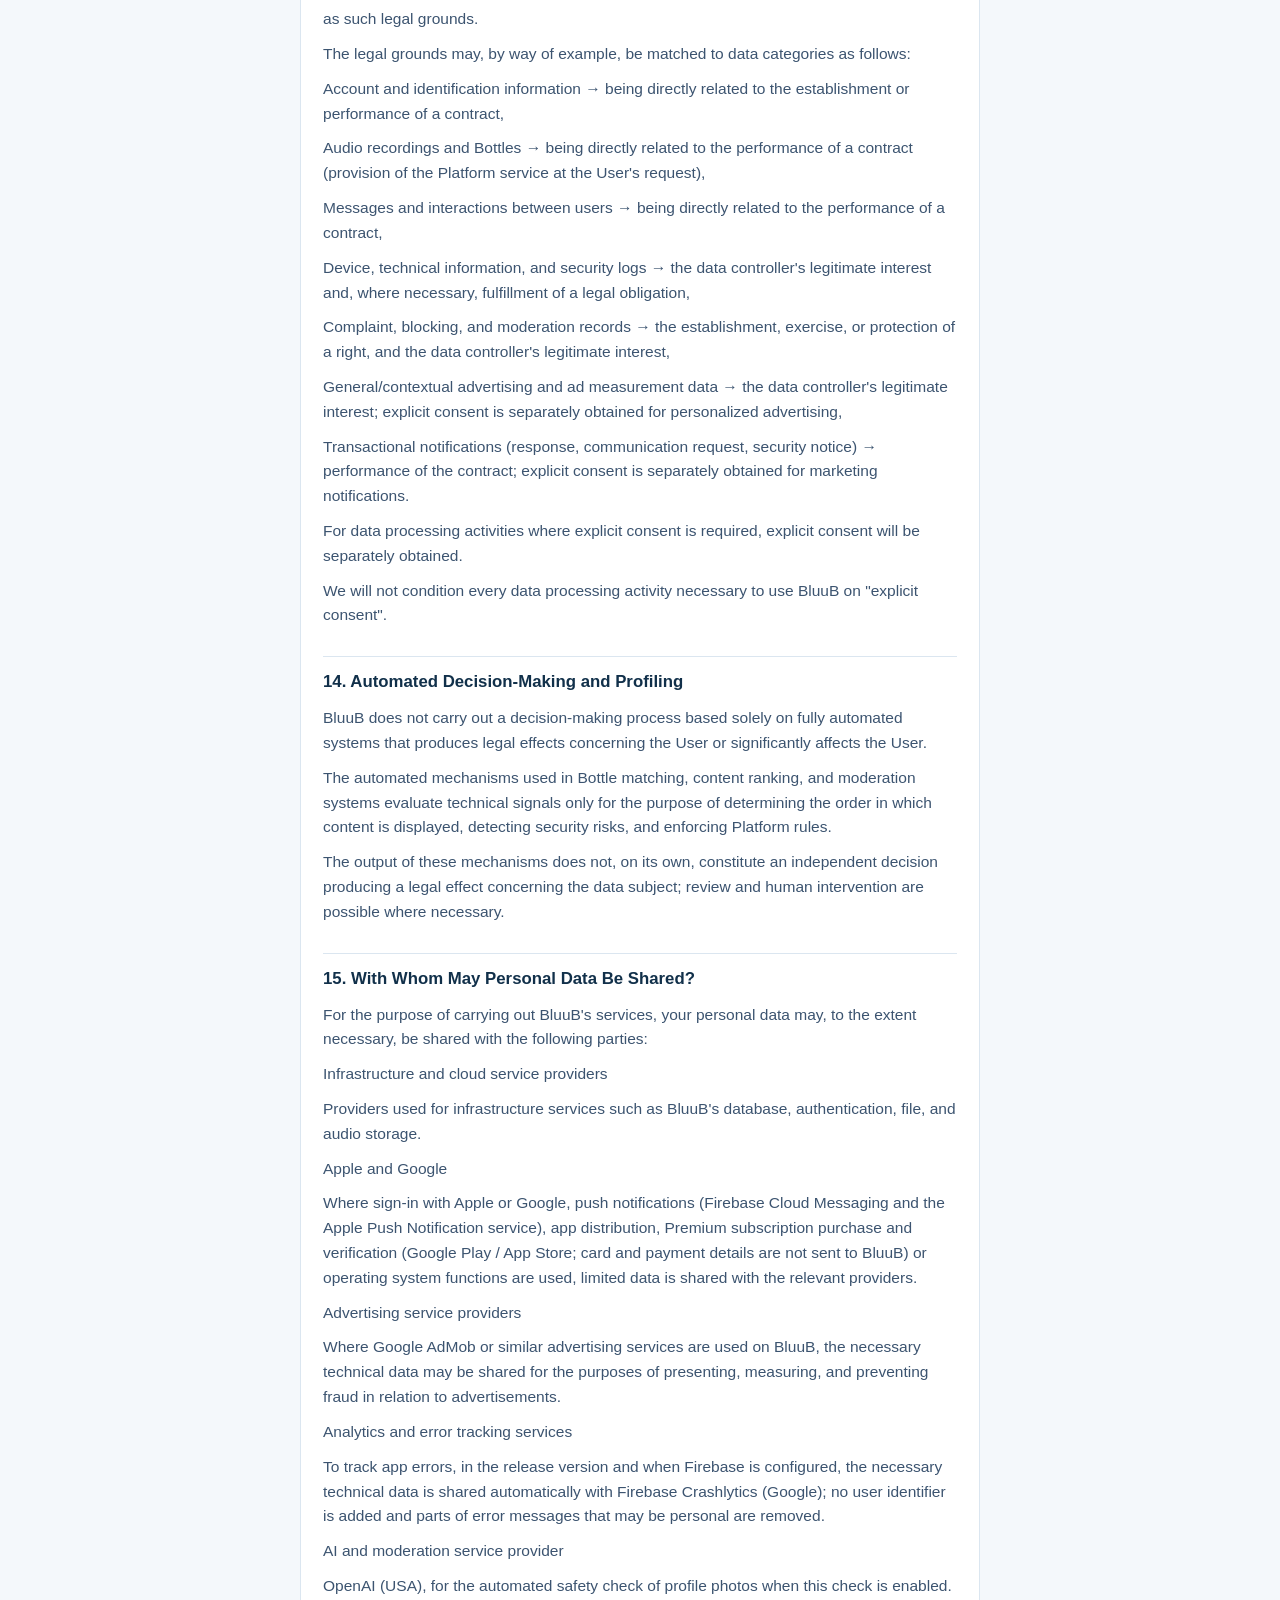
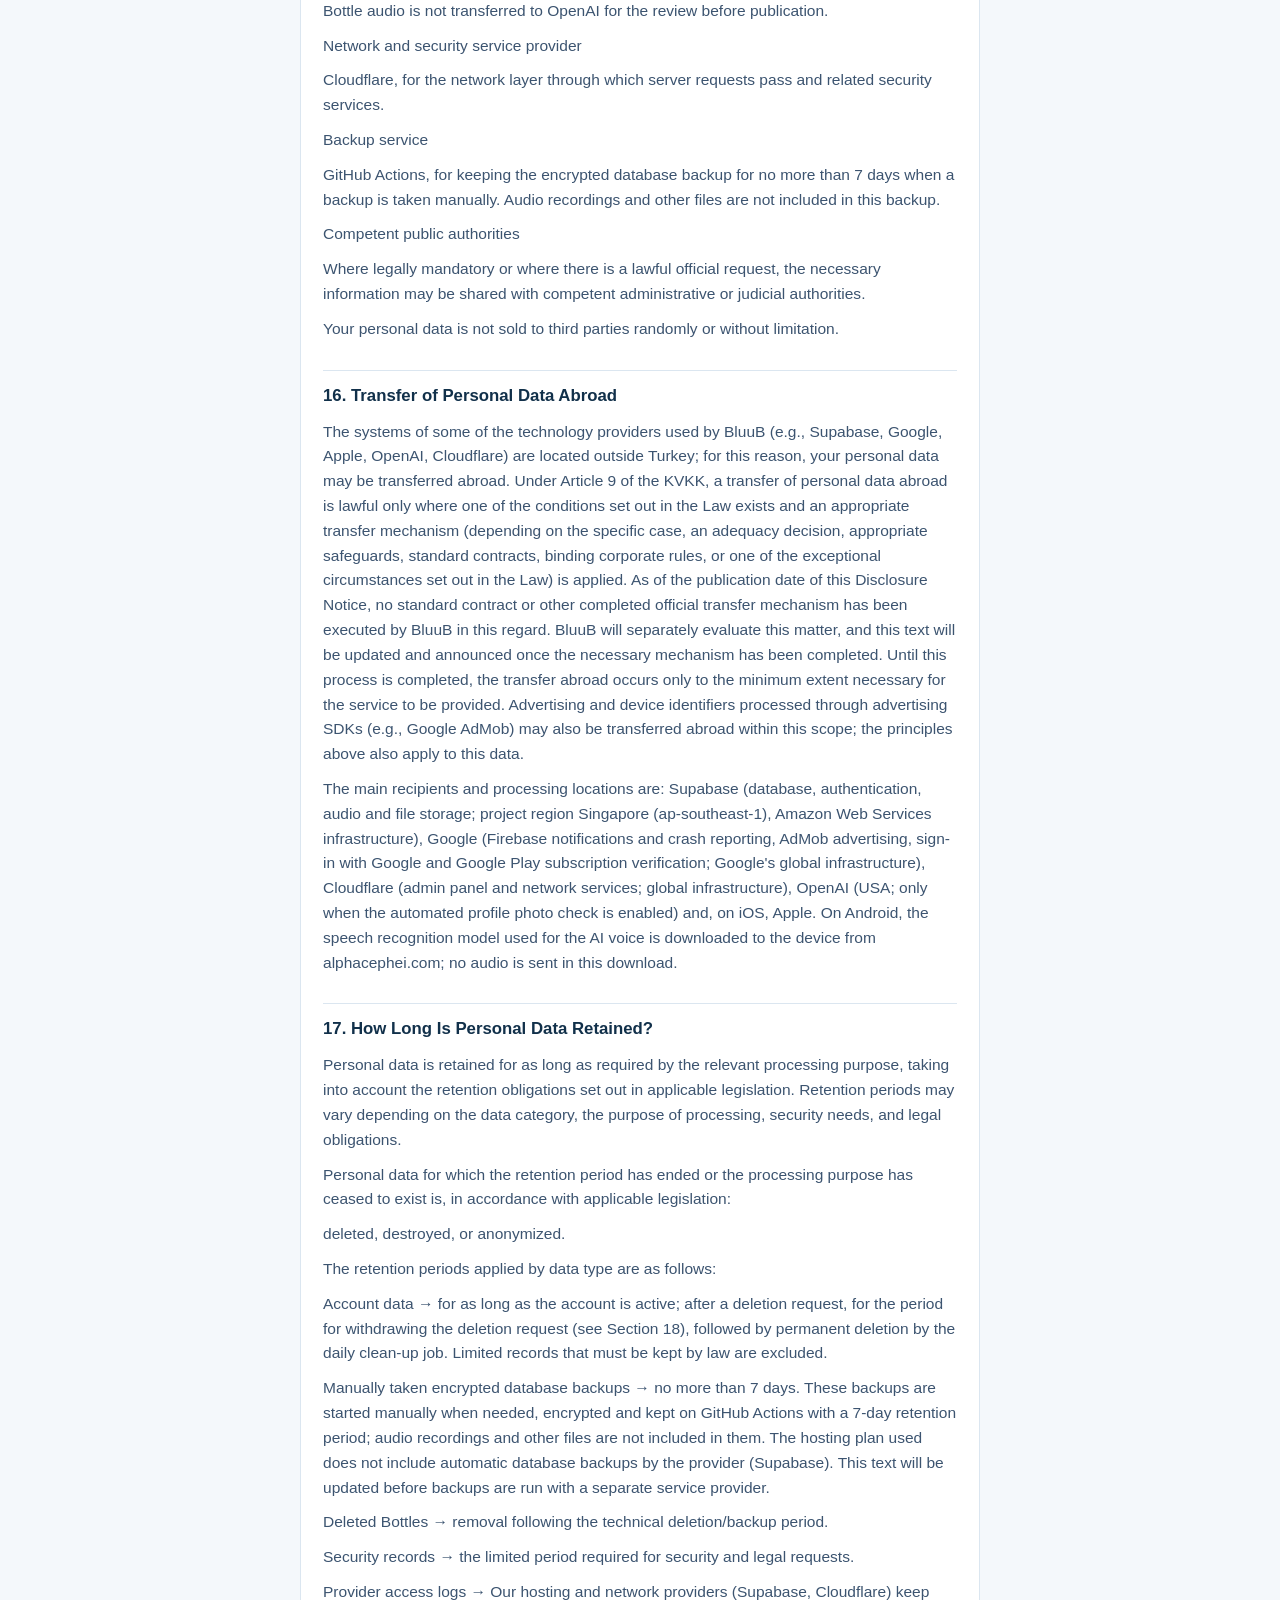
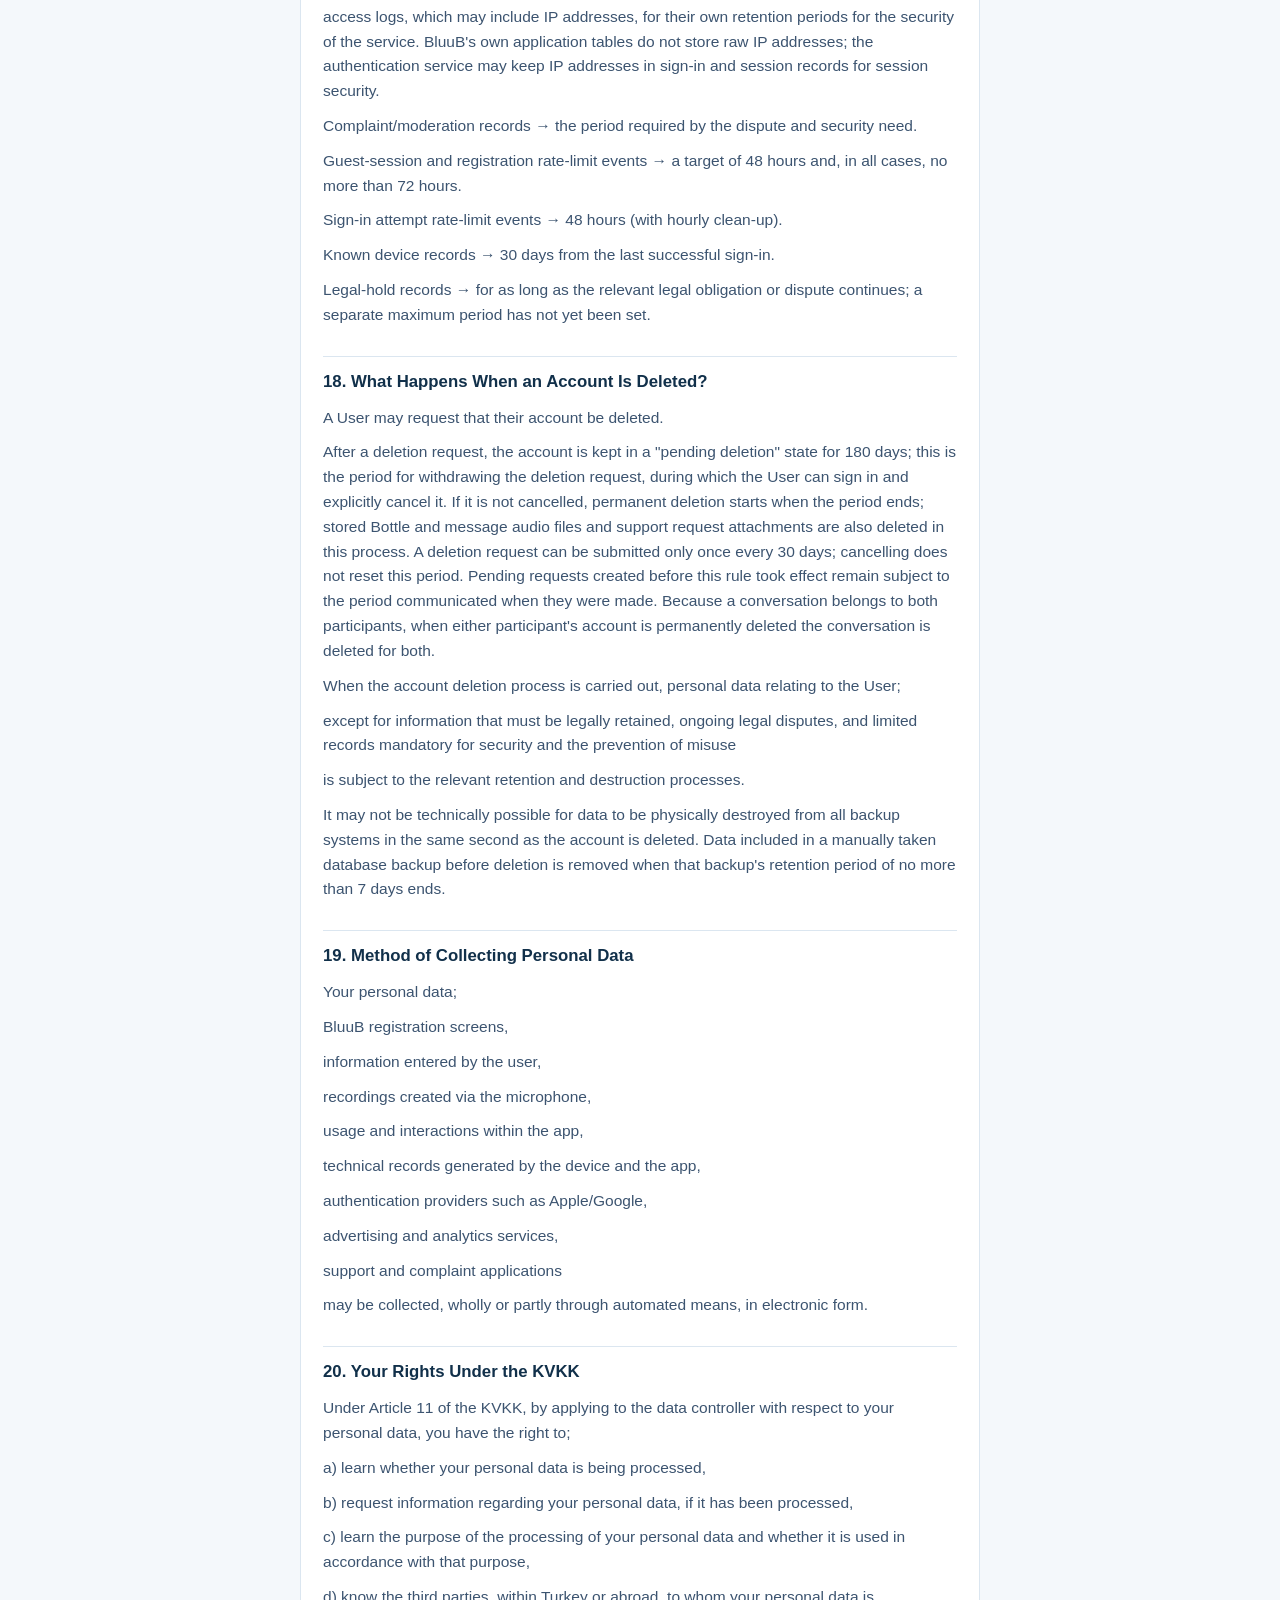
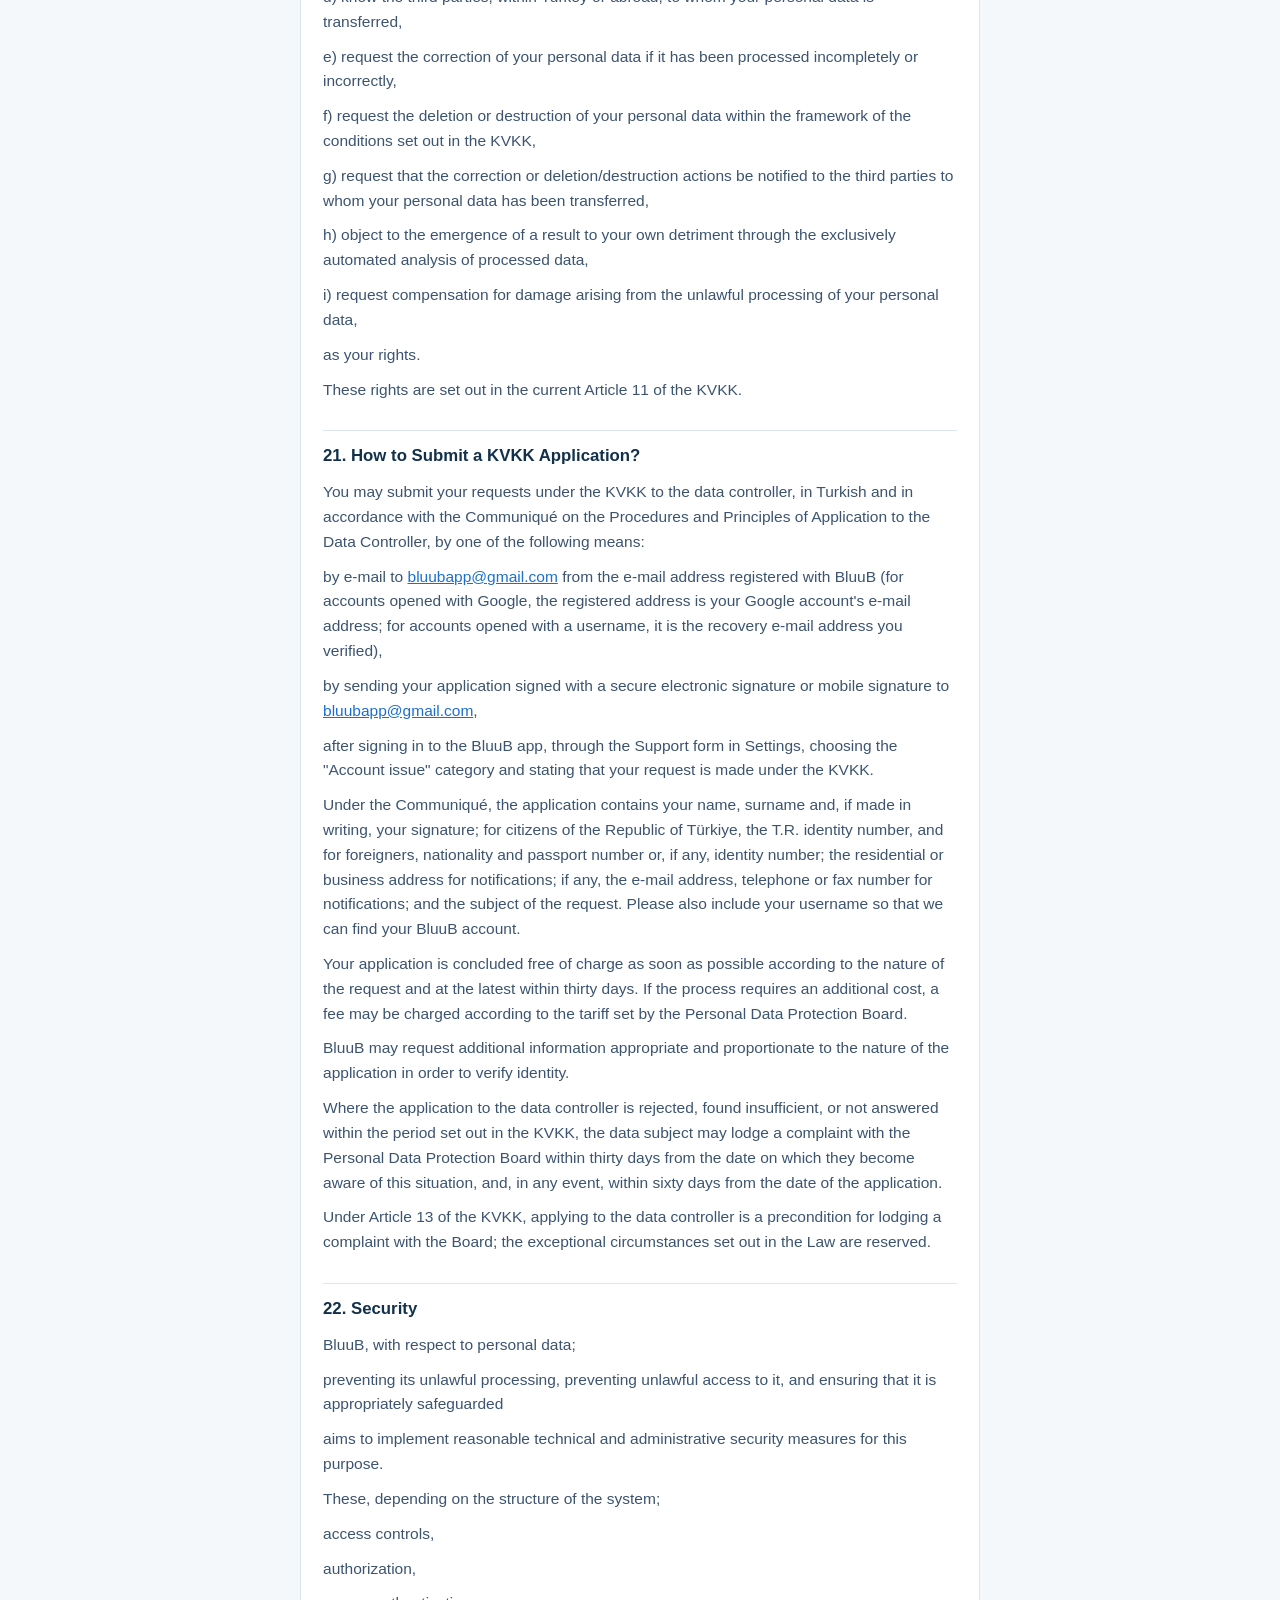
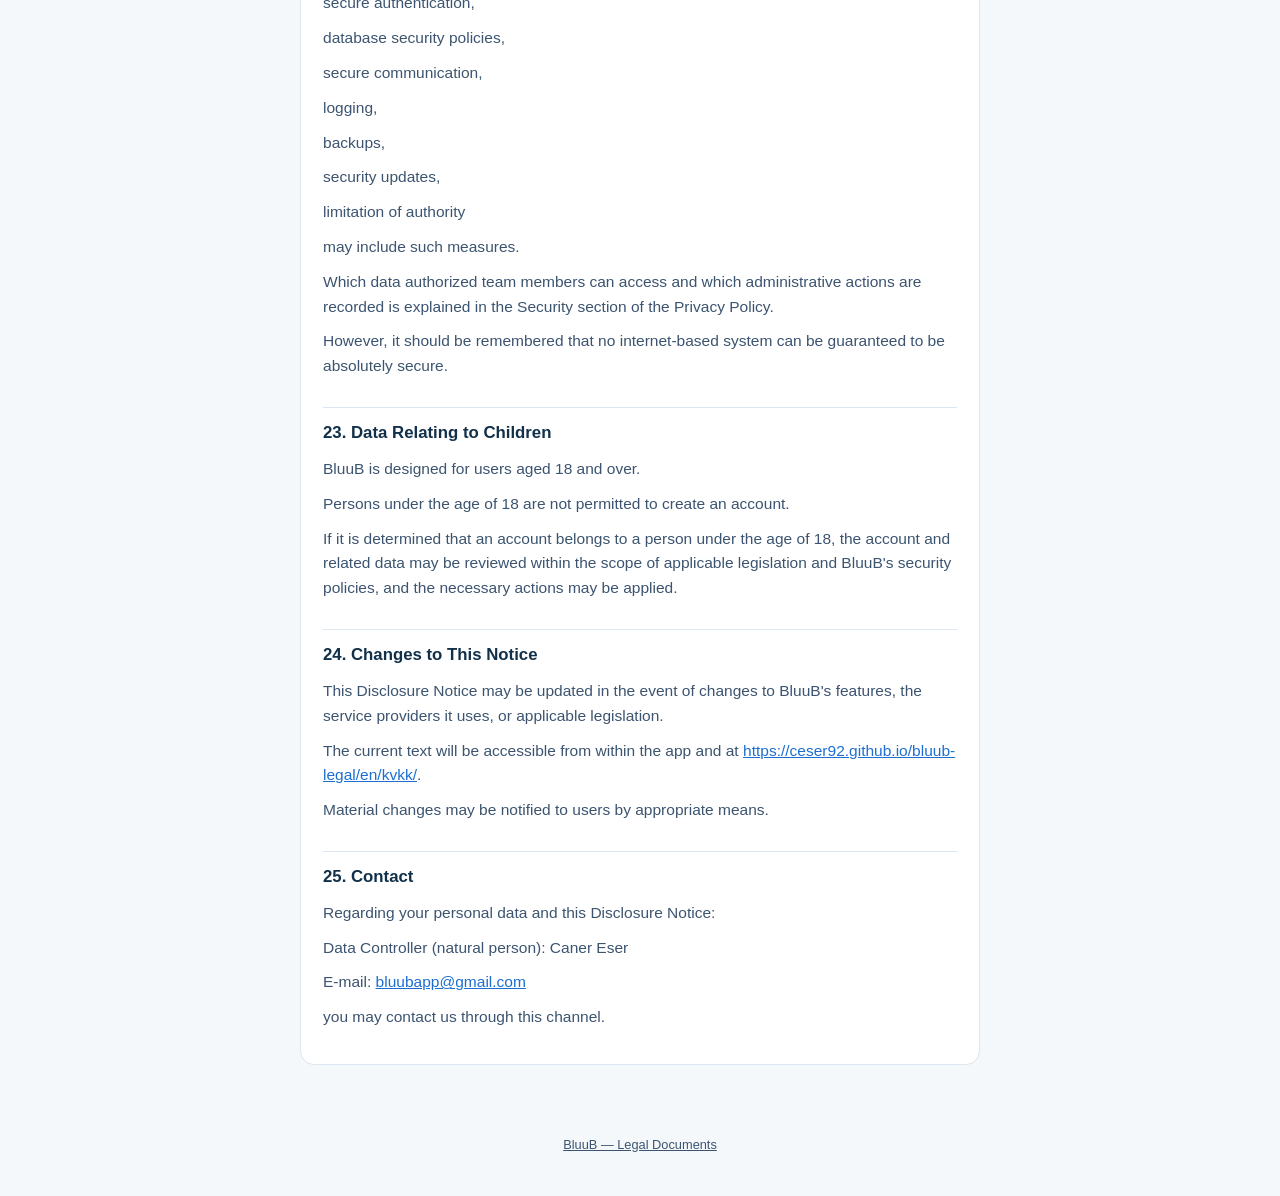
<file: en/kvkk/index.html>
<!doctype html>
<html lang="en">
<head>
<meta charset="utf-8">
<meta name="viewport" content="width=device-width, initial-scale=1">
<title>KVKK Privacy Notice — BluuB</title>
<meta name="robots" content="index, follow">
<link rel="stylesheet" href="../../assets/style.css">
<link rel="alternate" hreflang="tr" href="../../kvkk/">
</head>
<body>
<header class="site-header">
  <div class="brand"><span class="logo-dot"></span><a href="../../en/">BluuB</a>
    <a class="lang-switch" href="../../kvkk/" lang="tr">Türkçe</a></div>
  <div class="page-title">
    <h1>KVKK Privacy Notice</h1>
    <div class="meta">Last Updated: 27.11.2026</div>
  </div>
</header>
<main>
<article>
<h2>1. Data Controller</h2>
<p>With respect to your personal data processed within the scope of the use of the BluuB mobile application ("BluuB", the "App", or the "Platform"), the data controller under Law No. 6698 on the Protection of Personal Data ("KVKK") is Caner Eser, who operates BluuB as a natural person (an individual). BluuB is not operated by a company or any other legal entity.</p>
<p>Data Controller (natural person): Caner Eser</p>
<p>E-mail: <a href="mailto:bluubapp@gmail.com">bluubapp@gmail.com</a></p>
<p>This Disclosure Notice has been prepared to inform you about which personal data BluuB processes, for which purposes and on which legal grounds, to whom this data may be transferred, by which methods it is collected, and your rights under the KVKK.</p>
<h2>2. Which Personal Data May We Process?</h2>
<p>Depending on the features of BluuB that you use, the following personal data may be processed.</p>
<h2>A. Account and Identification Information</h2>
<p>BluuB may not require you to use your real name.</p>
<p>That said, the following account information may be processed:</p>
<p>username / nickname,</p>
<p>a user-specific account ID,</p>
<p>e-mail address,</p>
<p>account creation date,</p>
<p>account status,</p>
<p>session and authentication information,</p>
<p>the chosen sign-in method,</p>
<p>if signing in with Google or Apple, limited account information provided to BluuB by the relevant service.</p>
<p>Where your password is stored by the system, secure authentication mechanisms are used; it is not intended for BluuB to be able to view your password in plain text.</p>
<p>Even where no account is created in guest usage, limited technical and usage data necessary for the operation of the app, security, prevention of misuse, and advertising/technical functions may be processed.</p>
<h2>3. Profile Information</h2>
<p>Depending on the user's preference and BluuB's current features;</p>
<p>nickname,</p>
<p>avatar,</p>
<p>in-app setting information such as notification, privacy, and content preferences,</p>
<p>the selected gender information,</p>
<p>in-app badge/status information,</p>
<p>premium/membership status,</p>
<p>may be processed.</p>
<p>Gender information is the user's own declaration (Female, Male or Prefer not to say) and can be changed in the profile. Gender is never inferred from the voice recording or the chosen AI voice. It is used to set the default avatar and to match Bottles in the Female/Male listening filter available to Premium users; Bottles of users who chose "Prefer not to say" are not included in these filters. When the filter is used, the listener may indirectly learn the gender declared by the owner of the Bottle found.</p>
<p>The User may optionally add a profile photo and an "About" text. A profile photo is not shown to other users until it is approved; it is reviewed by an authorised moderator and may go through an automated safety check to assist that review.</p>
<h2>4. Audio Recordings and Bottles</h2>
<p>One of BluuB's core features is the sharing of audio content.</p>
<p>For this reason, at the User's request;</p>
<p>audio recordings created via the microphone,</p>
<p>the duration of the audio recording,</p>
<p>the creation date of the audio recording,</p>
<p>the category of the recording,</p>
<p>the status of the Bottle,</p>
<p>the listening and interaction information of the Bottle,</p>
<p>responses given to the audio recording</p>
<p>may be processed.</p>
<p>BluuB accesses your device's microphone only within the framework of the relevant operating system permissions.</p>
<p>If microphone permission is not granted, features requiring audio recording may not be usable.</p>
<p>It is not intended for BluuB to continuously access your microphone or to secretly record audio outside the app.</p>
<h2>5. Important Explanation Regarding Voice Data</h2>
<p>Your voice, by its nature, may carry characteristics capable of distinguishing you as a person.</p>
<p>However, the purpose of BluuB's core voice-sharing feature is not to detect or verify the User's biometric identity.</p>
<p>Audio recordings will not be used by BluuB for the purpose of voice biometrics, face/voice matching, or uniquely verifying a person's identity, unless such a feature is separately and explicitly developed and the necessary legal processes are completed.</p>
<p>Audio recordings are processed primarily for the purpose of presenting the User's created content to other users and operating the Platform's features.</p>
<p>We recommend that you do not share special categories of personal data, such as information about your health, sex life, religion or political opinions, in your Bottles or messages. If you choose to share such information, it is processed only for the sharing you chose (playing it to other users), for review before publication and for reviewing reports; BluuB does not separately extract or classify it or use it to build a profile about you.</p>
<p>Audio recordings are not analysed to build a profile of the User's health, emotional state or mood. However, for community safety, Bottles submitted for publication are not shown to other users until they are approved, and authorised moderators listen to and review them against the Community Guidelines. For this review, Bottle audio is not sent to any automated speech-to-text or content classification service. The review includes paying attention to urgent risk statements such as self-harm; this is used only for the moderation decision and, where needed, to point to support resources. Profile photos may be checked automatically with the OpenAI (USA) moderation service to assist the moderator's review. The review outcome is stored as the moderation record. A Bottle removed (rejected) through moderation is taken out of the Ocean and the review list as soon as the decision is made; the date and reason of the removal decision are kept as a moderation record.</p>
<p>If the User uses the AI voice option, the recording is first converted into text: on Android by the on-device Vosk model (downloaded from alphacephei.com on first use), on iOS by Apple's speech recognition service (on the device where supported, otherwise on Apple's servers). The text the User approves is spoken by the text-to-speech engine on the device. AI voice generation is available to Premium members; to count allowances, the time and outcome of each attempt are recorded on the server, and the text and recording are not sent to the server for this count.</p>
<h2>6. Messages and Interactions Between Users</h2>
<p>Where BluuB's inter-user communication features are used;</p>
<p>messages sent,</p>
<p>audio or other responses,</p>
<p>the time a message is sent,</p>
<p>the read/delivery status of a message,</p>
<p>the acceptance or rejection status of a communication request,</p>
<p>blocking information,</p>
<p>records of interaction between users</p>
<p>may be processed.</p>
<p>A User sending a message to another User does not mean that the other party is obliged to accept the communication.</p>
<p>Where a communication request is not accepted, establishing new communication may be technically restricted.</p>
<p>Private messages are not routinely read and are not put through automated content scanning. If a message is reported, only the reported message is opened for review by an authorised moderator, and each opening is logged.</p>
<h2>7. Complaint and Security Information</h2>
<p>For the purpose of ensuring the Platform's security;</p>
<p>user complaints,</p>
<p>the reported content,</p>
<p>the reason for the complaint,</p>
<p>blocking records,</p>
<p>moderation decisions,</p>
<p>account restrictions,</p>
<p>misuse records,</p>
<p>security incidents</p>
<p>may be processed.</p>
<p>This information may be used for the purposes of ensuring BluuB's security, preventing misuse, protecting users, and, where necessary, fulfilling legal obligations.</p>
<h2>8. Device and Technical Information</h2>
<p>For the purpose of BluuB operating securely and properly, the following technical information may be processed:</p>
<p>IP address,</p>
<p>device type,</p>
<p>operating system,</p>
<p>app version,</p>
<p>device/app identifiers,</p>
<p>language and region information,</p>
<p>session information,</p>
<p>connection information,</p>
<p>error and crash logs,</p>
<p>security logs,</p>
<p>app performance information.</p>
<p>This data may be used for the purposes of running the app, detecting errors, ensuring security, and improving service quality.</p>
<p>When a guest session is created, an account is registered, or a sign-in is attempted, the IP address associated with the network connection may be used temporarily in a security check to limit abuse, automated requests, password guessing, and repeated free-entitlement creation. Instead of storing the IP address itself in the rate-limit event database, this limiter derives an HMAC-based pseudonymous network identifier using a server-side secret key. This network identifier is used only for Platform security, abuse prevention, and rate limiting. Under this mechanism, the raw IP address, IP-prefix bytes, and HMAC input are not stored in the event table or logged. Although it is not the raw IP address, the HMAC network identifier is pseudonymous personal data.</p>
<p>After a successful password sign-in, a server-keyed pseudonymous value of the random installation ID that the app creates on the device is kept as the account's "known" device for 30 days from the last successful sign-in; this record is used only to stop other people's failed sign-in attempts from blocking the account holder signing in from their own device. The network used to sign in is not stored as "known".</p>
<p>When the "Remember me" option is on, only your username is stored on this device and pre-filled at your next sign-in. Your password, session keys or Google/Apple details are not stored for this purpose; a password or provider verification is required again after every sign-out. When you turn the option off or submit an account deletion request, the stored username is removed from the device.</p>
<h2>9. Usage and Analytics Data</h2>
<p>The BluuB app does not contain a separate analytics (user behaviour tracking) SDK. To run the service, the servers keep the start time of the account's fixed 24-hour allowance period, listening, Bottle publishing, AI voice generation and AI-voice Bottle sending allowances in these periods and their use, the number of chats started with new people and which people a chat has already been started with, listening history, listen counts of Bottles, and rewarded-ad viewing and completion records. If the app crashes, an error report (including device model, operating system and app version) is sent through Firebase Crashlytics (Google).</p>
<h2>10. Advertising Data</h2>
<p>Advertisements may be shown in BluuB's free version.</p>
<p>For example, after the User is granted a certain number of free Bottle-drawing rights:</p>
<p>"Watch an ad → earn +1 Bottle right"</p>
<p>such rewarded advertising models may be applied.</p>
<p>Within the scope of providing advertising services;</p>
<p>ad display,</p>
<p>ad viewing/completion information,</p>
<p>ad interactions,</p>
<p>ad/device identifiers,</p>
<p>technical information related to preventing fraud</p>
<p>may be processed.</p>
<p>Where Google AdMob or similar third-party advertising services are used, these service providers' own data processing activities may also be involved.</p>
<p>The matter of personalized advertising is addressed separately.</p>
<p>Where explicit consent or a user preference is required for personalized advertising, this preference is obtained separately from the acceptance of the Terms of Use and the disclosure process.</p>
<h2>11. Notification Data</h2>
<p>Where the user grants permission for notifications;</p>
<p>the push notification token,</p>
<p>notification preferences,</p>
<p>notification delivery records,</p>
<p>notification interaction information</p>
<p>may be processed.</p>
<p>Notifications, for example;</p>
<p>when a response to a Bottle arrives,</p>
<p>when a communication request is created,</p>
<p>when a message arrives,</p>
<p>in the event of significant account/security developments</p>
<p>may be used.</p>
<p>The legal nature of notifications sent for marketing purposes is separately assessed, and, where necessary, appropriate consent processes are applied within the scope of commercial electronic communication legislation.</p>
<h2>12. Purposes of Processing Personal Data</h2>
<p>Depending on its nature, your personal data may be processed for the following purposes:</p>
<p>creation of the user account,</p>
<p>authentication and session management,</p>
<p>provision of BluuB's services,</p>
<p>creation of Bottles and presenting them to other users,</p>
<p>storage and playback of audio recordings,</p>
<p>enabling controlled communication between users,</p>
<p>implementation of user preferences,</p>
<p>operation of the complaint and blocking systems,</p>
<p>prevention of misuse and fraud,</p>
<p>ensuring account and Platform security,</p>
<p>resolving technical errors,</p>
<p>measuring the app's performance,</p>
<p>development of the product,</p>
<p>improving the user experience,</p>
<p>presentation of advertisements and operation of the ad-right system,</p>
<p>fulfilling legal obligations,</p>
<p>responding to lawful requests received from competent public authorities,</p>
<p>exercising or protecting rights in legal disputes.</p>
<h2>13. Legal Grounds for the Processing of Personal Data</h2>
<p>Your personal data may be processed on the basis of the relevant legal grounds set out in Article 5 of the KVKK.</p>
<p>These are, in particular, legal grounds such as;</p>
<p>being directly related to the establishment or performance of a contract,</p>
<p>being mandatory for the data controller to fulfill its legal obligation,</p>
<p>being mandatory for the establishment, exercise, or protection of a right,</p>
<p>being mandatory for the data controller's legitimate interests, provided that this does not harm the data subject's fundamental rights and freedoms</p>
<p>as such legal grounds.</p>
<p>The legal grounds may, by way of example, be matched to data categories as follows:</p>
<p>Account and identification information → being directly related to the establishment or performance of a contract,</p>
<p>Audio recordings and Bottles → being directly related to the performance of a contract (provision of the Platform service at the User's request),</p>
<p>Messages and interactions between users → being directly related to the performance of a contract,</p>
<p>Device, technical information, and security logs → the data controller's legitimate interest and, where necessary, fulfillment of a legal obligation,</p>
<p>Complaint, blocking, and moderation records → the establishment, exercise, or protection of a right, and the data controller's legitimate interest,</p>
<p>General/contextual advertising and ad measurement data → the data controller's legitimate interest; explicit consent is separately obtained for personalized advertising,</p>
<p>Transactional notifications (response, communication request, security notice) → performance of the contract; explicit consent is separately obtained for marketing notifications.</p>
<p>For data processing activities where explicit consent is required, explicit consent will be separately obtained.</p>
<p>We will not condition every data processing activity necessary to use BluuB on "explicit consent".</p>
<h2>14. Automated Decision-Making and Profiling</h2>
<p>BluuB does not carry out a decision-making process based solely on fully automated systems that produces legal effects concerning the User or significantly affects the User.</p>
<p>The automated mechanisms used in Bottle matching, content ranking, and moderation systems evaluate technical signals only for the purpose of determining the order in which content is displayed, detecting security risks, and enforcing Platform rules.</p>
<p>The output of these mechanisms does not, on its own, constitute an independent decision producing a legal effect concerning the data subject; review and human intervention are possible where necessary.</p>
<h2>15. With Whom May Personal Data Be Shared?</h2>
<p>For the purpose of carrying out BluuB's services, your personal data may, to the extent necessary, be shared with the following parties:</p>
<p>Infrastructure and cloud service providers</p>
<p>Providers used for infrastructure services such as BluuB's database, authentication, file, and audio storage.</p>
<p>Apple and Google</p>
<p>Where sign-in with Apple or Google, push notifications (Firebase Cloud Messaging and the Apple Push Notification service), app distribution, Premium subscription purchase and verification (Google Play / App Store; card and payment details are not sent to BluuB) or operating system functions are used, limited data is shared with the relevant providers.</p>
<p>Advertising service providers</p>
<p>Where Google AdMob or similar advertising services are used on BluuB, the necessary technical data may be shared for the purposes of presenting, measuring, and preventing fraud in relation to advertisements.</p>
<p>Analytics and error tracking services</p>
<p>To track app errors, in the release version and when Firebase is configured, the necessary technical data is shared automatically with Firebase Crashlytics (Google); no user identifier is added and parts of error messages that may be personal are removed.</p>
<p>AI and moderation service provider</p>
<p>OpenAI (USA), for the automated safety check of profile photos when this check is enabled. Bottle audio is not transferred to OpenAI for the review before publication.</p>
<p>Network and security service provider</p>
<p>Cloudflare, for the network layer through which server requests pass and related security services.</p>
<p>Backup service</p>
<p>GitHub Actions, for keeping the encrypted database backup for no more than 7 days when a backup is taken manually. Audio recordings and other files are not included in this backup.</p>
<p>Competent public authorities</p>
<p>Where legally mandatory or where there is a lawful official request, the necessary information may be shared with competent administrative or judicial authorities.</p>
<p>Your personal data is not sold to third parties randomly or without limitation.</p>
<h2>16. Transfer of Personal Data Abroad</h2>
<p>The systems of some of the technology providers used by BluuB (e.g., Supabase, Google, Apple, OpenAI, Cloudflare) are located outside Turkey; for this reason, your personal data may be transferred abroad. Under Article 9 of the KVKK, a transfer of personal data abroad is lawful only where one of the conditions set out in the Law exists and an appropriate transfer mechanism (depending on the specific case, an adequacy decision, appropriate safeguards, standard contracts, binding corporate rules, or one of the exceptional circumstances set out in the Law) is applied. As of the publication date of this Disclosure Notice, no standard contract or other completed official transfer mechanism has been executed by BluuB in this regard. BluuB will separately evaluate this matter, and this text will be updated and announced once the necessary mechanism has been completed. Until this process is completed, the transfer abroad occurs only to the minimum extent necessary for the service to be provided. Advertising and device identifiers processed through advertising SDKs (e.g., Google AdMob) may also be transferred abroad within this scope; the principles above also apply to this data.</p>
<p>The main recipients and processing locations are: Supabase (database, authentication, audio and file storage; project region Singapore (ap-southeast-1), Amazon Web Services infrastructure), Google (Firebase notifications and crash reporting, AdMob advertising, sign-in with Google and Google Play subscription verification; Google's global infrastructure), Cloudflare (admin panel and network services; global infrastructure), OpenAI (USA; only when the automated profile photo check is enabled) and, on iOS, Apple. On Android, the speech recognition model used for the AI voice is downloaded to the device from alphacephei.com; no audio is sent in this download.</p>
<h2>17. How Long Is Personal Data Retained?</h2>
<p>Personal data is retained for as long as required by the relevant processing purpose, taking into account the retention obligations set out in applicable legislation. Retention periods may vary depending on the data category, the purpose of processing, security needs, and legal obligations.</p>
<p>Personal data for which the retention period has ended or the processing purpose has ceased to exist is, in accordance with applicable legislation:</p>
<p>deleted, destroyed, or anonymized.</p>
<p>The retention periods applied by data type are as follows:</p>
<p>Account data → for as long as the account is active; after a deletion request, for the period for withdrawing the deletion request (see Section 18), followed by permanent deletion by the daily clean-up job. Limited records that must be kept by law are excluded.</p>
<p>Manually taken encrypted database backups → no more than 7 days. These backups are started manually when needed, encrypted and kept on GitHub Actions with a 7-day retention period; audio recordings and other files are not included in them. The hosting plan used does not include automatic database backups by the provider (Supabase). This text will be updated before backups are run with a separate service provider.</p>
<p>Deleted Bottles → removal following the technical deletion/backup period.</p>
<p>Security records → the limited period required for security and legal requests.</p>
<p>Provider access logs → Our hosting and network providers (Supabase, Cloudflare) keep access logs, which may include IP addresses, for their own retention periods for the security of the service. BluuB's own application tables do not store raw IP addresses; the authentication service may keep IP addresses in sign-in and session records for session security.</p>
<p>Complaint/moderation records → the period required by the dispute and security need.</p>
<p>Guest-session and registration rate-limit events → a target of 48 hours and, in all cases, no more than 72 hours.</p>
<p>Sign-in attempt rate-limit events → 48 hours (with hourly clean-up).</p>
<p>Known device records → 30 days from the last successful sign-in.</p>
<p>Legal-hold records → for as long as the relevant legal obligation or dispute continues; a separate maximum period has not yet been set.</p>
<h2>18. What Happens When an Account Is Deleted?</h2>
<p>A User may request that their account be deleted.</p>
<p>After a deletion request, the account is kept in a "pending deletion" state for 180 days; this is the period for withdrawing the deletion request, during which the User can sign in and explicitly cancel it. If it is not cancelled, permanent deletion starts when the period ends; stored Bottle and message audio files and support request attachments are also deleted in this process. A deletion request can be submitted only once every 30 days; cancelling does not reset this period. Pending requests created before this rule took effect remain subject to the period communicated when they were made. Because a conversation belongs to both participants, when either participant's account is permanently deleted the conversation is deleted for both.</p>
<p>When the account deletion process is carried out, personal data relating to the User;</p>
<p>except for information that must be legally retained, ongoing legal disputes, and limited records mandatory for security and the prevention of misuse</p>
<p>is subject to the relevant retention and destruction processes.</p>
<p>It may not be technically possible for data to be physically destroyed from all backup systems in the same second as the account is deleted. Data included in a manually taken database backup before deletion is removed when that backup's retention period of no more than 7 days ends.</p>
<h2>19. Method of Collecting Personal Data</h2>
<p>Your personal data;</p>
<p>BluuB registration screens,</p>
<p>information entered by the user,</p>
<p>recordings created via the microphone,</p>
<p>usage and interactions within the app,</p>
<p>technical records generated by the device and the app,</p>
<p>authentication providers such as Apple/Google,</p>
<p>advertising and analytics services,</p>
<p>support and complaint applications</p>
<p>may be collected, wholly or partly through automated means, in electronic form.</p>
<h2>20. Your Rights Under the KVKK</h2>
<p>Under Article 11 of the KVKK, by applying to the data controller with respect to your personal data, you have the right to;</p>
<p>a) learn whether your personal data is being processed,</p>
<p>b) request information regarding your personal data, if it has been processed,</p>
<p>c) learn the purpose of the processing of your personal data and whether it is used in accordance with that purpose,</p>
<p>d) know the third parties, within Turkey or abroad, to whom your personal data is transferred,</p>
<p>e) request the correction of your personal data if it has been processed incompletely or incorrectly,</p>
<p>f) request the deletion or destruction of your personal data within the framework of the conditions set out in the KVKK,</p>
<p>g) request that the correction or deletion/destruction actions be notified to the third parties to whom your personal data has been transferred,</p>
<p>h) object to the emergence of a result to your own detriment through the exclusively automated analysis of processed data,</p>
<p>i) request compensation for damage arising from the unlawful processing of your personal data,</p>
<p>as your rights.</p>
<p>These rights are set out in the current Article 11 of the KVKK.</p>
<h2>21. How to Submit a KVKK Application?</h2>
<p>You may submit your requests under the KVKK to the data controller, in Turkish and in accordance with the Communiqué on the Procedures and Principles of Application to the Data Controller, by one of the following means:</p>
<p>by e-mail to <a href="mailto:bluubapp@gmail.com">bluubapp@gmail.com</a> from the e-mail address registered with BluuB (for accounts opened with Google, the registered address is your Google account's e-mail address; for accounts opened with a username, it is the recovery e-mail address you verified),</p>
<p>by sending your application signed with a secure electronic signature or mobile signature to <a href="mailto:bluubapp@gmail.com">bluubapp@gmail.com</a>,</p>
<p>after signing in to the BluuB app, through the Support form in Settings, choosing the "Account issue" category and stating that your request is made under the KVKK.</p>
<p>Under the Communiqué, the application contains your name, surname and, if made in writing, your signature; for citizens of the Republic of Türkiye, the T.R. identity number, and for foreigners, nationality and passport number or, if any, identity number; the residential or business address for notifications; if any, the e-mail address, telephone or fax number for notifications; and the subject of the request. Please also include your username so that we can find your BluuB account.</p>
<p>Your application is concluded free of charge as soon as possible according to the nature of the request and at the latest within thirty days. If the process requires an additional cost, a fee may be charged according to the tariff set by the Personal Data Protection Board.</p>
<p>BluuB may request additional information appropriate and proportionate to the nature of the application in order to verify identity.</p>
<p>Where the application to the data controller is rejected, found insufficient, or not answered within the period set out in the KVKK, the data subject may lodge a complaint with the Personal Data Protection Board within thirty days from the date on which they become aware of this situation, and, in any event, within sixty days from the date of the application.</p>
<p>Under Article 13 of the KVKK, applying to the data controller is a precondition for lodging a complaint with the Board; the exceptional circumstances set out in the Law are reserved.</p>
<h2>22. Security</h2>
<p>BluuB, with respect to personal data;</p>
<p>preventing its unlawful processing, preventing unlawful access to it, and ensuring that it is appropriately safeguarded</p>
<p>aims to implement reasonable technical and administrative security measures for this purpose.</p>
<p>These, depending on the structure of the system;</p>
<p>access controls,</p>
<p>authorization,</p>
<p>secure authentication,</p>
<p>database security policies,</p>
<p>secure communication,</p>
<p>logging,</p>
<p>backups,</p>
<p>security updates,</p>
<p>limitation of authority</p>
<p>may include such measures.</p>
<p>Which data authorized team members can access and which administrative actions are recorded is explained in the Security section of the Privacy Policy.</p>
<p>However, it should be remembered that no internet-based system can be guaranteed to be absolutely secure.</p>
<h2>23. Data Relating to Children</h2>
<p>BluuB is designed for users aged 18 and over.</p>
<p>Persons under the age of 18 are not permitted to create an account.</p>
<p>If it is determined that an account belongs to a person under the age of 18, the account and related data may be reviewed within the scope of applicable legislation and BluuB's security policies, and the necessary actions may be applied.</p>
<h2>24. Changes to This Notice</h2>
<p>This Disclosure Notice may be updated in the event of changes to BluuB's features, the service providers it uses, or applicable legislation.</p>
<p>The current text will be accessible from within the app and at <a href="https://ceser92.github.io/bluub-legal/en/kvkk/">https://ceser92.github.io/bluub-legal/en/kvkk/</a>.</p>
<p>Material changes may be notified to users by appropriate means.</p>
<h2>25. Contact</h2>
<p>Regarding your personal data and this Disclosure Notice:</p>
<p>Data Controller (natural person): Caner Eser</p>
<p>E-mail: <a href="mailto:bluubapp@gmail.com">bluubapp@gmail.com</a></p>
<p>you may contact us through this channel.</p>
</article>
</main>
<footer class="site-footer">
  <a href="../../en/">BluuB — Legal Documents</a>
</footer>
</body>
</html>
</file>
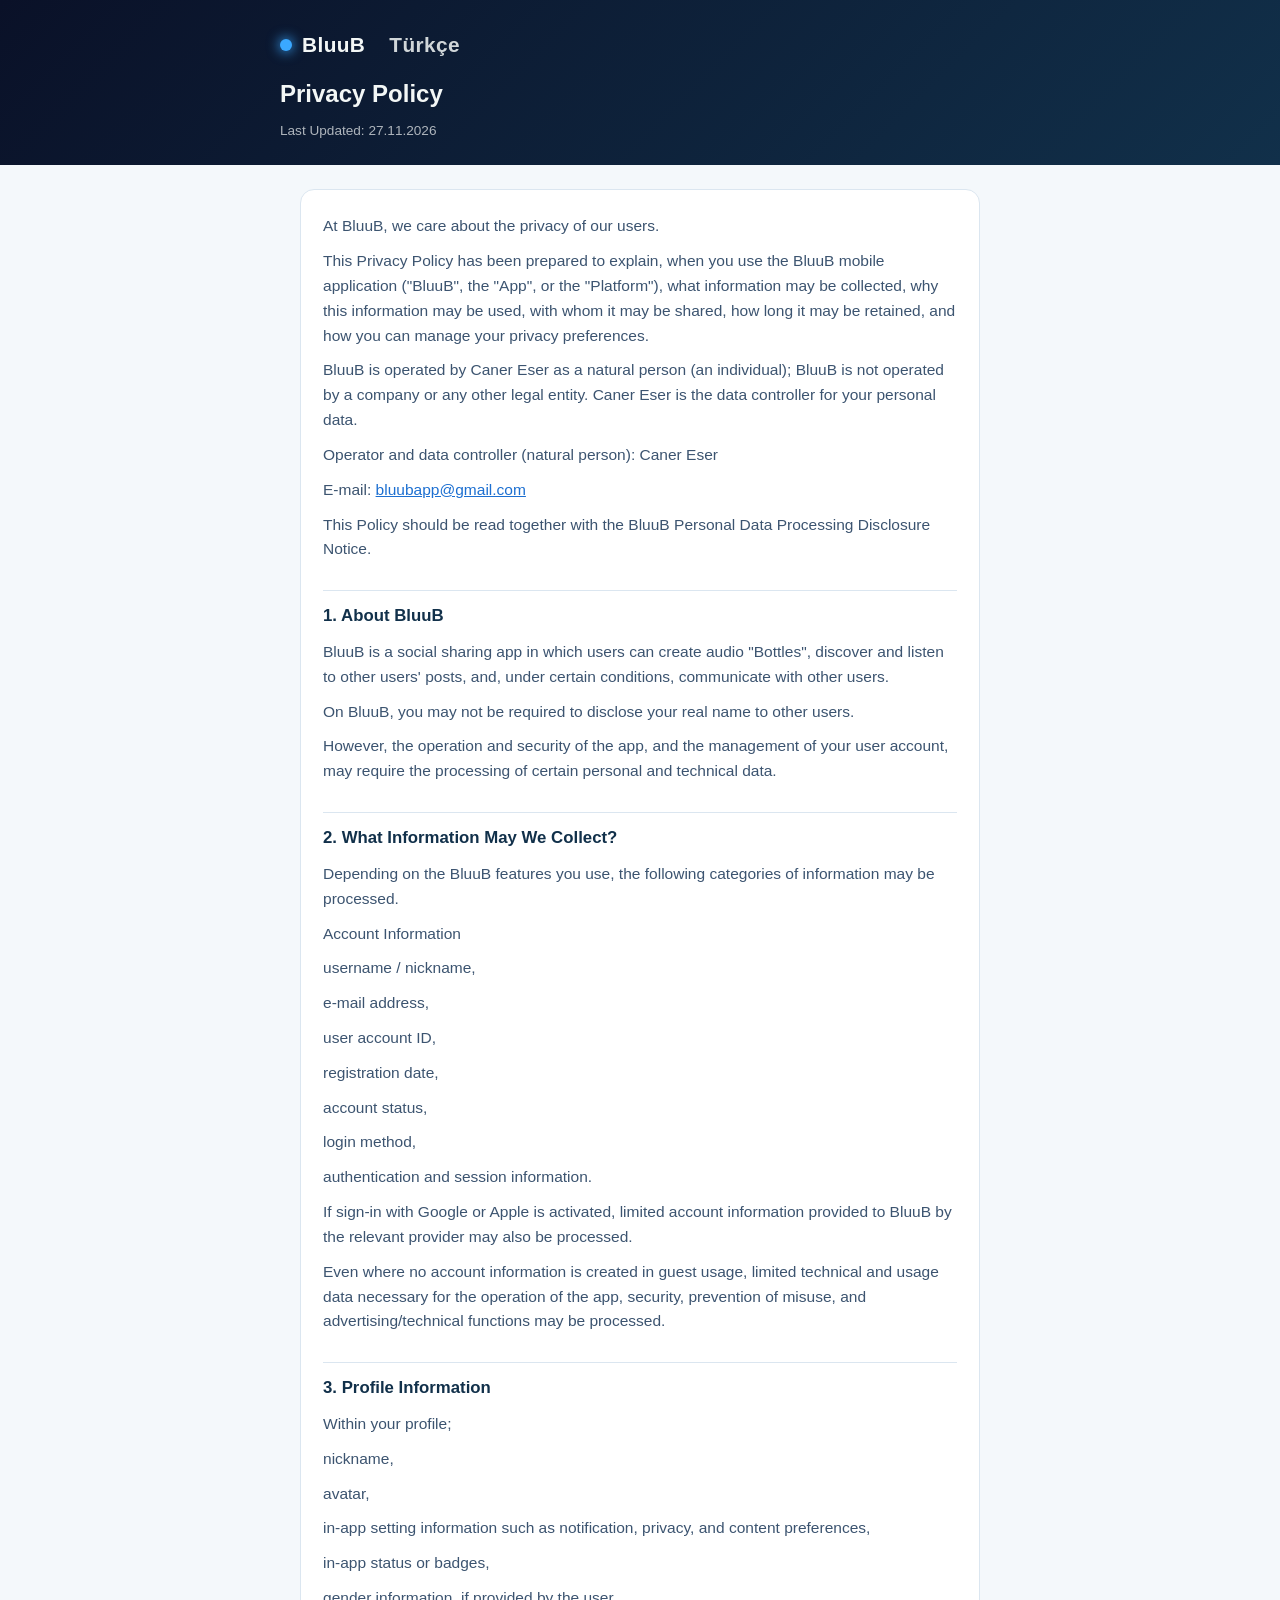
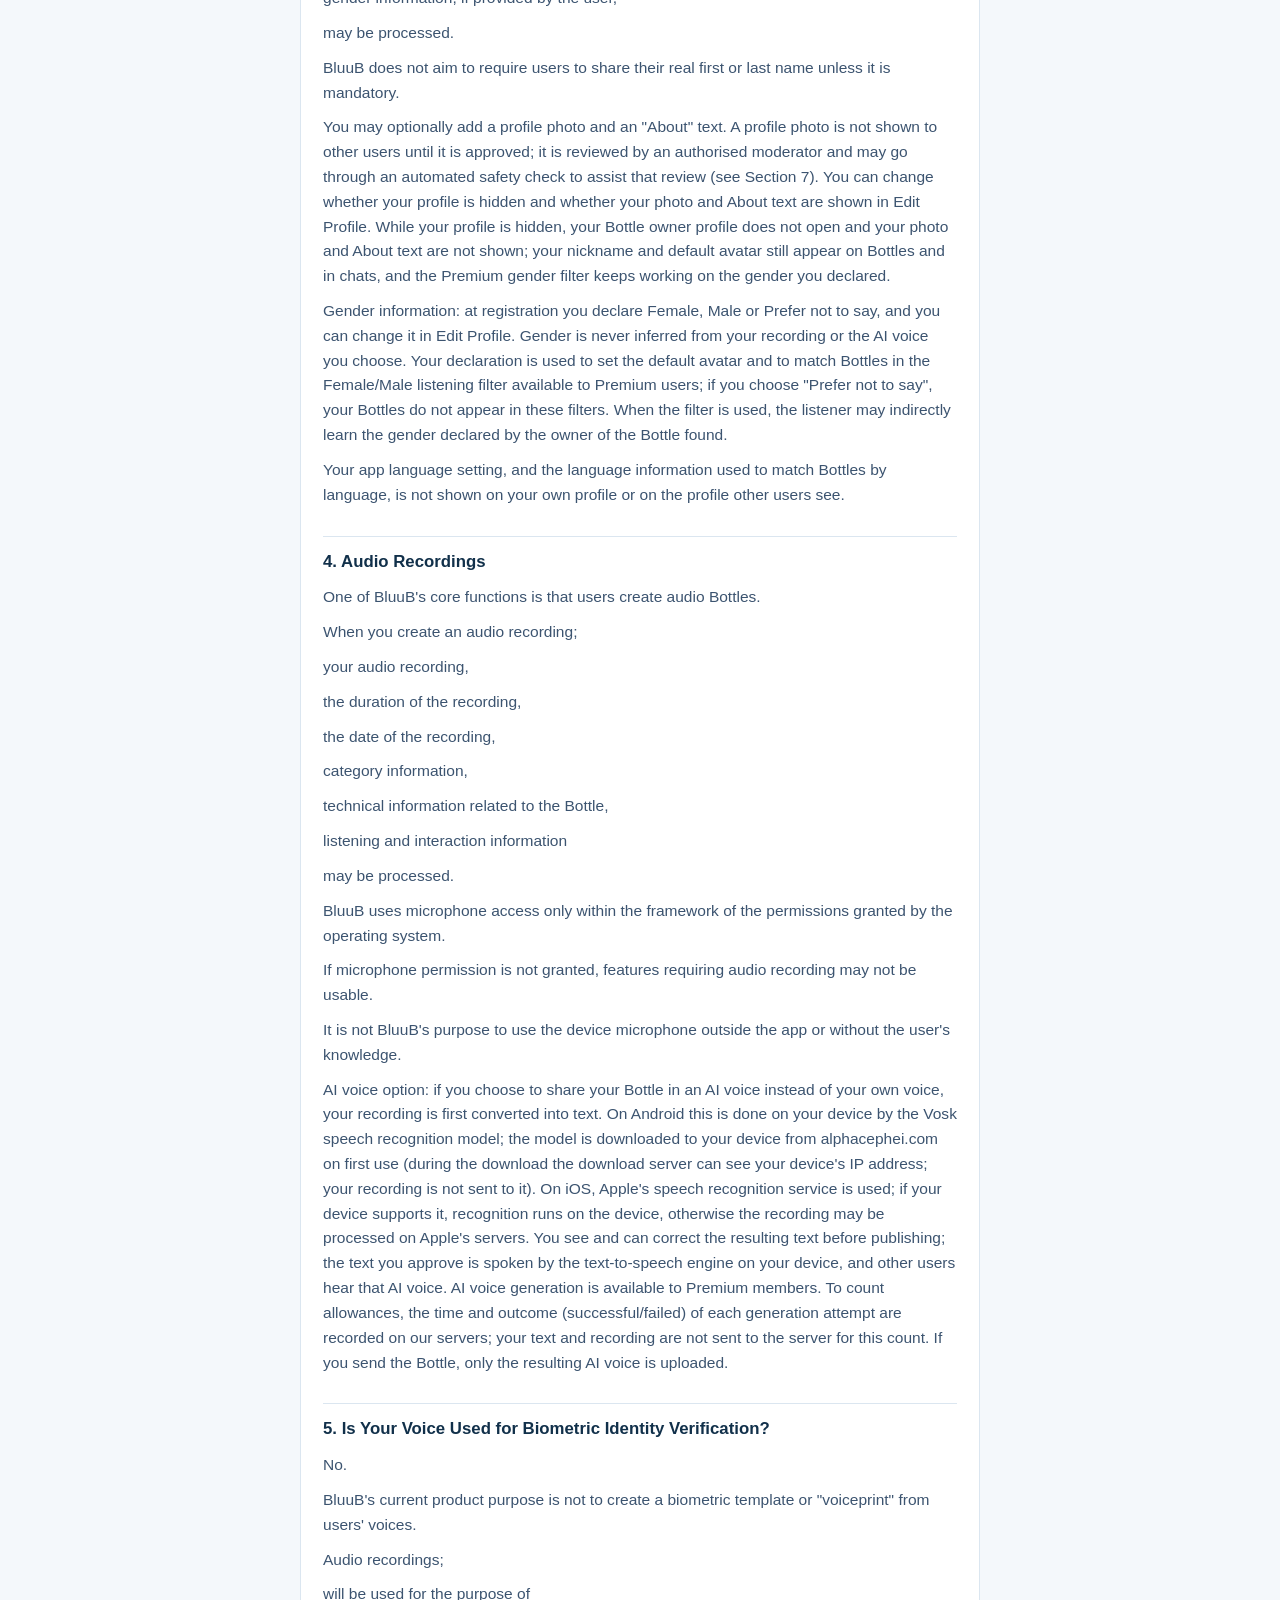
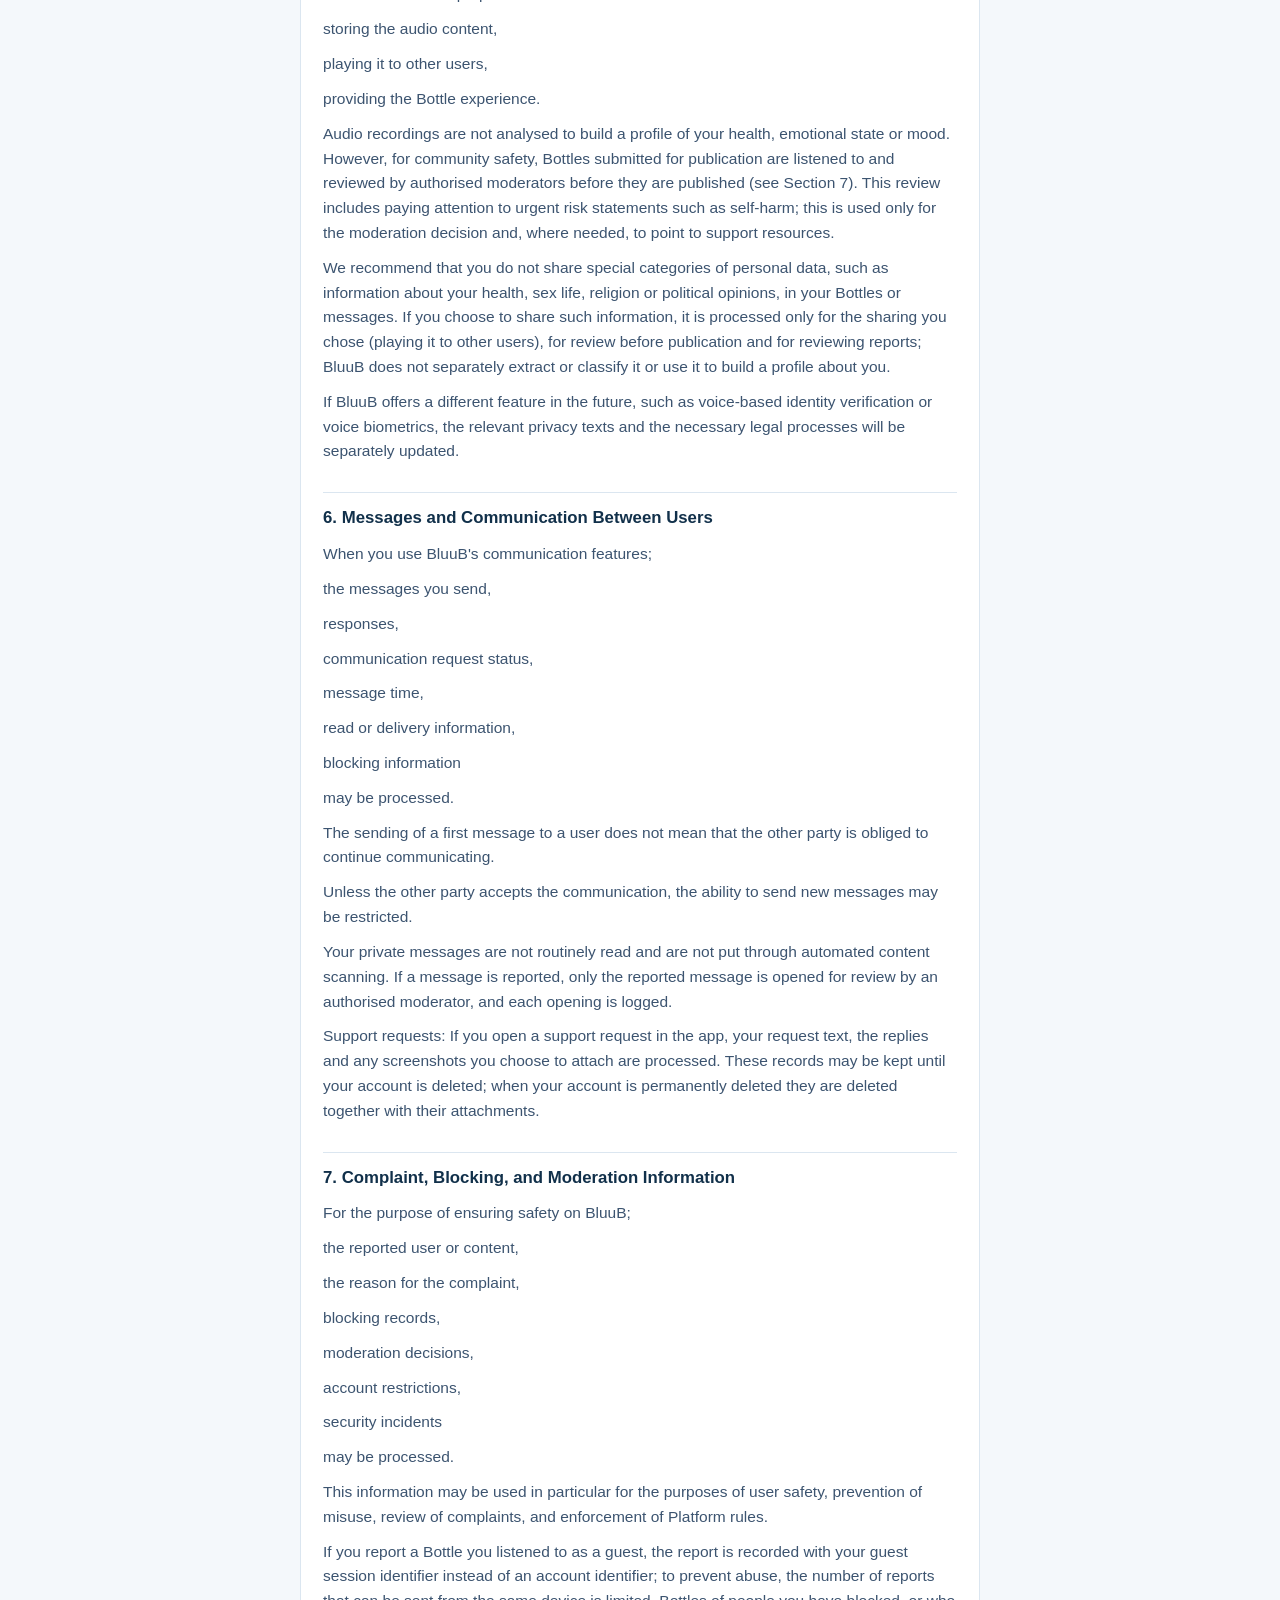
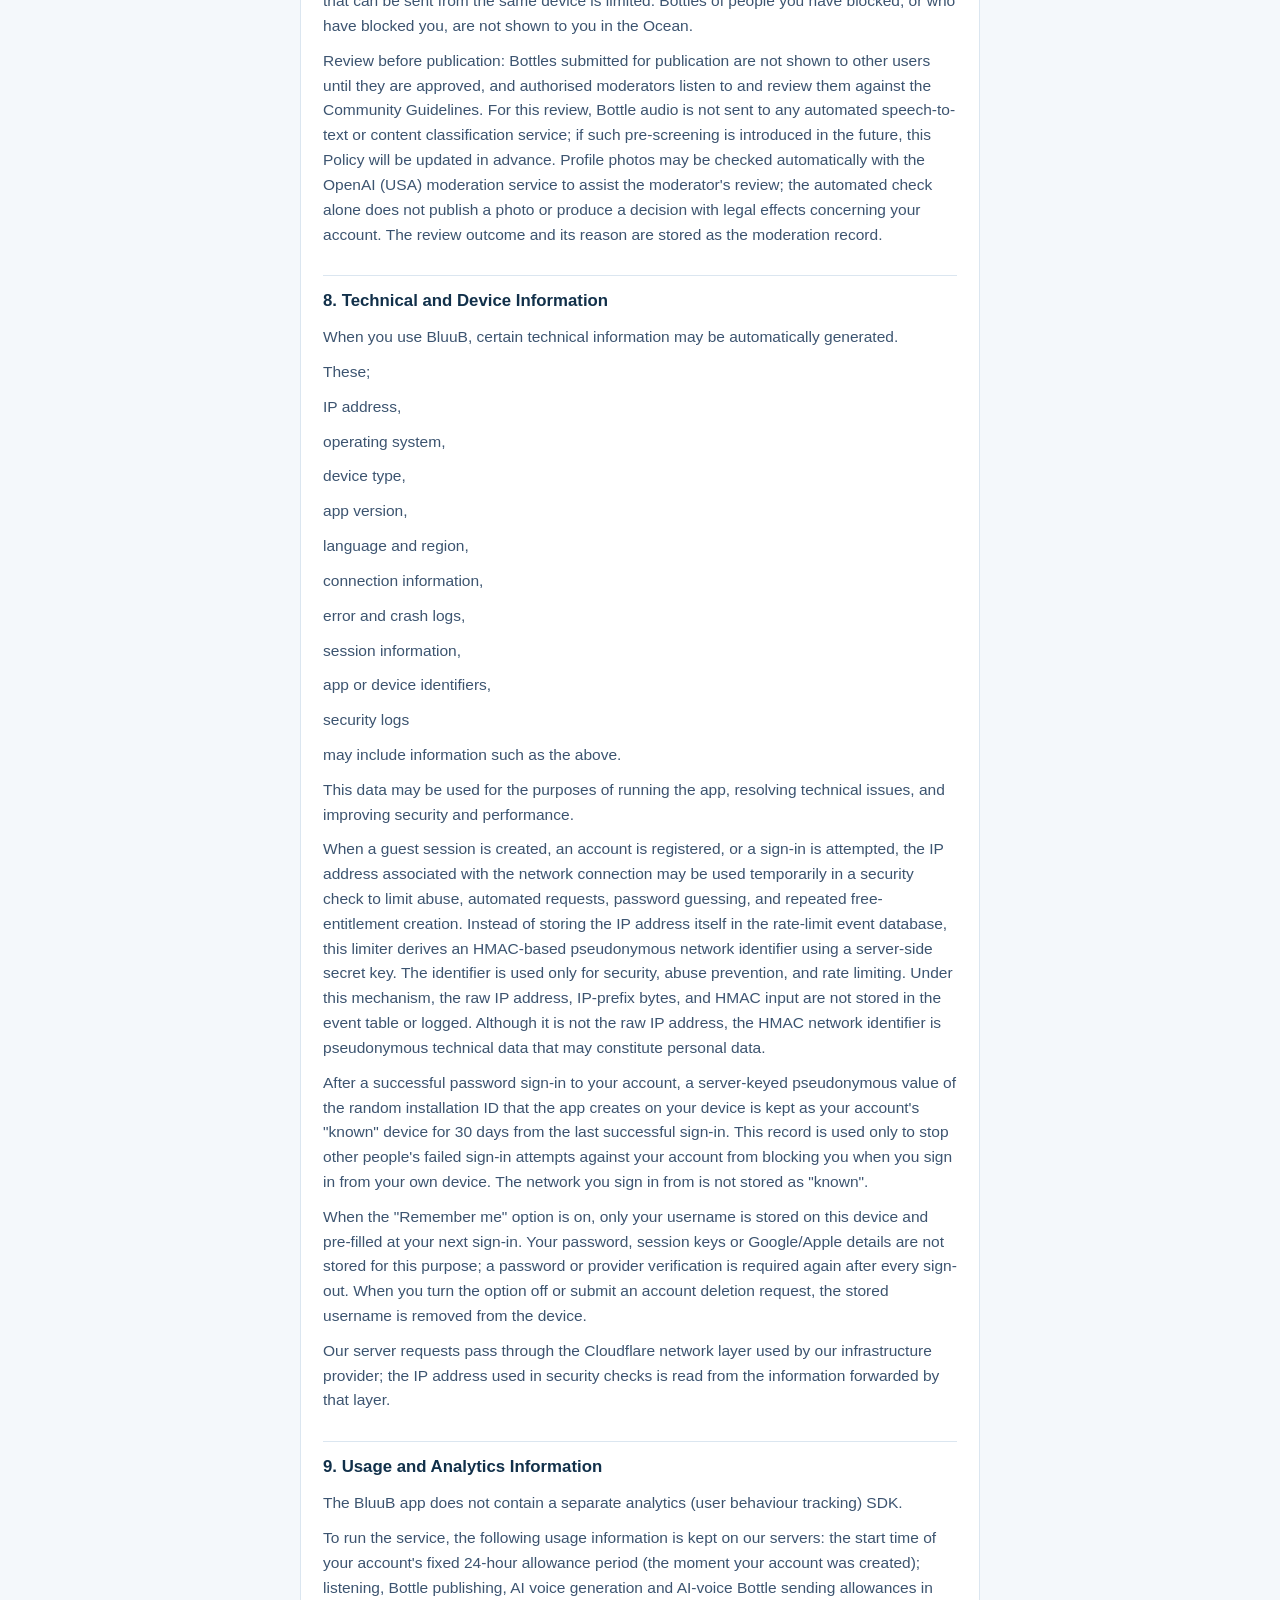
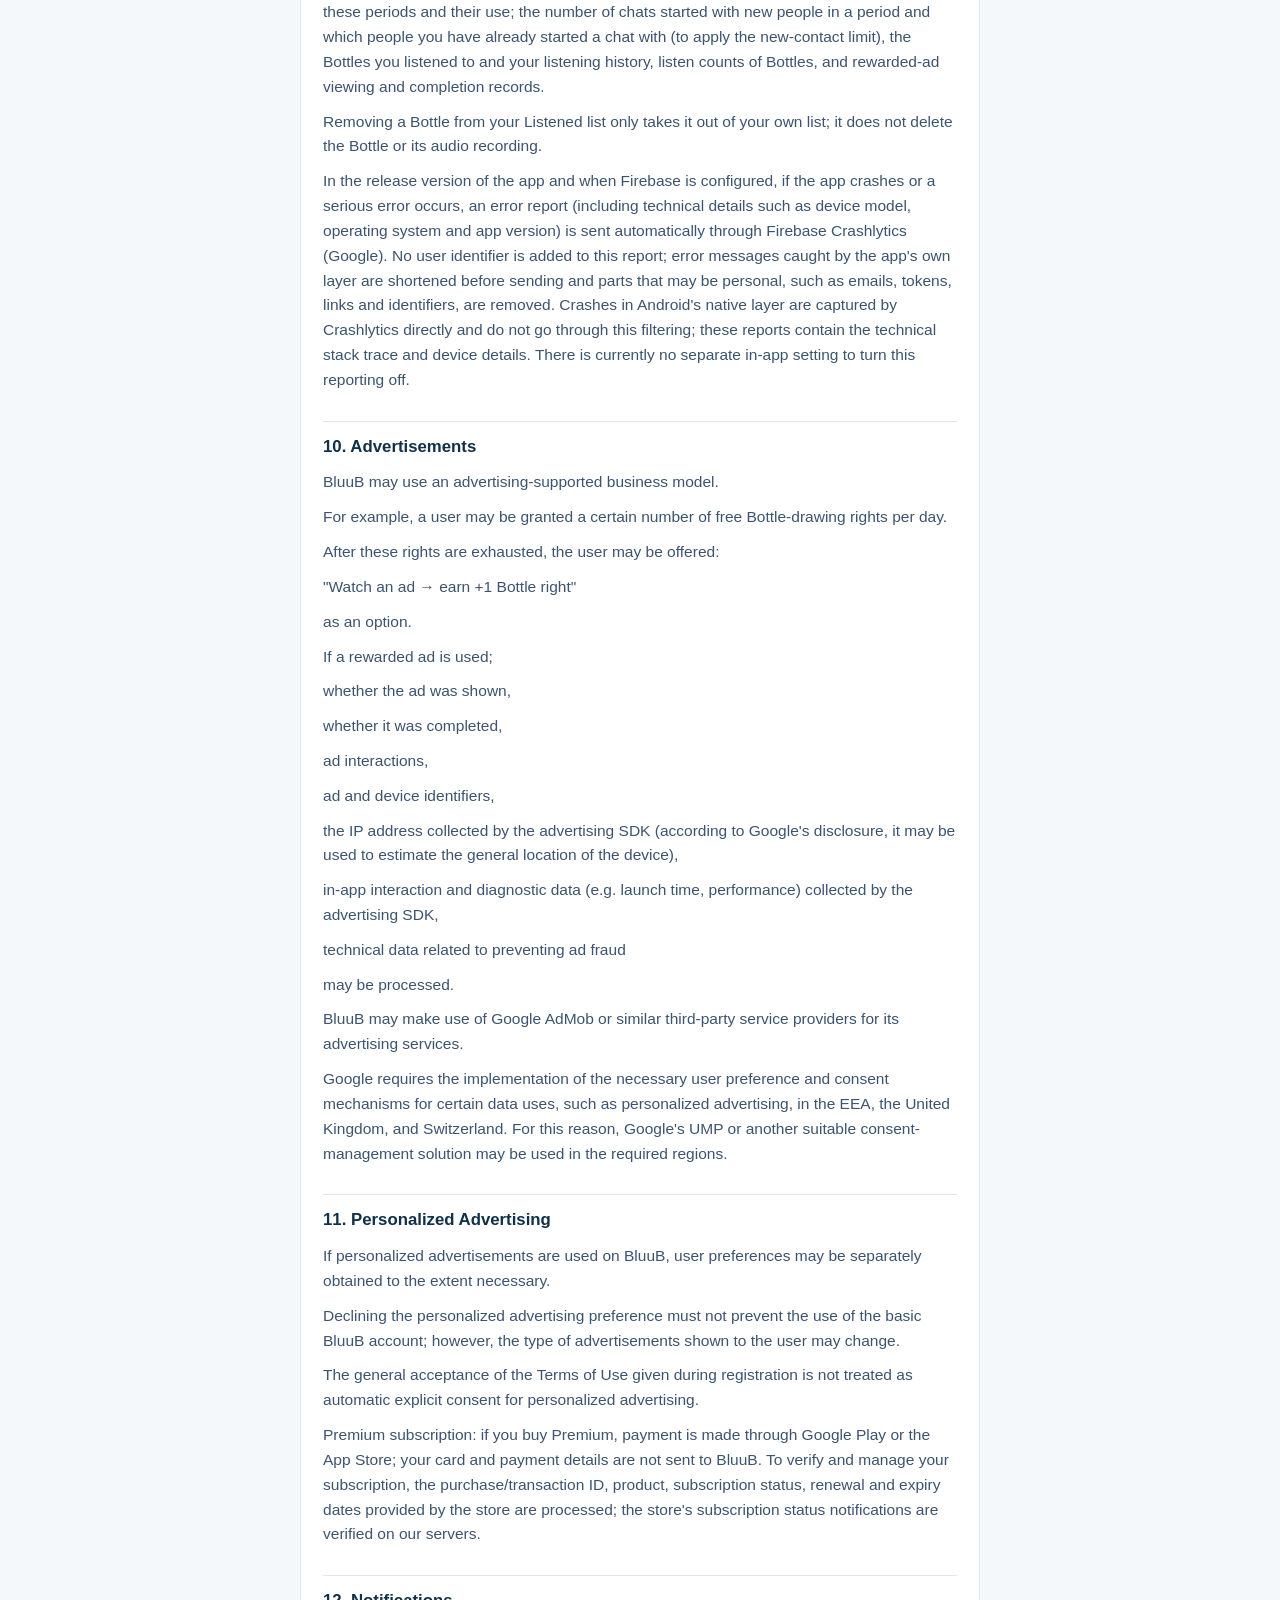
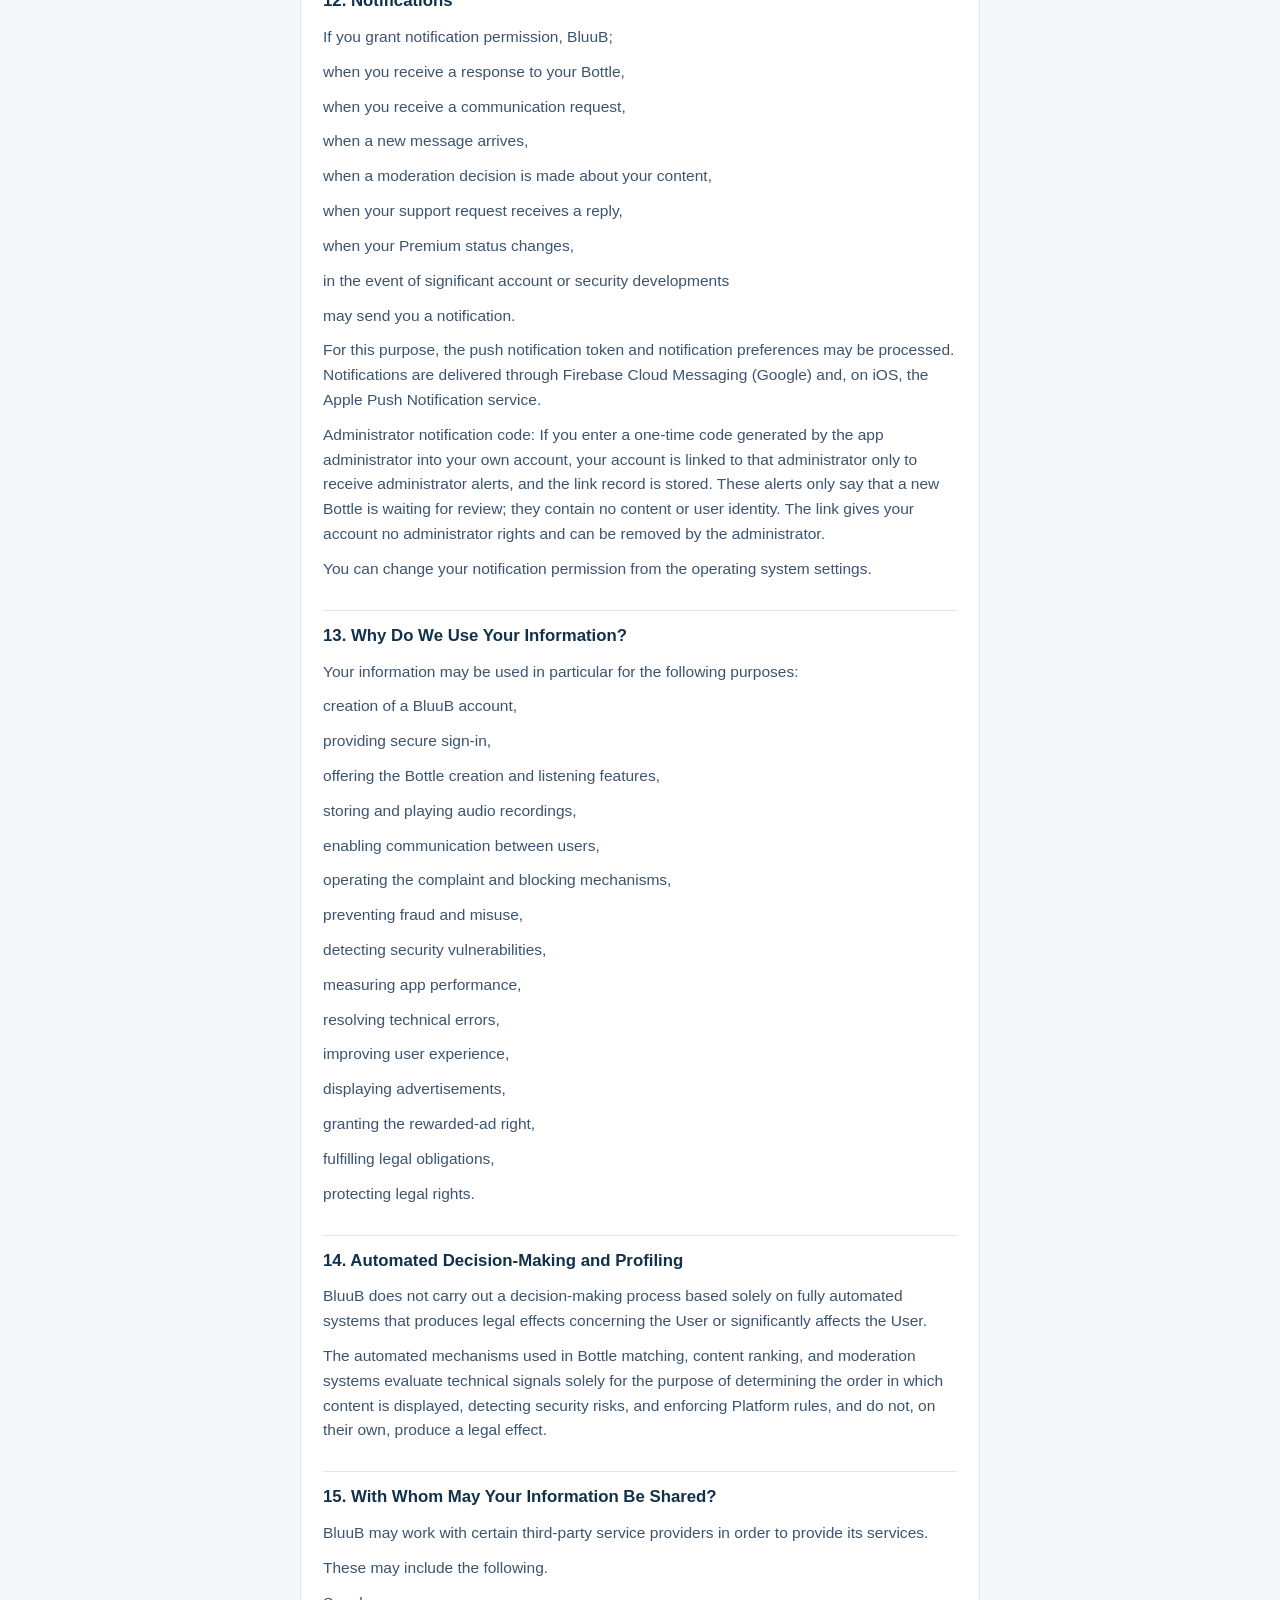
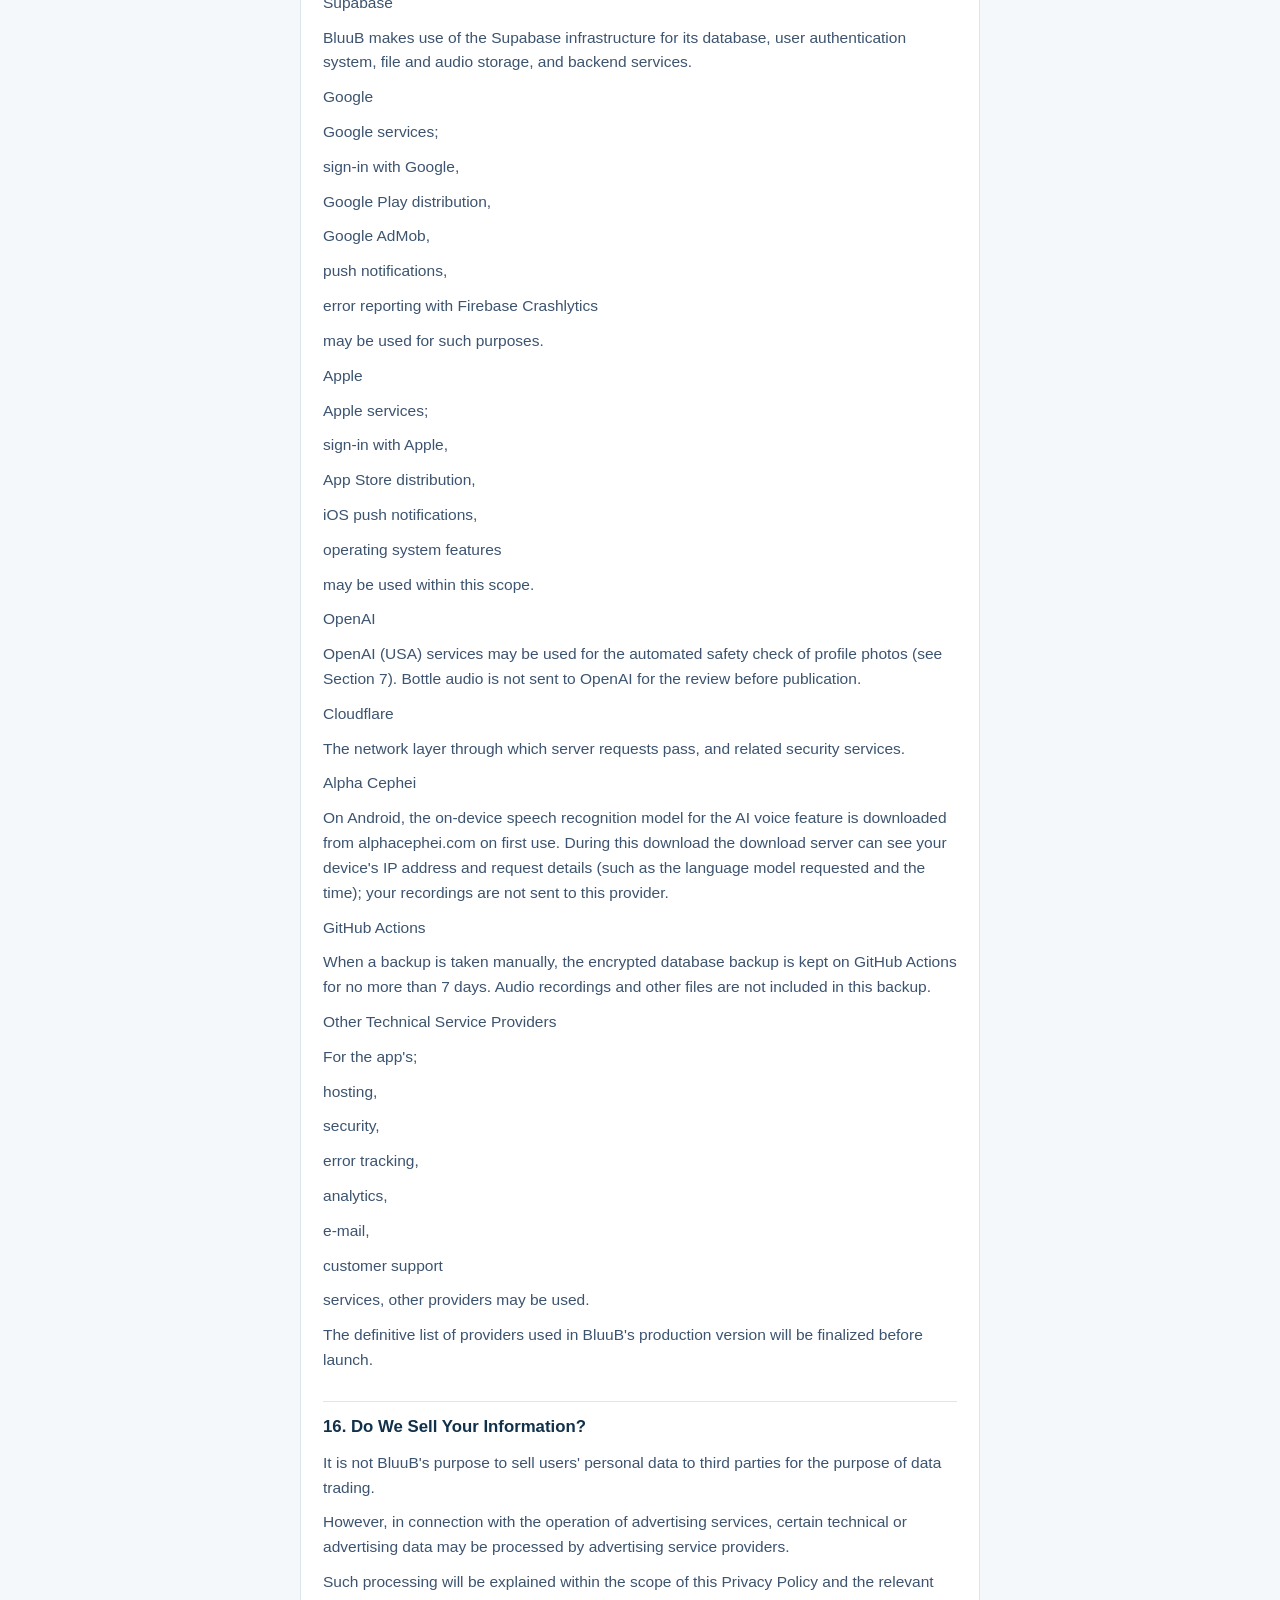
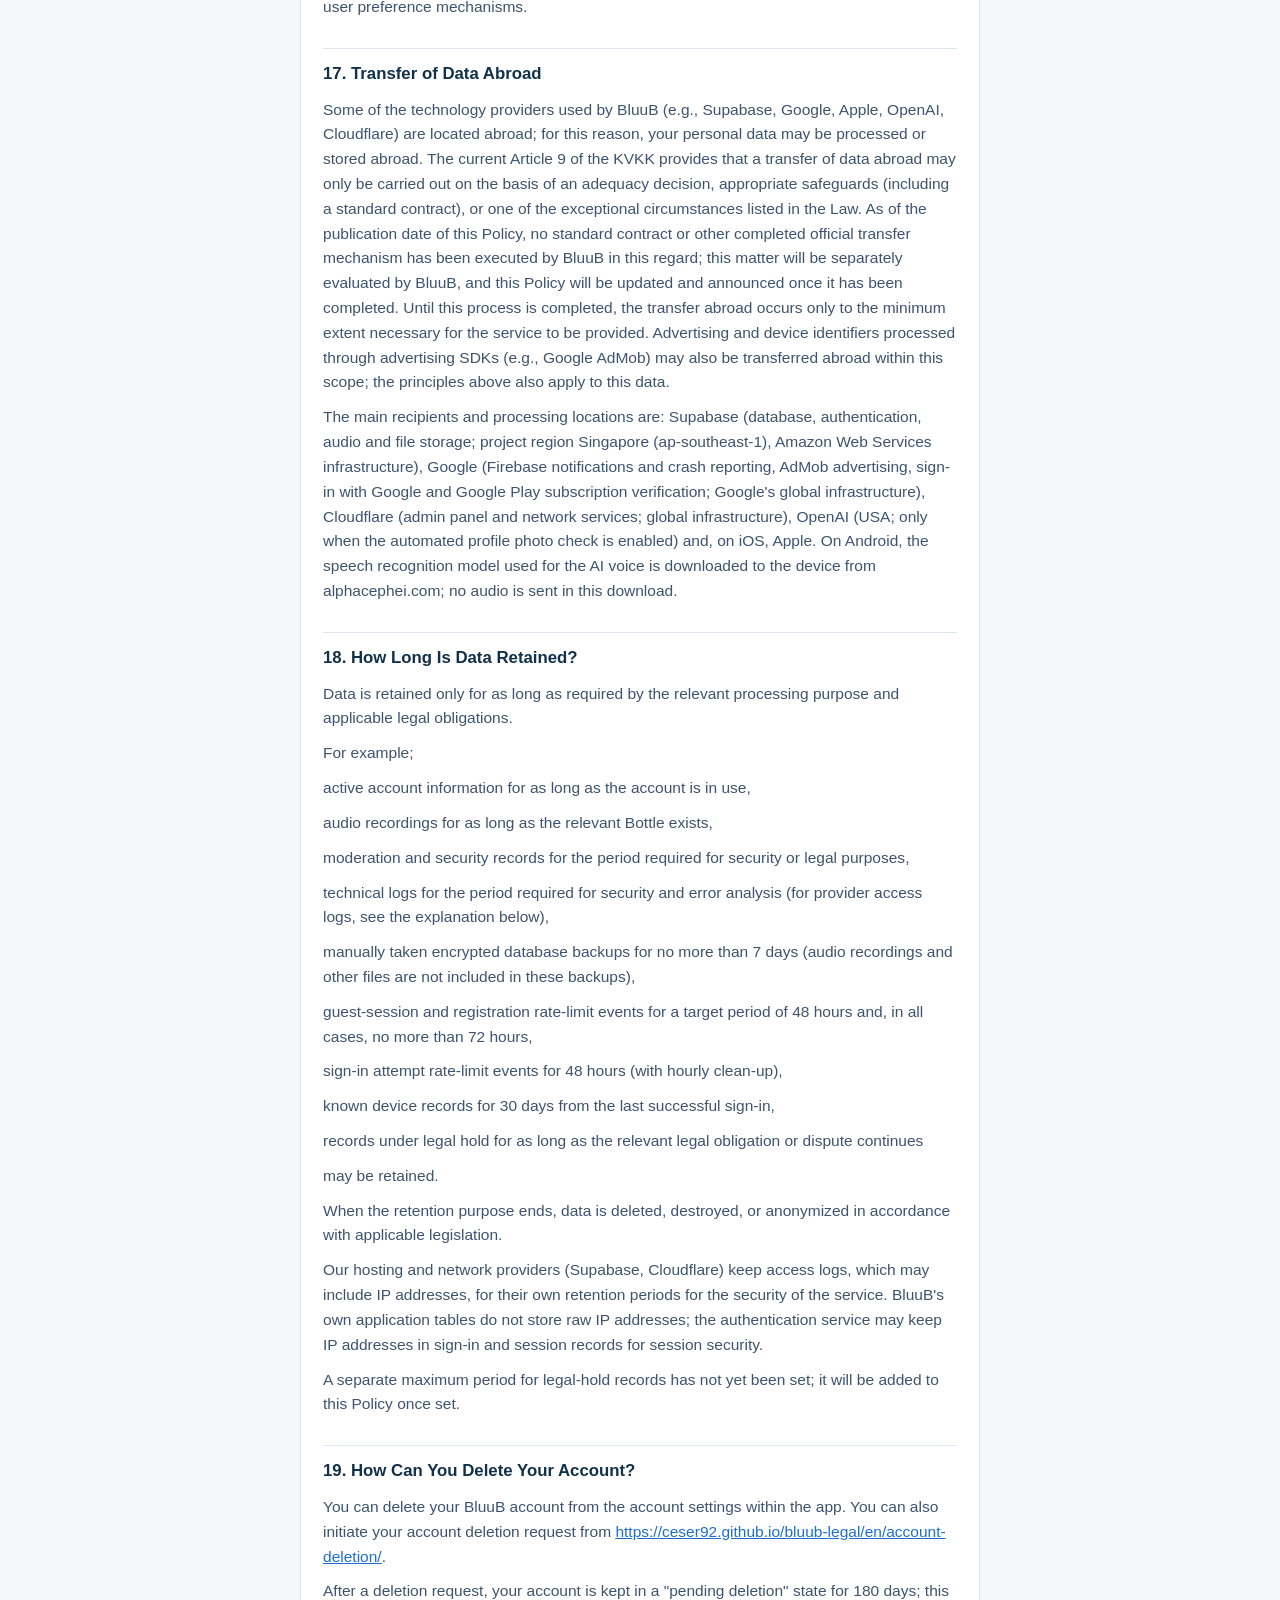
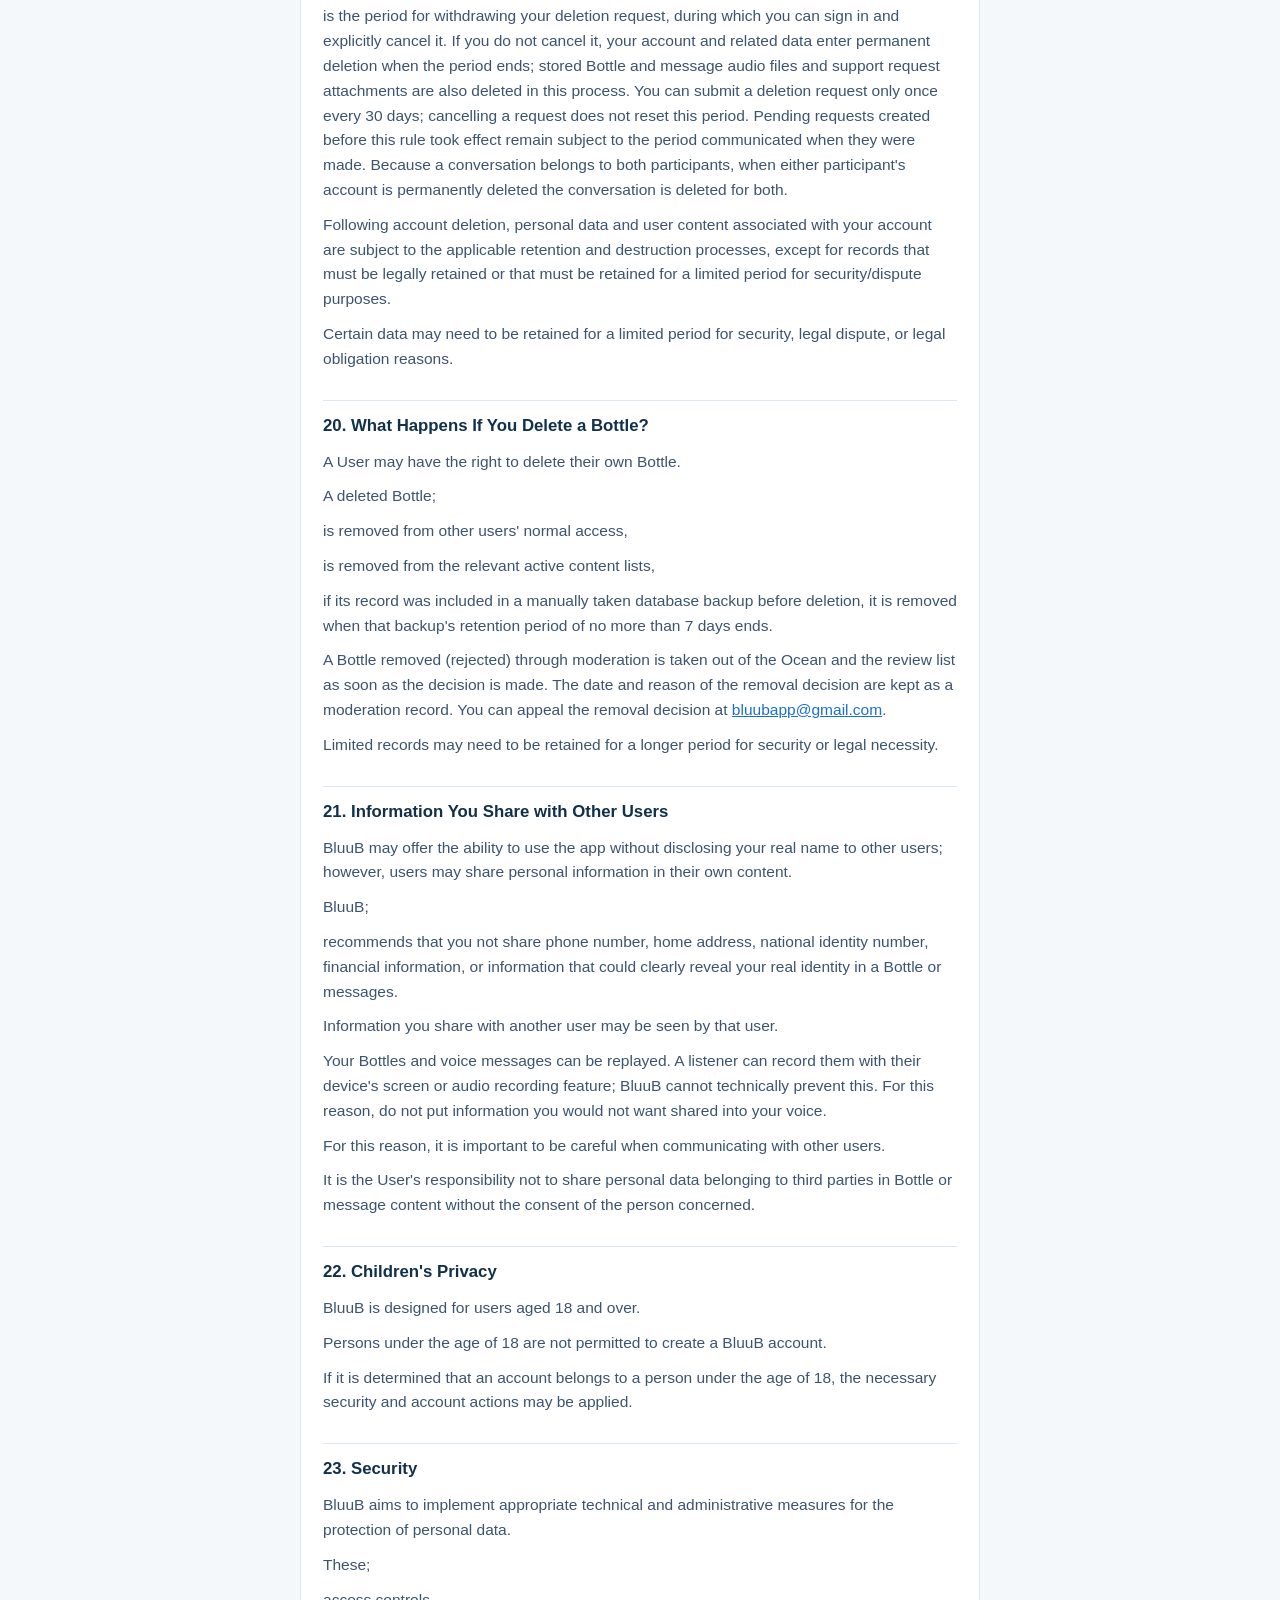
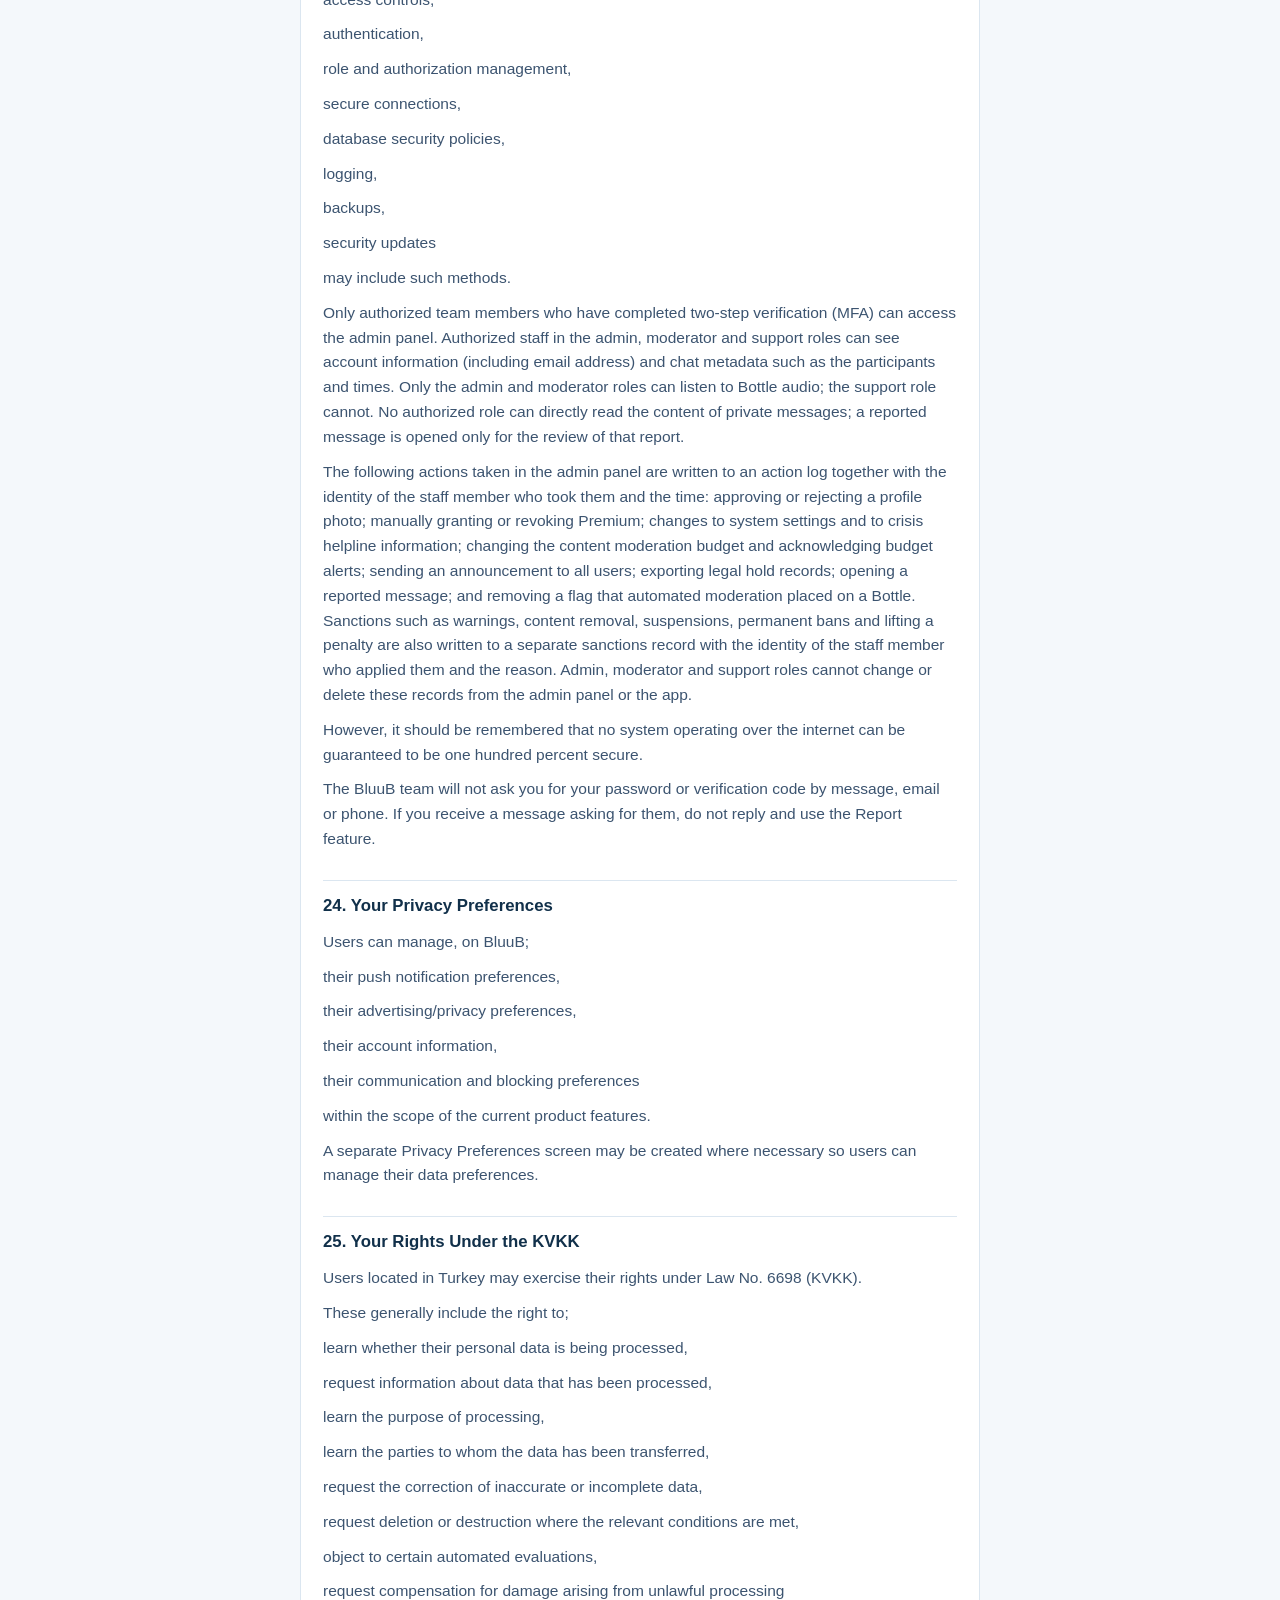
<file: en/privacy/index.html>
<!doctype html>
<html lang="en">
<head>
<meta charset="utf-8">
<meta name="viewport" content="width=device-width, initial-scale=1">
<title>Privacy Policy — BluuB</title>
<meta name="robots" content="index, follow">
<link rel="stylesheet" href="../../assets/style.css">
<link rel="alternate" hreflang="tr" href="../../privacy/">
</head>
<body>
<header class="site-header">
  <div class="brand"><span class="logo-dot"></span><a href="../../en/">BluuB</a>
    <a class="lang-switch" href="../../privacy/" lang="tr">Türkçe</a></div>
  <div class="page-title">
    <h1>Privacy Policy</h1>
    <div class="meta">Last Updated: 27.11.2026</div>
  </div>
</header>
<main>
<article>
<p>At BluuB, we care about the privacy of our users.</p>
<p>This Privacy Policy has been prepared to explain, when you use the BluuB mobile application ("BluuB", the "App", or the "Platform"), what information may be collected, why this information may be used, with whom it may be shared, how long it may be retained, and how you can manage your privacy preferences.</p>
<p>BluuB is operated by Caner Eser as a natural person (an individual); BluuB is not operated by a company or any other legal entity. Caner Eser is the data controller for your personal data.</p>
<p>Operator and data controller (natural person): Caner Eser</p>
<p>E-mail: <a href="mailto:bluubapp@gmail.com">bluubapp@gmail.com</a></p>
<p>This Policy should be read together with the BluuB Personal Data Processing Disclosure Notice.</p>
<h2>1. About BluuB</h2>
<p>BluuB is a social sharing app in which users can create audio "Bottles", discover and listen to other users' posts, and, under certain conditions, communicate with other users.</p>
<p>On BluuB, you may not be required to disclose your real name to other users.</p>
<p>However, the operation and security of the app, and the management of your user account, may require the processing of certain personal and technical data.</p>
<h2>2. What Information May We Collect?</h2>
<p>Depending on the BluuB features you use, the following categories of information may be processed.</p>
<p>Account Information</p>
<p>username / nickname,</p>
<p>e-mail address,</p>
<p>user account ID,</p>
<p>registration date,</p>
<p>account status,</p>
<p>login method,</p>
<p>authentication and session information.</p>
<p>If sign-in with Google or Apple is activated, limited account information provided to BluuB by the relevant provider may also be processed.</p>
<p>Even where no account information is created in guest usage, limited technical and usage data necessary for the operation of the app, security, prevention of misuse, and advertising/technical functions may be processed.</p>
<h2>3. Profile Information</h2>
<p>Within your profile;</p>
<p>nickname,</p>
<p>avatar,</p>
<p>in-app setting information such as notification, privacy, and content preferences,</p>
<p>in-app status or badges,</p>
<p>gender information, if provided by the user,</p>
<p>may be processed.</p>
<p>BluuB does not aim to require users to share their real first or last name unless it is mandatory.</p>
<p>You may optionally add a profile photo and an "About" text. A profile photo is not shown to other users until it is approved; it is reviewed by an authorised moderator and may go through an automated safety check to assist that review (see Section 7). You can change whether your profile is hidden and whether your photo and About text are shown in Edit Profile. While your profile is hidden, your Bottle owner profile does not open and your photo and About text are not shown; your nickname and default avatar still appear on Bottles and in chats, and the Premium gender filter keeps working on the gender you declared.</p>
<p>Gender information: at registration you declare Female, Male or Prefer not to say, and you can change it in Edit Profile. Gender is never inferred from your recording or the AI voice you choose. Your declaration is used to set the default avatar and to match Bottles in the Female/Male listening filter available to Premium users; if you choose "Prefer not to say", your Bottles do not appear in these filters. When the filter is used, the listener may indirectly learn the gender declared by the owner of the Bottle found.</p>
<p>Your app language setting, and the language information used to match Bottles by language, is not shown on your own profile or on the profile other users see.</p>
<h2>4. Audio Recordings</h2>
<p>One of BluuB's core functions is that users create audio Bottles.</p>
<p>When you create an audio recording;</p>
<p>your audio recording,</p>
<p>the duration of the recording,</p>
<p>the date of the recording,</p>
<p>category information,</p>
<p>technical information related to the Bottle,</p>
<p>listening and interaction information</p>
<p>may be processed.</p>
<p>BluuB uses microphone access only within the framework of the permissions granted by the operating system.</p>
<p>If microphone permission is not granted, features requiring audio recording may not be usable.</p>
<p>It is not BluuB's purpose to use the device microphone outside the app or without the user's knowledge.</p>
<p>AI voice option: if you choose to share your Bottle in an AI voice instead of your own voice, your recording is first converted into text. On Android this is done on your device by the Vosk speech recognition model; the model is downloaded to your device from alphacephei.com on first use (during the download the download server can see your device's IP address; your recording is not sent to it). On iOS, Apple's speech recognition service is used; if your device supports it, recognition runs on the device, otherwise the recording may be processed on Apple's servers. You see and can correct the resulting text before publishing; the text you approve is spoken by the text-to-speech engine on your device, and other users hear that AI voice. AI voice generation is available to Premium members. To count allowances, the time and outcome (successful/failed) of each generation attempt are recorded on our servers; your text and recording are not sent to the server for this count. If you send the Bottle, only the resulting AI voice is uploaded.</p>
<h2>5. Is Your Voice Used for Biometric Identity Verification?</h2>
<p>No.</p>
<p>BluuB's current product purpose is not to create a biometric template or "voiceprint" from users' voices.</p>
<p>Audio recordings;</p>
<p>will be used for the purpose of</p>
<p>storing the audio content,</p>
<p>playing it to other users,</p>
<p>providing the Bottle experience.</p>
<p>Audio recordings are not analysed to build a profile of your health, emotional state or mood. However, for community safety, Bottles submitted for publication are listened to and reviewed by authorised moderators before they are published (see Section 7). This review includes paying attention to urgent risk statements such as self-harm; this is used only for the moderation decision and, where needed, to point to support resources.</p>
<p>We recommend that you do not share special categories of personal data, such as information about your health, sex life, religion or political opinions, in your Bottles or messages. If you choose to share such information, it is processed only for the sharing you chose (playing it to other users), for review before publication and for reviewing reports; BluuB does not separately extract or classify it or use it to build a profile about you.</p>
<p>If BluuB offers a different feature in the future, such as voice-based identity verification or voice biometrics, the relevant privacy texts and the necessary legal processes will be separately updated.</p>
<h2>6. Messages and Communication Between Users</h2>
<p>When you use BluuB's communication features;</p>
<p>the messages you send,</p>
<p>responses,</p>
<p>communication request status,</p>
<p>message time,</p>
<p>read or delivery information,</p>
<p>blocking information</p>
<p>may be processed.</p>
<p>The sending of a first message to a user does not mean that the other party is obliged to continue communicating.</p>
<p>Unless the other party accepts the communication, the ability to send new messages may be restricted.</p>
<p>Your private messages are not routinely read and are not put through automated content scanning. If a message is reported, only the reported message is opened for review by an authorised moderator, and each opening is logged.</p>
<p>Support requests: If you open a support request in the app, your request text, the replies and any screenshots you choose to attach are processed. These records may be kept until your account is deleted; when your account is permanently deleted they are deleted together with their attachments.</p>
<h2>7. Complaint, Blocking, and Moderation Information</h2>
<p>For the purpose of ensuring safety on BluuB;</p>
<p>the reported user or content,</p>
<p>the reason for the complaint,</p>
<p>blocking records,</p>
<p>moderation decisions,</p>
<p>account restrictions,</p>
<p>security incidents</p>
<p>may be processed.</p>
<p>This information may be used in particular for the purposes of user safety, prevention of misuse, review of complaints, and enforcement of Platform rules.</p>
<p>If you report a Bottle you listened to as a guest, the report is recorded with your guest session identifier instead of an account identifier; to prevent abuse, the number of reports that can be sent from the same device is limited. Bottles of people you have blocked, or who have blocked you, are not shown to you in the Ocean.</p>
<p>Review before publication: Bottles submitted for publication are not shown to other users until they are approved, and authorised moderators listen to and review them against the Community Guidelines. For this review, Bottle audio is not sent to any automated speech-to-text or content classification service; if such pre-screening is introduced in the future, this Policy will be updated in advance. Profile photos may be checked automatically with the OpenAI (USA) moderation service to assist the moderator's review; the automated check alone does not publish a photo or produce a decision with legal effects concerning your account. The review outcome and its reason are stored as the moderation record.</p>
<h2>8. Technical and Device Information</h2>
<p>When you use BluuB, certain technical information may be automatically generated.</p>
<p>These;</p>
<p>IP address,</p>
<p>operating system,</p>
<p>device type,</p>
<p>app version,</p>
<p>language and region,</p>
<p>connection information,</p>
<p>error and crash logs,</p>
<p>session information,</p>
<p>app or device identifiers,</p>
<p>security logs</p>
<p>may include information such as the above.</p>
<p>This data may be used for the purposes of running the app, resolving technical issues, and improving security and performance.</p>
<p>When a guest session is created, an account is registered, or a sign-in is attempted, the IP address associated with the network connection may be used temporarily in a security check to limit abuse, automated requests, password guessing, and repeated free-entitlement creation. Instead of storing the IP address itself in the rate-limit event database, this limiter derives an HMAC-based pseudonymous network identifier using a server-side secret key. The identifier is used only for security, abuse prevention, and rate limiting. Under this mechanism, the raw IP address, IP-prefix bytes, and HMAC input are not stored in the event table or logged. Although it is not the raw IP address, the HMAC network identifier is pseudonymous technical data that may constitute personal data.</p>
<p>After a successful password sign-in to your account, a server-keyed pseudonymous value of the random installation ID that the app creates on your device is kept as your account's "known" device for 30 days from the last successful sign-in. This record is used only to stop other people's failed sign-in attempts against your account from blocking you when you sign in from your own device. The network you sign in from is not stored as "known".</p>
<p>When the "Remember me" option is on, only your username is stored on this device and pre-filled at your next sign-in. Your password, session keys or Google/Apple details are not stored for this purpose; a password or provider verification is required again after every sign-out. When you turn the option off or submit an account deletion request, the stored username is removed from the device.</p>
<p>Our server requests pass through the Cloudflare network layer used by our infrastructure provider; the IP address used in security checks is read from the information forwarded by that layer.</p>
<h2>9. Usage and Analytics Information</h2>
<p>The BluuB app does not contain a separate analytics (user behaviour tracking) SDK.</p>
<p>To run the service, the following usage information is kept on our servers: the start time of your account's fixed 24-hour allowance period (the moment your account was created); listening, Bottle publishing, AI voice generation and AI-voice Bottle sending allowances in these periods and their use; the number of chats started with new people in a period and which people you have already started a chat with (to apply the new-contact limit), the Bottles you listened to and your listening history, listen counts of Bottles, and rewarded-ad viewing and completion records.</p>
<p>Removing a Bottle from your Listened list only takes it out of your own list; it does not delete the Bottle or its audio recording.</p>
<p>In the release version of the app and when Firebase is configured, if the app crashes or a serious error occurs, an error report (including technical details such as device model, operating system and app version) is sent automatically through Firebase Crashlytics (Google). No user identifier is added to this report; error messages caught by the app's own layer are shortened before sending and parts that may be personal, such as emails, tokens, links and identifiers, are removed. Crashes in Android's native layer are captured by Crashlytics directly and do not go through this filtering; these reports contain the technical stack trace and device details. There is currently no separate in-app setting to turn this reporting off.</p>
<h2>10. Advertisements</h2>
<p>BluuB may use an advertising-supported business model.</p>
<p>For example, a user may be granted a certain number of free Bottle-drawing rights per day.</p>
<p>After these rights are exhausted, the user may be offered:</p>
<p>"Watch an ad → earn +1 Bottle right"</p>
<p>as an option.</p>
<p>If a rewarded ad is used;</p>
<p>whether the ad was shown,</p>
<p>whether it was completed,</p>
<p>ad interactions,</p>
<p>ad and device identifiers,</p>
<p>the IP address collected by the advertising SDK (according to Google's disclosure, it may be used to estimate the general location of the device),</p>
<p>in-app interaction and diagnostic data (e.g. launch time, performance) collected by the advertising SDK,</p>
<p>technical data related to preventing ad fraud</p>
<p>may be processed.</p>
<p>BluuB may make use of Google AdMob or similar third-party service providers for its advertising services.</p>
<p>Google requires the implementation of the necessary user preference and consent mechanisms for certain data uses, such as personalized advertising, in the EEA, the United Kingdom, and Switzerland. For this reason, Google's UMP or another suitable consent-management solution may be used in the required regions.</p>
<h2>11. Personalized Advertising</h2>
<p>If personalized advertisements are used on BluuB, user preferences may be separately obtained to the extent necessary.</p>
<p>Declining the personalized advertising preference must not prevent the use of the basic BluuB account; however, the type of advertisements shown to the user may change.</p>
<p>The general acceptance of the Terms of Use given during registration is not treated as automatic explicit consent for personalized advertising.</p>
<p>Premium subscription: if you buy Premium, payment is made through Google Play or the App Store; your card and payment details are not sent to BluuB. To verify and manage your subscription, the purchase/transaction ID, product, subscription status, renewal and expiry dates provided by the store are processed; the store's subscription status notifications are verified on our servers.</p>
<h2>12. Notifications</h2>
<p>If you grant notification permission, BluuB;</p>
<p>when you receive a response to your Bottle,</p>
<p>when you receive a communication request,</p>
<p>when a new message arrives,</p>
<p>when a moderation decision is made about your content,</p>
<p>when your support request receives a reply,</p>
<p>when your Premium status changes,</p>
<p>in the event of significant account or security developments</p>
<p>may send you a notification.</p>
<p>For this purpose, the push notification token and notification preferences may be processed. Notifications are delivered through Firebase Cloud Messaging (Google) and, on iOS, the Apple Push Notification service.</p>
<p>Administrator notification code: If you enter a one-time code generated by the app administrator into your own account, your account is linked to that administrator only to receive administrator alerts, and the link record is stored. These alerts only say that a new Bottle is waiting for review; they contain no content or user identity. The link gives your account no administrator rights and can be removed by the administrator.</p>
<p>You can change your notification permission from the operating system settings.</p>
<h2>13. Why Do We Use Your Information?</h2>
<p>Your information may be used in particular for the following purposes:</p>
<p>creation of a BluuB account,</p>
<p>providing secure sign-in,</p>
<p>offering the Bottle creation and listening features,</p>
<p>storing and playing audio recordings,</p>
<p>enabling communication between users,</p>
<p>operating the complaint and blocking mechanisms,</p>
<p>preventing fraud and misuse,</p>
<p>detecting security vulnerabilities,</p>
<p>measuring app performance,</p>
<p>resolving technical errors,</p>
<p>improving user experience,</p>
<p>displaying advertisements,</p>
<p>granting the rewarded-ad right,</p>
<p>fulfilling legal obligations,</p>
<p>protecting legal rights.</p>
<h2>14. Automated Decision-Making and Profiling</h2>
<p>BluuB does not carry out a decision-making process based solely on fully automated systems that produces legal effects concerning the User or significantly affects the User.</p>
<p>The automated mechanisms used in Bottle matching, content ranking, and moderation systems evaluate technical signals solely for the purpose of determining the order in which content is displayed, detecting security risks, and enforcing Platform rules, and do not, on their own, produce a legal effect.</p>
<h2>15. With Whom May Your Information Be Shared?</h2>
<p>BluuB may work with certain third-party service providers in order to provide its services.</p>
<p>These may include the following.</p>
<p>Supabase</p>
<p>BluuB makes use of the Supabase infrastructure for its database, user authentication system, file and audio storage, and backend services.</p>
<p>Google</p>
<p>Google services;</p>
<p>sign-in with Google,</p>
<p>Google Play distribution,</p>
<p>Google AdMob,</p>
<p>push notifications,</p>
<p>error reporting with Firebase Crashlytics</p>
<p>may be used for such purposes.</p>
<p>Apple</p>
<p>Apple services;</p>
<p>sign-in with Apple,</p>
<p>App Store distribution,</p>
<p>iOS push notifications,</p>
<p>operating system features</p>
<p>may be used within this scope.</p>
<p>OpenAI</p>
<p>OpenAI (USA) services may be used for the automated safety check of profile photos (see Section 7). Bottle audio is not sent to OpenAI for the review before publication.</p>
<p>Cloudflare</p>
<p>The network layer through which server requests pass, and related security services.</p>
<p>Alpha Cephei</p>
<p>On Android, the on-device speech recognition model for the AI voice feature is downloaded from alphacephei.com on first use. During this download the download server can see your device's IP address and request details (such as the language model requested and the time); your recordings are not sent to this provider.</p>
<p>GitHub Actions</p>
<p>When a backup is taken manually, the encrypted database backup is kept on GitHub Actions for no more than 7 days. Audio recordings and other files are not included in this backup.</p>
<p>Other Technical Service Providers</p>
<p>For the app's;</p>
<p>hosting,</p>
<p>security,</p>
<p>error tracking,</p>
<p>analytics,</p>
<p>e-mail,</p>
<p>customer support</p>
<p>services, other providers may be used.</p>
<p>The definitive list of providers used in BluuB's production version will be finalized before launch.</p>
<h2>16. Do We Sell Your Information?</h2>
<p>It is not BluuB's purpose to sell users' personal data to third parties for the purpose of data trading.</p>
<p>However, in connection with the operation of advertising services, certain technical or advertising data may be processed by advertising service providers.</p>
<p>Such processing will be explained within the scope of this Privacy Policy and the relevant user preference mechanisms.</p>
<h2>17. Transfer of Data Abroad</h2>
<p>Some of the technology providers used by BluuB (e.g., Supabase, Google, Apple, OpenAI, Cloudflare) are located abroad; for this reason, your personal data may be processed or stored abroad. The current Article 9 of the KVKK provides that a transfer of data abroad may only be carried out on the basis of an adequacy decision, appropriate safeguards (including a standard contract), or one of the exceptional circumstances listed in the Law. As of the publication date of this Policy, no standard contract or other completed official transfer mechanism has been executed by BluuB in this regard; this matter will be separately evaluated by BluuB, and this Policy will be updated and announced once it has been completed. Until this process is completed, the transfer abroad occurs only to the minimum extent necessary for the service to be provided. Advertising and device identifiers processed through advertising SDKs (e.g., Google AdMob) may also be transferred abroad within this scope; the principles above also apply to this data.</p>
<p>The main recipients and processing locations are: Supabase (database, authentication, audio and file storage; project region Singapore (ap-southeast-1), Amazon Web Services infrastructure), Google (Firebase notifications and crash reporting, AdMob advertising, sign-in with Google and Google Play subscription verification; Google's global infrastructure), Cloudflare (admin panel and network services; global infrastructure), OpenAI (USA; only when the automated profile photo check is enabled) and, on iOS, Apple. On Android, the speech recognition model used for the AI voice is downloaded to the device from alphacephei.com; no audio is sent in this download.</p>
<h2>18. How Long Is Data Retained?</h2>
<p>Data is retained only for as long as required by the relevant processing purpose and applicable legal obligations.</p>
<p>For example;</p>
<p>active account information for as long as the account is in use,</p>
<p>audio recordings for as long as the relevant Bottle exists,</p>
<p>moderation and security records for the period required for security or legal purposes,</p>
<p>technical logs for the period required for security and error analysis (for provider access logs, see the explanation below),</p>
<p>manually taken encrypted database backups for no more than 7 days (audio recordings and other files are not included in these backups),</p>
<p>guest-session and registration rate-limit events for a target period of 48 hours and, in all cases, no more than 72 hours,</p>
<p>sign-in attempt rate-limit events for 48 hours (with hourly clean-up),</p>
<p>known device records for 30 days from the last successful sign-in,</p>
<p>records under legal hold for as long as the relevant legal obligation or dispute continues</p>
<p>may be retained.</p>
<p>When the retention purpose ends, data is deleted, destroyed, or anonymized in accordance with applicable legislation.</p>
<p>Our hosting and network providers (Supabase, Cloudflare) keep access logs, which may include IP addresses, for their own retention periods for the security of the service. BluuB's own application tables do not store raw IP addresses; the authentication service may keep IP addresses in sign-in and session records for session security.</p>
<p>A separate maximum period for legal-hold records has not yet been set; it will be added to this Policy once set.</p>
<h2>19. How Can You Delete Your Account?</h2>
<p>You can delete your BluuB account from the account settings within the app. You can also initiate your account deletion request from <a href="https://ceser92.github.io/bluub-legal/en/account-deletion/">https://ceser92.github.io/bluub-legal/en/account-deletion/</a>.</p>
<p>After a deletion request, your account is kept in a "pending deletion" state for 180 days; this is the period for withdrawing your deletion request, during which you can sign in and explicitly cancel it. If you do not cancel it, your account and related data enter permanent deletion when the period ends; stored Bottle and message audio files and support request attachments are also deleted in this process. You can submit a deletion request only once every 30 days; cancelling a request does not reset this period. Pending requests created before this rule took effect remain subject to the period communicated when they were made. Because a conversation belongs to both participants, when either participant's account is permanently deleted the conversation is deleted for both.</p>
<p>Following account deletion, personal data and user content associated with your account are subject to the applicable retention and destruction processes, except for records that must be legally retained or that must be retained for a limited period for security/dispute purposes.</p>
<p>Certain data may need to be retained for a limited period for security, legal dispute, or legal obligation reasons.</p>
<h2>20. What Happens If You Delete a Bottle?</h2>
<p>A User may have the right to delete their own Bottle.</p>
<p>A deleted Bottle;</p>
<p>is removed from other users' normal access,</p>
<p>is removed from the relevant active content lists,</p>
<p>if its record was included in a manually taken database backup before deletion, it is removed when that backup's retention period of no more than 7 days ends.</p>
<p>A Bottle removed (rejected) through moderation is taken out of the Ocean and the review list as soon as the decision is made. The date and reason of the removal decision are kept as a moderation record. You can appeal the removal decision at <a href="mailto:bluubapp@gmail.com">bluubapp@gmail.com</a>.</p>
<p>Limited records may need to be retained for a longer period for security or legal necessity.</p>
<h2>21. Information You Share with Other Users</h2>
<p>BluuB may offer the ability to use the app without disclosing your real name to other users; however, users may share personal information in their own content.</p>
<p>BluuB;</p>
<p>recommends that you not share phone number, home address, national identity number, financial information, or information that could clearly reveal your real identity in a Bottle or messages.</p>
<p>Information you share with another user may be seen by that user.</p>
<p>Your Bottles and voice messages can be replayed. A listener can record them with their device's screen or audio recording feature; BluuB cannot technically prevent this. For this reason, do not put information you would not want shared into your voice.</p>
<p>For this reason, it is important to be careful when communicating with other users.</p>
<p>It is the User's responsibility not to share personal data belonging to third parties in Bottle or message content without the consent of the person concerned.</p>
<h2>22. Children's Privacy</h2>
<p>BluuB is designed for users aged 18 and over.</p>
<p>Persons under the age of 18 are not permitted to create a BluuB account.</p>
<p>If it is determined that an account belongs to a person under the age of 18, the necessary security and account actions may be applied.</p>
<h2>23. Security</h2>
<p>BluuB aims to implement appropriate technical and administrative measures for the protection of personal data.</p>
<p>These;</p>
<p>access controls,</p>
<p>authentication,</p>
<p>role and authorization management,</p>
<p>secure connections,</p>
<p>database security policies,</p>
<p>logging,</p>
<p>backups,</p>
<p>security updates</p>
<p>may include such methods.</p>
<p>Only authorized team members who have completed two-step verification (MFA) can access the admin panel. Authorized staff in the admin, moderator and support roles can see account information (including email address) and chat metadata such as the participants and times. Only the admin and moderator roles can listen to Bottle audio; the support role cannot. No authorized role can directly read the content of private messages; a reported message is opened only for the review of that report.</p>
<p>The following actions taken in the admin panel are written to an action log together with the identity of the staff member who took them and the time: approving or rejecting a profile photo; manually granting or revoking Premium; changes to system settings and to crisis helpline information; changing the content moderation budget and acknowledging budget alerts; sending an announcement to all users; exporting legal hold records; opening a reported message; and removing a flag that automated moderation placed on a Bottle. Sanctions such as warnings, content removal, suspensions, permanent bans and lifting a penalty are also written to a separate sanctions record with the identity of the staff member who applied them and the reason. Admin, moderator and support roles cannot change or delete these records from the admin panel or the app.</p>
<p>However, it should be remembered that no system operating over the internet can be guaranteed to be one hundred percent secure.</p>
<p>The BluuB team will not ask you for your password or verification code by message, email or phone. If you receive a message asking for them, do not reply and use the Report feature.</p>
<h2>24. Your Privacy Preferences</h2>
<p>Users can manage, on BluuB;</p>
<p>their push notification preferences,</p>
<p>their advertising/privacy preferences,</p>
<p>their account information,</p>
<p>their communication and blocking preferences</p>
<p>within the scope of the current product features.</p>
<p>A separate Privacy Preferences screen may be created where necessary so users can manage their data preferences.</p>
<h2>25. Your Rights Under the KVKK</h2>
<p>Users located in Turkey may exercise their rights under Law No. 6698 (KVKK).</p>
<p>These generally include the right to;</p>
<p>learn whether their personal data is being processed,</p>
<p>request information about data that has been processed,</p>
<p>learn the purpose of processing,</p>
<p>learn the parties to whom the data has been transferred,</p>
<p>request the correction of inaccurate or incomplete data,</p>
<p>request deletion or destruction where the relevant conditions are met,</p>
<p>object to certain automated evaluations,</p>
<p>request compensation for damage arising from unlawful processing</p>
<p>as rights.</p>
<p>The KVKK also separately regulates the data subject's right to apply to the data controller.</p>
<h2>26. How Can You Reach Us for Your Requests?</h2>
<p>You may submit your privacy or personal-data-related requests:</p>
<p>E-mail: <a href="mailto:bluubapp@gmail.com">bluubapp@gmail.com</a></p>
<p>through this channel.</p>
<p>Section 21 of the KVKK Disclosure Notice explains the means and the information for submitting applications under the KVKK.</p>
<p>Reasonable additional information may be requested to verify your identity in order to fulfill your request.</p>
<h2>27. May We Make Changes to This Policy?</h2>
<p>The Privacy Policy may be updated in the event of changes to BluuB's features, the technology providers used, or applicable legislation.</p>
<p>The current date will be shown at the top of this page.</p>
<p>Material changes may be announced through an in-app notification, e-mail, or other appropriate means.</p>
<h2>28. Store and Web Access</h2>
<p>This Privacy Policy;</p>
<p>will be accessible from within the BluuB app, from <a href="https://ceser92.github.io/bluub-legal/en/">https://ceser92.github.io/bluub-legal/en/</a>, from the Privacy Policy link on Google Play Store, and from the Privacy Policy link on the App Store.</p>
<h2>29. Additional Information for European Union Users (GDPR)</h2>
<p>BluuB is primarily designed for users in Turkey, and the processing of personal data is principally assessed under Law No. 6698 (KVKK).</p>
<p>Where BluuB is also used by users located in the European Union or the European Economic Area, the applicable provisions of the General Data Protection Regulation (GDPR) are also separately taken into account with respect to the personal data of the relevant users.</p>
<p>In this context, the processing of personal data is based on the legal grounds under Article 6 of the GDPR and, where necessary, Article 9.</p>
<p>The access, rectification, erasure, restriction of processing, data portability, and objection rights of data subjects under the GDPR are reserved.</p>
<p>For transfers of data abroad, standard contractual clauses (SCC) recognized by the European Commission, or other appropriate safeguard mechanisms, may be used to the extent necessary.</p>
<p>If an obligation arises for BluuB to appoint an EU representative under the GDPR, the information of the relevant representative will be separately announced through this Policy.</p>
<p>For the exercise of your rights specific to EU users, you can also reach us through the same contact channel (<a href="mailto:bluubapp@gmail.com">bluubapp@gmail.com</a>).</p>
<h2>30. Contact</h2>
<p>BluuB</p>
<p>Operator and data controller (natural person): Caner Eser</p>
<p>E-mail: <a href="mailto:bluubapp@gmail.com">bluubapp@gmail.com</a></p>
<p>You can contact us with your questions about your privacy.</p>
</article>
</main>
<footer class="site-footer">
  <a href="../../en/">BluuB — Legal Documents</a>
</footer>
</body>
</html>
</file>
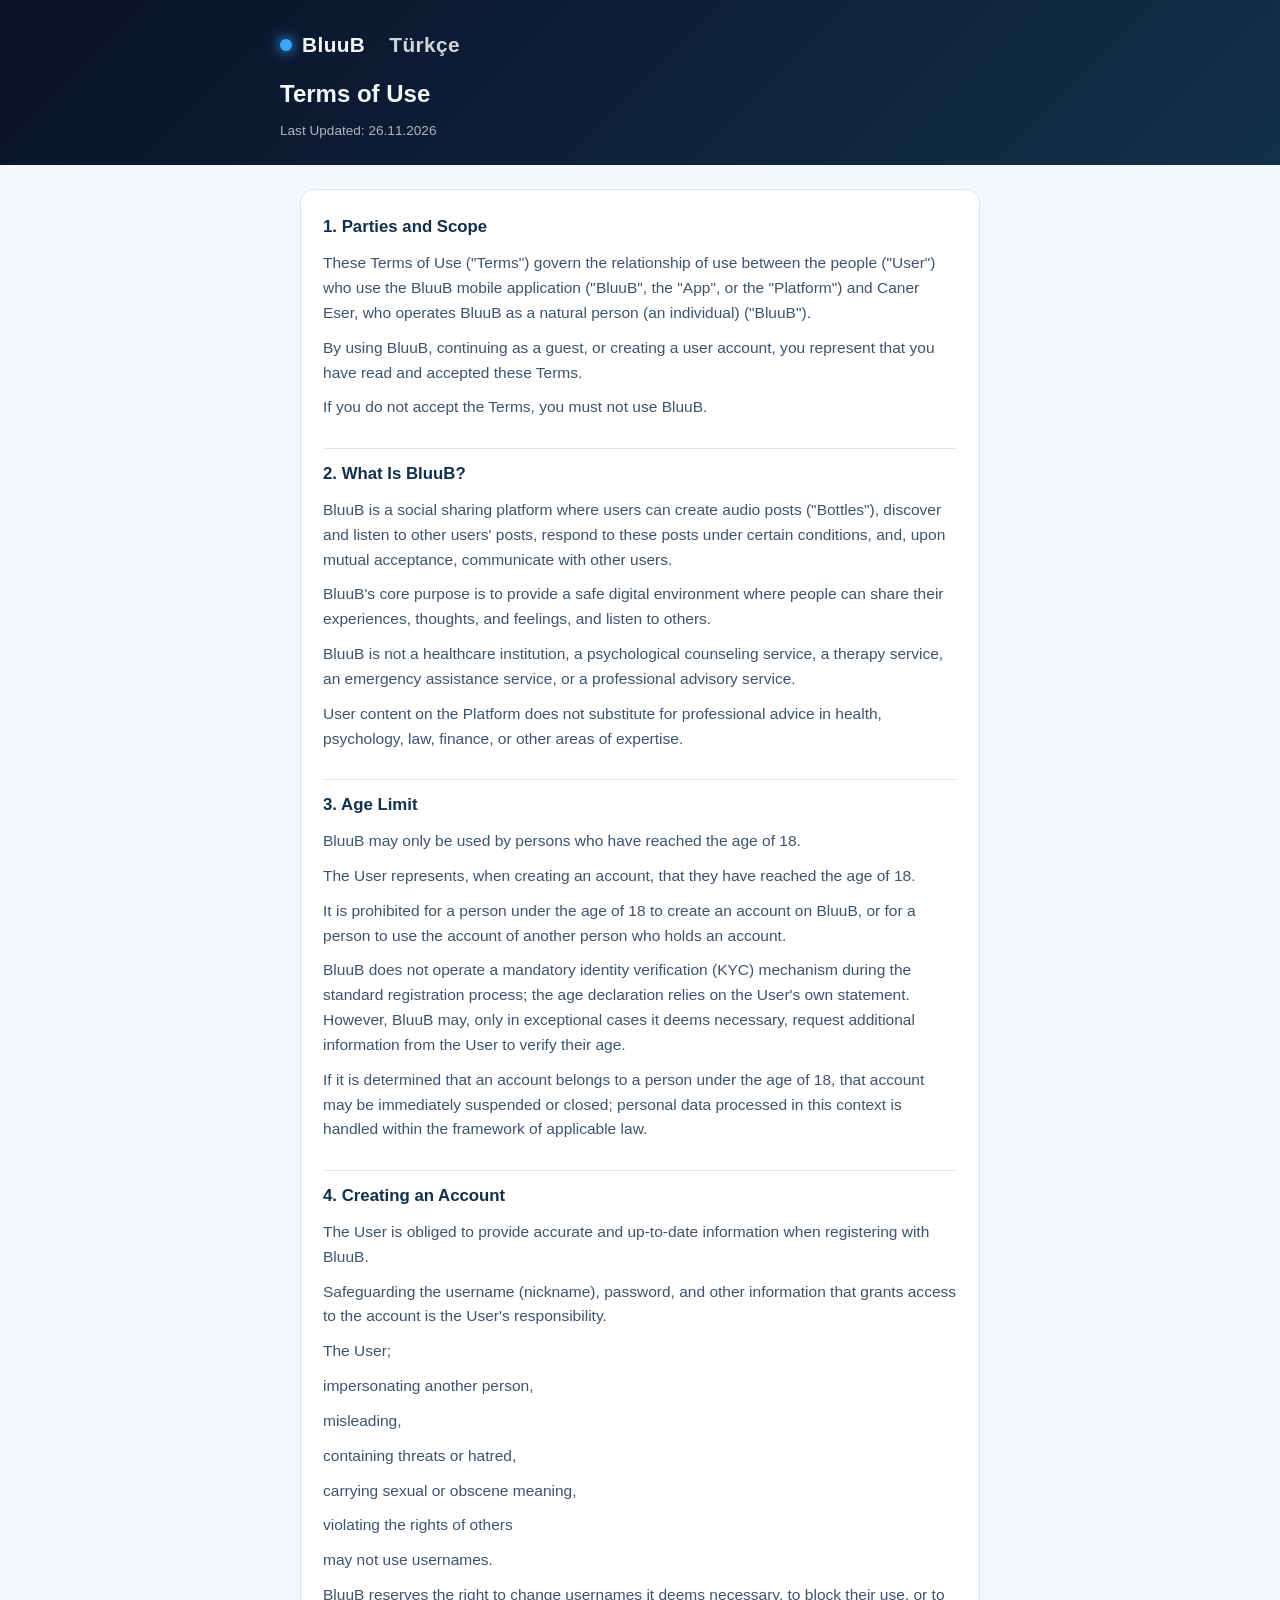
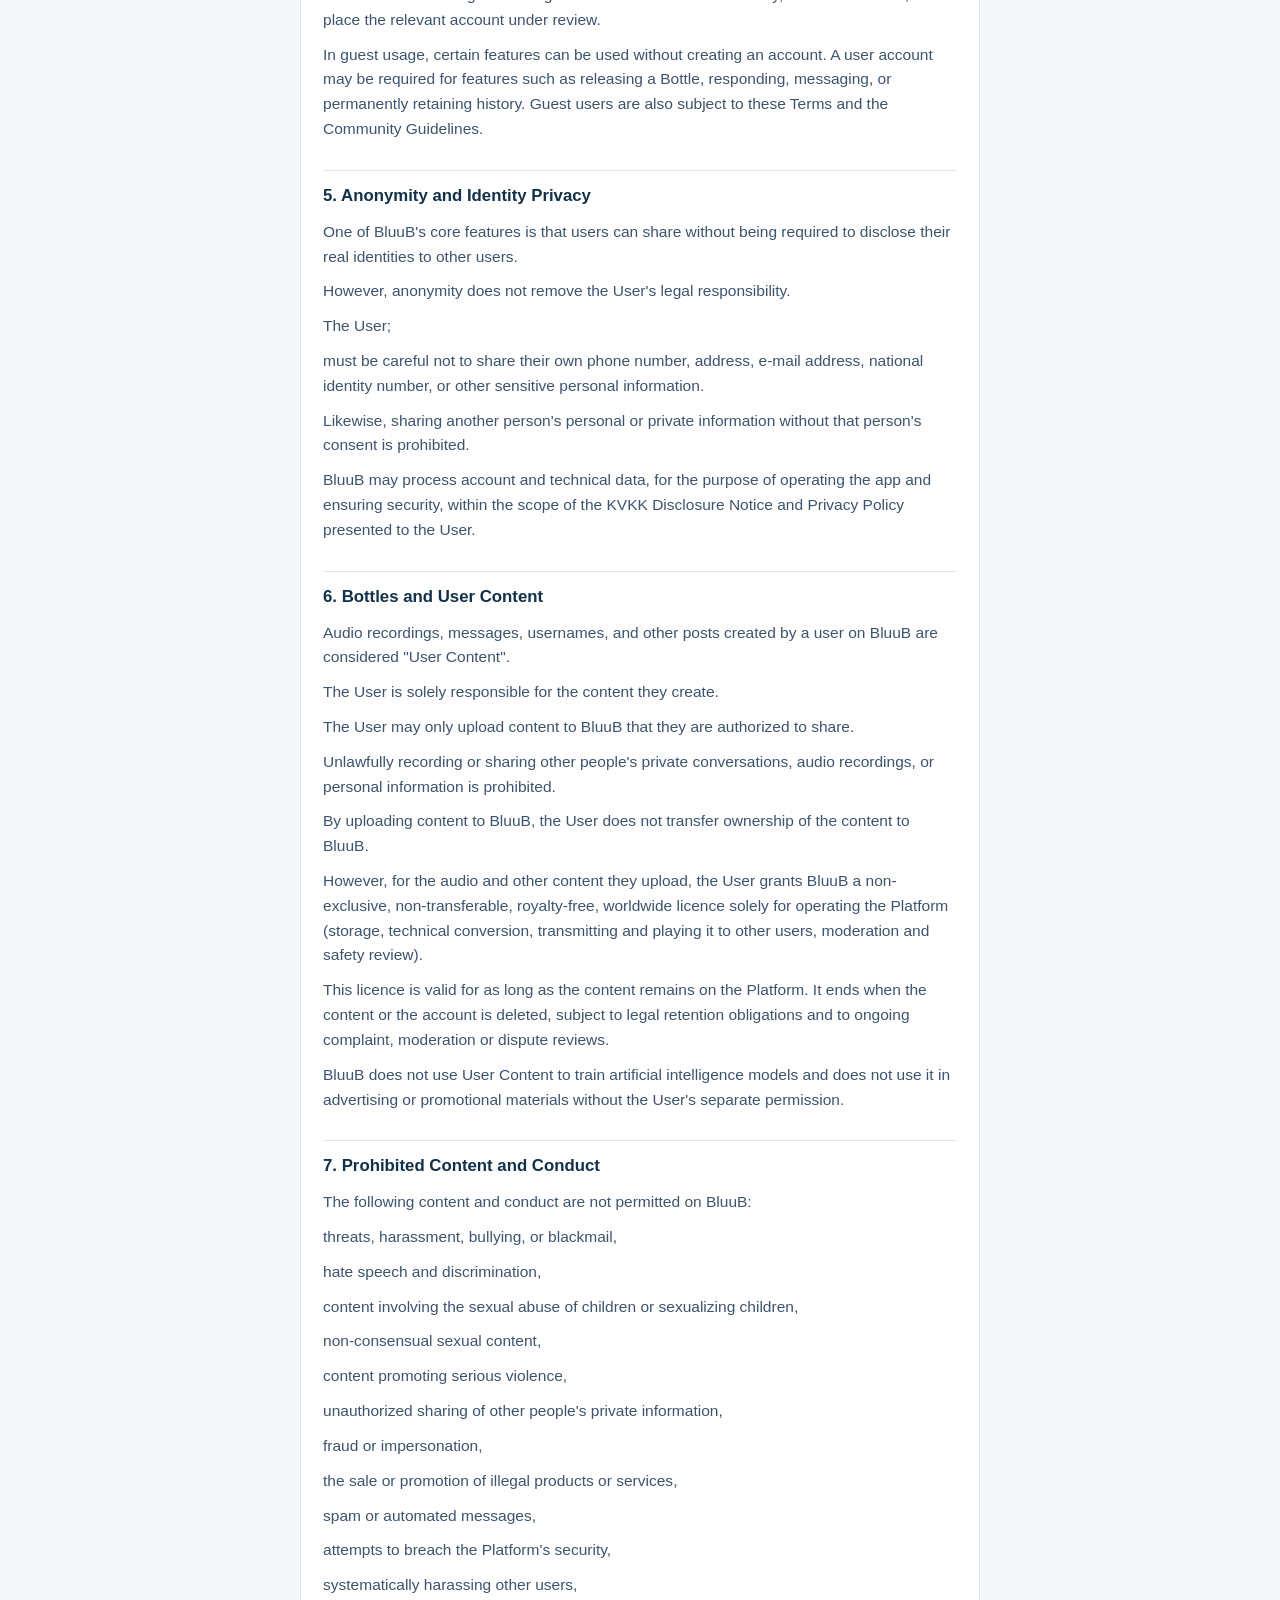
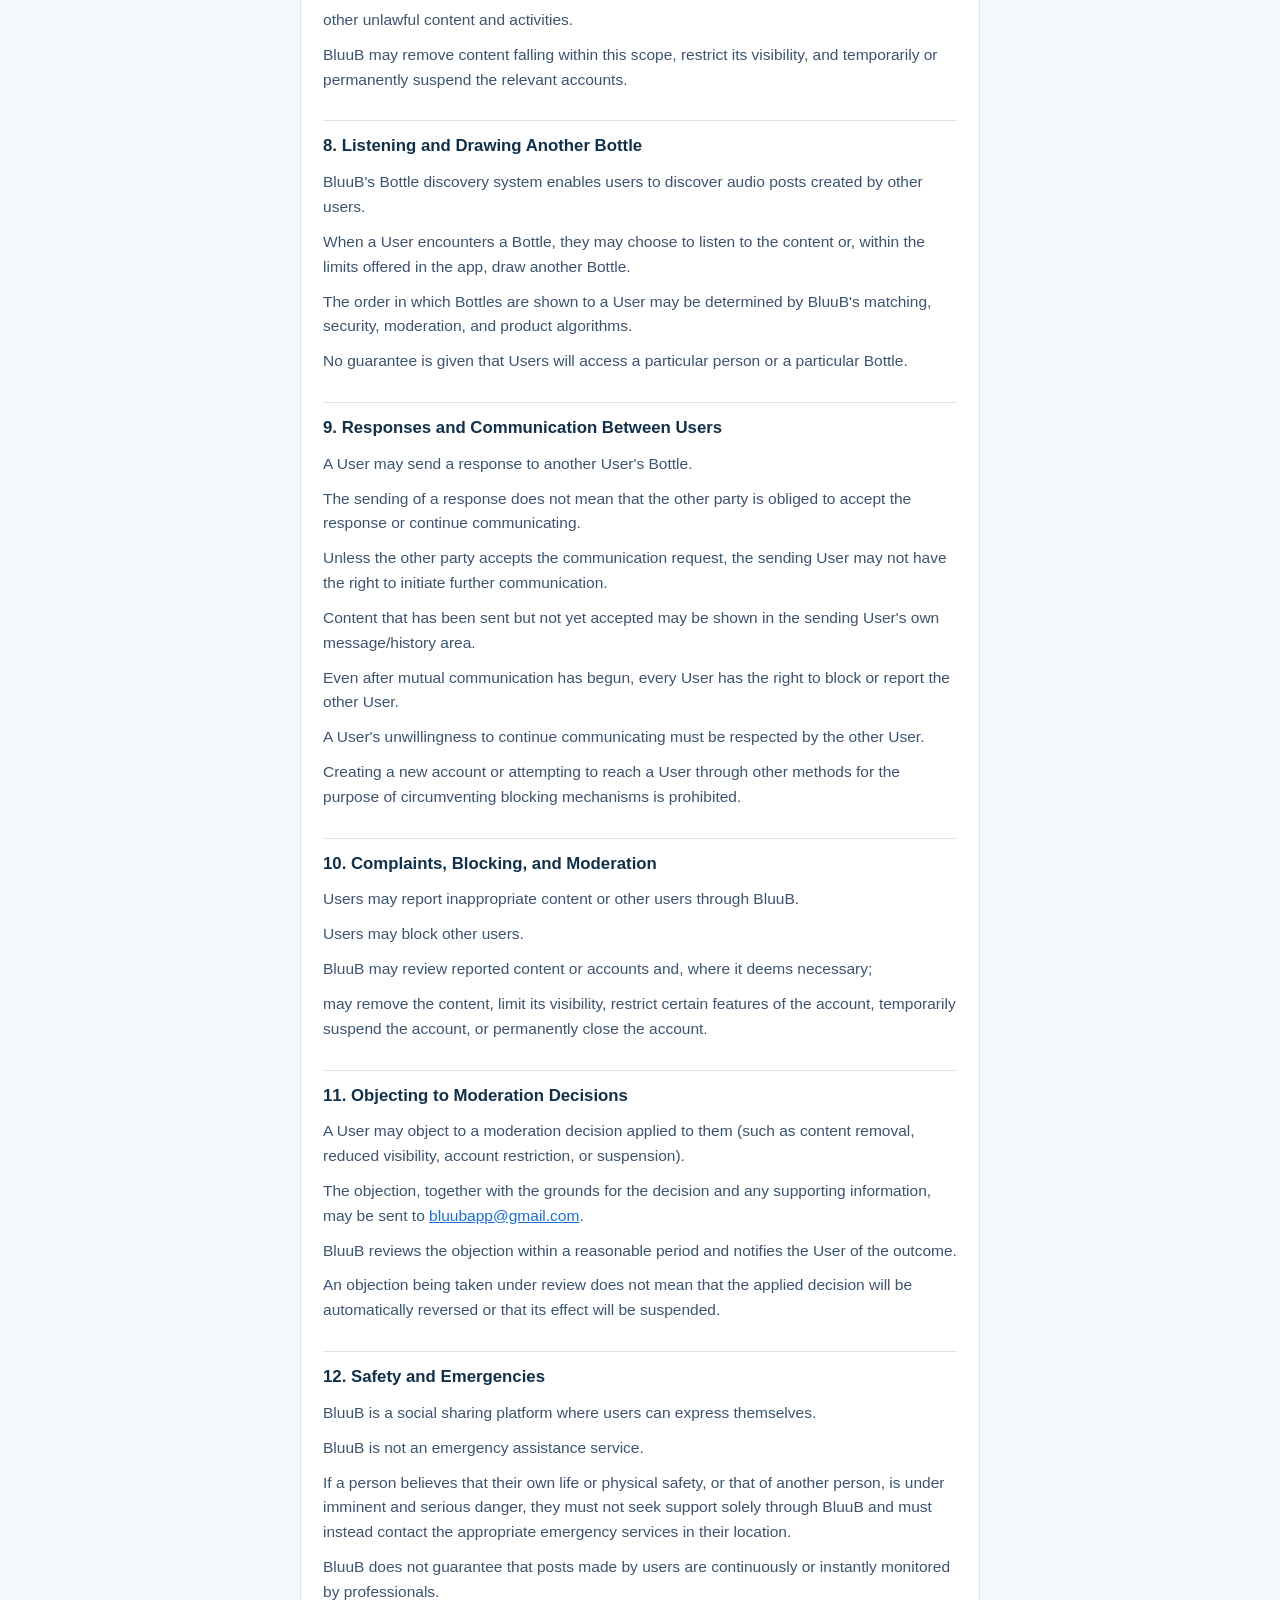
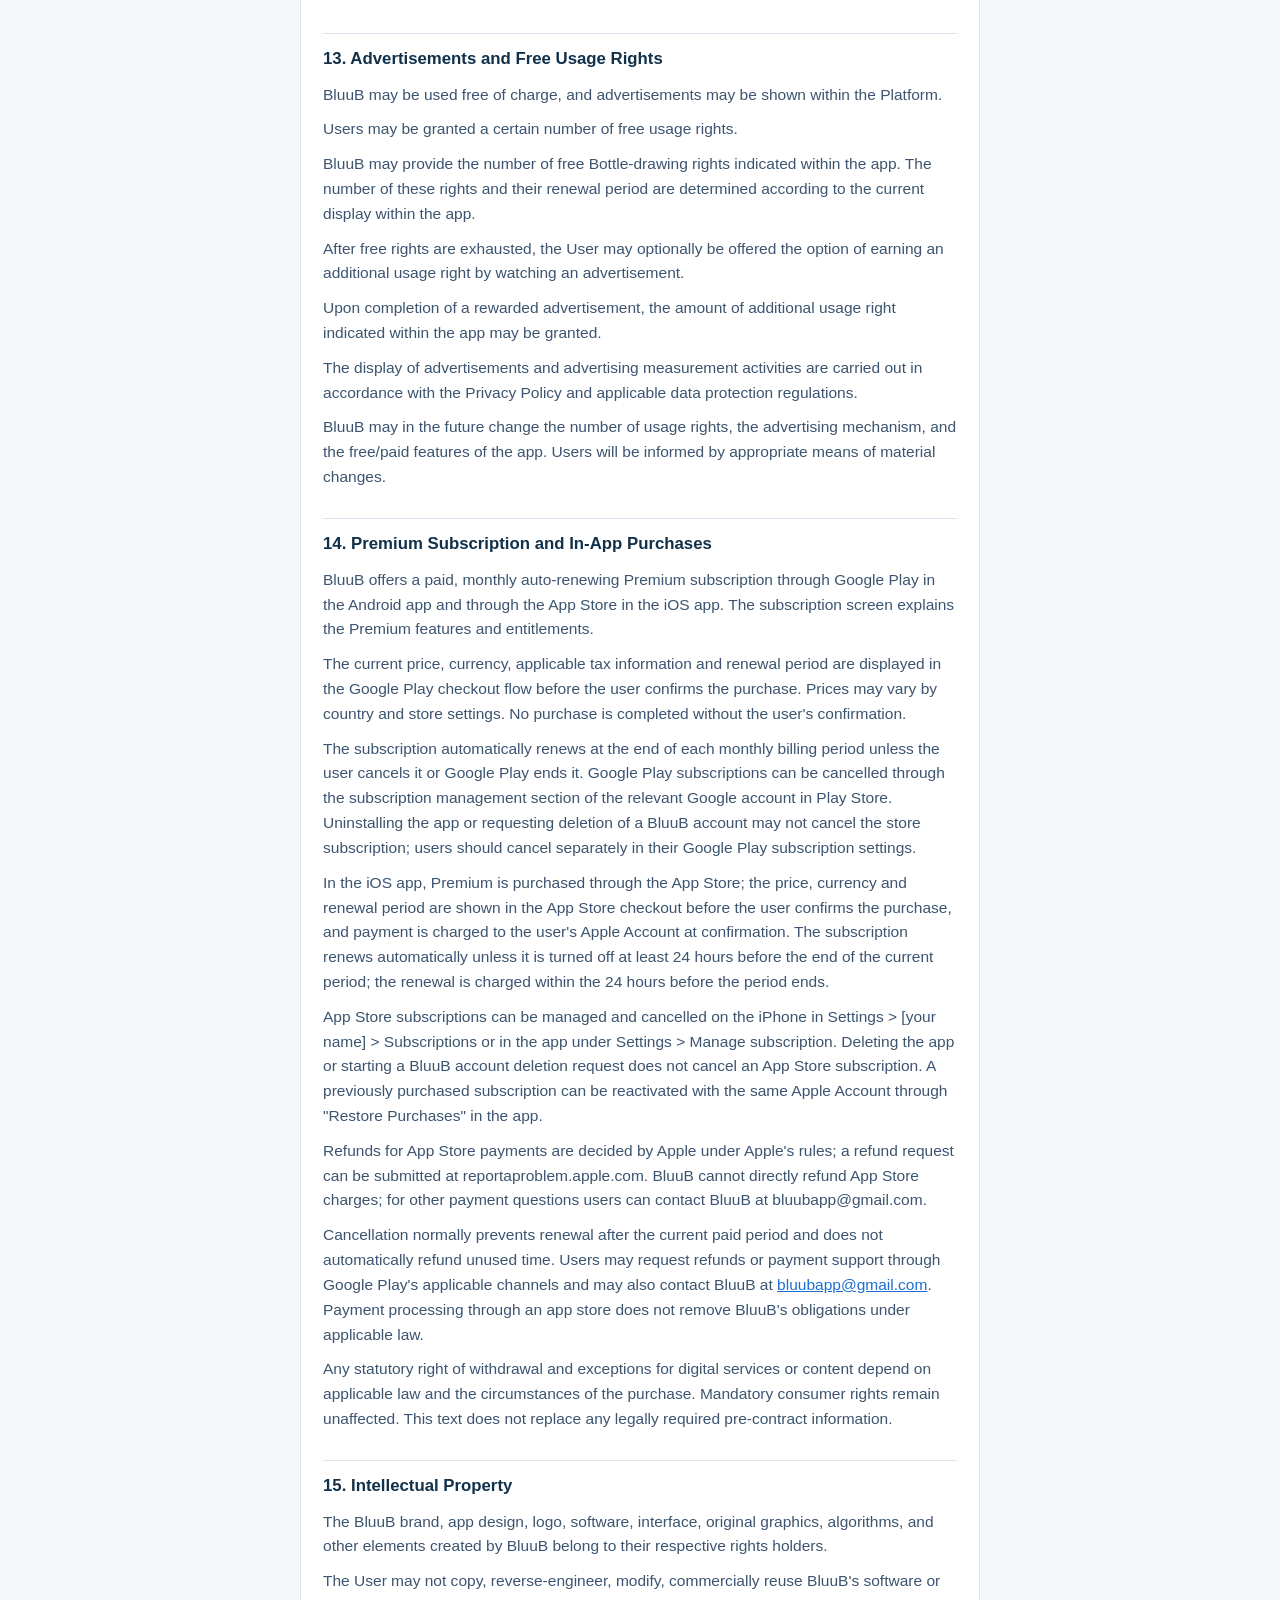
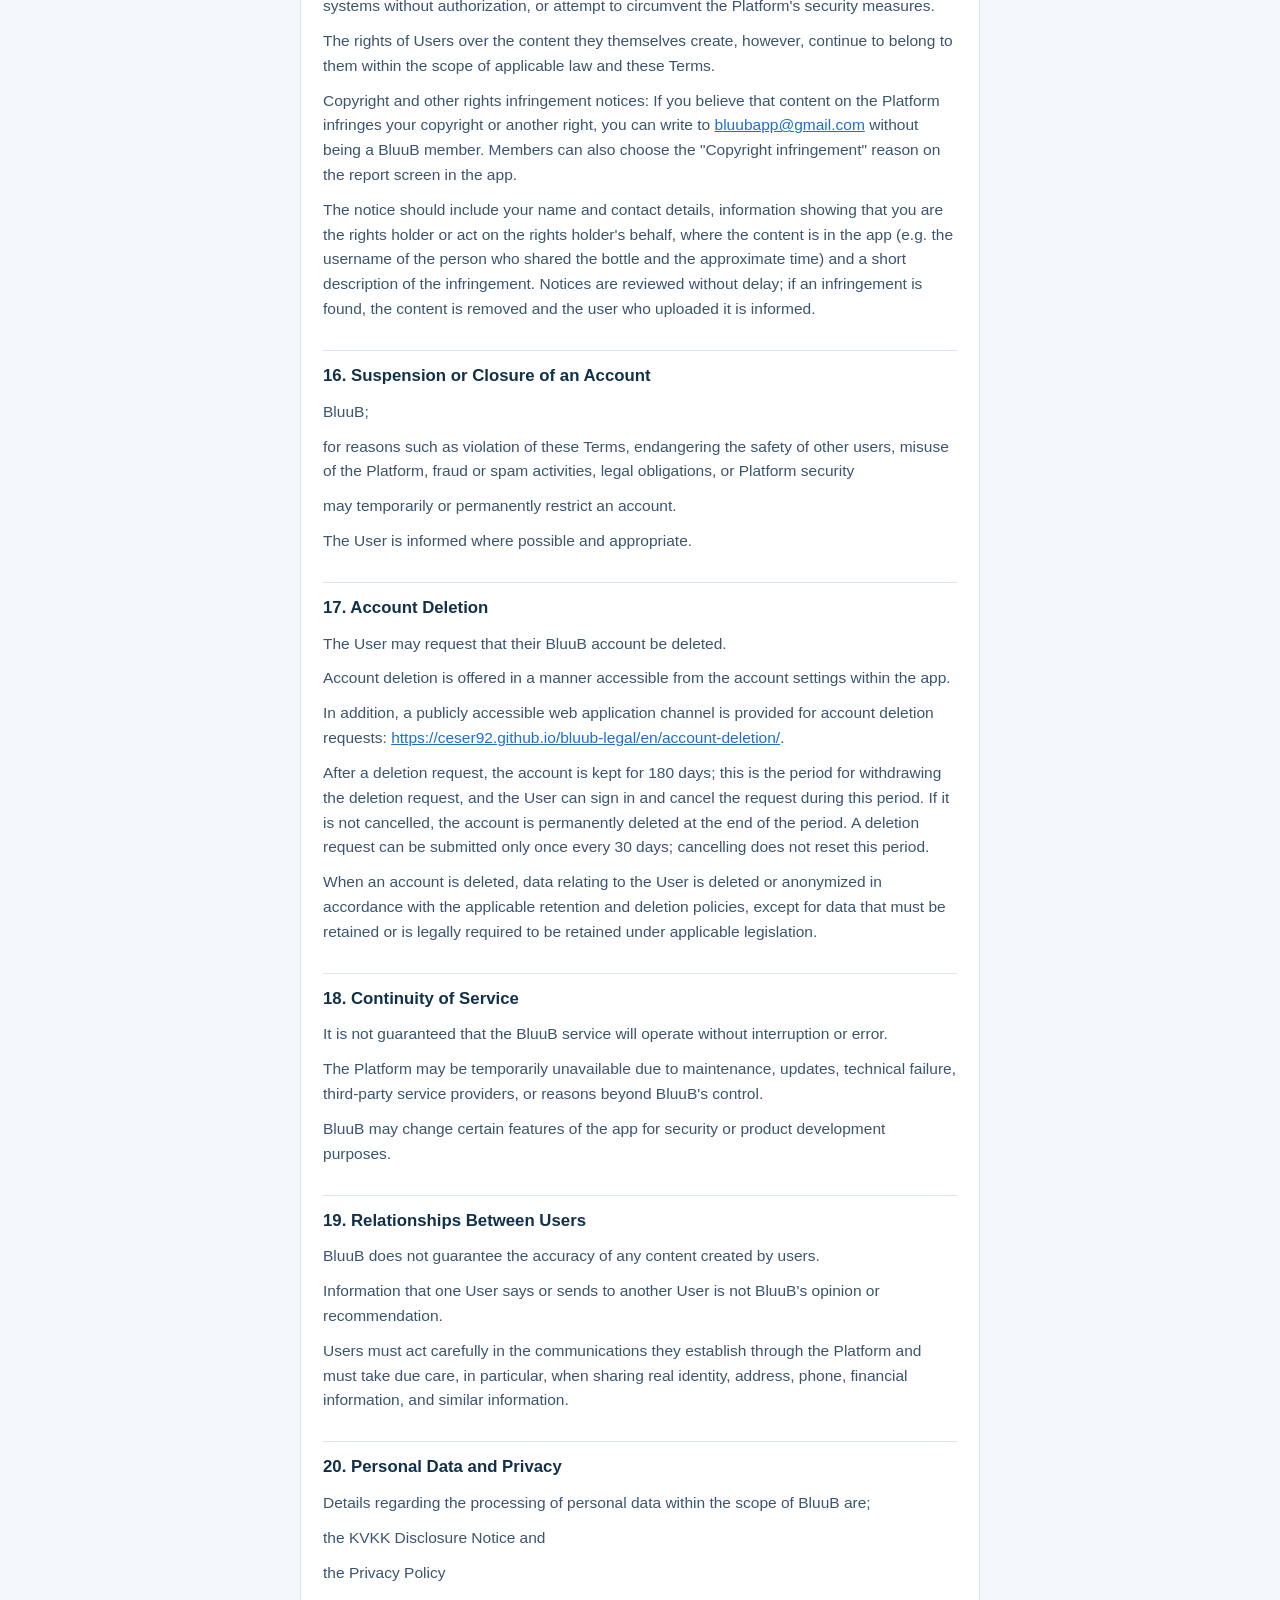
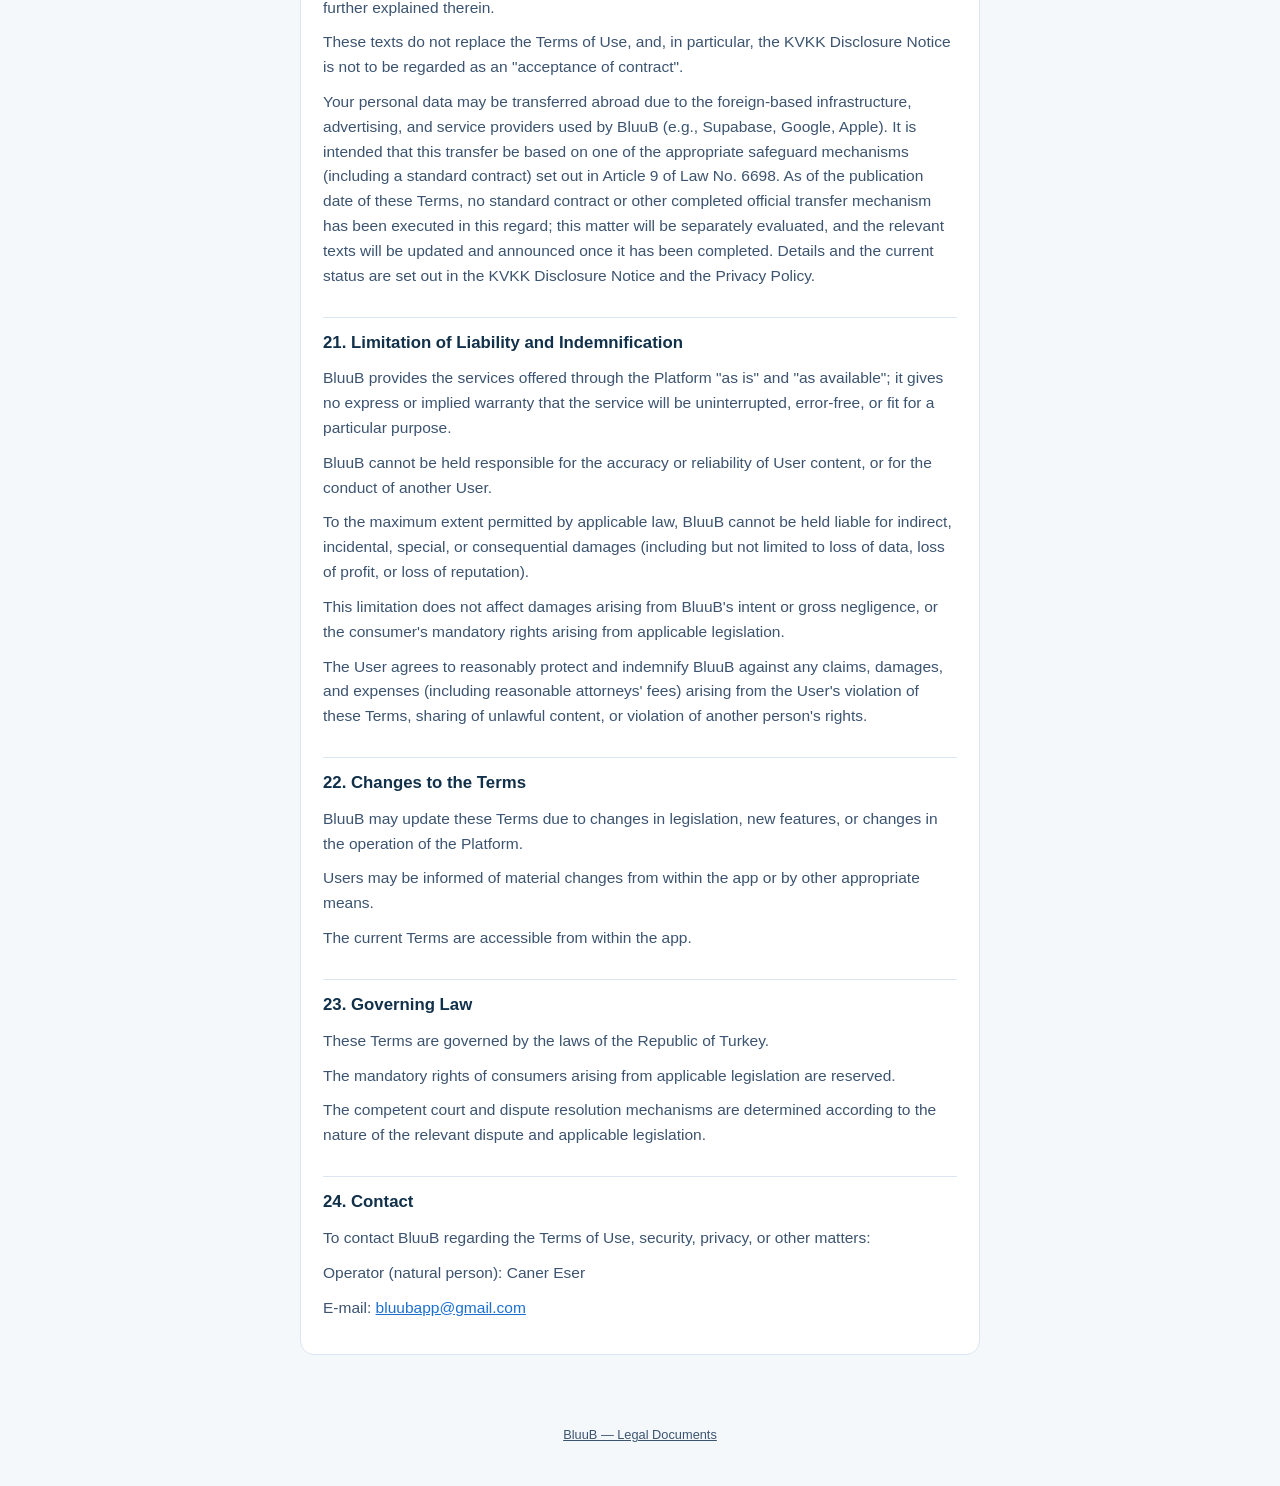
<file: en/terms/index.html>
<!doctype html>
<html lang="en">
<head>
<meta charset="utf-8">
<meta name="viewport" content="width=device-width, initial-scale=1">
<title>Terms of Use — BluuB</title>
<meta name="robots" content="index, follow">
<link rel="stylesheet" href="../../assets/style.css">
<link rel="alternate" hreflang="tr" href="../../terms/">
</head>
<body>
<header class="site-header">
  <div class="brand"><span class="logo-dot"></span><a href="../../en/">BluuB</a>
    <a class="lang-switch" href="../../terms/" lang="tr">Türkçe</a></div>
  <div class="page-title">
    <h1>Terms of Use</h1>
    <div class="meta">Last Updated: 26.11.2026</div>
  </div>
</header>
<main>
<article>
<h2>1. Parties and Scope</h2>
<p>These Terms of Use ("Terms") govern the relationship of use between the people ("User") who use the BluuB mobile application ("BluuB", the "App", or the "Platform") and Caner Eser, who operates BluuB as a natural person (an individual) ("BluuB").</p>
<p>By using BluuB, continuing as a guest, or creating a user account, you represent that you have read and accepted these Terms.</p>
<p>If you do not accept the Terms, you must not use BluuB.</p>
<h2>2. What Is BluuB?</h2>
<p>BluuB is a social sharing platform where users can create audio posts ("Bottles"), discover and listen to other users' posts, respond to these posts under certain conditions, and, upon mutual acceptance, communicate with other users.</p>
<p>BluuB's core purpose is to provide a safe digital environment where people can share their experiences, thoughts, and feelings, and listen to others.</p>
<p>BluuB is not a healthcare institution, a psychological counseling service, a therapy service, an emergency assistance service, or a professional advisory service.</p>
<p>User content on the Platform does not substitute for professional advice in health, psychology, law, finance, or other areas of expertise.</p>
<h2>3. Age Limit</h2>
<p>BluuB may only be used by persons who have reached the age of 18.</p>
<p>The User represents, when creating an account, that they have reached the age of 18.</p>
<p>It is prohibited for a person under the age of 18 to create an account on BluuB, or for a person to use the account of another person who holds an account.</p>
<p>BluuB does not operate a mandatory identity verification (KYC) mechanism during the standard registration process; the age declaration relies on the User's own statement. However, BluuB may, only in exceptional cases it deems necessary, request additional information from the User to verify their age.</p>
<p>If it is determined that an account belongs to a person under the age of 18, that account may be immediately suspended or closed; personal data processed in this context is handled within the framework of applicable law.</p>
<h2>4. Creating an Account</h2>
<p>The User is obliged to provide accurate and up-to-date information when registering with BluuB.</p>
<p>Safeguarding the username (nickname), password, and other information that grants access to the account is the User's responsibility.</p>
<p>The User;</p>
<p>impersonating another person,</p>
<p>misleading,</p>
<p>containing threats or hatred,</p>
<p>carrying sexual or obscene meaning,</p>
<p>violating the rights of others</p>
<p>may not use usernames.</p>
<p>BluuB reserves the right to change usernames it deems necessary, to block their use, or to place the relevant account under review.</p>
<p>In guest usage, certain features can be used without creating an account. A user account may be required for features such as releasing a Bottle, responding, messaging, or permanently retaining history. Guest users are also subject to these Terms and the Community Guidelines.</p>
<h2>5. Anonymity and Identity Privacy</h2>
<p>One of BluuB's core features is that users can share without being required to disclose their real identities to other users.</p>
<p>However, anonymity does not remove the User's legal responsibility.</p>
<p>The User;</p>
<p>must be careful not to share their own phone number, address, e-mail address, national identity number, or other sensitive personal information.</p>
<p>Likewise, sharing another person's personal or private information without that person's consent is prohibited.</p>
<p>BluuB may process account and technical data, for the purpose of operating the app and ensuring security, within the scope of the KVKK Disclosure Notice and Privacy Policy presented to the User.</p>
<h2>6. Bottles and User Content</h2>
<p>Audio recordings, messages, usernames, and other posts created by a user on BluuB are considered "User Content".</p>
<p>The User is solely responsible for the content they create.</p>
<p>The User may only upload content to BluuB that they are authorized to share.</p>
<p>Unlawfully recording or sharing other people's private conversations, audio recordings, or personal information is prohibited.</p>
<p>By uploading content to BluuB, the User does not transfer ownership of the content to BluuB.</p>
<p>However, for the audio and other content they upload, the User grants BluuB a non-exclusive, non-transferable, royalty-free, worldwide licence solely for operating the Platform (storage, technical conversion, transmitting and playing it to other users, moderation and safety review).</p>
<p>This licence is valid for as long as the content remains on the Platform. It ends when the content or the account is deleted, subject to legal retention obligations and to ongoing complaint, moderation or dispute reviews.</p>
<p>BluuB does not use User Content to train artificial intelligence models and does not use it in advertising or promotional materials without the User's separate permission.</p>
<h2>7. Prohibited Content and Conduct</h2>
<p>The following content and conduct are not permitted on BluuB:</p>
<p>threats, harassment, bullying, or blackmail,</p>
<p>hate speech and discrimination,</p>
<p>content involving the sexual abuse of children or sexualizing children,</p>
<p>non-consensual sexual content,</p>
<p>content promoting serious violence,</p>
<p>unauthorized sharing of other people's private information,</p>
<p>fraud or impersonation,</p>
<p>the sale or promotion of illegal products or services,</p>
<p>spam or automated messages,</p>
<p>attempts to breach the Platform's security,</p>
<p>systematically harassing other users,</p>
<p>other unlawful content and activities.</p>
<p>BluuB may remove content falling within this scope, restrict its visibility, and temporarily or permanently suspend the relevant accounts.</p>
<h2>8. Listening and Drawing Another Bottle</h2>
<p>BluuB's Bottle discovery system enables users to discover audio posts created by other users.</p>
<p>When a User encounters a Bottle, they may choose to listen to the content or, within the limits offered in the app, draw another Bottle.</p>
<p>The order in which Bottles are shown to a User may be determined by BluuB's matching, security, moderation, and product algorithms.</p>
<p>No guarantee is given that Users will access a particular person or a particular Bottle.</p>
<h2>9. Responses and Communication Between Users</h2>
<p>A User may send a response to another User's Bottle.</p>
<p>The sending of a response does not mean that the other party is obliged to accept the response or continue communicating.</p>
<p>Unless the other party accepts the communication request, the sending User may not have the right to initiate further communication.</p>
<p>Content that has been sent but not yet accepted may be shown in the sending User's own message/history area.</p>
<p>Even after mutual communication has begun, every User has the right to block or report the other User.</p>
<p>A User's unwillingness to continue communicating must be respected by the other User.</p>
<p>Creating a new account or attempting to reach a User through other methods for the purpose of circumventing blocking mechanisms is prohibited.</p>
<h2>10. Complaints, Blocking, and Moderation</h2>
<p>Users may report inappropriate content or other users through BluuB.</p>
<p>Users may block other users.</p>
<p>BluuB may review reported content or accounts and, where it deems necessary;</p>
<p>may remove the content, limit its visibility, restrict certain features of the account, temporarily suspend the account, or permanently close the account.</p>
<h2>11. Objecting to Moderation Decisions</h2>
<p>A User may object to a moderation decision applied to them (such as content removal, reduced visibility, account restriction, or suspension).</p>
<p>The objection, together with the grounds for the decision and any supporting information, may be sent to <a href="mailto:bluubapp@gmail.com">bluubapp@gmail.com</a>.</p>
<p>BluuB reviews the objection within a reasonable period and notifies the User of the outcome.</p>
<p>An objection being taken under review does not mean that the applied decision will be automatically reversed or that its effect will be suspended.</p>
<h2>12. Safety and Emergencies</h2>
<p>BluuB is a social sharing platform where users can express themselves.</p>
<p>BluuB is not an emergency assistance service.</p>
<p>If a person believes that their own life or physical safety, or that of another person, is under imminent and serious danger, they must not seek support solely through BluuB and must instead contact the appropriate emergency services in their location.</p>
<p>BluuB does not guarantee that posts made by users are continuously or instantly monitored by professionals.</p>
<h2>13. Advertisements and Free Usage Rights</h2>
<p>BluuB may be used free of charge, and advertisements may be shown within the Platform.</p>
<p>Users may be granted a certain number of free usage rights.</p>
<p>BluuB may provide the number of free Bottle-drawing rights indicated within the app. The number of these rights and their renewal period are determined according to the current display within the app.</p>
<p>After free rights are exhausted, the User may optionally be offered the option of earning an additional usage right by watching an advertisement.</p>
<p>Upon completion of a rewarded advertisement, the amount of additional usage right indicated within the app may be granted.</p>
<p>The display of advertisements and advertising measurement activities are carried out in accordance with the Privacy Policy and applicable data protection regulations.</p>
<p>BluuB may in the future change the number of usage rights, the advertising mechanism, and the free/paid features of the app. Users will be informed by appropriate means of material changes.</p>
<h2>14. Premium Subscription and In-App Purchases</h2>
<p>BluuB offers a paid, monthly auto-renewing Premium subscription through Google Play in the Android app and through the App Store in the iOS app. The subscription screen explains the Premium features and entitlements.</p>
<p>The current price, currency, applicable tax information and renewal period are displayed in the Google Play checkout flow before the user confirms the purchase. Prices may vary by country and store settings. No purchase is completed without the user's confirmation.</p>
<p>The subscription automatically renews at the end of each monthly billing period unless the user cancels it or Google Play ends it. Google Play subscriptions can be cancelled through the subscription management section of the relevant Google account in Play Store. Uninstalling the app or requesting deletion of a BluuB account may not cancel the store subscription; users should cancel separately in their Google Play subscription settings.</p>
<p>In the iOS app, Premium is purchased through the App Store; the price, currency and renewal period are shown in the App Store checkout before the user confirms the purchase, and payment is charged to the user's Apple Account at confirmation. The subscription renews automatically unless it is turned off at least 24 hours before the end of the current period; the renewal is charged within the 24 hours before the period ends.</p>
<p>App Store subscriptions can be managed and cancelled on the iPhone in Settings &gt; [your name] &gt; Subscriptions or in the app under Settings &gt; Manage subscription. Deleting the app or starting a BluuB account deletion request does not cancel an App Store subscription. A previously purchased subscription can be reactivated with the same Apple Account through &quot;Restore Purchases&quot; in the app.</p>
<p>Refunds for App Store payments are decided by Apple under Apple's rules; a refund request can be submitted at reportaproblem.apple.com. BluuB cannot directly refund App Store charges; for other payment questions users can contact BluuB at bluubapp@gmail.com.</p>
<p>Cancellation normally prevents renewal after the current paid period and does not automatically refund unused time. Users may request refunds or payment support through Google Play's applicable channels and may also contact BluuB at <a href="mailto:bluubapp@gmail.com">bluubapp@gmail.com</a>. Payment processing through an app store does not remove BluuB's obligations under applicable law.</p>
<p>Any statutory right of withdrawal and exceptions for digital services or content depend on applicable law and the circumstances of the purchase. Mandatory consumer rights remain unaffected. This text does not replace any legally required pre-contract information.</p>
<h2>15. Intellectual Property</h2>
<p>The BluuB brand, app design, logo, software, interface, original graphics, algorithms, and other elements created by BluuB belong to their respective rights holders.</p>
<p>The User may not copy, reverse-engineer, modify, commercially reuse BluuB's software or systems without authorization, or attempt to circumvent the Platform's security measures.</p>
<p>The rights of Users over the content they themselves create, however, continue to belong to them within the scope of applicable law and these Terms.</p>
<p>Copyright and other rights infringement notices: If you believe that content on the Platform infringes your copyright or another right, you can write to <a href="mailto:bluubapp@gmail.com">bluubapp@gmail.com</a> without being a BluuB member. Members can also choose the "Copyright infringement" reason on the report screen in the app.</p>
<p>The notice should include your name and contact details, information showing that you are the rights holder or act on the rights holder's behalf, where the content is in the app (e.g. the username of the person who shared the bottle and the approximate time) and a short description of the infringement. Notices are reviewed without delay; if an infringement is found, the content is removed and the user who uploaded it is informed.</p>
<h2>16. Suspension or Closure of an Account</h2>
<p>BluuB;</p>
<p>for reasons such as violation of these Terms, endangering the safety of other users, misuse of the Platform, fraud or spam activities, legal obligations, or Platform security</p>
<p>may temporarily or permanently restrict an account.</p>
<p>The User is informed where possible and appropriate.</p>
<h2>17. Account Deletion</h2>
<p>The User may request that their BluuB account be deleted.</p>
<p>Account deletion is offered in a manner accessible from the account settings within the app.</p>
<p>In addition, a publicly accessible web application channel is provided for account deletion requests: <a href="https://ceser92.github.io/bluub-legal/en/account-deletion/">https://ceser92.github.io/bluub-legal/en/account-deletion/</a>.</p>
<p>After a deletion request, the account is kept for 180 days; this is the period for withdrawing the deletion request, and the User can sign in and cancel the request during this period. If it is not cancelled, the account is permanently deleted at the end of the period. A deletion request can be submitted only once every 30 days; cancelling does not reset this period.</p>
<p>When an account is deleted, data relating to the User is deleted or anonymized in accordance with the applicable retention and deletion policies, except for data that must be retained or is legally required to be retained under applicable legislation.</p>
<h2>18. Continuity of Service</h2>
<p>It is not guaranteed that the BluuB service will operate without interruption or error.</p>
<p>The Platform may be temporarily unavailable due to maintenance, updates, technical failure, third-party service providers, or reasons beyond BluuB's control.</p>
<p>BluuB may change certain features of the app for security or product development purposes.</p>
<h2>19. Relationships Between Users</h2>
<p>BluuB does not guarantee the accuracy of any content created by users.</p>
<p>Information that one User says or sends to another User is not BluuB's opinion or recommendation.</p>
<p>Users must act carefully in the communications they establish through the Platform and must take due care, in particular, when sharing real identity, address, phone, financial information, and similar information.</p>
<h2>20. Personal Data and Privacy</h2>
<p>Details regarding the processing of personal data within the scope of BluuB are;</p>
<p>the KVKK Disclosure Notice and</p>
<p>the Privacy Policy</p>
<p>further explained therein.</p>
<p>These texts do not replace the Terms of Use, and, in particular, the KVKK Disclosure Notice is not to be regarded as an "acceptance of contract".</p>
<p>Your personal data may be transferred abroad due to the foreign-based infrastructure, advertising, and service providers used by BluuB (e.g., Supabase, Google, Apple). It is intended that this transfer be based on one of the appropriate safeguard mechanisms (including a standard contract) set out in Article 9 of Law No. 6698. As of the publication date of these Terms, no standard contract or other completed official transfer mechanism has been executed in this regard; this matter will be separately evaluated, and the relevant texts will be updated and announced once it has been completed. Details and the current status are set out in the KVKK Disclosure Notice and the Privacy Policy.</p>
<h2>21. Limitation of Liability and Indemnification</h2>
<p>BluuB provides the services offered through the Platform "as is" and "as available"; it gives no express or implied warranty that the service will be uninterrupted, error-free, or fit for a particular purpose.</p>
<p>BluuB cannot be held responsible for the accuracy or reliability of User content, or for the conduct of another User.</p>
<p>To the maximum extent permitted by applicable law, BluuB cannot be held liable for indirect, incidental, special, or consequential damages (including but not limited to loss of data, loss of profit, or loss of reputation).</p>
<p>This limitation does not affect damages arising from BluuB's intent or gross negligence, or the consumer's mandatory rights arising from applicable legislation.</p>
<p>The User agrees to reasonably protect and indemnify BluuB against any claims, damages, and expenses (including reasonable attorneys' fees) arising from the User's violation of these Terms, sharing of unlawful content, or violation of another person's rights.</p>
<h2>22. Changes to the Terms</h2>
<p>BluuB may update these Terms due to changes in legislation, new features, or changes in the operation of the Platform.</p>
<p>Users may be informed of material changes from within the app or by other appropriate means.</p>
<p>The current Terms are accessible from within the app.</p>
<h2>23. Governing Law</h2>
<p>These Terms are governed by the laws of the Republic of Turkey.</p>
<p>The mandatory rights of consumers arising from applicable legislation are reserved.</p>
<p>The competent court and dispute resolution mechanisms are determined according to the nature of the relevant dispute and applicable legislation.</p>
<h2>24. Contact</h2>
<p>To contact BluuB regarding the Terms of Use, security, privacy, or other matters:</p>
<p>Operator (natural person): Caner Eser</p>
<p>E-mail: <a href="mailto:bluubapp@gmail.com">bluubapp@gmail.com</a></p>
</article>
</main>
<footer class="site-footer">
  <a href="../../en/">BluuB — Legal Documents</a>
</footer>
</body>
</html>
</file>
<file: assets/style.css>
:root {
  --sky-night: #0A1128;
  --sky-dusk: #2A3A63;
  --sea-deep: #071B2E;
  --sea-mid: #11304A;
  --accent: #3AA8FF;
  --accent-deep: #1C6FD1;
  --foam: #F3F7F6;
  --ink: #10233a;
  --ink-soft: #3c5470;
  --paper: #ffffff;
  --paper-soft: #f4f8fb;
  --border: #dbe6f0;
  --max-width: 720px;
}

* { box-sizing: border-box; }

html { -webkit-text-size-adjust: 100%; }

body {
  margin: 0;
  font-family: -apple-system, BlinkMacSystemFont, "Segoe UI", Roboto, Helvetica, Arial, sans-serif;
  background: var(--paper-soft);
  color: var(--ink);
  line-height: 1.6;
}

header.site-header {
  background: linear-gradient(135deg, var(--sky-night), var(--sea-mid));
  color: var(--foam);
  padding: 28px 20px 24px;
}

.brand {
  display: flex;
  align-items: center;
  gap: 10px;
  max-width: var(--max-width);
  margin: 0 auto;
}

.brand .logo-dot {
  width: 12px;
  height: 12px;
  border-radius: 50%;
  background: var(--accent);
  box-shadow: 0 0 12px 2px rgba(58, 168, 255, 0.7);
  flex-shrink: 0;
}

.brand a {
  color: var(--foam);
  text-decoration: none;
  font-size: 1.3rem;
  font-weight: 700;
  letter-spacing: 0.02em;
}

.page-title {
  max-width: var(--max-width);
  margin: 14px auto 0;
}

.page-title h1 {
  margin: 0;
  font-size: 1.5rem;
  font-weight: 700;
  color: var(--foam);
}

.page-title .meta {
  margin-top: 6px;
  font-size: 0.85rem;
  color: rgba(243, 247, 246, 0.7);
}

main {
  max-width: var(--max-width);
  margin: 0 auto;
  padding: 24px 20px 60px;
}

article {
  background: var(--paper);
  border: 1px solid var(--border);
  border-radius: 14px;
  padding: 24px 22px;
}

article h2 {
  font-size: 1.05rem;
  color: var(--sea-mid);
  margin: 28px 0 10px;
  padding-top: 12px;
  border-top: 1px solid var(--border);
}

article h2:first-child {
  margin-top: 0;
  padding-top: 0;
  border-top: none;
}

article p {
  margin: 0 0 10px;
  font-size: 0.97rem;
  color: var(--ink-soft);
}

article a {
  color: var(--accent-deep);
  word-break: break-word;
}

.index-list {
  list-style: none;
  margin: 0;
  padding: 0;
  display: flex;
  flex-direction: column;
  gap: 10px;
}

.index-list a {
  display: block;
  background: var(--paper);
  border: 1px solid var(--border);
  border-radius: 12px;
  padding: 16px 18px;
  text-decoration: none;
  color: var(--ink);
  font-weight: 600;
  font-size: 0.98rem;
}

.index-list a:hover { border-color: var(--accent); }

.index-list .desc {
  display: block;
  font-weight: 400;
  font-size: 0.85rem;
  color: var(--ink-soft);
  margin-top: 4px;
}

.cta {
  display: inline-block;
  margin-top: 6px;
  background: linear-gradient(135deg, var(--accent), var(--accent-deep));
  color: #fff;
  text-decoration: none;
  font-weight: 700;
  padding: 13px 22px;
  border-radius: 999px;
  font-size: 0.95rem;
}

.callout {
  background: var(--paper-soft);
  border: 1px solid var(--border);
  border-left: 4px solid var(--accent);
  border-radius: 10px;
  padding: 14px 16px;
  margin: 0 0 16px;
  font-size: 0.92rem;
  color: var(--ink-soft);
}

footer.site-footer {
  max-width: var(--max-width);
  margin: 0 auto;
  padding: 10px 20px 40px;
  font-size: 0.8rem;
  color: var(--ink-soft);
  text-align: center;
}

footer.site-footer a { color: var(--ink-soft); }

@media (prefers-color-scheme: dark) {
  :root {
    --paper: #101c2c;
    --paper-soft: #0a1420;
    --ink: #eef4fa;
    --ink-soft: #b7c6d8;
    --border: #223550;
  }
  article h2 { color: #9fd0ff; }
}

/* TR/EN dil bağlantısı (tools/build.py) */
.lang-switch {
  margin-left: 14px;
  font-size: 13px;
  font-weight: 500;
  opacity: 0.85;
}
</file>
